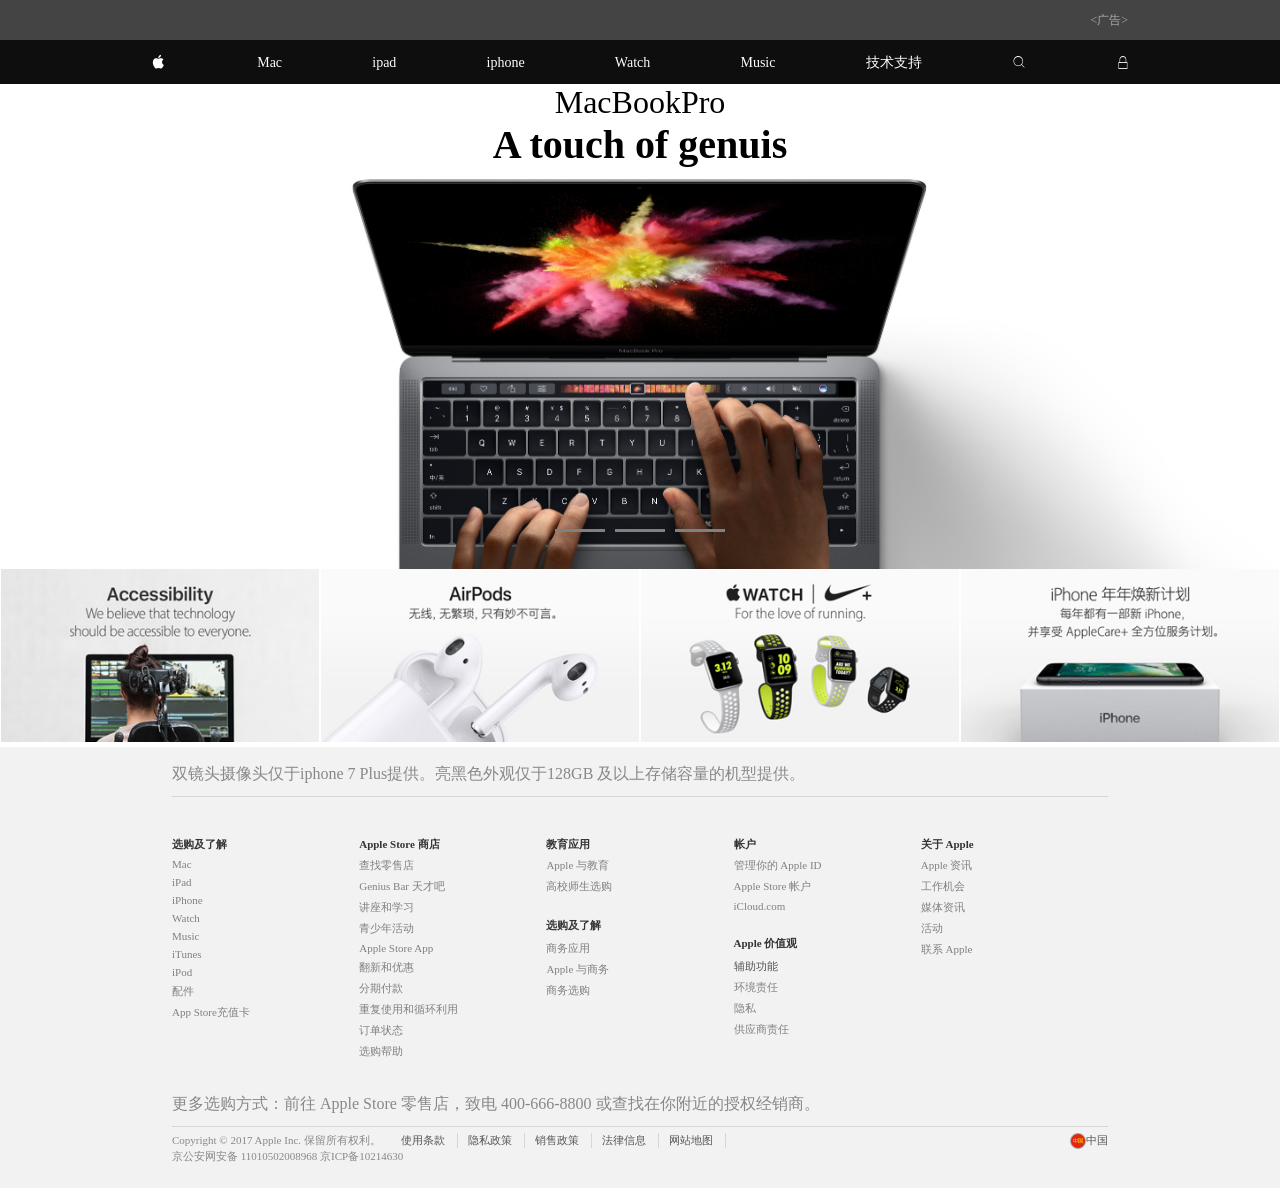
<file: apple/index.html>
<!DOCTYPE html>
<html lang="en">
    <head>
        <meta charset="utf-8">
        <link rel="stylesheet" type="text/css" href="css/base.css">
        <link rel="stylesheet" type="text/css" href="css/main.css">
        <link rel="stylesheet" href="css/iconfont.css">
    </head>
    <body>
    
	<header>
	     	<div class="header-top">
	     	   <main>
	     		  <div> <广告> </div>
	     	   </main>
	     	</div>
	     	<!-- 广告结束 -->
	     	<!-- 导航开始 -->
	     	<nav >
	     	  <div class="nav-main">
	     	  	 <ul class="max-nav">
	     	  	  	<li class="iconfont"><a href="">&#xe600;</a></li>
	     	  	  	<li><a href="">Mac</a></li>
	     	  	  	<li><a href="">ipad</a></li>
	     	  	  	<li><a href="">iphone</a></li>
	     	  	  	<li><a href="">Watch</a></li>
	     	  	  	<li><a href="">Music</a></li>
	     	  	  	<li><a href="">技术支持</a></li>
	     	  	  	<li class="iconfont"><a href="">&#xe624;</a></li>
	     	  	  	<li class="iconfont"><a href="">&#xe7cb;</a></li>
	     	  	  </ul>
	              <ul class="min-nav">
	     	  	  	<li class="iconfont"><a href="">&#xe619;</a></li>
	     	  	  	<li class="iconfont "><a href="">&#xe600;</a></li>
	     	  	  	<li class="iconfont"><a href="">&#xe7cb;</a></li>
	     	  	  </ul>
	     	  </div>	
	     	</nav>
	</header>
     	<!-- banner开始 -->	
		<div class="banner">
     		<div class="banner-main">
     			<a href="" class="a1">
     				<div class="iphone">MacBookPro</div>
     				<div class="touchzi">A touch of genuis</div>
     				<div class="lunbo"></div>
     				<div class="lunbo lunbozuo"></div>
     				<div class="lunbo lunboyou"></div>
     			</a>
     			<a href="">
	     			<div class="banner-btn1">
	     				<div class="banner-left"> < </div>
	     			</div>
     		    </a>
     		    <a href="">
	     			<div class="banner-btn2"> 
	     				<div class="banner-right"> > </div>
	     			 </div>
     			</a>
     		</div>    		
     	</div>
<!-- banner结束 -->
<!-- tuwen开始-->
  <div class="tuwen">
  	 <ul class="max-tuwen">
  	 	<li>
  	 		<a href=""><img src="img/accessibility_large.jpg"></a>
  	 	</li>
  	 	<li>
  	 		<a href=""><img src="img/airpods_large.jpg"></a>
  	 	</li>
  	 	<li>
  	 		<a href=""><img src="img/nike_watch_large.jpg"></a>
  	 	</li>
  	 	<li>
  	 		<a href=""><img src="img/iphone_upgrade_large.jpg"></a>
  	 	</li>
  	 </ul>
  	 <ul class="zhong-tuwen">
  	 	<li>
  	 		<a href=""><img src="img/accessibility_medium.jpg"></a>
  	 	</li>
  	 	<li>
  	 		<a href=""><img src="img/airpods_medium.jpg"></a>
  	 	</li>
  	 	<li>
  	 		<a href=""><img src="img/nike_watch_medium.jpg"></a>
  	 	</li>
  	 	<li>
  	 		<a href=""><img src="img/iphone_upgrade_medium.jpg"></a>
  	 	</li>
  	 </ul>
  	 <ul class="min-tuwen">
  	 	<li>
  	 		<a href=""><img src="img/accessibility_small.jpg"></a>
  	 	</li>
  	 	<li>
  	 		<a href=""><img src="img/airpods_small.jpg"></a>
  	 	</li>
  	 	<li>
  	 		<a href=""><img src="img/nike_watch_small.jpg"></a>
  	 	</li>
  	 	<li>
  	 		<a href=""><img src="img/iphone_upgrade_small.jpg"></a>
  	 	</li>
  	 </ul>
  </div>
<!-- 大底开始  -->
<footer class="zhengchangf">
  <div class="footer-main">
  	<div class="footer-top">
  		<div class="footer-topzi">双镜头摄像头仅于iphone 7 Plus提供。亮黑色外观仅于128GB 及以上存储容量的机型提供。</div>
  	</div>
  	<div class="footer-main1">
  		<div class="mainkuang">
  			<h6>选购及了解</h6>
  			<ul>
  				<li><a href="">Mac</a></li>
  				<li><a href="">iPad</a></li>
  				<li><a href="">iPhone</a></li>
  				<li><a href="">Watch</a></li>
  				<li><a href="">Music</a></li>
  				<li><a href="">iTunes</a></li>
  				<li><a href="">iPod</a></li>
  				<li><a href="">配件</a></li>
  				<li><a href="">App Store充值卡</a></li>
  			</ul>
  		</div>
  		<div class="mainkuang">
  			<h6>Apple Store 商店</h6>
  			<ul>
  				<li><a href="">查找零售店</a></li>
  				<li><a href="">Genius Bar 天才吧</a></li>
  				<li><a href="">讲座和学习</a></li>
  				<li><a href="">青少年活动</a></li>
  				<li><a href="">Apple Store App</a></li>
  				<li><a href="">翻新和优惠</a></li>
  				<li><a href="">分期付款</a></li>
  				<li><a href="">重复使用和循环利用</a></li>
  				<li><a href="">订单状态</a></li>
  				<li><a href="">选购帮助</a></li>
  			</ul>
  		</div>
  		<div class="mainkuang">
  			<h6>教育应用</h6>
  			<ul>
  				<li><a href="">Apple 与教育</a></li>
  				<li><a href="">高校师生选购</a></li>
  				<br>
  			<h6>选购及了解</h6>
  				<li style="margin-top: 23px;"><a href="">商务应用</a></li>
  				<li><a href="">Apple 与商务</a></li>
  				<li><a href="">商务选购</a></li>
  			</ul>
  		</div>
  		<div class="mainkuang">
  			<h6>帐户</h6>
  			<ul>
  				<li><a href="">管理你的 Apple ID</a></li>
  				<li><a href="">Apple Store 帐户</a></li>
  				<li><a href="">iCloud.com</a></li>
  				<br>
  			<h6> Apple 价值观</h6>
  				<li style="margin-top: 23px;">辅助功能 </li>
  				<li><a href=""> 环境责任</a></li>
  				<li><a href=""> 隐私</a></li>
  				<li><a href="">供应商责任</a></li>
  			</ul>
  		</div>
  		<div class="mainkuang" >
  			<h6>关于 Apple</h6>
  			<ul>
  				<li><a href="">Apple 资讯</a></li>
  				<li><a href="">工作机会</a></li>
  				<li><a href="">媒体资讯</a></li>
  				<li><a href="">活动</a></li>
  				<li><a href="">联系 Apple</a></li>
  			</ul>
  		</div>
  	</div>
  	<div class="footer-xia">
  		<div class="footer-xiazi">更多选购方式：前往 Apple Store 零售店，致电 400-666-8800 或查找在你附近的授权经销商。</div>
  	</div>
  	<div class="footer-top1">
  		<div class="quanli">
  			<div class="quanlizi">Copyright © 2017 Apple Inc. 保留所有权利。</div>
  		</div>
  		<div class="yinsi">
  		  <a href="" class="yinsizi">使用条款</a>   
  			<a href="" class="yinsizi">隐私政策</a>
  			<a href="" class="yinsizi"> 销售政策</a>
  			<a href="" class="yinsizi"> 法律信息</a>
  			<a href="" class="yinsizi"> 网站地图</a>
  		</div>
  		<div class="zhongguo">
  			<img src="img/china.png">
  			<div class="zhongguozi">中国</div>
  		</div>

    </div>
  		<div class="zuihou">
        <div class="zuihouzi">京公安网安备 11010502008968 京ICP备10214630</div>
      </div>
    
  	</div>
    <div style="width: 100%;height: 20px;"></div>
  </footer>
<!-- 大底结束  -->
<!-- 小底开始 -->
  <div class="min-footer">
  	 <div class="min-footer-top">
  		<div class="min-footer-topzi">双镜头摄像头仅于iphone 7 Plus提供。亮黑色外观仅于128GB 及以上存储容量的机型提供。</div>
  	</div>
  	<div class="xuangou">
  		<div class="xuangouzi">选购及了解</div>
  		<div class="jiahao"> + </div>
  	</div>
  	<div class="xuangou">
  		<div class="xuangouzi">Apple Store 商店</div>
  		<div class="jiahao"> + </div>
  	</div>
  	<div class="xuangou">
  		<div class="xuangouzi">教育应用</div>
  		<div class="jiahao"> + </div>
  	</div>
  	<div class="xuangou">
  		<div class="xuangouzi">选购及了解</div>
  		<div class="jiahao"> + </div>
  	</div>
  	<div class="xuangou">
  		<div class="xuangouzi">Apple 价值观</div>
  		<div class="jiahao"> + </div>
  	</div>
  	<div class="xuangou">
  		<div class="xuangouzi">账户</div>
  		<div class="jiahao"> + </div>
  	</div>
  	<div class="xuangou">
  		<div class="xuangouzi">关于Store</div>
  		<div class="jiahao"> + </div>
  	</div>
  	<div class="min-footer-xia">
  		<div class="min-footer-xiazi">更多选购方式：前往 Apple Store 零售店，致电 400-666-8800 或查找在你附近的授权经销商。</div>
  	</div>
  	<div class="zhongguoxia">
  			<img src="img/china.png">
  			<div class="zhongguozixia">中国</div>
  	</div>
    <div class="quanlixia">
  			<div class="quanlizixia">Copyright © 2017 Apple Inc. 保留所有权利。</div>
  		</div>
  	<div class="yinsixia">
  		    <a href="" class="yinsizixia">使用条款</a>   
  			<a href="" class="yinsizixia">隐私政策</a>
  			<a href="" class="yinsizixia"> 销售政策</a>
  			<a href="" class="yinsizixia"> 法律信息</a>
  			<a href="" class="yinsizixia"> 网站地图</a>
  	</div>
  	<div class="zuihouxia">
  			<div class="zuihouzixia">京公安网安备 11010502008968 京ICP备10214630</div>
  		</div>
  </div>
    </body>
</html>
</file>
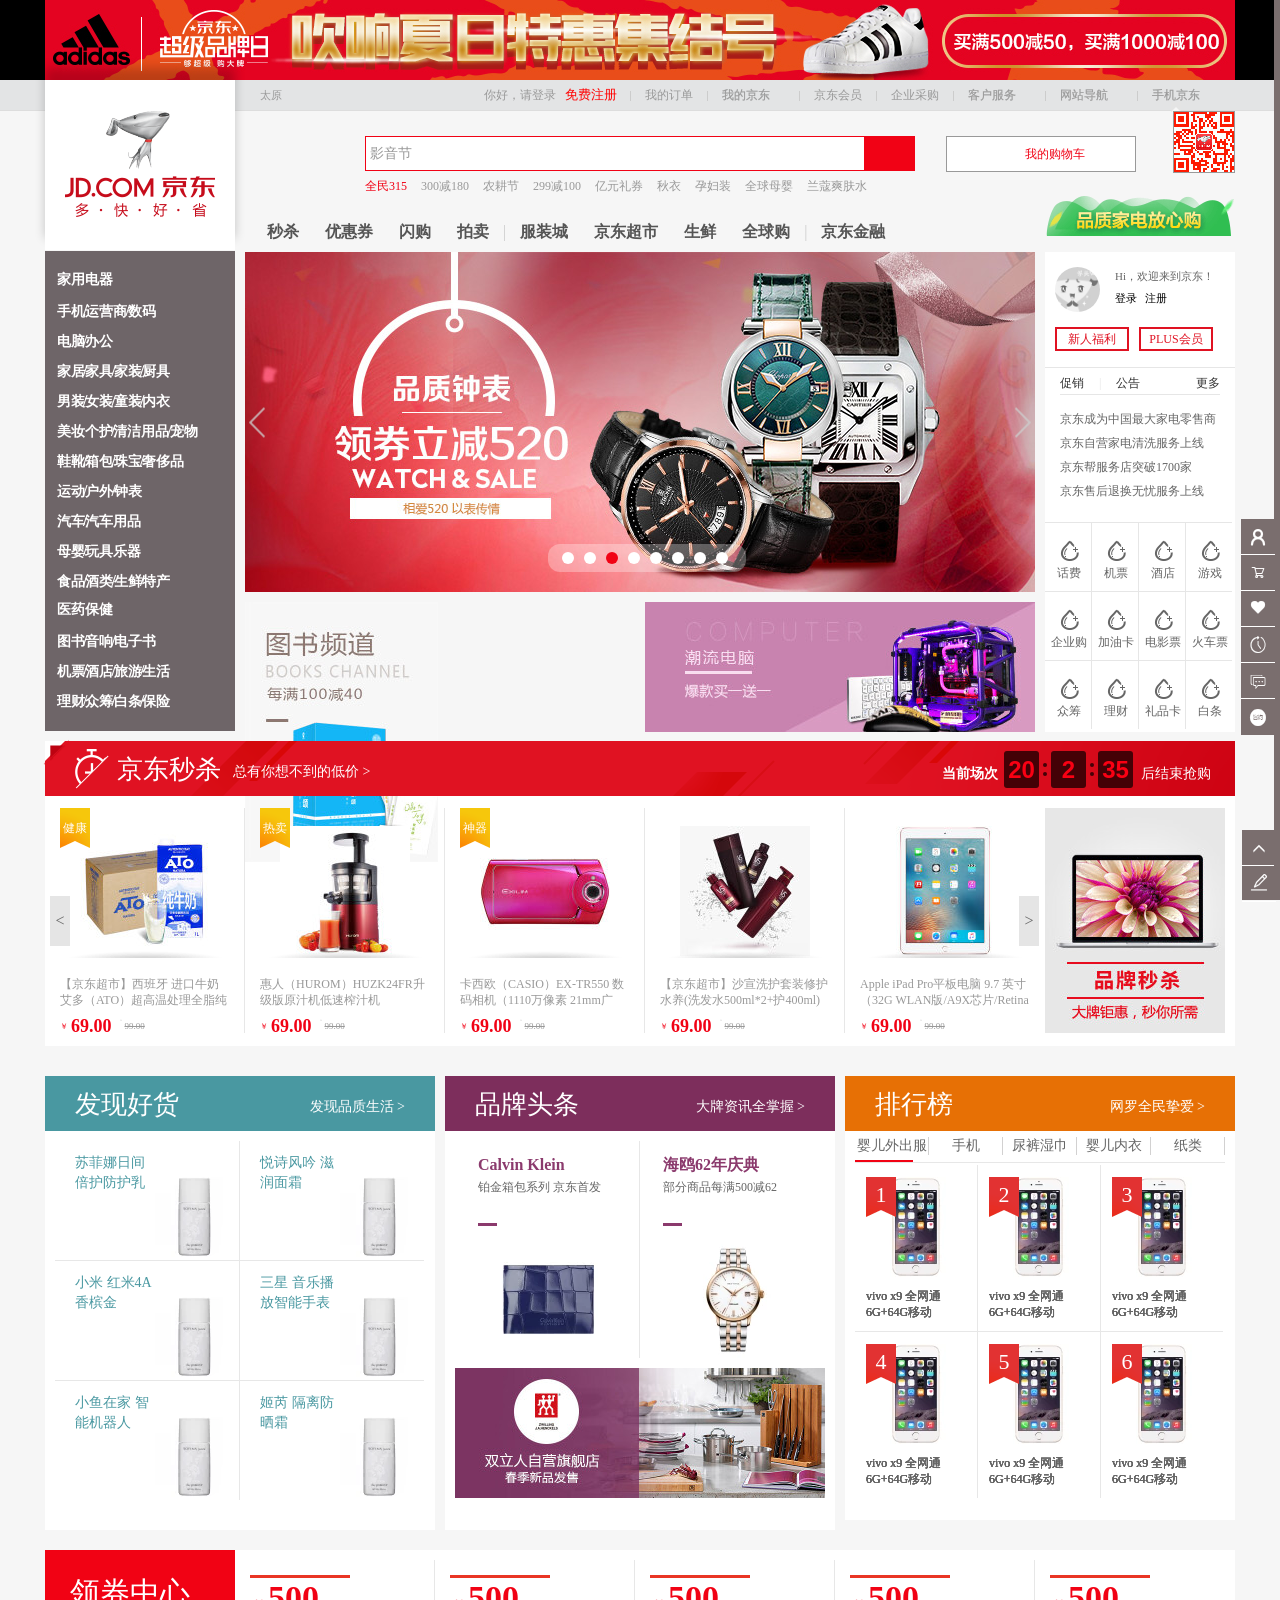
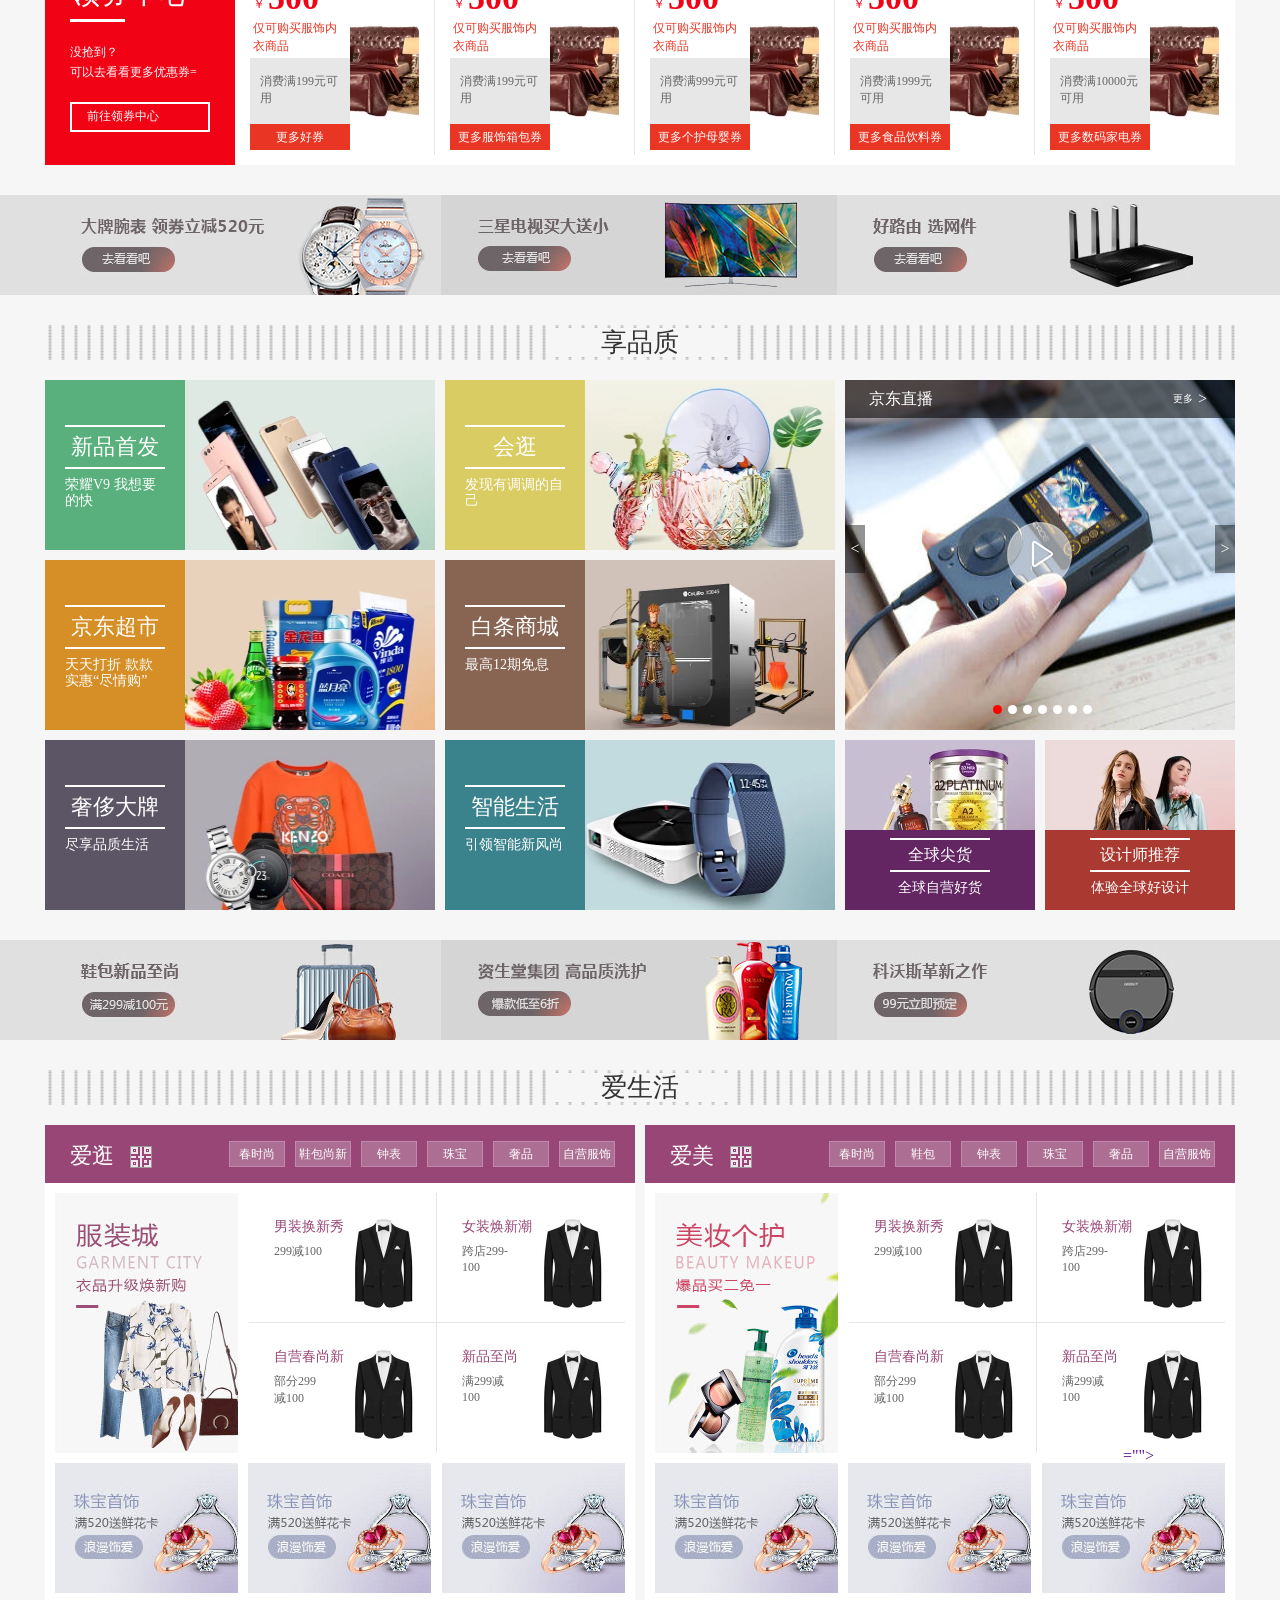
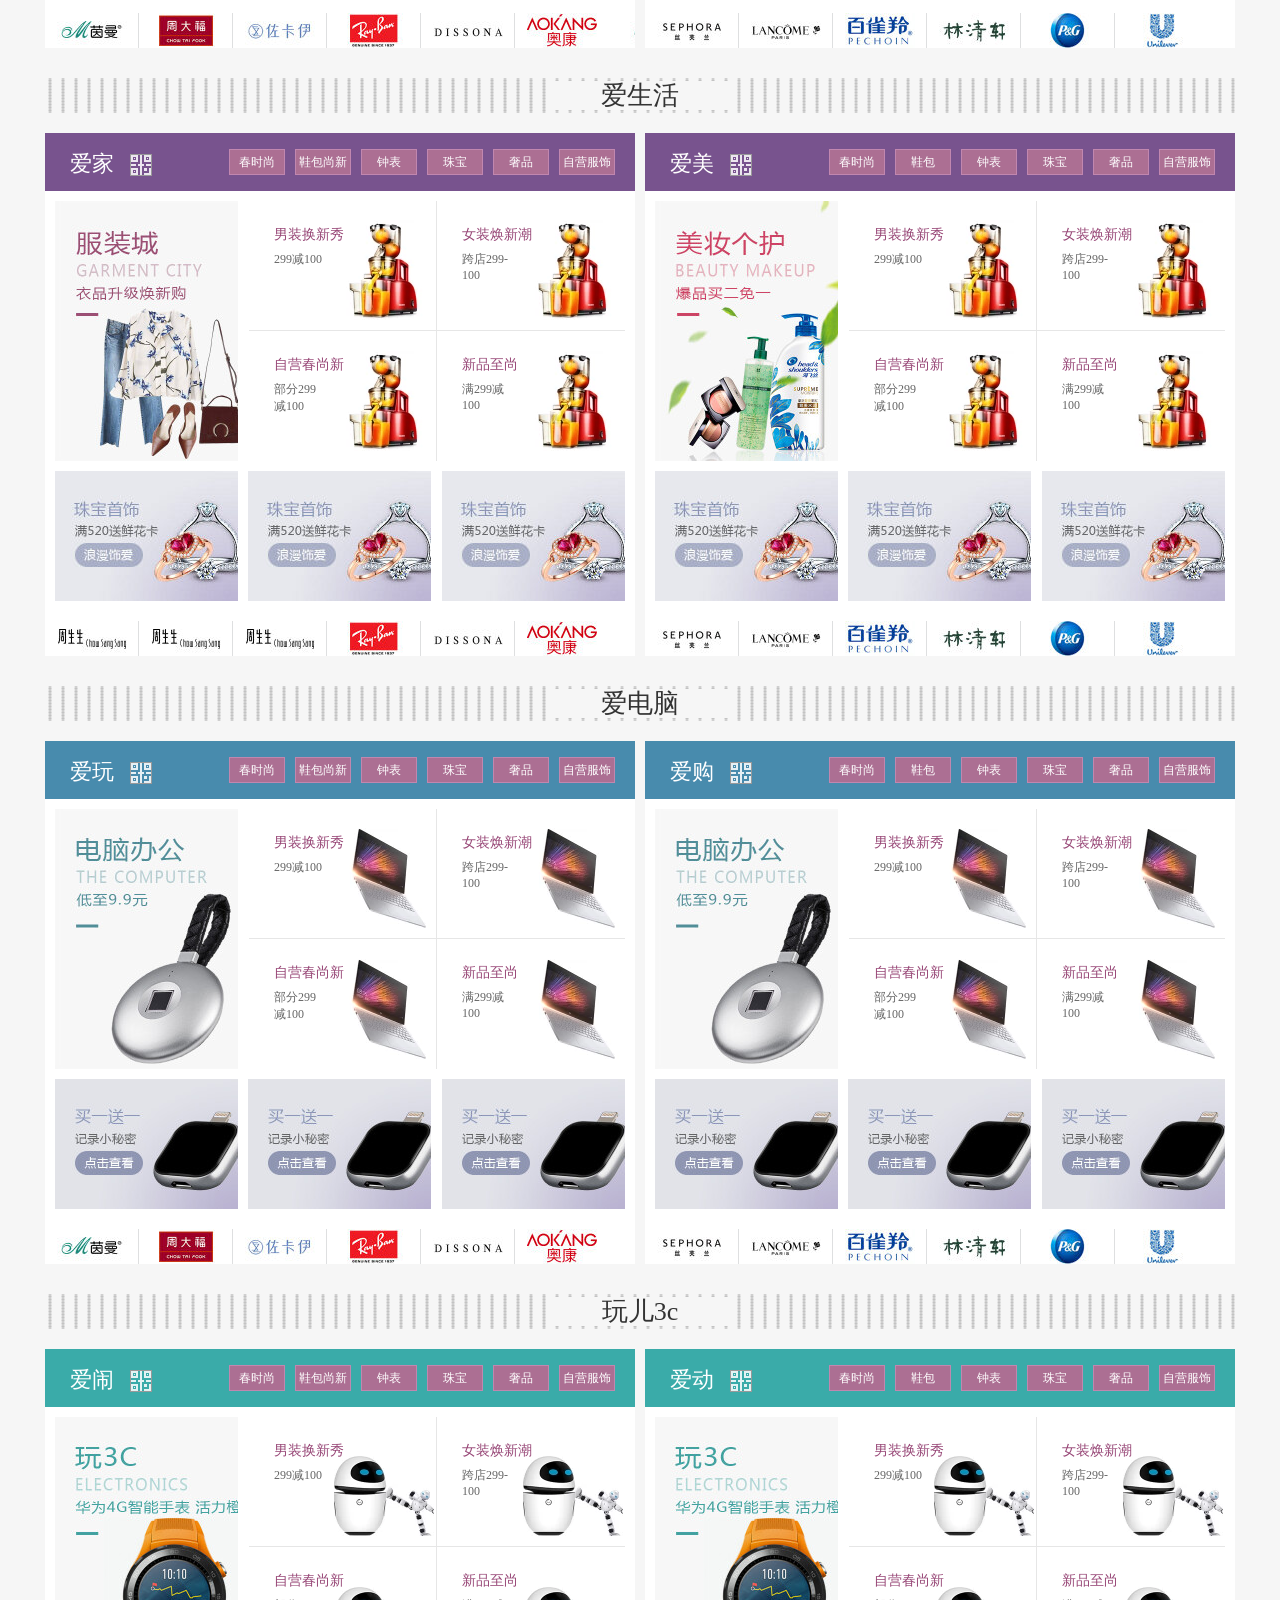
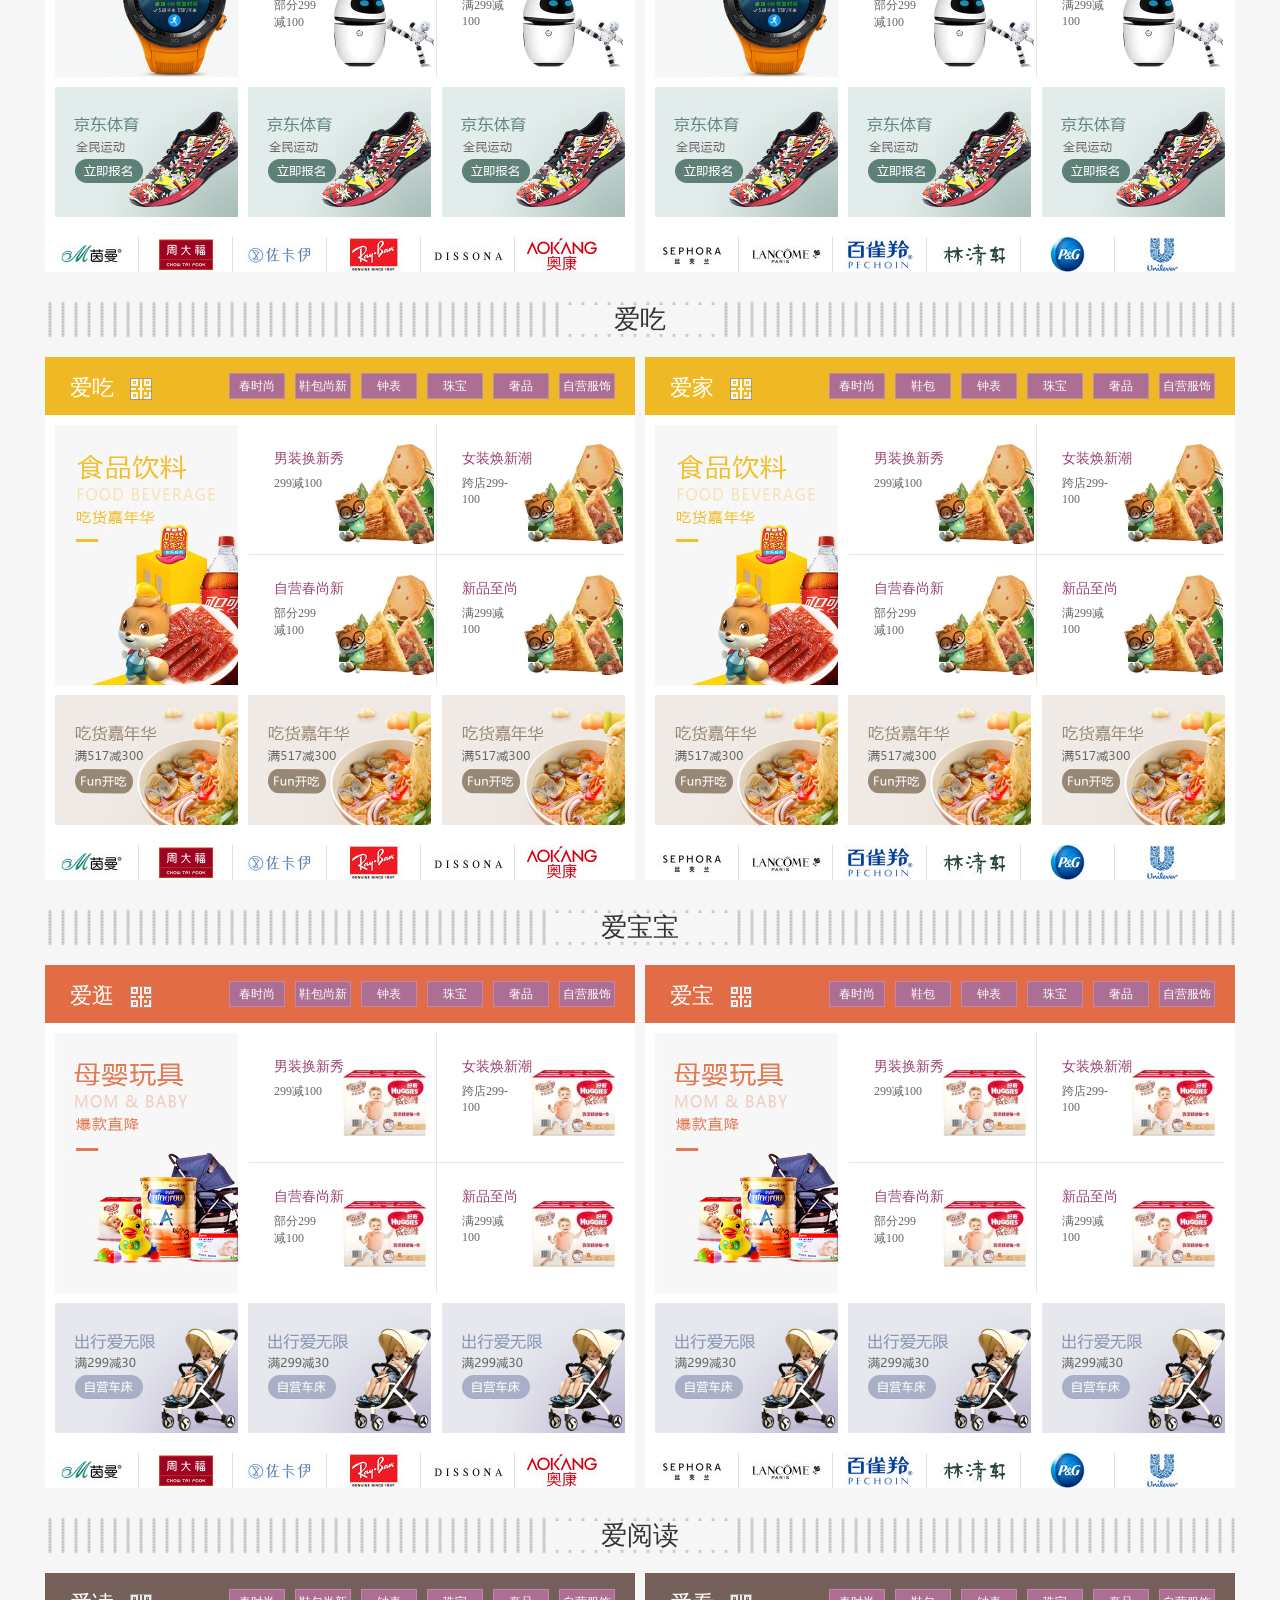
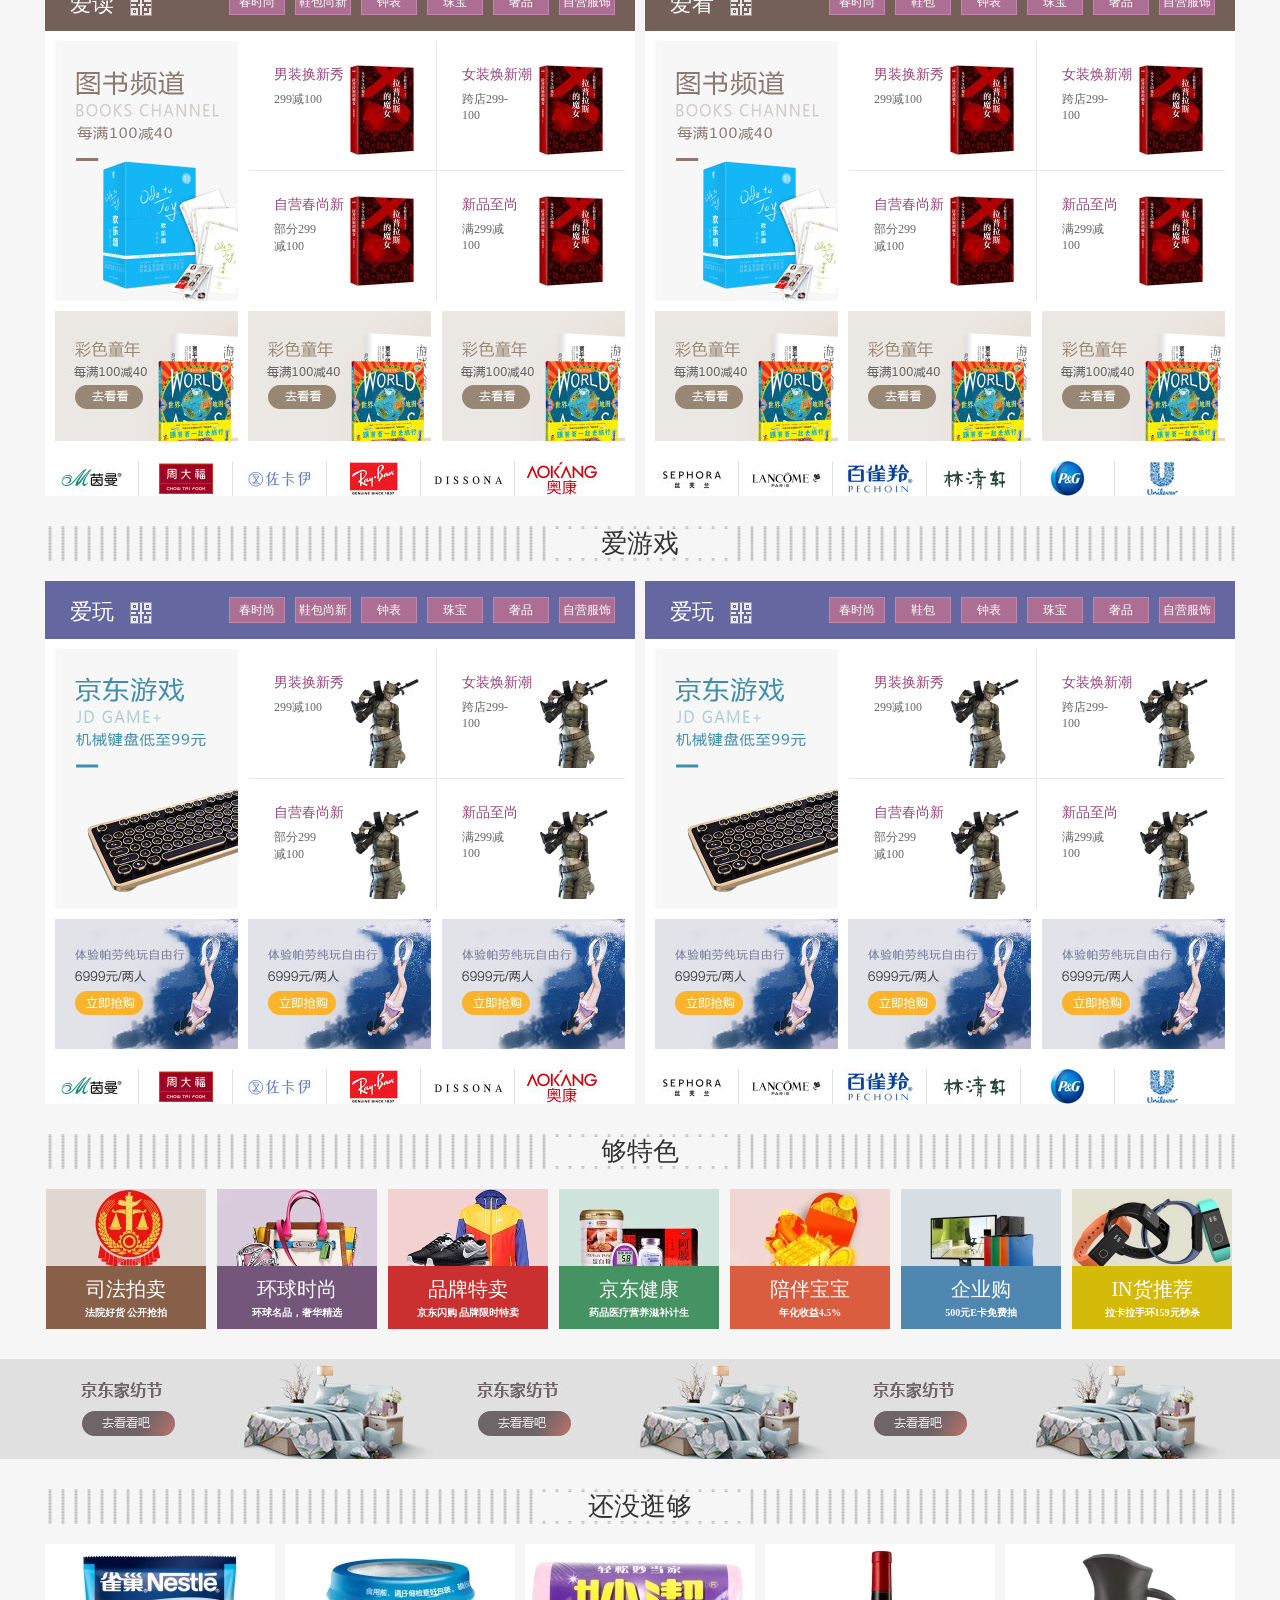
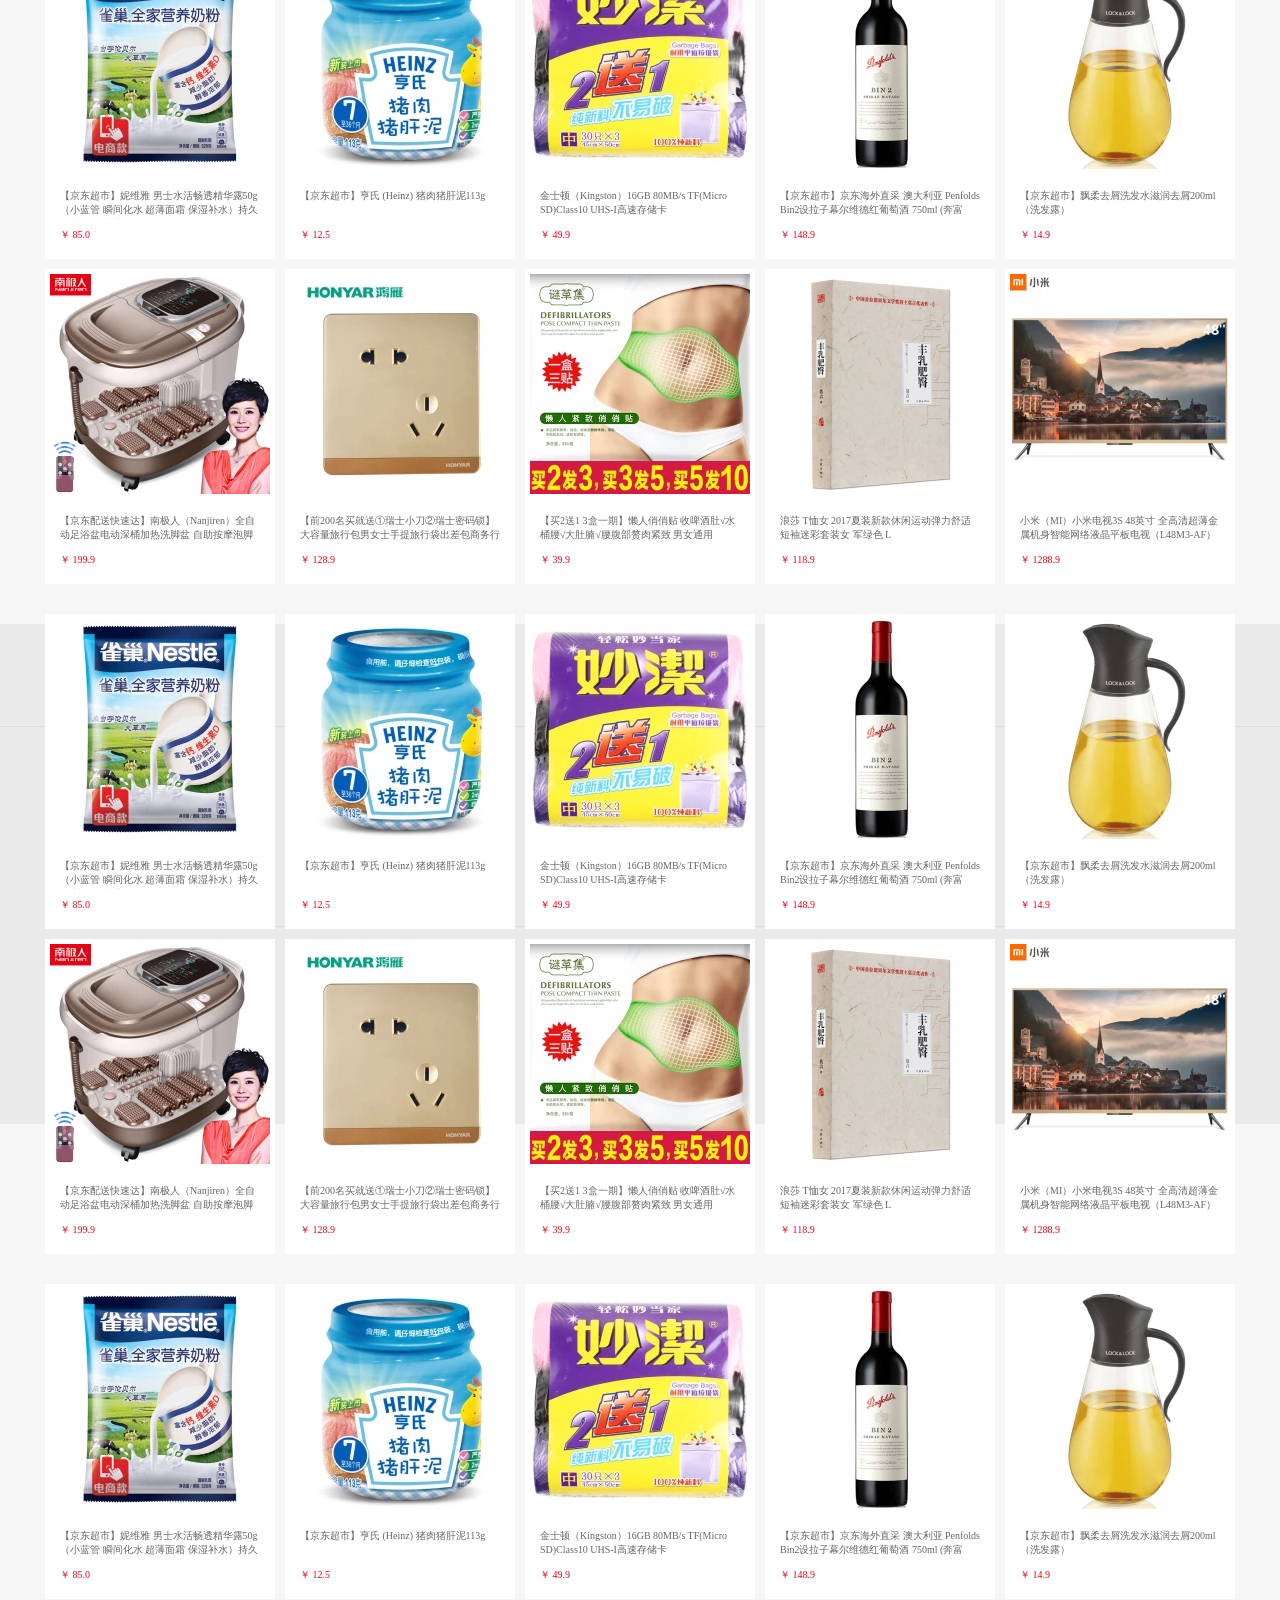
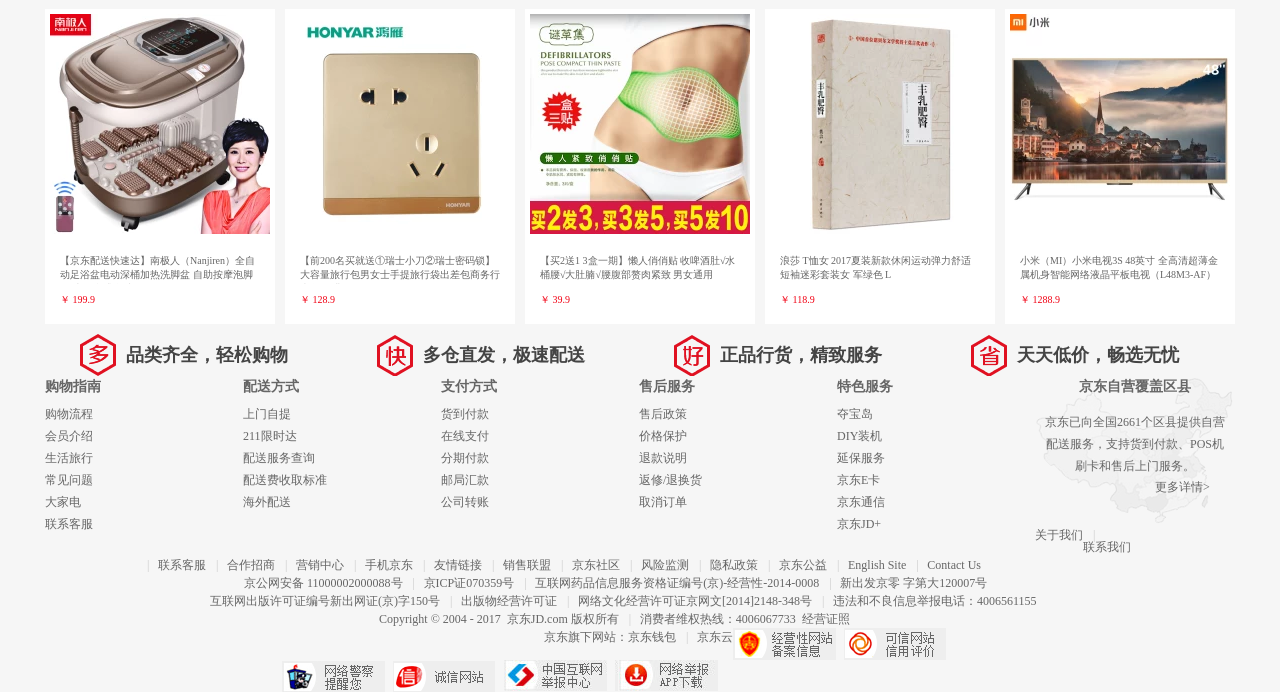
<file: jingdong/index.html>
<!doctype html>
<html lang="en">
<head>
	<meta charset="UTF-8">
	<title>京东</title>
	<link rel="stylesheet" href="css/main.css">
	<link rel="stylesheet" href="css/base.css">
	<link rel="stylesheet" href="http://at.alicdn.com/t/font_j8gvvfl7kqjgu8fr.css">
	<link rel="stylesheet" href="http://at.alicdn.com/t/font_9ygqxrvqw06yldi.css">
	<link rel="stylesheet" href="http://at.alicdn.com/t/font_l12neezb3x7s0pb9.css">
	<link rel="stylesheet" type="text/css" href="http://at.alicdn.com/t/font_om4auo4jxl84cxr.css">
	<link rel="stylesheet" href="http://at.alicdn.com/t/font_l12neezb3x7s0pb9.css">
</head>
<body>
	<nav>
		<div class="nk">
			<div class="ggg">
				<img src="img/logo_s.v2.png" alt="">
			</div>
			<input type="text" placeholder="乐视414">
			<div class="submit iconfont">&#xe634;</div>
		</div>
	</nav>
	<!-- 顶部开始 -->
	<div class="ding">
		<div class="nk">
			<img src="img/bjc.jpg" alt="">
		</div>
	</div>
	<header>
		<div class="nk clear">
			<div class="nk_z">
				<ul class="dizhikuai">
					<li class="iconfont icon-dingwei"></li>
					<li class="dizhi">太原</li>
					<div class="zhezhao">
						<ul>
							<li>北京</li>
							<li>北京</li>
							<li>北京</li>
							<li>北京</li>
							<li>北京</li>
						</ul>
						<ul>
							<li>杭州</li>
							<li>杭州</li>
							<li>杭州</li>
							<li>杭州</li>
							<li>杭州</li>
						</ul>
						<ul>
							<li>武乡</li>
							<li>武乡</li>
							<li>武乡</li>
							<li>武乡</li>
							<li>武乡</li>
						</ul>
						<ul>
							<li>湖南</li>
							<li>湖南</li>
							<li>湖南</li>
							<li>湖南</li>
							<li>湖南</li>
						</ul>
						<ul>
							<li>郑州</li>
							<li>郑州</li>
							<li>郑州</li>
							<li>郑州</li>
							<li>郑州</li>
						</ul>
						<ul>
							<li>海南</li>
							<li>海南</li>
							<li>海南</li>
							<li>海南</li>
							<li>海南</li>
						</ul>
						<ul>
							<li>台湾</li>
							<li>台湾</li>
							<li>台湾</li>
							<li>台湾</li>
							<li>台湾</li>
						</ul>

					</div>
				</ul>
			</div>
			<div class="right">
					<a href=""><div class="dl">你好，请登录</div></a>
					<a href=""><div class="zc">免费注册</div></a>
					<span></span>
					<a href=""><div class="dl">我的订单</div></a>
					<span></span>
					<a href=""><div class="dls iconfont">我的京东 &#xe66f;
						<div class="jdd">
							<div class="jds">
								<div class="jdsx">待处理订单</div>
								<div class="jdsx">返修退换货</div>
								<div class="jdsx">降价商品</div>
								<div class="jdsx">消息</div>
								<div class="jdsx">我的问答</div>
								<div class="jdsx">我的关注</div>
							</div>
							<div class="jds2">
								<div class="jdsx">待处理订单</div>
								<div class="jdsx">返修退换货</div>
								<div class="jdsx">降价商品</div>
								<div class="jdsx">消息</div>
							</div>
						</div>
					</div></a>
					<span></span>
					<a href=""><div class="dl">京东会员</div></a>
					<span></span>
					<a href=""><div class="dl">企业采购</div></a>
					<span></span>
					<a href=""><div class="dls2 iconfont">客户服务 &#xe66f;
						<div class="kkkh">
							<div class="item-client">客户</div>
							<div class="kh-s clear">
							<div class="items">
								<a href="">帮助中心</a>
							</div>
							<div class="items">
								<a href="">售后服务</a>
							</div>
							<div class="items">
								<a href="">在线客服</a>
							</div>
							<div class="items">
								<a href="">意见建议</a>
							</div>
							<div class="items">
								<a href="">电话客服</a>
							</div>
							<div class="items">
								<a href="">客服邮箱</a>
							</div>
							<div class="items">
								<a href="">金融咨询</a>
							</div>
							</div>
							<div class="item-business">商户</div>
							<div class="kehui clear">
							<div class="items">
								<a href="">合作招商</a>
							</div>
							<div class="items">
								<a href="">京东商学院</a>
							</div>
							</div>
						</div>
					</div></a>
					<span></span>
					<a href=""><div class="dls3 iconfont">网站导航 &#xe66f;
					<div class="gjs">
							<dl>
								<dt>特色主题</dt>
								<dd>
									<div class="items">
										<a href="">品牌头条</a>
									</div>
									<div class="items">
										<a href="">发现好货</a>
									</div>
									<div class="items">
										<a href="">京东预售</a>
									</div>
									<div class="items">
										<a href="">尖er货</a>
									</div>
									<div class="items">
										<a href="">京东使用</a>
									</div>
									<div class="items">
										<a href="">港澳售</a>
									</div>
									<div class="items">
										<a href="">优惠券</a>
									</div>
									<div class="items">
										<a href="">闪购</a>
									</div>
									<div class="items">
										<a href="">京东会员</a>
									</div>
									<div class="items">
										<a href="">秒杀</a>
									</div>
									<div class="items">
										<a href="">定期送</a>
									</div>
									<div class="items">
										<a href="">装机大师</a>
									</div>
									<div class="items">
										<a href="">新奇特</a>
									</div>
									<div class="items">
										<a href="">企业金融服务</a>
									</div>
									<div class="items">
										<a href="">礼品购</a>
									</div>
									<div class="items">
										<a href="">智能馆</a>
									</div>
									<div class="items">
										<a href="">0元评测</a>
									</div>
									<div class="items">
										<a href="">In货推荐</a>
									</div>
									<div class="items">
										<a href="">北京老字号</a>
									</div>
									<div class="items">
										<a href="">买什么</a>
									</div>
								</dd>							
							</dl>
							<dl class="info2">
								<dt>行业频道</dt>
								<dd>
									<div class="items">
										<a href="">服装城</a>
									</div>
									<div class="items">
										<a href="">家用电器</a>
									</div>
									<div class="items">
										<a href="">电脑办公</a>
									</div>
									<div class="items">
										<a href="">手机</a>
									</div>
									<div class="items">
										<a href="">美妆馆</a>
									</div>
									<div class="items">
										<a href="">食品</a>
									</div>
									<div class="items">
										<a href="">智能数码</a>
									</div>
									<div class="items">
										<a href="">母婴</a>
									</div>
									<div class="items">
										<a href="">家装城</a>
									</div>
									<div class="items">
										<a href="">运动户外</a>
									</div>
									<div class="items">
										<a href="">整车</a>
									</div>
									<div class="items">
										<a href="">图书</a>
									</div>
									<div class="items">
										<a href="">农资频道</a>
									</div>
									<div class="items">
										<a href="">京东智能</a>
									</div>
									<div class="items">
										<a href="">玩3C</a>
									</div>
								</dd>							
							</dl>
							<dl class="info2">
								<dt>生活服务</dt>
								<dd>
									<div class="items">
										<a href="">京东众筹</a>
									</div>
									<div class="items">

									<a href="">白条</a>
									</div>
									<div class="items">
										<a href="">京东金融APP</a>
									</div>
									<div class="items">
										<a href="">京东小金库</a>
									</div>
									<div class="items">
										<a href="">理财</a>
									</div>
									<div class="items">
										<a href="">话费</a>
									</div>
									<div class="items">
										<a href="">旅行</a>
									</div>
									<div class="items">
										<a href="">彩票</a>
									</div>
									<div class="items">
										<a href="">机票</a>
									</div>
									<div class="items">
										<a href="">酒店</a>
									</div>
									<div class="items">
										<a href="">电影票</a>
									</div>
									<div class="items">
										<a href="">水电煤</a>
									</div>
									<div class="items">
										<a href="">京东到家</a>
									</div>
									<div class="items">
										<a href="">京东微联</a>
									</div>
									<div class="items">
										<a href="">京东众测</a>
									</div>
									
								</dd>							
							</dl>
							<dl class="info2">
								<dt>更多精选</dt>
								<dd>
									<div class="items">
										<a href="">京东社区</a>
									</div>
									<div class="items">

									<a href="">京东通信</a>
									</div>
									<div class="items">
										<a href="">在线读书</a>
									</div>
									<div class="items">
										<a href="">京东E卡</a>
									</div>
									<div class="items">
										<a href="">智能社区</a>
									</div>
									<div class="items">
										<a href="">游戏社区</a>
									</div>
									<div class="items">
										<a href="">京友邦</a>
									</div>
									<div class="items">
										<a href="">合作招商</a>
									</div>
									<div class="items">
										<a href="">企业采购</a>
									</div>
									<div class="items">
										<a href="">服务市场</a>
									</div>
									<div class="items">
										<a href="">乡村招募</a>
									</div>
									<div class="items">
										<a href="">校园加盟</a>
									</div>
									<div class="items">
										<a href="">办公生活馆</a>
									</div>
									<div class="items">
										<a href="">知识产权维权</a>
									</div>
									<div class="items">
										<a href="">English Site</a>
									</div>
									
								</dd>													
							</dl>
						</div>
					</div></a>
					<span></span>
					<a href=""><div class="dl iconfont">手机京东
						<div class="xiabiao"></div>
						<div class="erweima"></div>
					</div></a>
				</div>
		</div>
	</header>
	<!-- 顶部结束 -->


	<!-- 主导航开始 -->
	<div class="mainNavarea">
		<div class="nk">
			<div class="mainNav">
				<div class="logobox"></div>
				<div class="mN_s clear">
					<div class="sousuobox clear">
						<input type="" class="serch"  value="影音节">
						<div class="sousuobtn">
							<a href="">
								<div class="iconfont icon-fangdajing"></div>
							</a>	
						</div>
					</div>
					<div class="gouwu clear">
						<div class="gw_b">
							<div class="iconfont icon-msnui-cart"></div>
						</div>
						<div class="gw_z">
							<a href="">我的购物车</a>
						</div>
						<div class="gouwulis">
							<div class="gouwulistu">
								<img src="img/ad.png" alt="">
							</div>
							<p>购物车中还没有商品,赶快选够吧</p>
						</div>
					</div>
					<div class="ewm"></div>
				</div>
				<div class="mN_z">
					<a href="">全民315</a>
					<a href="">300减180</a>
					<a href="">农耕节</a>
					<a href="">299减100</a>
					<a href="">亿元礼券</a>
					<a href="">秋衣</a>
					<a href="">孕妇装</a>
					<a href="">全球母婴</a>
					<a href="">兰蔻爽肤水</a>
				</div>
				<div class="mN_xx clear">
					<div class="mN_x">
						<a href="">秒杀</a>
						<a href="">优惠券</a>
						<a href="">闪购</a>
						<a href="">拍卖</a>
						<span>|</span>
						<a href="">服装城</a>
						<a href="">京东超市</a>
						<a href="">生鲜</a>
						<a href="">全球购</a>
						<span>|</span>
						<a href="">京东金融</a>
					</div>
					<div class="mN_tu">
						<a href="">
							<img src="img/58c01fabN6df678a6.png" alt="">
						</a>
					</div>
				</div>
			</div>
		</div>
	</div>
	<!-- 主导航结束 -->




	<!-- banner开始 -->
	<div class="bannerarea">
		<div class="nk">
			<div class="bannerbox clear">
				<div class="ban_z">
					<ul>
						<li>
							<a href="">家用电器</a>
							<div class="bannerlist clear">
								<div class="xzliszuo">
										<div class="zuolist">
											<div class="zzcc">整车&nbsp;></div>
											<div class="zzcc2">
												<a href="" class="xllist xllist1">年年换新车</a>
												<a href="" class="xllist">车秒贷</a>
												<a href="" class="xllist">定金购车</a>
												<a href="" class="xllist">新能源汽车</a>
												<a href="" class="xllist">轿车</a>
												<a href="" class="xllist">SUV</a>
												<a href="" class="xllist">MPV</a>
												<a href="" class="xllist">小型车</a>
											</div>
										</div>
										<div class="zuolist">
											<div class="zzcc">座垫脚垫></div>
											<div class="zzcc2">
												<a href="" class="xllist xllist1">春季座垫</a>
												<a href="" class="xllist">汽车脚垫</a>
												<a href="" class="xllist">专用座垫</a>
												<a href="" class="xllist">专用座套</a>
												<a href="" class="xllist">女性座垫</a>
												<a href="" class="xllist">通用座垫</a>
											</div>
										</div>
										<div class="zuolist">
											<div class="zzcc">机油轮胎></div>
											<div class="zzcc2">
												<a href="" class="xllist xllist1">全合成机油</a>
												<a href="" class="xllist">半合成机油</a>
												<a href="" class="xllist xllist1">矿物质机油</a>
												<a href="" class="xllist">15寸轮胎</a>
												<a href="" class="xllist">16寸轮胎</a>
												<a href="" class="xllist">17寸轮胎</a>
											</div>
										</div>
										<div class="zuolist">
											<div class="zzcc">电子导航></div>
											<div class="zzcc2">
												<a href="" class="xllist xllist1">行车记录仪</a>
												<a href="" class="xllist">安全预警仪</a>
												<a href="" class="xllist xllist1">后视镜导航</a>
												<a href="" class="xllist xllist1">车载导航</a>
												<a href="" class="xllist">便携式导航</a>
												<a href="" class="xllist">GPS定位</a>
											</div>
										</div>
										<div class="zuolist">
											<div class="zzcc">车载电器></div>
											<div class="zzcc2">
												<a href="" class="xllist xllist1">空气净化器</a>
												<a href="" class="xllist">吸尘器</a>
												<a href="" class="xllist">车载冰箱</a>
												<a href="" class="xllist">车载MP3</a>
												<a href="" class="xllist">逆变器</a>
												<a href="" class="xllist">手机充电器</a>
												<a href="" class="xllist">车载蓝牙</a>
											</div>
										</div>
										<div class="zuolist">
											<div class="zzcc">维修保养></div>
											<div class="zzcc2">
												<a href="" class="xllist xllist1">汽配城</a>
												<a href="" class="xllist">雨刮器</a>
												<a href="" class="xllist xllist1">空调滤芯</a>
												<a href="" class="xllist xllist1">机油滤芯</a>
												<a href="" class="xllist">空气滤芯</a>
												<a href="" class="xllist">刹车片</a>
												<a href="" class="xllist xllist1">刹车盘</a>
												<a href="" class="xllist">火花塞</a>
											</div>
										</div>
										<div class="zuolist">
											<div class="zzcc">美容清洗></div>
											<div class="zzcc2">
												<a href="" class="xllist">年年换新车</a>
												<a href="" class="xllist">车秒贷</a>
												<a href="" class="xllist">定金购车</a>
												<a href="" class="xllist  xllist1">新能源汽车</a>
												<a href="" class="xllist">轿车</a>
												<a href="" class="xllist">SUV</a>
												<a href="" class="xllist">MPV</a>
												<a href="" class="xllist">小型车</a>
											</div>
										</div>
										<div class="zuolist">
											<div class="zzcc">汽车装饰></div>
											<div class="zzcc2">
												<a href="" class="xllist xllist1">香水</a>
												<a href="" class="xllist">挂件</a>
												<a href="" class="xllist">手机支架</a>
												<a href="" class="xllist">把件</a>
												<a href="" class="xllist">方向盘套</a>
												<a href="" class="xllist">要靠</a>
												<a href="" class="xllist">头枕</a>
												<a href="" class="xllist">车震床车</a>
											</div>
										</div>
										<div class="zuolist">
											<div class="zzcc">安全自驾></div>
											<div class="zzcc2">
												<a href="" class="xllist xllist1">安全座椅</a>
												<a href="" class="xllist">车载提篮</a>
												<a href="" class="xllist xllist1">轮胎报警器</a>
												<a href="" class="xllist">新能源汽车</a>
												<a href="" class="xllist">空气泵</a>
												<a href="" class="xllist">安全锤</a>
												<a href="" class="xllist">应急工具</a>
												<a href="" class="xllist">应急电源</a>
											</div>
										</div>
										<div class="zuolist">
											<div class="zzcc">外饰改装></div>
											<div class="zzcc2">
												<a href="" class="xllist xllist1">汽车贴膜</a>
												<a href="" class="xllist">装饰灯</a>
												<a href="" class="xllist">改色膜</a>
												<a href="" class="xllist">脚踏板</a>
												<a href="" class="xllist">车顶架</a>
												<a href="" class="xllist">车顶箱</a>
												<a href="" class="xllist">太阳膜</a>
												<a href="" class="xllist">装饰条</a>
											</div>
										</div>
										<div class="zuolist">
											<div class="zzcc">汽车服务></div>
											<div class="zzcc2">
												<a href="" class="xllist xllist1">加油卡</a>
												<a href="" class="xllist xllist1">4s保养</a>
												<a href="" class="xllist">上门保养</a>
												<a href="" class="xllist">连锁保养</a>
												<a href="" class="xllist xllist1">洗车卡</a>
												<a href="" class="xllist">镀晶服务</a>
											</div>
										</div>
									</div>
									<div class="xzlisyuo">
										<div class="xzlisyuoS">
											<a href="" class="cheLOGO">
												<img src="img/T1FKaeXz4gXXXRih2H_!!0.jpg_170x120q30.jpg" alt="">
											</a>
											<a href="" class="cheLOGO">
												<img src="img/TB1n0lsHFXXXXX1XVXXSutbFXXX.jpg_170x120q30.jpg" alt="">
											</a>
											<a href="" class="cheLOGO">
												<img src="img/TB1uDGlIFXXXXbUaXXXSutbFXXX.jpg_170x120q30.jpg" alt="">
											</a>
											<a href="" class="cheLOGO">
												<img src="img/TB1b.F3FVXXXXazXFXXXD.cNVXX-400-200.png_170x120q30.jpg" alt="">
											</a>
											<a href="" class="cheLOGO">
												<img src="img/TB11k2qLFXXXXa.XpXXSutbFXXX.jpg_170x120q30.jpg" alt="">
											</a>
											<a href="" class="cheLOGO">
												<img src="img/TB1Itb6JVXXXXXAXVXXSutbFXXX.jpg_170x120q30.jpg" alt="">
											</a>
											<a href="" class="cheLOGO">
												<img src="img/TB1e5WbLXXXXXXmXXXXSutbFXXX.jpg_170x120q30.jpg" alt="">
											</a>
											<a href="" class="cheLOGO">
												<img src="img/TB1jj3JLFXXXXXcXpXXSutbFXXX.jpg_170x120q30.jpg" alt="">
											</a>
											<a href="" class="cheLOGO">
												<img src="img/TB1xaJ5FVXXXXXnXpXXXD.cNVXX-400-200.png_170x120q30.jpg" alt="">
											</a>
											<a href="" class="cheLOGO">
												<img src="img/TB1.eogLFXXXXbOXFXXSutbFXXX.jpg_170x120q30.jpg" alt="">
											</a>
											<a href="" class="cheLOGO">
												<img src="img/TB1US6WLpXXXXarXpXXSutbFXXX.jpg_170x120q30.jpg" alt="">
											</a>
											<a href="" class="cheLOGO">
												<img src="img/TB1tvPzJFXXXXbRXVXXSutbFXXX.jpg_170x120q30.jpg" alt="">
											</a>
											<a href="" class="cheLOGO">
												<img src="img/TB1zWUQLFXXXXaQXpXXwu0bFXXX.png_170x120q30.jpg" alt="">
											</a>
											<a href="" class="cheLOGO">
												<img src="img/TB1DKEPIVXXXXXXXFXXSutbFXXX.jpg_170x120q30.jpg" alt="">
											</a>
											<a href="" class="cheLOGO">
												<img src="img/TB1EtVFLXXXXXaLXXXXSutbFXXX.jpg_170x120q30.jpg" alt="">
											</a>
											<a href="" class="cheLOGO">
												<img src="img/TB1yvI0JFXXXXbeXVXXSutbFXXX.jpg_170x120q30.jpg" alt="">
											</a>
										</div>
										<div class="xzlisyuoX">
											<a href="" class="cheLOGO1">
												<img src="img/TB1UZRoQpXXXXcQXXXXSutbFXXX.jpg" alt="">
											</a>
										</div>
									</div>
							</div>
						</li>
						<li>
							<a href="">手机</a>
							<span>/</span>
							<a href="">运营商</a>
							<span>/</span>
							<a href="">数码</a>
							<div class="bannerlist clear">
								<div class="xzliszuo">
										<div class="zuolist">
											<div class="zzcc">整车&nbsp;></div>
											<div class="zzcc2">
												<a href="" class="xllist xllist1">年年换新车</a>
												<a href="" class="xllist">车秒贷</a>
												<a href="" class="xllist">定金购车</a>
												<a href="" class="xllist">新能源汽车</a>
												<a href="" class="xllist">轿车</a>
												<a href="" class="xllist">SUV</a>
												<a href="" class="xllist">MPV</a>
												<a href="" class="xllist">小型车</a>
											</div>
										</div>
										<div class="zuolist">
											<div class="zzcc">座垫脚垫></div>
											<div class="zzcc2">
												<a href="" class="xllist xllist1">春季座垫</a>
												<a href="" class="xllist">汽车脚垫</a>
												<a href="" class="xllist">专用座垫</a>
												<a href="" class="xllist">专用座套</a>
												<a href="" class="xllist">女性座垫</a>
												<a href="" class="xllist">通用座垫</a>
											</div>
										</div>
										<div class="zuolist">
											<div class="zzcc">机油轮胎></div>
											<div class="zzcc2">
												<a href="" class="xllist xllist1">全合成机油</a>
												<a href="" class="xllist">半合成机油</a>
												<a href="" class="xllist xllist1">矿物质机油</a>
												<a href="" class="xllist">15寸轮胎</a>
												<a href="" class="xllist">16寸轮胎</a>
												<a href="" class="xllist">17寸轮胎</a>
											</div>
										</div>
										<div class="zuolist">
											<div class="zzcc">电子导航></div>
											<div class="zzcc2">
												<a href="" class="xllist xllist1">行车记录仪</a>
												<a href="" class="xllist">安全预警仪</a>
												<a href="" class="xllist xllist1">后视镜导航</a>
												<a href="" class="xllist xllist1">车载导航</a>
												<a href="" class="xllist">便携式导航</a>
												<a href="" class="xllist">GPS定位</a>
											</div>
										</div>
										<div class="zuolist">
											<div class="zzcc">车载电器></div>
											<div class="zzcc2">
												<a href="" class="xllist xllist1">空气净化器</a>
												<a href="" class="xllist">吸尘器</a>
												<a href="" class="xllist">车载冰箱</a>
												<a href="" class="xllist">车载MP3</a>
												<a href="" class="xllist">逆变器</a>
												<a href="" class="xllist">手机充电器</a>
												<a href="" class="xllist">车载蓝牙</a>
											</div>
										</div>
										<div class="zuolist">
											<div class="zzcc">维修保养></div>
											<div class="zzcc2">
												<a href="" class="xllist xllist1">汽配城</a>
												<a href="" class="xllist">雨刮器</a>
												<a href="" class="xllist xllist1">空调滤芯</a>
												<a href="" class="xllist xllist1">机油滤芯</a>
												<a href="" class="xllist">空气滤芯</a>
												<a href="" class="xllist">刹车片</a>
												<a href="" class="xllist xllist1">刹车盘</a>
												<a href="" class="xllist">火花塞</a>
											</div>
										</div>
										<div class="zuolist">
											<div class="zzcc">美容清洗></div>
											<div class="zzcc2">
												<a href="" class="xllist">年年换新车</a>
												<a href="" class="xllist">车秒贷</a>
												<a href="" class="xllist">定金购车</a>
												<a href="" class="xllist  xllist1">新能源汽车</a>
												<a href="" class="xllist">轿车</a>
												<a href="" class="xllist">SUV</a>
												<a href="" class="xllist">MPV</a>
												<a href="" class="xllist">小型车</a>
											</div>
										</div>
										<div class="zuolist">
											<div class="zzcc">汽车装饰></div>
											<div class="zzcc2">
												<a href="" class="xllist xllist1">香水</a>
												<a href="" class="xllist">挂件</a>
												<a href="" class="xllist">手机支架</a>
												<a href="" class="xllist">把件</a>
												<a href="" class="xllist">方向盘套</a>
												<a href="" class="xllist">要靠</a>
												<a href="" class="xllist">头枕</a>
												<a href="" class="xllist">车震床车</a>
											</div>
										</div>
										<div class="zuolist">
											<div class="zzcc">安全自驾></div>
											<div class="zzcc2">
												<a href="" class="xllist xllist1">安全座椅</a>
												<a href="" class="xllist">车载提篮</a>
												<a href="" class="xllist xllist1">轮胎报警器</a>
												<a href="" class="xllist">新能源汽车</a>
												<a href="" class="xllist">空气泵</a>
												<a href="" class="xllist">安全锤</a>
												<a href="" class="xllist">应急工具</a>
												<a href="" class="xllist">应急电源</a>
											</div>
										</div>
										<div class="zuolist">
											<div class="zzcc">外饰改装></div>
											<div class="zzcc2">
												<a href="" class="xllist xllist1">汽车贴膜</a>
												<a href="" class="xllist">装饰灯</a>
												<a href="" class="xllist">改色膜</a>
												<a href="" class="xllist">脚踏板</a>
												<a href="" class="xllist">车顶架</a>
												<a href="" class="xllist">车顶箱</a>
												<a href="" class="xllist">太阳膜</a>
												<a href="" class="xllist">装饰条</a>
											</div>
										</div>
										<div class="zuolist">
											<div class="zzcc">汽车服务></div>
											<div class="zzcc2">
												<a href="" class="xllist xllist1">加油卡</a>
												<a href="" class="xllist xllist1">4s保养</a>
												<a href="" class="xllist">上门保养</a>
												<a href="" class="xllist">连锁保养</a>
												<a href="" class="xllist xllist1">洗车卡</a>
												<a href="" class="xllist">镀晶服务</a>
											</div>
										</div>
									</div>
									<div class="xzlisyuo">
										<div class="xzlisyuoS">
											<a href="" class="cheLOGO">
												<img src="img/T1FKaeXz4gXXXRih2H_!!0.jpg_170x120q30.jpg" alt="">
											</a>
											<a href="" class="cheLOGO">
												<img src="img/TB1n0lsHFXXXXX1XVXXSutbFXXX.jpg_170x120q30.jpg" alt="">
											</a>
											<a href="" class="cheLOGO">
												<img src="img/TB1uDGlIFXXXXbUaXXXSutbFXXX.jpg_170x120q30.jpg" alt="">
											</a>
											<a href="" class="cheLOGO">
												<img src="img/TB1b.F3FVXXXXazXFXXXD.cNVXX-400-200.png_170x120q30.jpg" alt="">
											</a>
											<a href="" class="cheLOGO">
												<img src="img/TB11k2qLFXXXXa.XpXXSutbFXXX.jpg_170x120q30.jpg" alt="">
											</a>
											<a href="" class="cheLOGO">
												<img src="img/TB1Itb6JVXXXXXAXVXXSutbFXXX.jpg_170x120q30.jpg" alt="">
											</a>
											<a href="" class="cheLOGO">
												<img src="img/TB1e5WbLXXXXXXmXXXXSutbFXXX.jpg_170x120q30.jpg" alt="">
											</a>
											<a href="" class="cheLOGO">
												<img src="img/TB1jj3JLFXXXXXcXpXXSutbFXXX.jpg_170x120q30.jpg" alt="">
											</a>
											<a href="" class="cheLOGO">
												<img src="img/TB1xaJ5FVXXXXXnXpXXXD.cNVXX-400-200.png_170x120q30.jpg" alt="">
											</a>
											<a href="" class="cheLOGO">
												<img src="img/TB1.eogLFXXXXbOXFXXSutbFXXX.jpg_170x120q30.jpg" alt="">
											</a>
											<a href="" class="cheLOGO">
												<img src="img/TB1US6WLpXXXXarXpXXSutbFXXX.jpg_170x120q30.jpg" alt="">
											</a>
											<a href="" class="cheLOGO">
												<img src="img/TB1tvPzJFXXXXbRXVXXSutbFXXX.jpg_170x120q30.jpg" alt="">
											</a>
											<a href="" class="cheLOGO">
												<img src="img/TB1zWUQLFXXXXaQXpXXwu0bFXXX.png_170x120q30.jpg" alt="">
											</a>
											<a href="" class="cheLOGO">
												<img src="img/TB1DKEPIVXXXXXXXFXXSutbFXXX.jpg_170x120q30.jpg" alt="">
											</a>
											<a href="" class="cheLOGO">
												<img src="img/TB1EtVFLXXXXXaLXXXXSutbFXXX.jpg_170x120q30.jpg" alt="">
											</a>
											<a href="" class="cheLOGO">
												<img src="img/TB1yvI0JFXXXXbeXVXXSutbFXXX.jpg_170x120q30.jpg" alt="">
											</a>
										</div>
										<div class="xzlisyuoX">
											<a href="" class="cheLOGO1">
												<img src="img/TB1UZRoQpXXXXcQXXXXSutbFXXX.jpg" alt="">
											</a>
										</div>
									</div>
							</div>
						</li>
						<li>
							<a href="">电脑</a>
							<span>/</span>
							<a href="">办公</a>
							<div class="bannerlist clear">
								<div class="xzliszuo">
										<div class="zuolist">
											<div class="zzcc">整车&nbsp;></div>
											<div class="zzcc2">
												<a href="" class="xllist xllist1">年年换新车</a>
												<a href="" class="xllist">车秒贷</a>
												<a href="" class="xllist">定金购车</a>
												<a href="" class="xllist">新能源汽车</a>
												<a href="" class="xllist">轿车</a>
												<a href="" class="xllist">SUV</a>
												<a href="" class="xllist">MPV</a>
												<a href="" class="xllist">小型车</a>
											</div>
										</div>
										<div class="zuolist">
											<div class="zzcc">座垫脚垫></div>
											<div class="zzcc2">
												<a href="" class="xllist xllist1">春季座垫</a>
												<a href="" class="xllist">汽车脚垫</a>
												<a href="" class="xllist">专用座垫</a>
												<a href="" class="xllist">专用座套</a>
												<a href="" class="xllist">女性座垫</a>
												<a href="" class="xllist">通用座垫</a>
											</div>
										</div>
										<div class="zuolist">
											<div class="zzcc">机油轮胎></div>
											<div class="zzcc2">
												<a href="" class="xllist xllist1">全合成机油</a>
												<a href="" class="xllist">半合成机油</a>
												<a href="" class="xllist xllist1">矿物质机油</a>
												<a href="" class="xllist">15寸轮胎</a>
												<a href="" class="xllist">16寸轮胎</a>
												<a href="" class="xllist">17寸轮胎</a>
											</div>
										</div>
										<div class="zuolist">
											<div class="zzcc">电子导航></div>
											<div class="zzcc2">
												<a href="" class="xllist xllist1">行车记录仪</a>
												<a href="" class="xllist">安全预警仪</a>
												<a href="" class="xllist xllist1">后视镜导航</a>
												<a href="" class="xllist xllist1">车载导航</a>
												<a href="" class="xllist">便携式导航</a>
												<a href="" class="xllist">GPS定位</a>
											</div>
										</div>
										<div class="zuolist">
											<div class="zzcc">车载电器></div>
											<div class="zzcc2">
												<a href="" class="xllist xllist1">空气净化器</a>
												<a href="" class="xllist">吸尘器</a>
												<a href="" class="xllist">车载冰箱</a>
												<a href="" class="xllist">车载MP3</a>
												<a href="" class="xllist">逆变器</a>
												<a href="" class="xllist">手机充电器</a>
												<a href="" class="xllist">车载蓝牙</a>
											</div>
										</div>
										<div class="zuolist">
											<div class="zzcc">维修保养></div>
											<div class="zzcc2">
												<a href="" class="xllist xllist1">汽配城</a>
												<a href="" class="xllist">雨刮器</a>
												<a href="" class="xllist xllist1">空调滤芯</a>
												<a href="" class="xllist xllist1">机油滤芯</a>
												<a href="" class="xllist">空气滤芯</a>
												<a href="" class="xllist">刹车片</a>
												<a href="" class="xllist xllist1">刹车盘</a>
												<a href="" class="xllist">火花塞</a>
											</div>
										</div>
										<div class="zuolist">
											<div class="zzcc">美容清洗></div>
											<div class="zzcc2">
												<a href="" class="xllist">年年换新车</a>
												<a href="" class="xllist">车秒贷</a>
												<a href="" class="xllist">定金购车</a>
												<a href="" class="xllist  xllist1">新能源汽车</a>
												<a href="" class="xllist">轿车</a>
												<a href="" class="xllist">SUV</a>
												<a href="" class="xllist">MPV</a>
												<a href="" class="xllist">小型车</a>
											</div>
										</div>
										<div class="zuolist">
											<div class="zzcc">汽车装饰></div>
											<div class="zzcc2">
												<a href="" class="xllist xllist1">香水</a>
												<a href="" class="xllist">挂件</a>
												<a href="" class="xllist">手机支架</a>
												<a href="" class="xllist">把件</a>
												<a href="" class="xllist">方向盘套</a>
												<a href="" class="xllist">要靠</a>
												<a href="" class="xllist">头枕</a>
												<a href="" class="xllist">车震床车</a>
											</div>
										</div>
										<div class="zuolist">
											<div class="zzcc">安全自驾></div>
											<div class="zzcc2">
												<a href="" class="xllist xllist1">安全座椅</a>
												<a href="" class="xllist">车载提篮</a>
												<a href="" class="xllist xllist1">轮胎报警器</a>
												<a href="" class="xllist">新能源汽车</a>
												<a href="" class="xllist">空气泵</a>
												<a href="" class="xllist">安全锤</a>
												<a href="" class="xllist">应急工具</a>
												<a href="" class="xllist">应急电源</a>
											</div>
										</div>
										<div class="zuolist">
											<div class="zzcc">外饰改装></div>
											<div class="zzcc2">
												<a href="" class="xllist xllist1">汽车贴膜</a>
												<a href="" class="xllist">装饰灯</a>
												<a href="" class="xllist">改色膜</a>
												<a href="" class="xllist">脚踏板</a>
												<a href="" class="xllist">车顶架</a>
												<a href="" class="xllist">车顶箱</a>
												<a href="" class="xllist">太阳膜</a>
												<a href="" class="xllist">装饰条</a>
											</div>
										</div>
										<div class="zuolist">
											<div class="zzcc">汽车服务></div>
											<div class="zzcc2">
												<a href="" class="xllist xllist1">加油卡</a>
												<a href="" class="xllist xllist1">4s保养</a>
												<a href="" class="xllist">上门保养</a>
												<a href="" class="xllist">连锁保养</a>
												<a href="" class="xllist xllist1">洗车卡</a>
												<a href="" class="xllist">镀晶服务</a>
											</div>
										</div>
									</div>
									<div class="xzlisyuo">
										<div class="xzlisyuoS">
											<a href="" class="cheLOGO">
												<img src="img/T1FKaeXz4gXXXRih2H_!!0.jpg_170x120q30.jpg" alt="">
											</a>
											<a href="" class="cheLOGO">
												<img src="img/TB1n0lsHFXXXXX1XVXXSutbFXXX.jpg_170x120q30.jpg" alt="">
											</a>
											<a href="" class="cheLOGO">
												<img src="img/TB1uDGlIFXXXXbUaXXXSutbFXXX.jpg_170x120q30.jpg" alt="">
											</a>
											<a href="" class="cheLOGO">
												<img src="img/TB1b.F3FVXXXXazXFXXXD.cNVXX-400-200.png_170x120q30.jpg" alt="">
											</a>
											<a href="" class="cheLOGO">
												<img src="img/TB11k2qLFXXXXa.XpXXSutbFXXX.jpg_170x120q30.jpg" alt="">
											</a>
											<a href="" class="cheLOGO">
												<img src="img/TB1Itb6JVXXXXXAXVXXSutbFXXX.jpg_170x120q30.jpg" alt="">
											</a>
											<a href="" class="cheLOGO">
												<img src="img/TB1e5WbLXXXXXXmXXXXSutbFXXX.jpg_170x120q30.jpg" alt="">
											</a>
											<a href="" class="cheLOGO">
												<img src="img/TB1jj3JLFXXXXXcXpXXSutbFXXX.jpg_170x120q30.jpg" alt="">
											</a>
											<a href="" class="cheLOGO">
												<img src="img/TB1xaJ5FVXXXXXnXpXXXD.cNVXX-400-200.png_170x120q30.jpg" alt="">
											</a>
											<a href="" class="cheLOGO">
												<img src="img/TB1.eogLFXXXXbOXFXXSutbFXXX.jpg_170x120q30.jpg" alt="">
											</a>
											<a href="" class="cheLOGO">
												<img src="img/TB1US6WLpXXXXarXpXXSutbFXXX.jpg_170x120q30.jpg" alt="">
											</a>
											<a href="" class="cheLOGO">
												<img src="img/TB1tvPzJFXXXXbRXVXXSutbFXXX.jpg_170x120q30.jpg" alt="">
											</a>
											<a href="" class="cheLOGO">
												<img src="img/TB1zWUQLFXXXXaQXpXXwu0bFXXX.png_170x120q30.jpg" alt="">
											</a>
											<a href="" class="cheLOGO">
												<img src="img/TB1DKEPIVXXXXXXXFXXSutbFXXX.jpg_170x120q30.jpg" alt="">
											</a>
											<a href="" class="cheLOGO">
												<img src="img/TB1EtVFLXXXXXaLXXXXSutbFXXX.jpg_170x120q30.jpg" alt="">
											</a>
											<a href="" class="cheLOGO">
												<img src="img/TB1yvI0JFXXXXbeXVXXSutbFXXX.jpg_170x120q30.jpg" alt="">
											</a>
										</div>
										<div class="xzlisyuoX">
											<a href="" class="cheLOGO1">
												<img src="img/TB1UZRoQpXXXXcQXXXXSutbFXXX.jpg" alt="">
											</a>
										</div>
									</div>
							</div>
						</li>
						<li>
							<a href="">家居</a>
							<span>/</span>
							<a href="">家具</a>
							<span>/</span>
							<a href="">家装</a>
							<span>/</span>
							<a href="">厨具</a>
							<div class="bannerlist clear">
								<div class="xzliszuo">
										<div class="zuolist">
											<div class="zzcc">整车&nbsp;></div>
											<div class="zzcc2">
												<a href="" class="xllist xllist1">年年换新车</a>
												<a href="" class="xllist">车秒贷</a>
												<a href="" class="xllist">定金购车</a>
												<a href="" class="xllist">新能源汽车</a>
												<a href="" class="xllist">轿车</a>
												<a href="" class="xllist">SUV</a>
												<a href="" class="xllist">MPV</a>
												<a href="" class="xllist">小型车</a>
											</div>
										</div>
										<div class="zuolist">
											<div class="zzcc">座垫脚垫></div>
											<div class="zzcc2">
												<a href="" class="xllist xllist1">春季座垫</a>
												<a href="" class="xllist">汽车脚垫</a>
												<a href="" class="xllist">专用座垫</a>
												<a href="" class="xllist">专用座套</a>
												<a href="" class="xllist">女性座垫</a>
												<a href="" class="xllist">通用座垫</a>
											</div>
										</div>
										<div class="zuolist">
											<div class="zzcc">机油轮胎></div>
											<div class="zzcc2">
												<a href="" class="xllist xllist1">全合成机油</a>
												<a href="" class="xllist">半合成机油</a>
												<a href="" class="xllist xllist1">矿物质机油</a>
												<a href="" class="xllist">15寸轮胎</a>
												<a href="" class="xllist">16寸轮胎</a>
												<a href="" class="xllist">17寸轮胎</a>
											</div>
										</div>
										<div class="zuolist">
											<div class="zzcc">电子导航></div>
											<div class="zzcc2">
												<a href="" class="xllist xllist1">行车记录仪</a>
												<a href="" class="xllist">安全预警仪</a>
												<a href="" class="xllist xllist1">后视镜导航</a>
												<a href="" class="xllist xllist1">车载导航</a>
												<a href="" class="xllist">便携式导航</a>
												<a href="" class="xllist">GPS定位</a>
											</div>
										</div>
										<div class="zuolist">
											<div class="zzcc">车载电器></div>
											<div class="zzcc2">
												<a href="" class="xllist xllist1">空气净化器</a>
												<a href="" class="xllist">吸尘器</a>
												<a href="" class="xllist">车载冰箱</a>
												<a href="" class="xllist">车载MP3</a>
												<a href="" class="xllist">逆变器</a>
												<a href="" class="xllist">手机充电器</a>
												<a href="" class="xllist">车载蓝牙</a>
											</div>
										</div>
										<div class="zuolist">
											<div class="zzcc">维修保养></div>
											<div class="zzcc2">
												<a href="" class="xllist xllist1">汽配城</a>
												<a href="" class="xllist">雨刮器</a>
												<a href="" class="xllist xllist1">空调滤芯</a>
												<a href="" class="xllist xllist1">机油滤芯</a>
												<a href="" class="xllist">空气滤芯</a>
												<a href="" class="xllist">刹车片</a>
												<a href="" class="xllist xllist1">刹车盘</a>
												<a href="" class="xllist">火花塞</a>
											</div>
										</div>
										<div class="zuolist">
											<div class="zzcc">美容清洗></div>
											<div class="zzcc2">
												<a href="" class="xllist">年年换新车</a>
												<a href="" class="xllist">车秒贷</a>
												<a href="" class="xllist">定金购车</a>
												<a href="" class="xllist  xllist1">新能源汽车</a>
												<a href="" class="xllist">轿车</a>
												<a href="" class="xllist">SUV</a>
												<a href="" class="xllist">MPV</a>
												<a href="" class="xllist">小型车</a>
											</div>
										</div>
										<div class="zuolist">
											<div class="zzcc">汽车装饰></div>
											<div class="zzcc2">
												<a href="" class="xllist xllist1">香水</a>
												<a href="" class="xllist">挂件</a>
												<a href="" class="xllist">手机支架</a>
												<a href="" class="xllist">把件</a>
												<a href="" class="xllist">方向盘套</a>
												<a href="" class="xllist">要靠</a>
												<a href="" class="xllist">头枕</a>
												<a href="" class="xllist">车震床车</a>
											</div>
										</div>
										<div class="zuolist">
											<div class="zzcc">安全自驾></div>
											<div class="zzcc2">
												<a href="" class="xllist xllist1">安全座椅</a>
												<a href="" class="xllist">车载提篮</a>
												<a href="" class="xllist xllist1">轮胎报警器</a>
												<a href="" class="xllist">新能源汽车</a>
												<a href="" class="xllist">空气泵</a>
												<a href="" class="xllist">安全锤</a>
												<a href="" class="xllist">应急工具</a>
												<a href="" class="xllist">应急电源</a>
											</div>
										</div>
										<div class="zuolist">
											<div class="zzcc">外饰改装></div>
											<div class="zzcc2">
												<a href="" class="xllist xllist1">汽车贴膜</a>
												<a href="" class="xllist">装饰灯</a>
												<a href="" class="xllist">改色膜</a>
												<a href="" class="xllist">脚踏板</a>
												<a href="" class="xllist">车顶架</a>
												<a href="" class="xllist">车顶箱</a>
												<a href="" class="xllist">太阳膜</a>
												<a href="" class="xllist">装饰条</a>
											</div>
										</div>
										<div class="zuolist">
											<div class="zzcc">汽车服务></div>
											<div class="zzcc2">
												<a href="" class="xllist xllist1">加油卡</a>
												<a href="" class="xllist xllist1">4s保养</a>
												<a href="" class="xllist">上门保养</a>
												<a href="" class="xllist">连锁保养</a>
												<a href="" class="xllist xllist1">洗车卡</a>
												<a href="" class="xllist">镀晶服务</a>
											</div>
										</div>
									</div>
									<div class="xzlisyuo">
										<div class="xzlisyuoS">
											<a href="" class="cheLOGO">
												<img src="img/T1FKaeXz4gXXXRih2H_!!0.jpg_170x120q30.jpg" alt="">
											</a>
											<a href="" class="cheLOGO">
												<img src="img/TB1n0lsHFXXXXX1XVXXSutbFXXX.jpg_170x120q30.jpg" alt="">
											</a>
											<a href="" class="cheLOGO">
												<img src="img/TB1uDGlIFXXXXbUaXXXSutbFXXX.jpg_170x120q30.jpg" alt="">
											</a>
											<a href="" class="cheLOGO">
												<img src="img/TB1b.F3FVXXXXazXFXXXD.cNVXX-400-200.png_170x120q30.jpg" alt="">
											</a>
											<a href="" class="cheLOGO">
												<img src="img/TB11k2qLFXXXXa.XpXXSutbFXXX.jpg_170x120q30.jpg" alt="">
											</a>
											<a href="" class="cheLOGO">
												<img src="img/TB1Itb6JVXXXXXAXVXXSutbFXXX.jpg_170x120q30.jpg" alt="">
											</a>
											<a href="" class="cheLOGO">
												<img src="img/TB1e5WbLXXXXXXmXXXXSutbFXXX.jpg_170x120q30.jpg" alt="">
											</a>
											<a href="" class="cheLOGO">
												<img src="img/TB1jj3JLFXXXXXcXpXXSutbFXXX.jpg_170x120q30.jpg" alt="">
											</a>
											<a href="" class="cheLOGO">
												<img src="img/TB1xaJ5FVXXXXXnXpXXXD.cNVXX-400-200.png_170x120q30.jpg" alt="">
											</a>
											<a href="" class="cheLOGO">
												<img src="img/TB1.eogLFXXXXbOXFXXSutbFXXX.jpg_170x120q30.jpg" alt="">
											</a>
											<a href="" class="cheLOGO">
												<img src="img/TB1US6WLpXXXXarXpXXSutbFXXX.jpg_170x120q30.jpg" alt="">
											</a>
											<a href="" class="cheLOGO">
												<img src="img/TB1tvPzJFXXXXbRXVXXSutbFXXX.jpg_170x120q30.jpg" alt="">
											</a>
											<a href="" class="cheLOGO">
												<img src="img/TB1zWUQLFXXXXaQXpXXwu0bFXXX.png_170x120q30.jpg" alt="">
											</a>
											<a href="" class="cheLOGO">
												<img src="img/TB1DKEPIVXXXXXXXFXXSutbFXXX.jpg_170x120q30.jpg" alt="">
											</a>
											<a href="" class="cheLOGO">
												<img src="img/TB1EtVFLXXXXXaLXXXXSutbFXXX.jpg_170x120q30.jpg" alt="">
											</a>
											<a href="" class="cheLOGO">
												<img src="img/TB1yvI0JFXXXXbeXVXXSutbFXXX.jpg_170x120q30.jpg" alt="">
											</a>
										</div>
										<div class="xzlisyuoX">
											<a href="" class="cheLOGO1">
												<img src="img/TB1UZRoQpXXXXcQXXXXSutbFXXX.jpg" alt="">
											</a>
										</div>
									</div>
							</div>
						</li>
						<li>
							<a href="">男装</a>
							<span>/</span>
							<a href="">女装</a>
							<span>/</span>
							<a href="">童装</a>
							<span>/</span>
							<a href="">内衣</a>
							<div class="bannerlist clear">
								<div class="xzliszuo">
										<div class="zuolist">
											<div class="zzcc">整车&nbsp;></div>
											<div class="zzcc2">
												<a href="" class="xllist xllist1">年年换新车</a>
												<a href="" class="xllist">车秒贷</a>
												<a href="" class="xllist">定金购车</a>
												<a href="" class="xllist">新能源汽车</a>
												<a href="" class="xllist">轿车</a>
												<a href="" class="xllist">SUV</a>
												<a href="" class="xllist">MPV</a>
												<a href="" class="xllist">小型车</a>
											</div>
										</div>
										<div class="zuolist">
											<div class="zzcc">座垫脚垫></div>
											<div class="zzcc2">
												<a href="" class="xllist xllist1">春季座垫</a>
												<a href="" class="xllist">汽车脚垫</a>
												<a href="" class="xllist">专用座垫</a>
												<a href="" class="xllist">专用座套</a>
												<a href="" class="xllist">女性座垫</a>
												<a href="" class="xllist">通用座垫</a>
											</div>
										</div>
										<div class="zuolist">
											<div class="zzcc">机油轮胎></div>
											<div class="zzcc2">
												<a href="" class="xllist xllist1">全合成机油</a>
												<a href="" class="xllist">半合成机油</a>
												<a href="" class="xllist xllist1">矿物质机油</a>
												<a href="" class="xllist">15寸轮胎</a>
												<a href="" class="xllist">16寸轮胎</a>
												<a href="" class="xllist">17寸轮胎</a>
											</div>
										</div>
										<div class="zuolist">
											<div class="zzcc">电子导航></div>
											<div class="zzcc2">
												<a href="" class="xllist xllist1">行车记录仪</a>
												<a href="" class="xllist">安全预警仪</a>
												<a href="" class="xllist xllist1">后视镜导航</a>
												<a href="" class="xllist xllist1">车载导航</a>
												<a href="" class="xllist">便携式导航</a>
												<a href="" class="xllist">GPS定位</a>
											</div>
										</div>
										<div class="zuolist">
											<div class="zzcc">车载电器></div>
											<div class="zzcc2">
												<a href="" class="xllist xllist1">空气净化器</a>
												<a href="" class="xllist">吸尘器</a>
												<a href="" class="xllist">车载冰箱</a>
												<a href="" class="xllist">车载MP3</a>
												<a href="" class="xllist">逆变器</a>
												<a href="" class="xllist">手机充电器</a>
												<a href="" class="xllist">车载蓝牙</a>
											</div>
										</div>
										<div class="zuolist">
											<div class="zzcc">维修保养></div>
											<div class="zzcc2">
												<a href="" class="xllist xllist1">汽配城</a>
												<a href="" class="xllist">雨刮器</a>
												<a href="" class="xllist xllist1">空调滤芯</a>
												<a href="" class="xllist xllist1">机油滤芯</a>
												<a href="" class="xllist">空气滤芯</a>
												<a href="" class="xllist">刹车片</a>
												<a href="" class="xllist xllist1">刹车盘</a>
												<a href="" class="xllist">火花塞</a>
											</div>
										</div>
										<div class="zuolist">
											<div class="zzcc">美容清洗></div>
											<div class="zzcc2">
												<a href="" class="xllist">年年换新车</a>
												<a href="" class="xllist">车秒贷</a>
												<a href="" class="xllist">定金购车</a>
												<a href="" class="xllist  xllist1">新能源汽车</a>
												<a href="" class="xllist">轿车</a>
												<a href="" class="xllist">SUV</a>
												<a href="" class="xllist">MPV</a>
												<a href="" class="xllist">小型车</a>
											</div>
										</div>
										<div class="zuolist">
											<div class="zzcc">汽车装饰></div>
											<div class="zzcc2">
												<a href="" class="xllist xllist1">香水</a>
												<a href="" class="xllist">挂件</a>
												<a href="" class="xllist">手机支架</a>
												<a href="" class="xllist">把件</a>
												<a href="" class="xllist">方向盘套</a>
												<a href="" class="xllist">要靠</a>
												<a href="" class="xllist">头枕</a>
												<a href="" class="xllist">车震床车</a>
											</div>
										</div>
										<div class="zuolist">
											<div class="zzcc">安全自驾></div>
											<div class="zzcc2">
												<a href="" class="xllist xllist1">安全座椅</a>
												<a href="" class="xllist">车载提篮</a>
												<a href="" class="xllist xllist1">轮胎报警器</a>
												<a href="" class="xllist">新能源汽车</a>
												<a href="" class="xllist">空气泵</a>
												<a href="" class="xllist">安全锤</a>
												<a href="" class="xllist">应急工具</a>
												<a href="" class="xllist">应急电源</a>
											</div>
										</div>
										<div class="zuolist">
											<div class="zzcc">外饰改装></div>
											<div class="zzcc2">
												<a href="" class="xllist xllist1">汽车贴膜</a>
												<a href="" class="xllist">装饰灯</a>
												<a href="" class="xllist">改色膜</a>
												<a href="" class="xllist">脚踏板</a>
												<a href="" class="xllist">车顶架</a>
												<a href="" class="xllist">车顶箱</a>
												<a href="" class="xllist">太阳膜</a>
												<a href="" class="xllist">装饰条</a>
											</div>
										</div>
										<div class="zuolist">
											<div class="zzcc">汽车服务></div>
											<div class="zzcc2">
												<a href="" class="xllist xllist1">加油卡</a>
												<a href="" class="xllist xllist1">4s保养</a>
												<a href="" class="xllist">上门保养</a>
												<a href="" class="xllist">连锁保养</a>
												<a href="" class="xllist xllist1">洗车卡</a>
												<a href="" class="xllist">镀晶服务</a>
											</div>
										</div>
									</div>
									<div class="xzlisyuo">
										<div class="xzlisyuoS">
											<a href="" class="cheLOGO">
												<img src="img/T1FKaeXz4gXXXRih2H_!!0.jpg_170x120q30.jpg" alt="">
											</a>
											<a href="" class="cheLOGO">
												<img src="img/TB1n0lsHFXXXXX1XVXXSutbFXXX.jpg_170x120q30.jpg" alt="">
											</a>
											<a href="" class="cheLOGO">
												<img src="img/TB1uDGlIFXXXXbUaXXXSutbFXXX.jpg_170x120q30.jpg" alt="">
											</a>
											<a href="" class="cheLOGO">
												<img src="img/TB1b.F3FVXXXXazXFXXXD.cNVXX-400-200.png_170x120q30.jpg" alt="">
											</a>
											<a href="" class="cheLOGO">
												<img src="img/TB11k2qLFXXXXa.XpXXSutbFXXX.jpg_170x120q30.jpg" alt="">
											</a>
											<a href="" class="cheLOGO">
												<img src="img/TB1Itb6JVXXXXXAXVXXSutbFXXX.jpg_170x120q30.jpg" alt="">
											</a>
											<a href="" class="cheLOGO">
												<img src="img/TB1e5WbLXXXXXXmXXXXSutbFXXX.jpg_170x120q30.jpg" alt="">
											</a>
											<a href="" class="cheLOGO">
												<img src="img/TB1jj3JLFXXXXXcXpXXSutbFXXX.jpg_170x120q30.jpg" alt="">
											</a>
											<a href="" class="cheLOGO">
												<img src="img/TB1xaJ5FVXXXXXnXpXXXD.cNVXX-400-200.png_170x120q30.jpg" alt="">
											</a>
											<a href="" class="cheLOGO">
												<img src="img/TB1.eogLFXXXXbOXFXXSutbFXXX.jpg_170x120q30.jpg" alt="">
											</a>
											<a href="" class="cheLOGO">
												<img src="img/TB1US6WLpXXXXarXpXXSutbFXXX.jpg_170x120q30.jpg" alt="">
											</a>
											<a href="" class="cheLOGO">
												<img src="img/TB1tvPzJFXXXXbRXVXXSutbFXXX.jpg_170x120q30.jpg" alt="">
											</a>
											<a href="" class="cheLOGO">
												<img src="img/TB1zWUQLFXXXXaQXpXXwu0bFXXX.png_170x120q30.jpg" alt="">
											</a>
											<a href="" class="cheLOGO">
												<img src="img/TB1DKEPIVXXXXXXXFXXSutbFXXX.jpg_170x120q30.jpg" alt="">
											</a>
											<a href="" class="cheLOGO">
												<img src="img/TB1EtVFLXXXXXaLXXXXSutbFXXX.jpg_170x120q30.jpg" alt="">
											</a>
											<a href="" class="cheLOGO">
												<img src="img/TB1yvI0JFXXXXbeXVXXSutbFXXX.jpg_170x120q30.jpg" alt="">
											</a>
										</div>
										<div class="xzlisyuoX">
											<a href="" class="cheLOGO1">
												<img src="img/TB1UZRoQpXXXXcQXXXXSutbFXXX.jpg" alt="">
											</a>
										</div>
									</div>
							</div>
						</li>
						<li>
							<a href="">美妆个护</a>
							<span>/</span>
							<a href="">清洁用品</a>
							<span>/</span>
							<a href="">宠物</a>
							<div class="bannerlist clear">
								<div class="xzliszuo">
										<div class="zuolist">
											<div class="zzcc">整车&nbsp;></div>
											<div class="zzcc2">
												<a href="" class="xllist xllist1">年年换新车</a>
												<a href="" class="xllist">车秒贷</a>
												<a href="" class="xllist">定金购车</a>
												<a href="" class="xllist">新能源汽车</a>
												<a href="" class="xllist">轿车</a>
												<a href="" class="xllist">SUV</a>
												<a href="" class="xllist">MPV</a>
												<a href="" class="xllist">小型车</a>
											</div>
										</div>
										<div class="zuolist">
											<div class="zzcc">座垫脚垫></div>
											<div class="zzcc2">
												<a href="" class="xllist xllist1">春季座垫</a>
												<a href="" class="xllist">汽车脚垫</a>
												<a href="" class="xllist">专用座垫</a>
												<a href="" class="xllist">专用座套</a>
												<a href="" class="xllist">女性座垫</a>
												<a href="" class="xllist">通用座垫</a>
											</div>
										</div>
										<div class="zuolist">
											<div class="zzcc">机油轮胎></div>
											<div class="zzcc2">
												<a href="" class="xllist xllist1">全合成机油</a>
												<a href="" class="xllist">半合成机油</a>
												<a href="" class="xllist xllist1">矿物质机油</a>
												<a href="" class="xllist">15寸轮胎</a>
												<a href="" class="xllist">16寸轮胎</a>
												<a href="" class="xllist">17寸轮胎</a>
											</div>
										</div>
										<div class="zuolist">
											<div class="zzcc">电子导航></div>
											<div class="zzcc2">
												<a href="" class="xllist xllist1">行车记录仪</a>
												<a href="" class="xllist">安全预警仪</a>
												<a href="" class="xllist xllist1">后视镜导航</a>
												<a href="" class="xllist xllist1">车载导航</a>
												<a href="" class="xllist">便携式导航</a>
												<a href="" class="xllist">GPS定位</a>
											</div>
										</div>
										<div class="zuolist">
											<div class="zzcc">车载电器></div>
											<div class="zzcc2">
												<a href="" class="xllist xllist1">空气净化器</a>
												<a href="" class="xllist">吸尘器</a>
												<a href="" class="xllist">车载冰箱</a>
												<a href="" class="xllist">车载MP3</a>
												<a href="" class="xllist">逆变器</a>
												<a href="" class="xllist">手机充电器</a>
												<a href="" class="xllist">车载蓝牙</a>
											</div>
										</div>
										<div class="zuolist">
											<div class="zzcc">维修保养></div>
											<div class="zzcc2">
												<a href="" class="xllist xllist1">汽配城</a>
												<a href="" class="xllist">雨刮器</a>
												<a href="" class="xllist xllist1">空调滤芯</a>
												<a href="" class="xllist xllist1">机油滤芯</a>
												<a href="" class="xllist">空气滤芯</a>
												<a href="" class="xllist">刹车片</a>
												<a href="" class="xllist xllist1">刹车盘</a>
												<a href="" class="xllist">火花塞</a>
											</div>
										</div>
										<div class="zuolist">
											<div class="zzcc">美容清洗></div>
											<div class="zzcc2">
												<a href="" class="xllist">年年换新车</a>
												<a href="" class="xllist">车秒贷</a>
												<a href="" class="xllist">定金购车</a>
												<a href="" class="xllist  xllist1">新能源汽车</a>
												<a href="" class="xllist">轿车</a>
												<a href="" class="xllist">SUV</a>
												<a href="" class="xllist">MPV</a>
												<a href="" class="xllist">小型车</a>
											</div>
										</div>
										<div class="zuolist">
											<div class="zzcc">汽车装饰></div>
											<div class="zzcc2">
												<a href="" class="xllist xllist1">香水</a>
												<a href="" class="xllist">挂件</a>
												<a href="" class="xllist">手机支架</a>
												<a href="" class="xllist">把件</a>
												<a href="" class="xllist">方向盘套</a>
												<a href="" class="xllist">要靠</a>
												<a href="" class="xllist">头枕</a>
												<a href="" class="xllist">车震床车</a>
											</div>
										</div>
										<div class="zuolist">
											<div class="zzcc">安全自驾></div>
											<div class="zzcc2">
												<a href="" class="xllist xllist1">安全座椅</a>
												<a href="" class="xllist">车载提篮</a>
												<a href="" class="xllist xllist1">轮胎报警器</a>
												<a href="" class="xllist">新能源汽车</a>
												<a href="" class="xllist">空气泵</a>
												<a href="" class="xllist">安全锤</a>
												<a href="" class="xllist">应急工具</a>
												<a href="" class="xllist">应急电源</a>
											</div>
										</div>
										<div class="zuolist">
											<div class="zzcc">外饰改装></div>
											<div class="zzcc2">
												<a href="" class="xllist xllist1">汽车贴膜</a>
												<a href="" class="xllist">装饰灯</a>
												<a href="" class="xllist">改色膜</a>
												<a href="" class="xllist">脚踏板</a>
												<a href="" class="xllist">车顶架</a>
												<a href="" class="xllist">车顶箱</a>
												<a href="" class="xllist">太阳膜</a>
												<a href="" class="xllist">装饰条</a>
											</div>
										</div>
										<div class="zuolist">
											<div class="zzcc">汽车服务></div>
											<div class="zzcc2">
												<a href="" class="xllist xllist1">加油卡</a>
												<a href="" class="xllist xllist1">4s保养</a>
												<a href="" class="xllist">上门保养</a>
												<a href="" class="xllist">连锁保养</a>
												<a href="" class="xllist xllist1">洗车卡</a>
												<a href="" class="xllist">镀晶服务</a>
											</div>
										</div>
									</div>
									<div class="xzlisyuo">
										<div class="xzlisyuoS">
											<a href="" class="cheLOGO">
												<img src="img/T1FKaeXz4gXXXRih2H_!!0.jpg_170x120q30.jpg" alt="">
											</a>
											<a href="" class="cheLOGO">
												<img src="img/TB1n0lsHFXXXXX1XVXXSutbFXXX.jpg_170x120q30.jpg" alt="">
											</a>
											<a href="" class="cheLOGO">
												<img src="img/TB1uDGlIFXXXXbUaXXXSutbFXXX.jpg_170x120q30.jpg" alt="">
											</a>
											<a href="" class="cheLOGO">
												<img src="img/TB1b.F3FVXXXXazXFXXXD.cNVXX-400-200.png_170x120q30.jpg" alt="">
											</a>
											<a href="" class="cheLOGO">
												<img src="img/TB11k2qLFXXXXa.XpXXSutbFXXX.jpg_170x120q30.jpg" alt="">
											</a>
											<a href="" class="cheLOGO">
												<img src="img/TB1Itb6JVXXXXXAXVXXSutbFXXX.jpg_170x120q30.jpg" alt="">
											</a>
											<a href="" class="cheLOGO">
												<img src="img/TB1e5WbLXXXXXXmXXXXSutbFXXX.jpg_170x120q30.jpg" alt="">
											</a>
											<a href="" class="cheLOGO">
												<img src="img/TB1jj3JLFXXXXXcXpXXSutbFXXX.jpg_170x120q30.jpg" alt="">
											</a>
											<a href="" class="cheLOGO">
												<img src="img/TB1xaJ5FVXXXXXnXpXXXD.cNVXX-400-200.png_170x120q30.jpg" alt="">
											</a>
											<a href="" class="cheLOGO">
												<img src="img/TB1.eogLFXXXXbOXFXXSutbFXXX.jpg_170x120q30.jpg" alt="">
											</a>
											<a href="" class="cheLOGO">
												<img src="img/TB1US6WLpXXXXarXpXXSutbFXXX.jpg_170x120q30.jpg" alt="">
											</a>
											<a href="" class="cheLOGO">
												<img src="img/TB1tvPzJFXXXXbRXVXXSutbFXXX.jpg_170x120q30.jpg" alt="">
											</a>
											<a href="" class="cheLOGO">
												<img src="img/TB1zWUQLFXXXXaQXpXXwu0bFXXX.png_170x120q30.jpg" alt="">
											</a>
											<a href="" class="cheLOGO">
												<img src="img/TB1DKEPIVXXXXXXXFXXSutbFXXX.jpg_170x120q30.jpg" alt="">
											</a>
											<a href="" class="cheLOGO">
												<img src="img/TB1EtVFLXXXXXaLXXXXSutbFXXX.jpg_170x120q30.jpg" alt="">
											</a>
											<a href="" class="cheLOGO">
												<img src="img/TB1yvI0JFXXXXbeXVXXSutbFXXX.jpg_170x120q30.jpg" alt="">
											</a>
										</div>
										<div class="xzlisyuoX">
											<a href="" class="cheLOGO1">
												<img src="img/TB1UZRoQpXXXXcQXXXXSutbFXXX.jpg" alt="">
											</a>
										</div>
									</div>
							</div>
						</li>
						<li>
							<a href="">鞋靴</a>
							<span>/</span>
							<a href="">箱包</a>
							<span>/</span>
							<a href="">珠宝</a>
							<span>/</span>
							<a href="">奢侈品</a>
							<div class="bannerlist clear">
								<div class="xzliszuo">
										<div class="zuolist">
											<div class="zzcc">整车&nbsp;></div>
											<div class="zzcc2">
												<a href="" class="xllist xllist1">年年换新车</a>
												<a href="" class="xllist">车秒贷</a>
												<a href="" class="xllist">定金购车</a>
												<a href="" class="xllist">新能源汽车</a>
												<a href="" class="xllist">轿车</a>
												<a href="" class="xllist">SUV</a>
												<a href="" class="xllist">MPV</a>
												<a href="" class="xllist">小型车</a>
											</div>
										</div>
										<div class="zuolist">
											<div class="zzcc">座垫脚垫></div>
											<div class="zzcc2">
												<a href="" class="xllist xllist1">春季座垫</a>
												<a href="" class="xllist">汽车脚垫</a>
												<a href="" class="xllist">专用座垫</a>
												<a href="" class="xllist">专用座套</a>
												<a href="" class="xllist">女性座垫</a>
												<a href="" class="xllist">通用座垫</a>
											</div>
										</div>
										<div class="zuolist">
											<div class="zzcc">机油轮胎></div>
											<div class="zzcc2">
												<a href="" class="xllist xllist1">全合成机油</a>
												<a href="" class="xllist">半合成机油</a>
												<a href="" class="xllist xllist1">矿物质机油</a>
												<a href="" class="xllist">15寸轮胎</a>
												<a href="" class="xllist">16寸轮胎</a>
												<a href="" class="xllist">17寸轮胎</a>
											</div>
										</div>
										<div class="zuolist">
											<div class="zzcc">电子导航></div>
											<div class="zzcc2">
												<a href="" class="xllist xllist1">行车记录仪</a>
												<a href="" class="xllist">安全预警仪</a>
												<a href="" class="xllist xllist1">后视镜导航</a>
												<a href="" class="xllist xllist1">车载导航</a>
												<a href="" class="xllist">便携式导航</a>
												<a href="" class="xllist">GPS定位</a>
											</div>
										</div>
										<div class="zuolist">
											<div class="zzcc">车载电器></div>
											<div class="zzcc2">
												<a href="" class="xllist xllist1">空气净化器</a>
												<a href="" class="xllist">吸尘器</a>
												<a href="" class="xllist">车载冰箱</a>
												<a href="" class="xllist">车载MP3</a>
												<a href="" class="xllist">逆变器</a>
												<a href="" class="xllist">手机充电器</a>
												<a href="" class="xllist">车载蓝牙</a>
											</div>
										</div>
										<div class="zuolist">
											<div class="zzcc">维修保养></div>
											<div class="zzcc2">
												<a href="" class="xllist xllist1">汽配城</a>
												<a href="" class="xllist">雨刮器</a>
												<a href="" class="xllist xllist1">空调滤芯</a>
												<a href="" class="xllist xllist1">机油滤芯</a>
												<a href="" class="xllist">空气滤芯</a>
												<a href="" class="xllist">刹车片</a>
												<a href="" class="xllist xllist1">刹车盘</a>
												<a href="" class="xllist">火花塞</a>
											</div>
										</div>
										<div class="zuolist">
											<div class="zzcc">美容清洗></div>
											<div class="zzcc2">
												<a href="" class="xllist">年年换新车</a>
												<a href="" class="xllist">车秒贷</a>
												<a href="" class="xllist">定金购车</a>
												<a href="" class="xllist  xllist1">新能源汽车</a>
												<a href="" class="xllist">轿车</a>
												<a href="" class="xllist">SUV</a>
												<a href="" class="xllist">MPV</a>
												<a href="" class="xllist">小型车</a>
											</div>
										</div>
										<div class="zuolist">
											<div class="zzcc">汽车装饰></div>
											<div class="zzcc2">
												<a href="" class="xllist xllist1">香水</a>
												<a href="" class="xllist">挂件</a>
												<a href="" class="xllist">手机支架</a>
												<a href="" class="xllist">把件</a>
												<a href="" class="xllist">方向盘套</a>
												<a href="" class="xllist">要靠</a>
												<a href="" class="xllist">头枕</a>
												<a href="" class="xllist">车震床车</a>
											</div>
										</div>
										<div class="zuolist">
											<div class="zzcc">安全自驾></div>
											<div class="zzcc2">
												<a href="" class="xllist xllist1">安全座椅</a>
												<a href="" class="xllist">车载提篮</a>
												<a href="" class="xllist xllist1">轮胎报警器</a>
												<a href="" class="xllist">新能源汽车</a>
												<a href="" class="xllist">空气泵</a>
												<a href="" class="xllist">安全锤</a>
												<a href="" class="xllist">应急工具</a>
												<a href="" class="xllist">应急电源</a>
											</div>
										</div>
										<div class="zuolist">
											<div class="zzcc">外饰改装></div>
											<div class="zzcc2">
												<a href="" class="xllist xllist1">汽车贴膜</a>
												<a href="" class="xllist">装饰灯</a>
												<a href="" class="xllist">改色膜</a>
												<a href="" class="xllist">脚踏板</a>
												<a href="" class="xllist">车顶架</a>
												<a href="" class="xllist">车顶箱</a>
												<a href="" class="xllist">太阳膜</a>
												<a href="" class="xllist">装饰条</a>
											</div>
										</div>
										<div class="zuolist">
											<div class="zzcc">汽车服务></div>
											<div class="zzcc2">
												<a href="" class="xllist xllist1">加油卡</a>
												<a href="" class="xllist xllist1">4s保养</a>
												<a href="" class="xllist">上门保养</a>
												<a href="" class="xllist">连锁保养</a>
												<a href="" class="xllist xllist1">洗车卡</a>
												<a href="" class="xllist">镀晶服务</a>
											</div>
										</div>
									</div>
									<div class="xzlisyuo">
										<div class="xzlisyuoS">
											<a href="" class="cheLOGO">
												<img src="img/T1FKaeXz4gXXXRih2H_!!0.jpg_170x120q30.jpg" alt="">
											</a>
											<a href="" class="cheLOGO">
												<img src="img/TB1n0lsHFXXXXX1XVXXSutbFXXX.jpg_170x120q30.jpg" alt="">
											</a>
											<a href="" class="cheLOGO">
												<img src="img/TB1uDGlIFXXXXbUaXXXSutbFXXX.jpg_170x120q30.jpg" alt="">
											</a>
											<a href="" class="cheLOGO">
												<img src="img/TB1b.F3FVXXXXazXFXXXD.cNVXX-400-200.png_170x120q30.jpg" alt="">
											</a>
											<a href="" class="cheLOGO">
												<img src="img/TB11k2qLFXXXXa.XpXXSutbFXXX.jpg_170x120q30.jpg" alt="">
											</a>
											<a href="" class="cheLOGO">
												<img src="img/TB1Itb6JVXXXXXAXVXXSutbFXXX.jpg_170x120q30.jpg" alt="">
											</a>
											<a href="" class="cheLOGO">
												<img src="img/TB1e5WbLXXXXXXmXXXXSutbFXXX.jpg_170x120q30.jpg" alt="">
											</a>
											<a href="" class="cheLOGO">
												<img src="img/TB1jj3JLFXXXXXcXpXXSutbFXXX.jpg_170x120q30.jpg" alt="">
											</a>
											<a href="" class="cheLOGO">
												<img src="img/TB1xaJ5FVXXXXXnXpXXXD.cNVXX-400-200.png_170x120q30.jpg" alt="">
											</a>
											<a href="" class="cheLOGO">
												<img src="img/TB1.eogLFXXXXbOXFXXSutbFXXX.jpg_170x120q30.jpg" alt="">
											</a>
											<a href="" class="cheLOGO">
												<img src="img/TB1US6WLpXXXXarXpXXSutbFXXX.jpg_170x120q30.jpg" alt="">
											</a>
											<a href="" class="cheLOGO">
												<img src="img/TB1tvPzJFXXXXbRXVXXSutbFXXX.jpg_170x120q30.jpg" alt="">
											</a>
											<a href="" class="cheLOGO">
												<img src="img/TB1zWUQLFXXXXaQXpXXwu0bFXXX.png_170x120q30.jpg" alt="">
											</a>
											<a href="" class="cheLOGO">
												<img src="img/TB1DKEPIVXXXXXXXFXXSutbFXXX.jpg_170x120q30.jpg" alt="">
											</a>
											<a href="" class="cheLOGO">
												<img src="img/TB1EtVFLXXXXXaLXXXXSutbFXXX.jpg_170x120q30.jpg" alt="">
											</a>
											<a href="" class="cheLOGO">
												<img src="img/TB1yvI0JFXXXXbeXVXXSutbFXXX.jpg_170x120q30.jpg" alt="">
											</a>
										</div>
										<div class="xzlisyuoX">
											<a href="" class="cheLOGO1">
												<img src="img/TB1UZRoQpXXXXcQXXXXSutbFXXX.jpg" alt="">
											</a>
										</div>
									</div>
							</div>
						</li>
						<li>
							<a href="">运动</a>
							<span>/</span>
							<a href="">户外</a>
							<span>/</span>
							<a href="">钟表</a>
							<div class="bannerlist clear">
								<div class="xzliszuo">
										<div class="zuolist">
											<div class="zzcc">整车&nbsp;></div>
											<div class="zzcc2">
												<a href="" class="xllist xllist1">年年换新车</a>
												<a href="" class="xllist">车秒贷</a>
												<a href="" class="xllist">定金购车</a>
												<a href="" class="xllist">新能源汽车</a>
												<a href="" class="xllist">轿车</a>
												<a href="" class="xllist">SUV</a>
												<a href="" class="xllist">MPV</a>
												<a href="" class="xllist">小型车</a>
											</div>
										</div>
										<div class="zuolist">
											<div class="zzcc">座垫脚垫></div>
											<div class="zzcc2">
												<a href="" class="xllist xllist1">春季座垫</a>
												<a href="" class="xllist">汽车脚垫</a>
												<a href="" class="xllist">专用座垫</a>
												<a href="" class="xllist">专用座套</a>
												<a href="" class="xllist">女性座垫</a>
												<a href="" class="xllist">通用座垫</a>
											</div>
										</div>
										<div class="zuolist">
											<div class="zzcc">机油轮胎></div>
											<div class="zzcc2">
												<a href="" class="xllist xllist1">全合成机油</a>
												<a href="" class="xllist">半合成机油</a>
												<a href="" class="xllist xllist1">矿物质机油</a>
												<a href="" class="xllist">15寸轮胎</a>
												<a href="" class="xllist">16寸轮胎</a>
												<a href="" class="xllist">17寸轮胎</a>
											</div>
										</div>
										<div class="zuolist">
											<div class="zzcc">电子导航></div>
											<div class="zzcc2">
												<a href="" class="xllist xllist1">行车记录仪</a>
												<a href="" class="xllist">安全预警仪</a>
												<a href="" class="xllist xllist1">后视镜导航</a>
												<a href="" class="xllist xllist1">车载导航</a>
												<a href="" class="xllist">便携式导航</a>
												<a href="" class="xllist">GPS定位</a>
											</div>
										</div>
										<div class="zuolist">
											<div class="zzcc">车载电器></div>
											<div class="zzcc2">
												<a href="" class="xllist xllist1">空气净化器</a>
												<a href="" class="xllist">吸尘器</a>
												<a href="" class="xllist">车载冰箱</a>
												<a href="" class="xllist">车载MP3</a>
												<a href="" class="xllist">逆变器</a>
												<a href="" class="xllist">手机充电器</a>
												<a href="" class="xllist">车载蓝牙</a>
											</div>
										</div>
										<div class="zuolist">
											<div class="zzcc">维修保养></div>
											<div class="zzcc2">
												<a href="" class="xllist xllist1">汽配城</a>
												<a href="" class="xllist">雨刮器</a>
												<a href="" class="xllist xllist1">空调滤芯</a>
												<a href="" class="xllist xllist1">机油滤芯</a>
												<a href="" class="xllist">空气滤芯</a>
												<a href="" class="xllist">刹车片</a>
												<a href="" class="xllist xllist1">刹车盘</a>
												<a href="" class="xllist">火花塞</a>
											</div>
										</div>
										<div class="zuolist">
											<div class="zzcc">美容清洗></div>
											<div class="zzcc2">
												<a href="" class="xllist">年年换新车</a>
												<a href="" class="xllist">车秒贷</a>
												<a href="" class="xllist">定金购车</a>
												<a href="" class="xllist  xllist1">新能源汽车</a>
												<a href="" class="xllist">轿车</a>
												<a href="" class="xllist">SUV</a>
												<a href="" class="xllist">MPV</a>
												<a href="" class="xllist">小型车</a>
											</div>
										</div>
										<div class="zuolist">
											<div class="zzcc">汽车装饰></div>
											<div class="zzcc2">
												<a href="" class="xllist xllist1">香水</a>
												<a href="" class="xllist">挂件</a>
												<a href="" class="xllist">手机支架</a>
												<a href="" class="xllist">把件</a>
												<a href="" class="xllist">方向盘套</a>
												<a href="" class="xllist">要靠</a>
												<a href="" class="xllist">头枕</a>
												<a href="" class="xllist">车震床车</a>
											</div>
										</div>
										<div class="zuolist">
											<div class="zzcc">安全自驾></div>
											<div class="zzcc2">
												<a href="" class="xllist xllist1">安全座椅</a>
												<a href="" class="xllist">车载提篮</a>
												<a href="" class="xllist xllist1">轮胎报警器</a>
												<a href="" class="xllist">新能源汽车</a>
												<a href="" class="xllist">空气泵</a>
												<a href="" class="xllist">安全锤</a>
												<a href="" class="xllist">应急工具</a>
												<a href="" class="xllist">应急电源</a>
											</div>
										</div>
										<div class="zuolist">
											<div class="zzcc">外饰改装></div>
											<div class="zzcc2">
												<a href="" class="xllist xllist1">汽车贴膜</a>
												<a href="" class="xllist">装饰灯</a>
												<a href="" class="xllist">改色膜</a>
												<a href="" class="xllist">脚踏板</a>
												<a href="" class="xllist">车顶架</a>
												<a href="" class="xllist">车顶箱</a>
												<a href="" class="xllist">太阳膜</a>
												<a href="" class="xllist">装饰条</a>
											</div>
										</div>
										<div class="zuolist">
											<div class="zzcc">汽车服务></div>
											<div class="zzcc2">
												<a href="" class="xllist xllist1">加油卡</a>
												<a href="" class="xllist xllist1">4s保养</a>
												<a href="" class="xllist">上门保养</a>
												<a href="" class="xllist">连锁保养</a>
												<a href="" class="xllist xllist1">洗车卡</a>
												<a href="" class="xllist">镀晶服务</a>
											</div>
										</div>
									</div>
									<div class="xzlisyuo">
										<div class="xzlisyuoS">
											<a href="" class="cheLOGO">
												<img src="img/T1FKaeXz4gXXXRih2H_!!0.jpg_170x120q30.jpg" alt="">
											</a>
											<a href="" class="cheLOGO">
												<img src="img/TB1n0lsHFXXXXX1XVXXSutbFXXX.jpg_170x120q30.jpg" alt="">
											</a>
											<a href="" class="cheLOGO">
												<img src="img/TB1uDGlIFXXXXbUaXXXSutbFXXX.jpg_170x120q30.jpg" alt="">
											</a>
											<a href="" class="cheLOGO">
												<img src="img/TB1b.F3FVXXXXazXFXXXD.cNVXX-400-200.png_170x120q30.jpg" alt="">
											</a>
											<a href="" class="cheLOGO">
												<img src="img/TB11k2qLFXXXXa.XpXXSutbFXXX.jpg_170x120q30.jpg" alt="">
											</a>
											<a href="" class="cheLOGO">
												<img src="img/TB1Itb6JVXXXXXAXVXXSutbFXXX.jpg_170x120q30.jpg" alt="">
											</a>
											<a href="" class="cheLOGO">
												<img src="img/TB1e5WbLXXXXXXmXXXXSutbFXXX.jpg_170x120q30.jpg" alt="">
											</a>
											<a href="" class="cheLOGO">
												<img src="img/TB1jj3JLFXXXXXcXpXXSutbFXXX.jpg_170x120q30.jpg" alt="">
											</a>
											<a href="" class="cheLOGO">
												<img src="img/TB1xaJ5FVXXXXXnXpXXXD.cNVXX-400-200.png_170x120q30.jpg" alt="">
											</a>
											<a href="" class="cheLOGO">
												<img src="img/TB1.eogLFXXXXbOXFXXSutbFXXX.jpg_170x120q30.jpg" alt="">
											</a>
											<a href="" class="cheLOGO">
												<img src="img/TB1US6WLpXXXXarXpXXSutbFXXX.jpg_170x120q30.jpg" alt="">
											</a>
											<a href="" class="cheLOGO">
												<img src="img/TB1tvPzJFXXXXbRXVXXSutbFXXX.jpg_170x120q30.jpg" alt="">
											</a>
											<a href="" class="cheLOGO">
												<img src="img/TB1zWUQLFXXXXaQXpXXwu0bFXXX.png_170x120q30.jpg" alt="">
											</a>
											<a href="" class="cheLOGO">
												<img src="img/TB1DKEPIVXXXXXXXFXXSutbFXXX.jpg_170x120q30.jpg" alt="">
											</a>
											<a href="" class="cheLOGO">
												<img src="img/TB1EtVFLXXXXXaLXXXXSutbFXXX.jpg_170x120q30.jpg" alt="">
											</a>
											<a href="" class="cheLOGO">
												<img src="img/TB1yvI0JFXXXXbeXVXXSutbFXXX.jpg_170x120q30.jpg" alt="">
											</a>
										</div>
										<div class="xzlisyuoX">
											<a href="" class="cheLOGO1">
												<img src="img/TB1UZRoQpXXXXcQXXXXSutbFXXX.jpg" alt="">
											</a>
										</div>
									</div>
							</div>
						</li>
						<li>
							<a href="">汽车</a>
							<span>/</span>
							<a href="">汽车用品</a>
							<div class="bannerlist clear">
								<div class="xzliszuo">
										<div class="zuolist">
											<div class="zzcc">整车&nbsp;></div>
											<div class="zzcc2">
												<a href="" class="xllist xllist1">年年换新车</a>
												<a href="" class="xllist">车秒贷</a>
												<a href="" class="xllist">定金购车</a>
												<a href="" class="xllist">新能源汽车</a>
												<a href="" class="xllist">轿车</a>
												<a href="" class="xllist">SUV</a>
												<a href="" class="xllist">MPV</a>
												<a href="" class="xllist">小型车</a>
											</div>
										</div>
										<div class="zuolist">
											<div class="zzcc">座垫脚垫></div>
											<div class="zzcc2">
												<a href="" class="xllist xllist1">春季座垫</a>
												<a href="" class="xllist">汽车脚垫</a>
												<a href="" class="xllist">专用座垫</a>
												<a href="" class="xllist">专用座套</a>
												<a href="" class="xllist">女性座垫</a>
												<a href="" class="xllist">通用座垫</a>
											</div>
										</div>
										<div class="zuolist">
											<div class="zzcc">机油轮胎></div>
											<div class="zzcc2">
												<a href="" class="xllist xllist1">全合成机油</a>
												<a href="" class="xllist">半合成机油</a>
												<a href="" class="xllist xllist1">矿物质机油</a>
												<a href="" class="xllist">15寸轮胎</a>
												<a href="" class="xllist">16寸轮胎</a>
												<a href="" class="xllist">17寸轮胎</a>
											</div>
										</div>
										<div class="zuolist">
											<div class="zzcc">电子导航></div>
											<div class="zzcc2">
												<a href="" class="xllist xllist1">行车记录仪</a>
												<a href="" class="xllist">安全预警仪</a>
												<a href="" class="xllist xllist1">后视镜导航</a>
												<a href="" class="xllist xllist1">车载导航</a>
												<a href="" class="xllist">便携式导航</a>
												<a href="" class="xllist">GPS定位</a>
											</div>
										</div>
										<div class="zuolist">
											<div class="zzcc">车载电器></div>
											<div class="zzcc2">
												<a href="" class="xllist xllist1">空气净化器</a>
												<a href="" class="xllist">吸尘器</a>
												<a href="" class="xllist">车载冰箱</a>
												<a href="" class="xllist">车载MP3</a>
												<a href="" class="xllist">逆变器</a>
												<a href="" class="xllist">手机充电器</a>
												<a href="" class="xllist">车载蓝牙</a>
											</div>
										</div>
										<div class="zuolist">
											<div class="zzcc">维修保养></div>
											<div class="zzcc2">
												<a href="" class="xllist xllist1">汽配城</a>
												<a href="" class="xllist">雨刮器</a>
												<a href="" class="xllist xllist1">空调滤芯</a>
												<a href="" class="xllist xllist1">机油滤芯</a>
												<a href="" class="xllist">空气滤芯</a>
												<a href="" class="xllist">刹车片</a>
												<a href="" class="xllist xllist1">刹车盘</a>
												<a href="" class="xllist">火花塞</a>
											</div>
										</div>
										<div class="zuolist">
											<div class="zzcc">美容清洗></div>
											<div class="zzcc2">
												<a href="" class="xllist">年年换新车</a>
												<a href="" class="xllist">车秒贷</a>
												<a href="" class="xllist">定金购车</a>
												<a href="" class="xllist  xllist1">新能源汽车</a>
												<a href="" class="xllist">轿车</a>
												<a href="" class="xllist">SUV</a>
												<a href="" class="xllist">MPV</a>
												<a href="" class="xllist">小型车</a>
											</div>
										</div>
										<div class="zuolist">
											<div class="zzcc">汽车装饰></div>
											<div class="zzcc2">
												<a href="" class="xllist xllist1">香水</a>
												<a href="" class="xllist">挂件</a>
												<a href="" class="xllist">手机支架</a>
												<a href="" class="xllist">把件</a>
												<a href="" class="xllist">方向盘套</a>
												<a href="" class="xllist">要靠</a>
												<a href="" class="xllist">头枕</a>
												<a href="" class="xllist">车震床车</a>
											</div>
										</div>
										<div class="zuolist">
											<div class="zzcc">安全自驾></div>
											<div class="zzcc2">
												<a href="" class="xllist xllist1">安全座椅</a>
												<a href="" class="xllist">车载提篮</a>
												<a href="" class="xllist xllist1">轮胎报警器</a>
												<a href="" class="xllist">新能源汽车</a>
												<a href="" class="xllist">空气泵</a>
												<a href="" class="xllist">安全锤</a>
												<a href="" class="xllist">应急工具</a>
												<a href="" class="xllist">应急电源</a>
											</div>
										</div>
										<div class="zuolist">
											<div class="zzcc">外饰改装></div>
											<div class="zzcc2">
												<a href="" class="xllist xllist1">汽车贴膜</a>
												<a href="" class="xllist">装饰灯</a>
												<a href="" class="xllist">改色膜</a>
												<a href="" class="xllist">脚踏板</a>
												<a href="" class="xllist">车顶架</a>
												<a href="" class="xllist">车顶箱</a>
												<a href="" class="xllist">太阳膜</a>
												<a href="" class="xllist">装饰条</a>
											</div>
										</div>
										<div class="zuolist">
											<div class="zzcc">汽车服务></div>
											<div class="zzcc2">
												<a href="" class="xllist xllist1">加油卡</a>
												<a href="" class="xllist xllist1">4s保养</a>
												<a href="" class="xllist">上门保养</a>
												<a href="" class="xllist">连锁保养</a>
												<a href="" class="xllist xllist1">洗车卡</a>
												<a href="" class="xllist">镀晶服务</a>
											</div>
										</div>
									</div>
									<div class="xzlisyuo">
										<div class="xzlisyuoS">
											<a href="" class="cheLOGO">
												<img src="img/T1FKaeXz4gXXXRih2H_!!0.jpg_170x120q30.jpg" alt="">
											</a>
											<a href="" class="cheLOGO">
												<img src="img/TB1n0lsHFXXXXX1XVXXSutbFXXX.jpg_170x120q30.jpg" alt="">
											</a>
											<a href="" class="cheLOGO">
												<img src="img/TB1uDGlIFXXXXbUaXXXSutbFXXX.jpg_170x120q30.jpg" alt="">
											</a>
											<a href="" class="cheLOGO">
												<img src="img/TB1b.F3FVXXXXazXFXXXD.cNVXX-400-200.png_170x120q30.jpg" alt="">
											</a>
											<a href="" class="cheLOGO">
												<img src="img/TB11k2qLFXXXXa.XpXXSutbFXXX.jpg_170x120q30.jpg" alt="">
											</a>
											<a href="" class="cheLOGO">
												<img src="img/TB1Itb6JVXXXXXAXVXXSutbFXXX.jpg_170x120q30.jpg" alt="">
											</a>
											<a href="" class="cheLOGO">
												<img src="img/TB1e5WbLXXXXXXmXXXXSutbFXXX.jpg_170x120q30.jpg" alt="">
											</a>
											<a href="" class="cheLOGO">
												<img src="img/TB1jj3JLFXXXXXcXpXXSutbFXXX.jpg_170x120q30.jpg" alt="">
											</a>
											<a href="" class="cheLOGO">
												<img src="img/TB1xaJ5FVXXXXXnXpXXXD.cNVXX-400-200.png_170x120q30.jpg" alt="">
											</a>
											<a href="" class="cheLOGO">
												<img src="img/TB1.eogLFXXXXbOXFXXSutbFXXX.jpg_170x120q30.jpg" alt="">
											</a>
											<a href="" class="cheLOGO">
												<img src="img/TB1US6WLpXXXXarXpXXSutbFXXX.jpg_170x120q30.jpg" alt="">
											</a>
											<a href="" class="cheLOGO">
												<img src="img/TB1tvPzJFXXXXbRXVXXSutbFXXX.jpg_170x120q30.jpg" alt="">
											</a>
											<a href="" class="cheLOGO">
												<img src="img/TB1zWUQLFXXXXaQXpXXwu0bFXXX.png_170x120q30.jpg" alt="">
											</a>
											<a href="" class="cheLOGO">
												<img src="img/TB1DKEPIVXXXXXXXFXXSutbFXXX.jpg_170x120q30.jpg" alt="">
											</a>
											<a href="" class="cheLOGO">
												<img src="img/TB1EtVFLXXXXXaLXXXXSutbFXXX.jpg_170x120q30.jpg" alt="">
											</a>
											<a href="" class="cheLOGO">
												<img src="img/TB1yvI0JFXXXXbeXVXXSutbFXXX.jpg_170x120q30.jpg" alt="">
											</a>
										</div>
										<div class="xzlisyuoX">
											<a href="" class="cheLOGO1">
												<img src="img/TB1UZRoQpXXXXcQXXXXSutbFXXX.jpg" alt="">
											</a>
										</div>
									</div>
							</div>
						</li>
						<li>
							<a href="">母婴</a>
							<span>/</span>
							<a href="">玩具乐器</a>
							<div class="bannerlist clear">
								<div class="xzliszuo">
										<div class="zuolist">
											<div class="zzcc">整车&nbsp;></div>
											<div class="zzcc2">
												<a href="" class="xllist xllist1">年年换新车</a>
												<a href="" class="xllist">车秒贷</a>
												<a href="" class="xllist">定金购车</a>
												<a href="" class="xllist">新能源汽车</a>
												<a href="" class="xllist">轿车</a>
												<a href="" class="xllist">SUV</a>
												<a href="" class="xllist">MPV</a>
												<a href="" class="xllist">小型车</a>
											</div>
										</div>
										<div class="zuolist">
											<div class="zzcc">座垫脚垫></div>
											<div class="zzcc2">
												<a href="" class="xllist xllist1">春季座垫</a>
												<a href="" class="xllist">汽车脚垫</a>
												<a href="" class="xllist">专用座垫</a>
												<a href="" class="xllist">专用座套</a>
												<a href="" class="xllist">女性座垫</a>
												<a href="" class="xllist">通用座垫</a>
											</div>
										</div>
										<div class="zuolist">
											<div class="zzcc">机油轮胎></div>
											<div class="zzcc2">
												<a href="" class="xllist xllist1">全合成机油</a>
												<a href="" class="xllist">半合成机油</a>
												<a href="" class="xllist xllist1">矿物质机油</a>
												<a href="" class="xllist">15寸轮胎</a>
												<a href="" class="xllist">16寸轮胎</a>
												<a href="" class="xllist">17寸轮胎</a>
											</div>
										</div>
										<div class="zuolist">
											<div class="zzcc">电子导航></div>
											<div class="zzcc2">
												<a href="" class="xllist xllist1">行车记录仪</a>
												<a href="" class="xllist">安全预警仪</a>
												<a href="" class="xllist xllist1">后视镜导航</a>
												<a href="" class="xllist xllist1">车载导航</a>
												<a href="" class="xllist">便携式导航</a>
												<a href="" class="xllist">GPS定位</a>
											</div>
										</div>
										<div class="zuolist">
											<div class="zzcc">车载电器></div>
											<div class="zzcc2">
												<a href="" class="xllist xllist1">空气净化器</a>
												<a href="" class="xllist">吸尘器</a>
												<a href="" class="xllist">车载冰箱</a>
												<a href="" class="xllist">车载MP3</a>
												<a href="" class="xllist">逆变器</a>
												<a href="" class="xllist">手机充电器</a>
												<a href="" class="xllist">车载蓝牙</a>
											</div>
										</div>
										<div class="zuolist">
											<div class="zzcc">维修保养></div>
											<div class="zzcc2">
												<a href="" class="xllist xllist1">汽配城</a>
												<a href="" class="xllist">雨刮器</a>
												<a href="" class="xllist xllist1">空调滤芯</a>
												<a href="" class="xllist xllist1">机油滤芯</a>
												<a href="" class="xllist">空气滤芯</a>
												<a href="" class="xllist">刹车片</a>
												<a href="" class="xllist xllist1">刹车盘</a>
												<a href="" class="xllist">火花塞</a>
											</div>
										</div>
										<div class="zuolist">
											<div class="zzcc">美容清洗></div>
											<div class="zzcc2">
												<a href="" class="xllist">年年换新车</a>
												<a href="" class="xllist">车秒贷</a>
												<a href="" class="xllist">定金购车</a>
												<a href="" class="xllist  xllist1">新能源汽车</a>
												<a href="" class="xllist">轿车</a>
												<a href="" class="xllist">SUV</a>
												<a href="" class="xllist">MPV</a>
												<a href="" class="xllist">小型车</a>
											</div>
										</div>
										<div class="zuolist">
											<div class="zzcc">汽车装饰></div>
											<div class="zzcc2">
												<a href="" class="xllist xllist1">香水</a>
												<a href="" class="xllist">挂件</a>
												<a href="" class="xllist">手机支架</a>
												<a href="" class="xllist">把件</a>
												<a href="" class="xllist">方向盘套</a>
												<a href="" class="xllist">要靠</a>
												<a href="" class="xllist">头枕</a>
												<a href="" class="xllist">车震床车</a>
											</div>
										</div>
										<div class="zuolist">
											<div class="zzcc">安全自驾></div>
											<div class="zzcc2">
												<a href="" class="xllist xllist1">安全座椅</a>
												<a href="" class="xllist">车载提篮</a>
												<a href="" class="xllist xllist1">轮胎报警器</a>
												<a href="" class="xllist">新能源汽车</a>
												<a href="" class="xllist">空气泵</a>
												<a href="" class="xllist">安全锤</a>
												<a href="" class="xllist">应急工具</a>
												<a href="" class="xllist">应急电源</a>
											</div>
										</div>
										<div class="zuolist">
											<div class="zzcc">外饰改装></div>
											<div class="zzcc2">
												<a href="" class="xllist xllist1">汽车贴膜</a>
												<a href="" class="xllist">装饰灯</a>
												<a href="" class="xllist">改色膜</a>
												<a href="" class="xllist">脚踏板</a>
												<a href="" class="xllist">车顶架</a>
												<a href="" class="xllist">车顶箱</a>
												<a href="" class="xllist">太阳膜</a>
												<a href="" class="xllist">装饰条</a>
											</div>
										</div>
										<div class="zuolist">
											<div class="zzcc">汽车服务></div>
											<div class="zzcc2">
												<a href="" class="xllist xllist1">加油卡</a>
												<a href="" class="xllist xllist1">4s保养</a>
												<a href="" class="xllist">上门保养</a>
												<a href="" class="xllist">连锁保养</a>
												<a href="" class="xllist xllist1">洗车卡</a>
												<a href="" class="xllist">镀晶服务</a>
											</div>
										</div>
									</div>
									<div class="xzlisyuo">
										<div class="xzlisyuoS">
											<a href="" class="cheLOGO">
												<img src="img/T1FKaeXz4gXXXRih2H_!!0.jpg_170x120q30.jpg" alt="">
											</a>
											<a href="" class="cheLOGO">
												<img src="img/TB1n0lsHFXXXXX1XVXXSutbFXXX.jpg_170x120q30.jpg" alt="">
											</a>
											<a href="" class="cheLOGO">
												<img src="img/TB1uDGlIFXXXXbUaXXXSutbFXXX.jpg_170x120q30.jpg" alt="">
											</a>
											<a href="" class="cheLOGO">
												<img src="img/TB1b.F3FVXXXXazXFXXXD.cNVXX-400-200.png_170x120q30.jpg" alt="">
											</a>
											<a href="" class="cheLOGO">
												<img src="img/TB11k2qLFXXXXa.XpXXSutbFXXX.jpg_170x120q30.jpg" alt="">
											</a>
											<a href="" class="cheLOGO">
												<img src="img/TB1Itb6JVXXXXXAXVXXSutbFXXX.jpg_170x120q30.jpg" alt="">
											</a>
											<a href="" class="cheLOGO">
												<img src="img/TB1e5WbLXXXXXXmXXXXSutbFXXX.jpg_170x120q30.jpg" alt="">
											</a>
											<a href="" class="cheLOGO">
												<img src="img/TB1jj3JLFXXXXXcXpXXSutbFXXX.jpg_170x120q30.jpg" alt="">
											</a>
											<a href="" class="cheLOGO">
												<img src="img/TB1xaJ5FVXXXXXnXpXXXD.cNVXX-400-200.png_170x120q30.jpg" alt="">
											</a>
											<a href="" class="cheLOGO">
												<img src="img/TB1.eogLFXXXXbOXFXXSutbFXXX.jpg_170x120q30.jpg" alt="">
											</a>
											<a href="" class="cheLOGO">
												<img src="img/TB1US6WLpXXXXarXpXXSutbFXXX.jpg_170x120q30.jpg" alt="">
											</a>
											<a href="" class="cheLOGO">
												<img src="img/TB1tvPzJFXXXXbRXVXXSutbFXXX.jpg_170x120q30.jpg" alt="">
											</a>
											<a href="" class="cheLOGO">
												<img src="img/TB1zWUQLFXXXXaQXpXXwu0bFXXX.png_170x120q30.jpg" alt="">
											</a>
											<a href="" class="cheLOGO">
												<img src="img/TB1DKEPIVXXXXXXXFXXSutbFXXX.jpg_170x120q30.jpg" alt="">
											</a>
											<a href="" class="cheLOGO">
												<img src="img/TB1EtVFLXXXXXaLXXXXSutbFXXX.jpg_170x120q30.jpg" alt="">
											</a>
											<a href="" class="cheLOGO">
												<img src="img/TB1yvI0JFXXXXbeXVXXSutbFXXX.jpg_170x120q30.jpg" alt="">
											</a>
										</div>
										<div class="xzlisyuoX">
											<a href="" class="cheLOGO1">
												<img src="img/TB1UZRoQpXXXXcQXXXXSutbFXXX.jpg" alt="">
											</a>
										</div>
									</div>
							</div>
						</li>
						<li>
							<a href="">食品</a>
							<span>/</span>
							<a href="">酒类</a>
							<span>/</span>
							<a href="">生鲜</a>
							<span>/</span>
							<a href="">特产</a>
							<div class="bannerlist clear">
								<div class="xzliszuo">
										<div class="zuolist">
											<div class="zzcc">整车&nbsp;></div>
											<div class="zzcc2">
												<a href="" class="xllist xllist1">年年换新车</a>
												<a href="" class="xllist">车秒贷</a>
												<a href="" class="xllist">定金购车</a>
												<a href="" class="xllist">新能源汽车</a>
												<a href="" class="xllist">轿车</a>
												<a href="" class="xllist">SUV</a>
												<a href="" class="xllist">MPV</a>
												<a href="" class="xllist">小型车</a>
											</div>
										</div>
										<div class="zuolist">
											<div class="zzcc">座垫脚垫></div>
											<div class="zzcc2">
												<a href="" class="xllist xllist1">春季座垫</a>
												<a href="" class="xllist">汽车脚垫</a>
												<a href="" class="xllist">专用座垫</a>
												<a href="" class="xllist">专用座套</a>
												<a href="" class="xllist">女性座垫</a>
												<a href="" class="xllist">通用座垫</a>
											</div>
										</div>
										<div class="zuolist">
											<div class="zzcc">机油轮胎></div>
											<div class="zzcc2">
												<a href="" class="xllist xllist1">全合成机油</a>
												<a href="" class="xllist">半合成机油</a>
												<a href="" class="xllist xllist1">矿物质机油</a>
												<a href="" class="xllist">15寸轮胎</a>
												<a href="" class="xllist">16寸轮胎</a>
												<a href="" class="xllist">17寸轮胎</a>
											</div>
										</div>
										<div class="zuolist">
											<div class="zzcc">电子导航></div>
											<div class="zzcc2">
												<a href="" class="xllist xllist1">行车记录仪</a>
												<a href="" class="xllist">安全预警仪</a>
												<a href="" class="xllist xllist1">后视镜导航</a>
												<a href="" class="xllist xllist1">车载导航</a>
												<a href="" class="xllist">便携式导航</a>
												<a href="" class="xllist">GPS定位</a>
											</div>
										</div>
										<div class="zuolist">
											<div class="zzcc">车载电器></div>
											<div class="zzcc2">
												<a href="" class="xllist xllist1">空气净化器</a>
												<a href="" class="xllist">吸尘器</a>
												<a href="" class="xllist">车载冰箱</a>
												<a href="" class="xllist">车载MP3</a>
												<a href="" class="xllist">逆变器</a>
												<a href="" class="xllist">手机充电器</a>
												<a href="" class="xllist">车载蓝牙</a>
											</div>
										</div>
										<div class="zuolist">
											<div class="zzcc">维修保养></div>
											<div class="zzcc2">
												<a href="" class="xllist xllist1">汽配城</a>
												<a href="" class="xllist">雨刮器</a>
												<a href="" class="xllist xllist1">空调滤芯</a>
												<a href="" class="xllist xllist1">机油滤芯</a>
												<a href="" class="xllist">空气滤芯</a>
												<a href="" class="xllist">刹车片</a>
												<a href="" class="xllist xllist1">刹车盘</a>
												<a href="" class="xllist">火花塞</a>
											</div>
										</div>
										<div class="zuolist">
											<div class="zzcc">美容清洗></div>
											<div class="zzcc2">
												<a href="" class="xllist">年年换新车</a>
												<a href="" class="xllist">车秒贷</a>
												<a href="" class="xllist">定金购车</a>
												<a href="" class="xllist  xllist1">新能源汽车</a>
												<a href="" class="xllist">轿车</a>
												<a href="" class="xllist">SUV</a>
												<a href="" class="xllist">MPV</a>
												<a href="" class="xllist">小型车</a>
											</div>
										</div>
										<div class="zuolist">
											<div class="zzcc">汽车装饰></div>
											<div class="zzcc2">
												<a href="" class="xllist xllist1">香水</a>
												<a href="" class="xllist">挂件</a>
												<a href="" class="xllist">手机支架</a>
												<a href="" class="xllist">把件</a>
												<a href="" class="xllist">方向盘套</a>
												<a href="" class="xllist">要靠</a>
												<a href="" class="xllist">头枕</a>
												<a href="" class="xllist">车震床车</a>
											</div>
										</div>
										<div class="zuolist">
											<div class="zzcc">安全自驾></div>
											<div class="zzcc2">
												<a href="" class="xllist xllist1">安全座椅</a>
												<a href="" class="xllist">车载提篮</a>
												<a href="" class="xllist xllist1">轮胎报警器</a>
												<a href="" class="xllist">新能源汽车</a>
												<a href="" class="xllist">空气泵</a>
												<a href="" class="xllist">安全锤</a>
												<a href="" class="xllist">应急工具</a>
												<a href="" class="xllist">应急电源</a>
											</div>
										</div>
										<div class="zuolist">
											<div class="zzcc">外饰改装></div>
											<div class="zzcc2">
												<a href="" class="xllist xllist1">汽车贴膜</a>
												<a href="" class="xllist">装饰灯</a>
												<a href="" class="xllist">改色膜</a>
												<a href="" class="xllist">脚踏板</a>
												<a href="" class="xllist">车顶架</a>
												<a href="" class="xllist">车顶箱</a>
												<a href="" class="xllist">太阳膜</a>
												<a href="" class="xllist">装饰条</a>
											</div>
										</div>
										<div class="zuolist">
											<div class="zzcc">汽车服务></div>
											<div class="zzcc2">
												<a href="" class="xllist xllist1">加油卡</a>
												<a href="" class="xllist xllist1">4s保养</a>
												<a href="" class="xllist">上门保养</a>
												<a href="" class="xllist">连锁保养</a>
												<a href="" class="xllist xllist1">洗车卡</a>
												<a href="" class="xllist">镀晶服务</a>
											</div>
										</div>
									</div>
									<div class="xzlisyuo">
										<div class="xzlisyuoS">
											<a href="" class="cheLOGO">
												<img src="img/T1FKaeXz4gXXXRih2H_!!0.jpg_170x120q30.jpg" alt="">
											</a>
											<a href="" class="cheLOGO">
												<img src="img/TB1n0lsHFXXXXX1XVXXSutbFXXX.jpg_170x120q30.jpg" alt="">
											</a>
											<a href="" class="cheLOGO">
												<img src="img/TB1uDGlIFXXXXbUaXXXSutbFXXX.jpg_170x120q30.jpg" alt="">
											</a>
											<a href="" class="cheLOGO">
												<img src="img/TB1b.F3FVXXXXazXFXXXD.cNVXX-400-200.png_170x120q30.jpg" alt="">
											</a>
											<a href="" class="cheLOGO">
												<img src="img/TB11k2qLFXXXXa.XpXXSutbFXXX.jpg_170x120q30.jpg" alt="">
											</a>
											<a href="" class="cheLOGO">
												<img src="img/TB1Itb6JVXXXXXAXVXXSutbFXXX.jpg_170x120q30.jpg" alt="">
											</a>
											<a href="" class="cheLOGO">
												<img src="img/TB1e5WbLXXXXXXmXXXXSutbFXXX.jpg_170x120q30.jpg" alt="">
											</a>
											<a href="" class="cheLOGO">
												<img src="img/TB1jj3JLFXXXXXcXpXXSutbFXXX.jpg_170x120q30.jpg" alt="">
											</a>
											<a href="" class="cheLOGO">
												<img src="img/TB1xaJ5FVXXXXXnXpXXXD.cNVXX-400-200.png_170x120q30.jpg" alt="">
											</a>
											<a href="" class="cheLOGO">
												<img src="img/TB1.eogLFXXXXbOXFXXSutbFXXX.jpg_170x120q30.jpg" alt="">
											</a>
											<a href="" class="cheLOGO">
												<img src="img/TB1US6WLpXXXXarXpXXSutbFXXX.jpg_170x120q30.jpg" alt="">
											</a>
											<a href="" class="cheLOGO">
												<img src="img/TB1tvPzJFXXXXbRXVXXSutbFXXX.jpg_170x120q30.jpg" alt="">
											</a>
											<a href="" class="cheLOGO">
												<img src="img/TB1zWUQLFXXXXaQXpXXwu0bFXXX.png_170x120q30.jpg" alt="">
											</a>
											<a href="" class="cheLOGO">
												<img src="img/TB1DKEPIVXXXXXXXFXXSutbFXXX.jpg_170x120q30.jpg" alt="">
											</a>
											<a href="" class="cheLOGO">
												<img src="img/TB1EtVFLXXXXXaLXXXXSutbFXXX.jpg_170x120q30.jpg" alt="">
											</a>
											<a href="" class="cheLOGO">
												<img src="img/TB1yvI0JFXXXXbeXVXXSutbFXXX.jpg_170x120q30.jpg" alt="">
											</a>
										</div>
										<div class="xzlisyuoX">
											<a href="" class="cheLOGO1">
												<img src="img/TB1UZRoQpXXXXcQXXXXSutbFXXX.jpg" alt="">
											</a>
										</div>
									</div>
							</div>
						</li>
						<li>
							<a href="">医药保健</a>
							<div class="bannerlist clear">
								<div class="xzliszuo">
										<div class="zuolist">
											<div class="zzcc">整车&nbsp;></div>
											<div class="zzcc2">
												<a href="" class="xllist xllist1">年年换新车</a>
												<a href="" class="xllist">车秒贷</a>
												<a href="" class="xllist">定金购车</a>
												<a href="" class="xllist">新能源汽车</a>
												<a href="" class="xllist">轿车</a>
												<a href="" class="xllist">SUV</a>
												<a href="" class="xllist">MPV</a>
												<a href="" class="xllist">小型车</a>
											</div>
										</div>
										<div class="zuolist">
											<div class="zzcc">座垫脚垫></div>
											<div class="zzcc2">
												<a href="" class="xllist xllist1">春季座垫</a>
												<a href="" class="xllist">汽车脚垫</a>
												<a href="" class="xllist">专用座垫</a>
												<a href="" class="xllist">专用座套</a>
												<a href="" class="xllist">女性座垫</a>
												<a href="" class="xllist">通用座垫</a>
											</div>
										</div>
										<div class="zuolist">
											<div class="zzcc">机油轮胎></div>
											<div class="zzcc2">
												<a href="" class="xllist xllist1">全合成机油</a>
												<a href="" class="xllist">半合成机油</a>
												<a href="" class="xllist xllist1">矿物质机油</a>
												<a href="" class="xllist">15寸轮胎</a>
												<a href="" class="xllist">16寸轮胎</a>
												<a href="" class="xllist">17寸轮胎</a>
											</div>
										</div>
										<div class="zuolist">
											<div class="zzcc">电子导航></div>
											<div class="zzcc2">
												<a href="" class="xllist xllist1">行车记录仪</a>
												<a href="" class="xllist">安全预警仪</a>
												<a href="" class="xllist xllist1">后视镜导航</a>
												<a href="" class="xllist xllist1">车载导航</a>
												<a href="" class="xllist">便携式导航</a>
												<a href="" class="xllist">GPS定位</a>
											</div>
										</div>
										<div class="zuolist">
											<div class="zzcc">车载电器></div>
											<div class="zzcc2">
												<a href="" class="xllist xllist1">空气净化器</a>
												<a href="" class="xllist">吸尘器</a>
												<a href="" class="xllist">车载冰箱</a>
												<a href="" class="xllist">车载MP3</a>
												<a href="" class="xllist">逆变器</a>
												<a href="" class="xllist">手机充电器</a>
												<a href="" class="xllist">车载蓝牙</a>
											</div>
										</div>
										<div class="zuolist">
											<div class="zzcc">维修保养></div>
											<div class="zzcc2">
												<a href="" class="xllist xllist1">汽配城</a>
												<a href="" class="xllist">雨刮器</a>
												<a href="" class="xllist xllist1">空调滤芯</a>
												<a href="" class="xllist xllist1">机油滤芯</a>
												<a href="" class="xllist">空气滤芯</a>
												<a href="" class="xllist">刹车片</a>
												<a href="" class="xllist xllist1">刹车盘</a>
												<a href="" class="xllist">火花塞</a>
											</div>
										</div>
										<div class="zuolist">
											<div class="zzcc">美容清洗></div>
											<div class="zzcc2">
												<a href="" class="xllist">年年换新车</a>
												<a href="" class="xllist">车秒贷</a>
												<a href="" class="xllist">定金购车</a>
												<a href="" class="xllist  xllist1">新能源汽车</a>
												<a href="" class="xllist">轿车</a>
												<a href="" class="xllist">SUV</a>
												<a href="" class="xllist">MPV</a>
												<a href="" class="xllist">小型车</a>
											</div>
										</div>
										<div class="zuolist">
											<div class="zzcc">汽车装饰></div>
											<div class="zzcc2">
												<a href="" class="xllist xllist1">香水</a>
												<a href="" class="xllist">挂件</a>
												<a href="" class="xllist">手机支架</a>
												<a href="" class="xllist">把件</a>
												<a href="" class="xllist">方向盘套</a>
												<a href="" class="xllist">要靠</a>
												<a href="" class="xllist">头枕</a>
												<a href="" class="xllist">车震床车</a>
											</div>
										</div>
										<div class="zuolist">
											<div class="zzcc">安全自驾></div>
											<div class="zzcc2">
												<a href="" class="xllist xllist1">安全座椅</a>
												<a href="" class="xllist">车载提篮</a>
												<a href="" class="xllist xllist1">轮胎报警器</a>
												<a href="" class="xllist">新能源汽车</a>
												<a href="" class="xllist">空气泵</a>
												<a href="" class="xllist">安全锤</a>
												<a href="" class="xllist">应急工具</a>
												<a href="" class="xllist">应急电源</a>
											</div>
										</div>
										<div class="zuolist">
											<div class="zzcc">外饰改装></div>
											<div class="zzcc2">
												<a href="" class="xllist xllist1">汽车贴膜</a>
												<a href="" class="xllist">装饰灯</a>
												<a href="" class="xllist">改色膜</a>
												<a href="" class="xllist">脚踏板</a>
												<a href="" class="xllist">车顶架</a>
												<a href="" class="xllist">车顶箱</a>
												<a href="" class="xllist">太阳膜</a>
												<a href="" class="xllist">装饰条</a>
											</div>
										</div>
										<div class="zuolist">
											<div class="zzcc">汽车服务></div>
											<div class="zzcc2">
												<a href="" class="xllist xllist1">加油卡</a>
												<a href="" class="xllist xllist1">4s保养</a>
												<a href="" class="xllist">上门保养</a>
												<a href="" class="xllist">连锁保养</a>
												<a href="" class="xllist xllist1">洗车卡</a>
												<a href="" class="xllist">镀晶服务</a>
											</div>
										</div>
									</div>
									<div class="xzlisyuo">
										<div class="xzlisyuoS">
											<a href="" class="cheLOGO">
												<img src="img/T1FKaeXz4gXXXRih2H_!!0.jpg_170x120q30.jpg" alt="">
											</a>
											<a href="" class="cheLOGO">
												<img src="img/TB1n0lsHFXXXXX1XVXXSutbFXXX.jpg_170x120q30.jpg" alt="">
											</a>
											<a href="" class="cheLOGO">
												<img src="img/TB1uDGlIFXXXXbUaXXXSutbFXXX.jpg_170x120q30.jpg" alt="">
											</a>
											<a href="" class="cheLOGO">
												<img src="img/TB1b.F3FVXXXXazXFXXXD.cNVXX-400-200.png_170x120q30.jpg" alt="">
											</a>
											<a href="" class="cheLOGO">
												<img src="img/TB11k2qLFXXXXa.XpXXSutbFXXX.jpg_170x120q30.jpg" alt="">
											</a>
											<a href="" class="cheLOGO">
												<img src="img/TB1Itb6JVXXXXXAXVXXSutbFXXX.jpg_170x120q30.jpg" alt="">
											</a>
											<a href="" class="cheLOGO">
												<img src="img/TB1e5WbLXXXXXXmXXXXSutbFXXX.jpg_170x120q30.jpg" alt="">
											</a>
											<a href="" class="cheLOGO">
												<img src="img/TB1jj3JLFXXXXXcXpXXSutbFXXX.jpg_170x120q30.jpg" alt="">
											</a>
											<a href="" class="cheLOGO">
												<img src="img/TB1xaJ5FVXXXXXnXpXXXD.cNVXX-400-200.png_170x120q30.jpg" alt="">
											</a>
											<a href="" class="cheLOGO">
												<img src="img/TB1.eogLFXXXXbOXFXXSutbFXXX.jpg_170x120q30.jpg" alt="">
											</a>
											<a href="" class="cheLOGO">
												<img src="img/TB1US6WLpXXXXarXpXXSutbFXXX.jpg_170x120q30.jpg" alt="">
											</a>
											<a href="" class="cheLOGO">
												<img src="img/TB1tvPzJFXXXXbRXVXXSutbFXXX.jpg_170x120q30.jpg" alt="">
											</a>
											<a href="" class="cheLOGO">
												<img src="img/TB1zWUQLFXXXXaQXpXXwu0bFXXX.png_170x120q30.jpg" alt="">
											</a>
											<a href="" class="cheLOGO">
												<img src="img/TB1DKEPIVXXXXXXXFXXSutbFXXX.jpg_170x120q30.jpg" alt="">
											</a>
											<a href="" class="cheLOGO">
												<img src="img/TB1EtVFLXXXXXaLXXXXSutbFXXX.jpg_170x120q30.jpg" alt="">
											</a>
											<a href="" class="cheLOGO">
												<img src="img/TB1yvI0JFXXXXbeXVXXSutbFXXX.jpg_170x120q30.jpg" alt="">
											</a>
										</div>
										<div class="xzlisyuoX">
											<a href="" class="cheLOGO1">
												<img src="img/TB1UZRoQpXXXXcQXXXXSutbFXXX.jpg" alt="">
											</a>
										</div>
									</div>
							</div>
						</li>
						<li>
							<a href="">图书</a>
							<span>/</span>
							<a href="">音响</a>
							<span>/</span>
							<a href="">电子书</a>
							<div class="bannerlist clear">
								<div class="xzliszuo">
										<div class="zuolist">
											<div class="zzcc">整车&nbsp;></div>
											<div class="zzcc2">
												<a href="" class="xllist xllist1">年年换新车</a>
												<a href="" class="xllist">车秒贷</a>
												<a href="" class="xllist">定金购车</a>
												<a href="" class="xllist">新能源汽车</a>
												<a href="" class="xllist">轿车</a>
												<a href="" class="xllist">SUV</a>
												<a href="" class="xllist">MPV</a>
												<a href="" class="xllist">小型车</a>
											</div>
										</div>
										<div class="zuolist">
											<div class="zzcc">座垫脚垫></div>
											<div class="zzcc2">
												<a href="" class="xllist xllist1">春季座垫</a>
												<a href="" class="xllist">汽车脚垫</a>
												<a href="" class="xllist">专用座垫</a>
												<a href="" class="xllist">专用座套</a>
												<a href="" class="xllist">女性座垫</a>
												<a href="" class="xllist">通用座垫</a>
											</div>
										</div>
										<div class="zuolist">
											<div class="zzcc">机油轮胎></div>
											<div class="zzcc2">
												<a href="" class="xllist xllist1">全合成机油</a>
												<a href="" class="xllist">半合成机油</a>
												<a href="" class="xllist xllist1">矿物质机油</a>
												<a href="" class="xllist">15寸轮胎</a>
												<a href="" class="xllist">16寸轮胎</a>
												<a href="" class="xllist">17寸轮胎</a>
											</div>
										</div>
										<div class="zuolist">
											<div class="zzcc">电子导航></div>
											<div class="zzcc2">
												<a href="" class="xllist xllist1">行车记录仪</a>
												<a href="" class="xllist">安全预警仪</a>
												<a href="" class="xllist xllist1">后视镜导航</a>
												<a href="" class="xllist xllist1">车载导航</a>
												<a href="" class="xllist">便携式导航</a>
												<a href="" class="xllist">GPS定位</a>
											</div>
										</div>
										<div class="zuolist">
											<div class="zzcc">车载电器></div>
											<div class="zzcc2">
												<a href="" class="xllist xllist1">空气净化器</a>
												<a href="" class="xllist">吸尘器</a>
												<a href="" class="xllist">车载冰箱</a>
												<a href="" class="xllist">车载MP3</a>
												<a href="" class="xllist">逆变器</a>
												<a href="" class="xllist">手机充电器</a>
												<a href="" class="xllist">车载蓝牙</a>
											</div>
										</div>
										<div class="zuolist">
											<div class="zzcc">维修保养></div>
											<div class="zzcc2">
												<a href="" class="xllist xllist1">汽配城</a>
												<a href="" class="xllist">雨刮器</a>
												<a href="" class="xllist xllist1">空调滤芯</a>
												<a href="" class="xllist xllist1">机油滤芯</a>
												<a href="" class="xllist">空气滤芯</a>
												<a href="" class="xllist">刹车片</a>
												<a href="" class="xllist xllist1">刹车盘</a>
												<a href="" class="xllist">火花塞</a>
											</div>
										</div>
										<div class="zuolist">
											<div class="zzcc">美容清洗></div>
											<div class="zzcc2">
												<a href="" class="xllist">年年换新车</a>
												<a href="" class="xllist">车秒贷</a>
												<a href="" class="xllist">定金购车</a>
												<a href="" class="xllist  xllist1">新能源汽车</a>
												<a href="" class="xllist">轿车</a>
												<a href="" class="xllist">SUV</a>
												<a href="" class="xllist">MPV</a>
												<a href="" class="xllist">小型车</a>
											</div>
										</div>
										<div class="zuolist">
											<div class="zzcc">汽车装饰></div>
											<div class="zzcc2">
												<a href="" class="xllist xllist1">香水</a>
												<a href="" class="xllist">挂件</a>
												<a href="" class="xllist">手机支架</a>
												<a href="" class="xllist">把件</a>
												<a href="" class="xllist">方向盘套</a>
												<a href="" class="xllist">要靠</a>
												<a href="" class="xllist">头枕</a>
												<a href="" class="xllist">车震床车</a>
											</div>
										</div>
										<div class="zuolist">
											<div class="zzcc">安全自驾></div>
											<div class="zzcc2">
												<a href="" class="xllist xllist1">安全座椅</a>
												<a href="" class="xllist">车载提篮</a>
												<a href="" class="xllist xllist1">轮胎报警器</a>
												<a href="" class="xllist">新能源汽车</a>
												<a href="" class="xllist">空气泵</a>
												<a href="" class="xllist">安全锤</a>
												<a href="" class="xllist">应急工具</a>
												<a href="" class="xllist">应急电源</a>
											</div>
										</div>
										<div class="zuolist">
											<div class="zzcc">外饰改装></div>
											<div class="zzcc2">
												<a href="" class="xllist xllist1">汽车贴膜</a>
												<a href="" class="xllist">装饰灯</a>
												<a href="" class="xllist">改色膜</a>
												<a href="" class="xllist">脚踏板</a>
												<a href="" class="xllist">车顶架</a>
												<a href="" class="xllist">车顶箱</a>
												<a href="" class="xllist">太阳膜</a>
												<a href="" class="xllist">装饰条</a>
											</div>
										</div>
										<div class="zuolist">
											<div class="zzcc">汽车服务></div>
											<div class="zzcc2">
												<a href="" class="xllist xllist1">加油卡</a>
												<a href="" class="xllist xllist1">4s保养</a>
												<a href="" class="xllist">上门保养</a>
												<a href="" class="xllist">连锁保养</a>
												<a href="" class="xllist xllist1">洗车卡</a>
												<a href="" class="xllist">镀晶服务</a>
											</div>
										</div>
									</div>
									<div class="xzlisyuo">
										<div class="xzlisyuoS">
											<a href="" class="cheLOGO">
												<img src="img/T1FKaeXz4gXXXRih2H_!!0.jpg_170x120q30.jpg" alt="">
											</a>
											<a href="" class="cheLOGO">
												<img src="img/TB1n0lsHFXXXXX1XVXXSutbFXXX.jpg_170x120q30.jpg" alt="">
											</a>
											<a href="" class="cheLOGO">
												<img src="img/TB1uDGlIFXXXXbUaXXXSutbFXXX.jpg_170x120q30.jpg" alt="">
											</a>
											<a href="" class="cheLOGO">
												<img src="img/TB1b.F3FVXXXXazXFXXXD.cNVXX-400-200.png_170x120q30.jpg" alt="">
											</a>
											<a href="" class="cheLOGO">
												<img src="img/TB11k2qLFXXXXa.XpXXSutbFXXX.jpg_170x120q30.jpg" alt="">
											</a>
											<a href="" class="cheLOGO">
												<img src="img/TB1Itb6JVXXXXXAXVXXSutbFXXX.jpg_170x120q30.jpg" alt="">
											</a>
											<a href="" class="cheLOGO">
												<img src="img/TB1e5WbLXXXXXXmXXXXSutbFXXX.jpg_170x120q30.jpg" alt="">
											</a>
											<a href="" class="cheLOGO">
												<img src="img/TB1jj3JLFXXXXXcXpXXSutbFXXX.jpg_170x120q30.jpg" alt="">
											</a>
											<a href="" class="cheLOGO">
												<img src="img/TB1xaJ5FVXXXXXnXpXXXD.cNVXX-400-200.png_170x120q30.jpg" alt="">
											</a>
											<a href="" class="cheLOGO">
												<img src="img/TB1.eogLFXXXXbOXFXXSutbFXXX.jpg_170x120q30.jpg" alt="">
											</a>
											<a href="" class="cheLOGO">
												<img src="img/TB1US6WLpXXXXarXpXXSutbFXXX.jpg_170x120q30.jpg" alt="">
											</a>
											<a href="" class="cheLOGO">
												<img src="img/TB1tvPzJFXXXXbRXVXXSutbFXXX.jpg_170x120q30.jpg" alt="">
											</a>
											<a href="" class="cheLOGO">
												<img src="img/TB1zWUQLFXXXXaQXpXXwu0bFXXX.png_170x120q30.jpg" alt="">
											</a>
											<a href="" class="cheLOGO">
												<img src="img/TB1DKEPIVXXXXXXXFXXSutbFXXX.jpg_170x120q30.jpg" alt="">
											</a>
											<a href="" class="cheLOGO">
												<img src="img/TB1EtVFLXXXXXaLXXXXSutbFXXX.jpg_170x120q30.jpg" alt="">
											</a>
											<a href="" class="cheLOGO">
												<img src="img/TB1yvI0JFXXXXbeXVXXSutbFXXX.jpg_170x120q30.jpg" alt="">
											</a>
										</div>
										<div class="xzlisyuoX">
											<a href="" class="cheLOGO1">
												<img src="img/TB1UZRoQpXXXXcQXXXXSutbFXXX.jpg" alt="">
											</a>
										</div>
									</div>
							</div>
						</li>
						<li>
							<a href="">机票</a>
							<span>/</span>
							<a href="">酒店</a>
							<span>/</span>
							<a href="">旅游</a>
							<span>/</span>
							<a href="">生活</a>
							<div class="bannerlist clear">
								<div class="xzliszuo">
										<div class="zuolist">
											<div class="zzcc">整车&nbsp;></div>
											<div class="zzcc2">
												<a href="" class="xllist xllist1">年年换新车</a>
												<a href="" class="xllist">车秒贷</a>
												<a href="" class="xllist">定金购车</a>
												<a href="" class="xllist">新能源汽车</a>
												<a href="" class="xllist">轿车</a>
												<a href="" class="xllist">SUV</a>
												<a href="" class="xllist">MPV</a>
												<a href="" class="xllist">小型车</a>
											</div>
										</div>
										<div class="zuolist">
											<div class="zzcc">座垫脚垫></div>
											<div class="zzcc2">
												<a href="" class="xllist xllist1">春季座垫</a>
												<a href="" class="xllist">汽车脚垫</a>
												<a href="" class="xllist">专用座垫</a>
												<a href="" class="xllist">专用座套</a>
												<a href="" class="xllist">女性座垫</a>
												<a href="" class="xllist">通用座垫</a>
											</div>
										</div>
										<div class="zuolist">
											<div class="zzcc">机油轮胎></div>
											<div class="zzcc2">
												<a href="" class="xllist xllist1">全合成机油</a>
												<a href="" class="xllist">半合成机油</a>
												<a href="" class="xllist xllist1">矿物质机油</a>
												<a href="" class="xllist">15寸轮胎</a>
												<a href="" class="xllist">16寸轮胎</a>
												<a href="" class="xllist">17寸轮胎</a>
											</div>
										</div>
										<div class="zuolist">
											<div class="zzcc">电子导航></div>
											<div class="zzcc2">
												<a href="" class="xllist xllist1">行车记录仪</a>
												<a href="" class="xllist">安全预警仪</a>
												<a href="" class="xllist xllist1">后视镜导航</a>
												<a href="" class="xllist xllist1">车载导航</a>
												<a href="" class="xllist">便携式导航</a>
												<a href="" class="xllist">GPS定位</a>
											</div>
										</div>
										<div class="zuolist">
											<div class="zzcc">车载电器></div>
											<div class="zzcc2">
												<a href="" class="xllist xllist1">空气净化器</a>
												<a href="" class="xllist">吸尘器</a>
												<a href="" class="xllist">车载冰箱</a>
												<a href="" class="xllist">车载MP3</a>
												<a href="" class="xllist">逆变器</a>
												<a href="" class="xllist">手机充电器</a>
												<a href="" class="xllist">车载蓝牙</a>
											</div>
										</div>
										<div class="zuolist">
											<div class="zzcc">维修保养></div>
											<div class="zzcc2">
												<a href="" class="xllist xllist1">汽配城</a>
												<a href="" class="xllist">雨刮器</a>
												<a href="" class="xllist xllist1">空调滤芯</a>
												<a href="" class="xllist xllist1">机油滤芯</a>
												<a href="" class="xllist">空气滤芯</a>
												<a href="" class="xllist">刹车片</a>
												<a href="" class="xllist xllist1">刹车盘</a>
												<a href="" class="xllist">火花塞</a>
											</div>
										</div>
										<div class="zuolist">
											<div class="zzcc">美容清洗></div>
											<div class="zzcc2">
												<a href="" class="xllist">年年换新车</a>
												<a href="" class="xllist">车秒贷</a>
												<a href="" class="xllist">定金购车</a>
												<a href="" class="xllist  xllist1">新能源汽车</a>
												<a href="" class="xllist">轿车</a>
												<a href="" class="xllist">SUV</a>
												<a href="" class="xllist">MPV</a>
												<a href="" class="xllist">小型车</a>
											</div>
										</div>
										<div class="zuolist">
											<div class="zzcc">汽车装饰></div>
											<div class="zzcc2">
												<a href="" class="xllist xllist1">香水</a>
												<a href="" class="xllist">挂件</a>
												<a href="" class="xllist">手机支架</a>
												<a href="" class="xllist">把件</a>
												<a href="" class="xllist">方向盘套</a>
												<a href="" class="xllist">要靠</a>
												<a href="" class="xllist">头枕</a>
												<a href="" class="xllist">车震床车</a>
											</div>
										</div>
										<div class="zuolist">
											<div class="zzcc">安全自驾></div>
											<div class="zzcc2">
												<a href="" class="xllist xllist1">安全座椅</a>
												<a href="" class="xllist">车载提篮</a>
												<a href="" class="xllist xllist1">轮胎报警器</a>
												<a href="" class="xllist">新能源汽车</a>
												<a href="" class="xllist">空气泵</a>
												<a href="" class="xllist">安全锤</a>
												<a href="" class="xllist">应急工具</a>
												<a href="" class="xllist">应急电源</a>
											</div>
										</div>
										<div class="zuolist">
											<div class="zzcc">外饰改装></div>
											<div class="zzcc2">
												<a href="" class="xllist xllist1">汽车贴膜</a>
												<a href="" class="xllist">装饰灯</a>
												<a href="" class="xllist">改色膜</a>
												<a href="" class="xllist">脚踏板</a>
												<a href="" class="xllist">车顶架</a>
												<a href="" class="xllist">车顶箱</a>
												<a href="" class="xllist">太阳膜</a>
												<a href="" class="xllist">装饰条</a>
											</div>
										</div>
										<div class="zuolist">
											<div class="zzcc">汽车服务></div>
											<div class="zzcc2">
												<a href="" class="xllist xllist1">加油卡</a>
												<a href="" class="xllist xllist1">4s保养</a>
												<a href="" class="xllist">上门保养</a>
												<a href="" class="xllist">连锁保养</a>
												<a href="" class="xllist xllist1">洗车卡</a>
												<a href="" class="xllist">镀晶服务</a>
											</div>
										</div>
									</div>
									<div class="xzlisyuo">
										<div class="xzlisyuoS">
											<a href="" class="cheLOGO">
												<img src="img/T1FKaeXz4gXXXRih2H_!!0.jpg_170x120q30.jpg" alt="">
											</a>
											<a href="" class="cheLOGO">
												<img src="img/TB1n0lsHFXXXXX1XVXXSutbFXXX.jpg_170x120q30.jpg" alt="">
											</a>
											<a href="" class="cheLOGO">
												<img src="img/TB1uDGlIFXXXXbUaXXXSutbFXXX.jpg_170x120q30.jpg" alt="">
											</a>
											<a href="" class="cheLOGO">
												<img src="img/TB1b.F3FVXXXXazXFXXXD.cNVXX-400-200.png_170x120q30.jpg" alt="">
											</a>
											<a href="" class="cheLOGO">
												<img src="img/TB11k2qLFXXXXa.XpXXSutbFXXX.jpg_170x120q30.jpg" alt="">
											</a>
											<a href="" class="cheLOGO">
												<img src="img/TB1Itb6JVXXXXXAXVXXSutbFXXX.jpg_170x120q30.jpg" alt="">
											</a>
											<a href="" class="cheLOGO">
												<img src="img/TB1e5WbLXXXXXXmXXXXSutbFXXX.jpg_170x120q30.jpg" alt="">
											</a>
											<a href="" class="cheLOGO">
												<img src="img/TB1jj3JLFXXXXXcXpXXSutbFXXX.jpg_170x120q30.jpg" alt="">
											</a>
											<a href="" class="cheLOGO">
												<img src="img/TB1xaJ5FVXXXXXnXpXXXD.cNVXX-400-200.png_170x120q30.jpg" alt="">
											</a>
											<a href="" class="cheLOGO">
												<img src="img/TB1.eogLFXXXXbOXFXXSutbFXXX.jpg_170x120q30.jpg" alt="">
											</a>
											<a href="" class="cheLOGO">
												<img src="img/TB1US6WLpXXXXarXpXXSutbFXXX.jpg_170x120q30.jpg" alt="">
											</a>
											<a href="" class="cheLOGO">
												<img src="img/TB1tvPzJFXXXXbRXVXXSutbFXXX.jpg_170x120q30.jpg" alt="">
											</a>
											<a href="" class="cheLOGO">
												<img src="img/TB1zWUQLFXXXXaQXpXXwu0bFXXX.png_170x120q30.jpg" alt="">
											</a>
											<a href="" class="cheLOGO">
												<img src="img/TB1DKEPIVXXXXXXXFXXSutbFXXX.jpg_170x120q30.jpg" alt="">
											</a>
											<a href="" class="cheLOGO">
												<img src="img/TB1EtVFLXXXXXaLXXXXSutbFXXX.jpg_170x120q30.jpg" alt="">
											</a>
											<a href="" class="cheLOGO">
												<img src="img/TB1yvI0JFXXXXbeXVXXSutbFXXX.jpg_170x120q30.jpg" alt="">
											</a>
										</div>
										<div class="xzlisyuoX">
											<a href="" class="cheLOGO1">
												<img src="img/TB1UZRoQpXXXXcQXXXXSutbFXXX.jpg" alt="">
											</a>
										</div>
									</div>
							</div>
						</li>
						<li>
							<a href="">理财</a>
							<span>/</span>
							<a href="">众筹</a>
							<span>/</span>
							<a href="">白条</a>
							<span>/</span>
							<a href="">保险</a>
							<div class="bannerlist clear">
								<div class="xzliszuo">
										<div class="zuolist">
											<div class="zzcc">整车&nbsp;></div>
											<div class="zzcc2">
												<a href="" class="xllist xllist1">年年换新车</a>
												<a href="" class="xllist">车秒贷</a>
												<a href="" class="xllist">定金购车</a>
												<a href="" class="xllist">新能源汽车</a>
												<a href="" class="xllist">轿车</a>
												<a href="" class="xllist">SUV</a>
												<a href="" class="xllist">MPV</a>
												<a href="" class="xllist">小型车</a>
											</div>
										</div>
										<div class="zuolist">
											<div class="zzcc">座垫脚垫></div>
											<div class="zzcc2">
												<a href="" class="xllist xllist1">春季座垫</a>
												<a href="" class="xllist">汽车脚垫</a>
												<a href="" class="xllist">专用座垫</a>
												<a href="" class="xllist">专用座套</a>
												<a href="" class="xllist">女性座垫</a>
												<a href="" class="xllist">通用座垫</a>
											</div>
										</div>
										<div class="zuolist">
											<div class="zzcc">机油轮胎></div>
											<div class="zzcc2">
												<a href="" class="xllist xllist1">全合成机油</a>
												<a href="" class="xllist">半合成机油</a>
												<a href="" class="xllist xllist1">矿物质机油</a>
												<a href="" class="xllist">15寸轮胎</a>
												<a href="" class="xllist">16寸轮胎</a>
												<a href="" class="xllist">17寸轮胎</a>
											</div>
										</div>
										<div class="zuolist">
											<div class="zzcc">电子导航></div>
											<div class="zzcc2">
												<a href="" class="xllist xllist1">行车记录仪</a>
												<a href="" class="xllist">安全预警仪</a>
												<a href="" class="xllist xllist1">后视镜导航</a>
												<a href="" class="xllist xllist1">车载导航</a>
												<a href="" class="xllist">便携式导航</a>
												<a href="" class="xllist">GPS定位</a>
											</div>
										</div>
										<div class="zuolist">
											<div class="zzcc">车载电器></div>
											<div class="zzcc2">
												<a href="" class="xllist xllist1">空气净化器</a>
												<a href="" class="xllist">吸尘器</a>
												<a href="" class="xllist">车载冰箱</a>
												<a href="" class="xllist">车载MP3</a>
												<a href="" class="xllist">逆变器</a>
												<a href="" class="xllist">手机充电器</a>
												<a href="" class="xllist">车载蓝牙</a>
											</div>
										</div>
										<div class="zuolist">
											<div class="zzcc">维修保养></div>
											<div class="zzcc2">
												<a href="" class="xllist xllist1">汽配城</a>
												<a href="" class="xllist">雨刮器</a>
												<a href="" class="xllist xllist1">空调滤芯</a>
												<a href="" class="xllist xllist1">机油滤芯</a>
												<a href="" class="xllist">空气滤芯</a>
												<a href="" class="xllist">刹车片</a>
												<a href="" class="xllist xllist1">刹车盘</a>
												<a href="" class="xllist">火花塞</a>
											</div>
										</div>
										<div class="zuolist">
											<div class="zzcc">美容清洗></div>
											<div class="zzcc2">
												<a href="" class="xllist">年年换新车</a>
												<a href="" class="xllist">车秒贷</a>
												<a href="" class="xllist">定金购车</a>
												<a href="" class="xllist  xllist1">新能源汽车</a>
												<a href="" class="xllist">轿车</a>
												<a href="" class="xllist">SUV</a>
												<a href="" class="xllist">MPV</a>
												<a href="" class="xllist">小型车</a>
											</div>
										</div>
										<div class="zuolist">
											<div class="zzcc">汽车装饰></div>
											<div class="zzcc2">
												<a href="" class="xllist xllist1">香水</a>
												<a href="" class="xllist">挂件</a>
												<a href="" class="xllist">手机支架</a>
												<a href="" class="xllist">把件</a>
												<a href="" class="xllist">方向盘套</a>
												<a href="" class="xllist">要靠</a>
												<a href="" class="xllist">头枕</a>
												<a href="" class="xllist">车震床车</a>
											</div>
										</div>
										<div class="zuolist">
											<div class="zzcc">安全自驾></div>
											<div class="zzcc2">
												<a href="" class="xllist xllist1">安全座椅</a>
												<a href="" class="xllist">车载提篮</a>
												<a href="" class="xllist xllist1">轮胎报警器</a>
												<a href="" class="xllist">新能源汽车</a>
												<a href="" class="xllist">空气泵</a>
												<a href="" class="xllist">安全锤</a>
												<a href="" class="xllist">应急工具</a>
												<a href="" class="xllist">应急电源</a>
											</div>
										</div>
										<div class="zuolist">
											<div class="zzcc">外饰改装></div>
											<div class="zzcc2">
												<a href="" class="xllist xllist1">汽车贴膜</a>
												<a href="" class="xllist">装饰灯</a>
												<a href="" class="xllist">改色膜</a>
												<a href="" class="xllist">脚踏板</a>
												<a href="" class="xllist">车顶架</a>
												<a href="" class="xllist">车顶箱</a>
												<a href="" class="xllist">太阳膜</a>
												<a href="" class="xllist">装饰条</a>
											</div>
										</div>
										<div class="zuolist">
											<div class="zzcc">汽车服务></div>
											<div class="zzcc2">
												<a href="" class="xllist xllist1">加油卡</a>
												<a href="" class="xllist xllist1">4s保养</a>
												<a href="" class="xllist">上门保养</a>
												<a href="" class="xllist">连锁保养</a>
												<a href="" class="xllist xllist1">洗车卡</a>
												<a href="" class="xllist">镀晶服务</a>
											</div>
										</div>
									</div>
									<div class="xzlisyuo">
										<div class="xzlisyuoS">
											<a href="" class="cheLOGO">
												<img src="img/T1FKaeXz4gXXXRih2H_!!0.jpg_170x120q30.jpg" alt="">
											</a>
											<a href="" class="cheLOGO">
												<img src="img/TB1n0lsHFXXXXX1XVXXSutbFXXX.jpg_170x120q30.jpg" alt="">
											</a>
											<a href="" class="cheLOGO">
												<img src="img/TB1uDGlIFXXXXbUaXXXSutbFXXX.jpg_170x120q30.jpg" alt="">
											</a>
											<a href="" class="cheLOGO">
												<img src="img/TB1b.F3FVXXXXazXFXXXD.cNVXX-400-200.png_170x120q30.jpg" alt="">
											</a>
											<a href="" class="cheLOGO">
												<img src="img/TB11k2qLFXXXXa.XpXXSutbFXXX.jpg_170x120q30.jpg" alt="">
											</a>
											<a href="" class="cheLOGO">
												<img src="img/TB1Itb6JVXXXXXAXVXXSutbFXXX.jpg_170x120q30.jpg" alt="">
											</a>
											<a href="" class="cheLOGO">
												<img src="img/TB1e5WbLXXXXXXmXXXXSutbFXXX.jpg_170x120q30.jpg" alt="">
											</a>
											<a href="" class="cheLOGO">
												<img src="img/TB1jj3JLFXXXXXcXpXXSutbFXXX.jpg_170x120q30.jpg" alt="">
											</a>
											<a href="" class="cheLOGO">
												<img src="img/TB1xaJ5FVXXXXXnXpXXXD.cNVXX-400-200.png_170x120q30.jpg" alt="">
											</a>
											<a href="" class="cheLOGO">
												<img src="img/TB1.eogLFXXXXbOXFXXSutbFXXX.jpg_170x120q30.jpg" alt="">
											</a>
											<a href="" class="cheLOGO">
												<img src="img/TB1US6WLpXXXXarXpXXSutbFXXX.jpg_170x120q30.jpg" alt="">
											</a>
											<a href="" class="cheLOGO">
												<img src="img/TB1tvPzJFXXXXbRXVXXSutbFXXX.jpg_170x120q30.jpg" alt="">
											</a>
											<a href="" class="cheLOGO">
												<img src="img/TB1zWUQLFXXXXaQXpXXwu0bFXXX.png_170x120q30.jpg" alt="">
											</a>
											<a href="" class="cheLOGO">
												<img src="img/TB1DKEPIVXXXXXXXFXXSutbFXXX.jpg_170x120q30.jpg" alt="">
											</a>
											<a href="" class="cheLOGO">
												<img src="img/TB1EtVFLXXXXXaLXXXXSutbFXXX.jpg_170x120q30.jpg" alt="">
											</a>
											<a href="" class="cheLOGO">
												<img src="img/TB1yvI0JFXXXXbeXVXXSutbFXXX.jpg_170x120q30.jpg" alt="">
											</a>
										</div>
										<div class="xzlisyuoX">
											<a href="" class="cheLOGO1">
												<img src="img/TB1UZRoQpXXXXcQXXXXSutbFXXX.jpg" alt="">
											</a>
										</div>
									</div>
							</div>
						</li>
					</ul>
				</div>
				<div class="ban_zj">
					<div class="ban_zjs">
						<a href="" >
							<img src="img/aaa1.jpg" alt="" class="bannertu">	
							<img src="img/aaa2.jpg" alt="" class="bannertu">	
							<img src="img/aaa3.jpg" alt="" class="bannertu">	
							<img src="img/58d07d01N45e32a13.jpg" alt="" class="bannertu">
							<img src="img/58c66e6eN7a9f8a34.jpg" alt="" class="bannertu">	
							<img src="img/58c796eaN8873f020.jpg" alt="" class="bannertu">	
							<img src="img/58d0878aN6617828e.jpg" alt="" class="bannertu">	
							<img src="img/58ca6116Na5d74d10.jpg" alt="" class="bannertu">
						</a>
						<div class="zuo"></div>
						<div class="you"></div>
						<!-- <div class="lunbo clear"> -->
							<ul >
								<li></li>
								<li></li>
								<li></li>
								<li></li>
								<li></li>
								<li></li>
								<li></li>
								<li></li>
							</ul>
						<!-- </div> -->
					</div>
					<div class="ban_zjx clear">
						<div class="ban_zjx1">
							<a href="">
								<img src="img/di1.jpg!q90" alt="">
							</a>
						</div>
						<div class="ban_zjx2">
							<a href="">
								<img src="img/di2.jpg!q90" alt="">
							</a>
						</div>
					</div>
				</div>
				<div class="ban_y">
					<div class="ban_y1">
						<div class="ban_y1s clear">
							<div class="ban_y1st">
								<a href="">
									<img src="img/no_login.jpg" alt="">
								</a>
							</div>
							<div class="ban_y1sz">
								<ul>
									<li>Hi，欢迎来到京东！</li>
									<li>
										<a href="">登录</a>
										<a href="">注册</a>
									</li>
								</ul>
							</div>
						</div>
						<div class="ban_y1x">
							<ul clear>
								<li>
									<a href="">新人福利</a>
								</li>
								<li>
									<a href="">PLUS会员</a>	
								</li>
							</ul>
						</div>
					</div>
					<div class="ban_y2">
						<div class="ban_y2s clear">
							<a href="">促销</a>
							<span>|</span>
							<a href="">公告</a>
							<a href="">更多</a>
						</div>
						<div class="ban_y2x">
							<ul>
								<li>
									<a href="">京东成为中国最大家电零售商</a>
								</li>
								<li>
									<a href="">京东自营家电清洗服务上线</a>
								</li>
								<li>
									<a href="">京东帮服务店突破1700家</a>
								</li>
								<li>
									<a href="">京东售后退换无忧服务上线</a>
								</li>
							</ul>
						</div>
					</div>
					<div class="ban_y3 clear">
						<div class="huabox">
							<div class="tuu"></div>
							<div class="tuz">
								<a href="">话费</a>
							</div>
						</div>
						<div class="huabox">
							<div class="tuu"></div>
							<div class="tuz">
								<a href="">机票</a>
							</div>
						</div>
						<div class="huabox">
							<div class="tuu"></div>
							<div class="tuz">
								<a href="">酒店</a>
							</div>
						</div>
						<div class="huabox hb2">
							<div class="tuu"></div>
							<div class="tuz">
								<a href="">游戏</a>
							</div>
						</div>
						<div class="huabox">
							<div class="tuu"></div>
							<div class="tuz">
								<a href="">企业购</a>
							</div>
						</div>
						<div class="huabox">
							<div class="tuu"></div>
							<div class="tuz">
								<a href="">加油卡</a>
							</div>
						</div>
						<div class="huabox">
							<div class="tuu"></div>
							<div class="tuz">
								<a href="">电影票</a>
							</div>
						</div>
						<div class="huabox hb2">
							<div class="tuu"></div>
							<div class="tuz">
								<a href="">火车票</a>
							</div>
						</div>
						<div class="huabox">
							<div class="tuu"></div>
							<div class="tuz">
								<a href="">众筹</a>
							</div>
						</div>
						<div class="huabox">
							<div class="tuu"></div>
							<div class="tuz">
								<a href="">理财</a>
							</div>
						</div>
						<div class="huabox">
							<div class="tuu"></div>
							<div class="tuz">
								<a href="">礼品卡</a>
							</div>
						</div>
						<div class="huabox hb2">
							<div class="tuu"></div>
							<div class="tuz">
								<a href="">白条</a>
							</div>
						</div>
					</div>
				</div>
			</div>
		</div>
	</div>
	<!-- banner结束 -->



	<!-- 秒杀开始 -->
	<div class="miaoshaarea">
		<div class="nk">
			<div class="msbox">
				<div class="msbox_s clear">
					<div class="jiao"></div>
					<div class="ms1 clear">
						<div class="biao"></div>
						<h1>京东秒杀</h1>
						<a href="">总有你想不到的低价&nbsp;></a>
					</div>
					<div class="ms2 clear">
						<h1>当前场次</h1>
						<div class="mb">
							<div class="mb1"></div>
							<div class="mbd">
								<div class="mbd1"></div>
								<div class="mbd2"></div>
							</div>
							<div class="mb1"></div>
							<div class="mbd">
								<div class="mbd1"></div>
								<div class="mbd2"></div>
							</div>
							<div class="mb1"></div>
						</div>
						<div class="mbzh">后结束抢购</div>
					</div>
				</div>

				<div class="msbox_x clear">
					<!--小图轮播-->
					<div class="smlunbox">
						<div class="msbox_xz xiaotulun1">
							<div class="xz_box">
								<div class="jk">健康</div>
								<div class="yy"></div>
								<div class="jk_tu">
									<a href="">
										<img src="img/584fc059N09c46dec.jpg" alt="">
									</a>
								</div>
								<div class="js">
									<a href="">
										<p>【京东超市】西班牙 进口牛奶 艾多（ATO）超高温处理全脂纯牛奶1L*10</p>
									</a>
								</div>
								<div class="qian clear">
									<div class="qian_z clear">
										<i>￥</i>
										<span>69.00</span>
									</div>
									<div class="qian_y clear">
										<i>￥</i>
										<span>99.00</span>
									</div>
								</div>
							</div>
							<div class="xz_box">
								<div class="jk">热卖</div>
								<div class="yy"></div>
								<div class="jk_tu">
									<a href="">
										<img src="img/587dab9fNa10e8f73.jpg" alt="">
									</a>
								</div>
								<div class="js">
									<a href="">
										<p>惠人（HUROM）HUZK24FR升级版原汁机低速榨汁机HUZK24WNM</p>
									</a>
								</div>
								<div class="qian clear">
									<div class="qian_z clear">
										<i>￥</i>
										<span>69.00</span>
									</div>
									<div class="qian_y clear">
										<i>￥</i>
										<span>99.00</span>
									</div>
								</div>
							</div>
							<div class="xz_box">
								<div class="jk">神器</div>
								<div class="yy"></div>
								<div class="jk_tu">
									<a href="">
										<img src="img/58ad059dN8cc20ce3.jpg" alt="">
									</a>
								</div>
								<div class="js">
									<a href="">
										<p>卡西欧（CASIO）EX-TR550 数码相机（1110万像素 21mm广角）玫红色 自拍神器 美颜相机</p>
									</a>
								</div>
								<div class="qian clear">
									<div class="qian_z clear">
										<i>￥</i>
										<span>69.00</span>
									</div>
									<div class="qian_y clear">
										<i>￥</i>
										<span>99.00</span>
									</div>
								</div>
							</div>
							<div class="xz_box">
								<div class="yy"></div>
								<div class="jk_tu">
									<a href="">
										<img src="img/58be1532Nd7a83cfa.jpg" alt="">
									</a>
								</div>
								<div class="js">
									<a href="">
										<p>【京东超市】沙宣洗护套装修护水养(洗发水500ml*2+护400ml)送洗50ml*3+护50ml*2(新老装随机发 男女士通用)</p>
									</a>
								</div>
								<div class="qian clear">
									<div class="qian_z clear">
										<i>￥</i>
										<span>69.00</span>
									</div>
									<div class="qian_y clear">
										<i>￥</i>
										<span>99.00</span>
									</div>
								</div>
							</div>
							<div class="xz_box xz_box2">
								<div class="yy"></div>
								<div class="jk_tu">
									<a href="">
										<img src="img/56f09d5bN9ef53985.jpg" alt="">
									</a>
								</div>
								<div class="js">
									<a href="">
										<p>Apple iPad Pro平板电脑 9.7 英寸（32G WLAN版/A9X芯片/Retina显示屏/Multi-Touch技术MM172CH）玫瑰金色</p>
									</a>
								</div>
								<div class="qian clear">
									<div class="qian_z clear">
										<i>￥</i>
										<span>69.00</span>
									</div>
									<div class="qian_y clear">
										<i>￥</i>
										<span>99.00</span>
									</div>
								</div>
							</div>
						</div>
						<div class="msbox_xz xiaotulun2">
							<div class="xz_box">
								<div class="jk">健康</div>
								<div class="yy"></div>
								<div class="jk_tu">
									<a href="">
										<img src="img/584fc059N09c46dec.jpg" alt="">
									</a>
								</div>
								<div class="js">
									<a href="">
										<p>【京东超市】西班牙 进口牛奶 艾多（ATO）超高温处理全脂纯牛奶1L*10</p>
									</a>
								</div>
								<div class="qian clear">
									<div class="qian_z clear">
										<i>￥</i>
										<span>69.00</span>
									</div>
									<div class="qian_y clear">
										<i>￥</i>
										<span>99.00</span>
									</div>
								</div>
							</div>
							<div class="xz_box">
								<div class="jk">热卖</div>
								<div class="yy"></div>
								<div class="jk_tu">
									<a href="">
										<img src="img/587dab9fNa10e8f73.jpg" alt="">
									</a>
								</div>
								<div class="js">
									<a href="">
										<p>惠人（HUROM）HUZK24FR升级版原汁机低速榨汁机HUZK24WNM</p>
									</a>
								</div>
								<div class="qian clear">
									<div class="qian_z clear">
										<i>￥</i>
										<span>69.00</span>
									</div>
									<div class="qian_y clear">
										<i>￥</i>
										<span>99.00</span>
									</div>
								</div>
							</div>
							<div class="xz_box">
								<div class="jk">神器</div>
								<div class="yy"></div>
								<div class="jk_tu">
									<a href="">
										<img src="img/58ad059dN8cc20ce3.jpg" alt="">
									</a>
								</div>
								<div class="js">
									<a href="">
										<p>卡西欧（CASIO）EX-TR550 数码相机（1110万像素 21mm广角）玫红色 自拍神器 美颜相机</p>
									</a>
								</div>
								<div class="qian clear">
									<div class="qian_z clear">
										<i>￥</i>
										<span>69.00</span>
									</div>
									<div class="qian_y clear">
										<i>￥</i>
										<span>99.00</span>
									</div>
								</div>
							</div>
							<div class="xz_box">
								<div class="yy"></div>
								<div class="jk_tu">
									<a href="">
										<img src="img/58be1532Nd7a83cfa.jpg" alt="">
									</a>
								</div>
								<div class="js">
									<a href="">
										<p>【京东超市】沙宣洗护套装修护水养(洗发水500ml*2+护400ml)送洗50ml*3+护50ml*2(新老装随机发 男女士通用)</p>
									</a>
								</div>
								<div class="qian clear">
									<div class="qian_z clear">
										<i>￥</i>
										<span>69.00</span>
									</div>
									<div class="qian_y clear">
										<i>￥</i>
										<span>99.00</span>
									</div>
								</div>
							</div>
							<div class="xz_box xz_box2">
								<div class="yy"></div>
								<div class="jk_tu">
									<a href="">
										<img src="img/56f09d5bN9ef53985.jpg" alt="">
									</a>
								</div>
								<div class="js">
									<a href="">
										<p>Apple iPad Pro平板电脑 9.7 英寸（32G WLAN版/A9X芯片/Retina显示屏/Multi-Touch技术MM172CH）玫瑰金色</p>
									</a>
								</div>
								<div class="qian clear">
									<div class="qian_z clear">
										<i>￥</i>
										<span>69.00</span>
									</div>
									<div class="qian_y clear">
										<i>￥</i>
										<span>99.00</span>
									</div>
								</div>
							</div>
						</div>
					</div>
					<div class="xiaoleft"><</div>
					<div class="xiaoright">></div>

					<!--小图轮播结束-->
					<div class="msbox_xy">
						<a href="">
							<img src="img/58c68c8cN7fc15f7e.jpg!q90" alt="">
						</a>
					</div>
				</div>

			</div>
		</div>
	</div>
	<!-- 秒杀结束 -->



	<!-- 发现开始 -->
	<div class="faxianarea">
		<div class="nk">
			<div class="faxian clear">
				<div class="fxbox">
					<div class="fx_zs clear">
						<div class="fhh">发现好货</div>
						<div class="pzsh">发现品质生活&nbsp;></div>
					</div>
					<div class="fx_zx">
						<div class="zx_box clear">
							<a href="">
								<p>苏菲娜日间倍护防护乳</p>
								<div class="sf_tu">
									<img src="img/55092fd1N727b09f2.jpg!q90.webp" alt="">
								</div>
							</a>
						</div>
						<div class="zx_box zx_box1 clear">
							<a href="">
								<p>悦诗风吟 滋润面霜</p>
								<div class="sf_tu">
									<img src="img/55092fd1N727b09f2.jpg!q90.webp" alt="">
								</div>
							</a>
						</div>
						<div class="zx_box clear"><a href="">
								<p>小米 红米4A 香槟金</p>
								<div class="sf_tu">
									<img src="img/55092fd1N727b09f2.jpg!q90.webp" alt="">
								</div>
							</a></div>
						<div class="zx_box zx_box1 clear">
							<a href="">
								<p>三星 音乐播放智能手表</p>
								<div class="sf_tu">
									<img src="img/55092fd1N727b09f2.jpg!q90.webp" alt="">
								</div>
							</a>
						</div>
						<div class="zx_box zx_box2 clear">
							<a href="">
								<p>小鱼在家 智能机器人</p>
								<div class="sf_tu">
									<img src="img/55092fd1N727b09f2.jpg!q90.webp" alt="">
								</div>
							</a>
						</div>
						<div class="zx_box zx_box1 zx_box2 clear">
							<a href="">
								<p>姬芮 隔离防晒霜</p>
								<div class="sf_tu">
									<img src="img/55092fd1N727b09f2.jpg!q90.webp" alt="">
								</div>
							</a>
						</div>
					</div>
				</div>
				<div class="fxbox">
					<div class="fx_zjs clear">
						<div class="fhh">品牌头条</div>
						<div class="pzsh">大牌资讯全掌握&nbsp;></div>
					</div>
					<div class="fx_zjx">
						<div class="fx_zjx1 clear">
							<ul>
								<li>
									<h1>Calvin Klein</h1>
									<p>铂金箱包系列 京东首发</p>
									<div class="hx"></div>
									<div class="zjx1_tu">
										<img src="img/58c826ccNd9cf705a.jpg!q90.webp" alt="">	
									</div>
								</li>
								<li>
									<h1>海鸥62年庆典</h1>
									<p>部分商品每满500减62</p>
									<div class="hx"></div>
									<div class="zjx1_tu">
										<img src="img/58c28268Nbb4082ea.png!q90.webp" alt="">	
									</div>
								</li>
							</ul>
						</div>
						<div class="fx_zjx2 clear">
							<a href="">
								<img src="img/58c82740N8314f15e.jpg!q90" alt="">
							</a>
						</div>
					</div>
				</div>
				<div class="fxbox fxbox1">
					<div class="fx_ys clear">	
						<div class="fhh">排行榜</div>
						<div class="pzsh">网罗全民挚爱&nbsp;></div>
					</div>
					<!--选项卡部分-->
					<div class="fx_yx1">
						<a href="" class="xxkbtn">婴儿外出服</a>
						<a href="" class="xxkbtn">手机</a>
						<a href="" class="xxkbtn">尿裤湿巾</a>
						<a href="" class="xxkbtn">婴儿内衣</a>
						<a href="" class="xxkbtn">纸类</a>
						<p class="yidongt"></p>
					</div>
					<div class="fx_yx2 clear xxkimg">
						<div class="yx2box">
							<div class="bb">1</div>
							<div class="bbtu">
								<a href="">
									<img src="img/tu1.webp" alt="">
								</a>
							</div>
							<p>
								<a href="">vivo x9 全网通 6G+64G移动</a>
							</p>
						</div>
						<div class="yx2box">
							<div class="bb">2</div>
							<div class="bbtu">
								<a href="">
									<img src="img/tu1.webp" alt="">
								</a>
							</div>
							<p>
								<a href="">vivo x9 全网通 6G+64G移动</a>
							</p>
						</div>
						<div class="yx2box yx21">
							<div class="bb">3</div>
							<div class="bbtu">
								<a href="">
									<img src="img/tu1.webp" alt="">
								</a>
							</div>
							<p>
								<a href="">vivo x9 全网通 6G+64G移动</a>
							</p>
						</div>
						<div class="yx2box yx22">
							<div class="bb">4</div>
							<div class="bbtu">
								<a href="">
									<img src="img/tu1.webp" alt="">
								</a>
							</div>
							<p>
								<a href="">vivo x9 全网通 6G+64G移动</a>
							</p>
						</div>
						<div class="yx2box yx22">
							<div class="bb">5</div>
							<div class="bbtu">
								<a href="">
									<img src="img/tu1.webp" alt="">
								</a>
							</div>
							<p>
								<a href="">vivo x9 全网通 6G+64G移动</a>
							</p>
						</div>
						<div class="yx2box yx22 yx21">
							<div class="bb">6</div>
							<div class="bbtu">
								<a href="">
									<img src="img/tu1.webp" alt="">
								</a>
							</div>
							<p>
								<a href="">vivo x9 全网通 6G+64G移动</a>
							</p>
						</div>
					</div>
					<div class="fx_yx2 clear xxkimg">
						<div class="yx2box">
							<div class="bb">1</div>
							<div class="bbtu">
								<a href="">
									<img src="img/tu1.webp" alt="">
								</a>
							</div>
							<p>
								<a href="">vivo x9 全网通 6G+64G移动</a>
							</p>
						</div>
						<div class="yx2box">
							<div class="bb">2</div>
							<div class="bbtu">
								<a href="">
									<img src="img/tu1.webp" alt="">
								</a>
							</div>
							<p>
								<a href="">vivo x9 全网通 6G+64G移动</a>
							</p>
						</div>
						<div class="yx2box yx21">
							<div class="bb">3</div>
							<div class="bbtu">
								<a href="">
									<img src="img/tu1.webp" alt="">
								</a>
							</div>
							<p>
								<a href="">vivo x9 全网通 6G+64G移动</a>
							</p>
						</div>
						<div class="yx2box yx22">
							<div class="bb">4</div>
							<div class="bbtu">
								<a href="">
									<img src="img/tu1.webp" alt="">
								</a>
							</div>
							<p>
								<a href="">vivo x9 全网通 6G+64G移动</a>
							</p>
						</div>
						<div class="yx2box yx22">
							<div class="bb">5</div>
							<div class="bbtu">
								<a href="">
									<img src="img/tu1.webp" alt="">
								</a>
							</div>
							<p>
								<a href="">vivo x9 全网通 6G+64G移动</a>
							</p>
						</div>
						<div class="yx2box yx22 yx21">
							<div class="bb">6</div>
							<div class="bbtu">
								<a href="">
									<img src="img/tu1.webp" alt="">
								</a>
							</div>
							<p>
								<a href="">vivo x9 全网通 6G+64G移动</a>
							</p>
					</div>
					<div class="fx_yx2 clear xxkimg">
						<div class="yx2box">
							<div class="bb">1</div>
							<div class="bbtu">
								<a href="">
									<img src="img/tu1.webp" alt="">
								</a>
							</div>
							<p>
								<a href="">vivo x9 全网通 6G+64G移动</a>
							</p>
						</div>
						<div class="yx2box">
							<div class="bb">2</div>
							<div class="bbtu">
								<a href="">
									<img src="img/tu1.webp" alt="">
								</a>
							</div>
							<p>
								<a href="">vivo x9 全网通 6G+64G移动</a>
							</p>
						</div>
						<div class="yx2box yx21">
							<div class="bb">3</div>
							<div class="bbtu">
								<a href="">
									<img src="img/tu1.webp" alt="">
								</a>
							</div>
							<p>
								<a href="">vivo x9 全网通 6G+64G移动</a>
							</p>
						</div>
						<div class="yx2box yx22">
							<div class="bb">4</div>
							<div class="bbtu">
								<a href="">
									<img src="img/tu1.webp" alt="">
								</a>
							</div>
							<p>
								<a href="">vivo x9 全网通 6G+64G移动</a>
							</p>
						</div>
						<div class="yx2box yx22">
							<div class="bb">5</div>
							<div class="bbtu">
								<a href="">
									<img src="img/tu1.webp" alt="">
								</a>
							</div>
							<p>
								<a href="">vivo x9 全网通 6G+64G移动</a>
							</p>
						</div>
						<div class="yx2box yx22 yx21">
							<div class="bb">6</div>
							<div class="bbtu">
								<a href="">
									<img src="img/tu1.webp" alt="">
								</a>
							</div>
							<p>
								<a href="">vivo x9 全网通 6G+64G移动</a>
							</p>
						</div>
					</div>
					<div class="fx_yx2 clear xxkimg">
						<div class="yx2box">
							<div class="bb">1</div>
							<div class="bbtu">
								<a href="">
									<img src="img/tu1.webp" alt="">
								</a>
							</div>
							<p>
								<a href="">vivo x9 全网通 6G+64G移动</a>
							</p>
						</div>
						<div class="yx2box">
							<div class="bb">2</div>
							<div class="bbtu">
								<a href="">
									<img src="img/tu1.webp" alt="">
								</a>
							</div>
							<p>
								<a href="">vivo x9 全网通 6G+64G移动</a>
							</p>
						</div>
						<div class="yx2box yx21">
							<div class="bb">3</div>
							<div class="bbtu">
								<a href="">
									<img src="img/tu1.webp" alt="">
								</a>
							</div>
							<p>
								<a href="">vivo x9 全网通 6G+64G移动</a>
							</p>
						</div>
						<div class="yx2box yx22">
							<div class="bb">4</div>
							<div class="bbtu">
								<a href="">
									<img src="img/tu1.webp" alt="">
								</a>
							</div>
							<p>
								<a href="">vivo x9 全网通 6G+64G移动</a>
							</p>
						</div>
						<div class="yx2box yx22">
							<div class="bb">5</div>
							<div class="bbtu">
								<a href="">
									<img src="img/tu1.webp" alt="">
								</a>
							</div>
							<p>
								<a href="">vivo x9 全网通 6G+64G移动</a>
							</p>
						</div>
						<div class="yx2box yx22 yx21">
							<div class="bb">6</div>
							<div class="bbtu">
								<a href="">
									<img src="img/tu1.webp" alt="">
								</a>
							</div>
							<p>
								<a href="">vivo x9 全网通 6G+64G移动</a>
							</p>
						</div>
					</div>
					<div class="fx_yx2 clear xxkimg">
						<div class="yx2box">
							<div class="bb">1</div>
							<div class="bbtu">
								<a href="">
									<img src="img/tu1.webp" alt="">
								</a>
							</div>
							<p>
								<a href="">vivo x9 全网通 6G+64G移动</a>
							</p>
						</div>
						<div class="yx2box">
							<div class="bb">2</div>
							<div class="bbtu">
								<a href="">
									<img src="img/tu1.webp" alt="">
								</a>
							</div>
							<p>
								<a href="">vivo x9 全网通 6G+64G移动</a>
							</p>
						</div>
						<div class="yx2box yx21">
							<div class="bb">3</div>
							<div class="bbtu">
								<a href="">
									<img src="img/tu1.webp" alt="">
								</a>
							</div>
							<p>
								<a href="">vivo x9 全网通 6G+64G移动</a>
							</p>
						</div>
						<div class="yx2box yx22">
							<div class="bb">4</div>
							<div class="bbtu">
								<a href="">
									<img src="img/tu1.webp" alt="">
								</a>
							</div>
							<p>
								<a href="">vivo x9 全网通 6G+64G移动</a>
							</p>
						</div>
						<div class="yx2box yx22">
							<div class="bb">5</div>
							<div class="bbtu">
								<a href="">
									<img src="img/tu1.webp" alt="">
								</a>
							</div>
							<p>
								<a href="">vivo x9 全网通 6G+64G移动</a>
							</p>
						</div>
						<div class="yx2box yx22 yx21">
							<div class="bb">6</div>
							<div class="bbtu">
								<a href="">
									<img src="img/tu1.webp" alt="">
								</a>
							</div>
							<p>
								<a href="">vivo x9 全网通 6G+64G移动</a>
							</p>
						</div>
					</div>

					<!--选项卡部分结束-->
				</div>
			</div>
		</div>
	</div>
	<!-- 发现结束 -->



	<!-- 领券开始 -->
	<div class="lingquanarea">
		<div class="nk">
			<div class="lq clear">
				<div class="lq_z">
					<h1>领券中心</h1>
					<div class="lq_xx"></div>
					<p>没抢到？</p>
					<p>可以去看看更多优惠券=</p>
					<div class="qw">
						<a href="">前往领券中心</a>
					</div>
				</div>
				<div class="lq_y clear">
					<div class="lq_ybox">
						<div class="lq_dw">
							<div class="es clear">
								<i>￥</i>
								<span>500</span>
							</div>
							<p><a href="">仅可购买服饰内衣商品</a></p>
							<div class="xf">
								<a href="">消费满199元可用</a>
							</div>
							<div class="gh">
								<a href="">更多好券</a>
							</div>
						</div>
						<div class="lq_tu">
							<a href="">
								<img src="img/tu2.webp" alt="">
							</a>
						</div>
					</div>
					<div class="lq_ybox">
						<div class="lq_dw">
							<div class="es clear">
								<i>￥</i>
								<span>500</span>
							</div>
							<p><a href="">仅可购买服饰内衣商品</a></p>
							<div class="xf">
								<a href="">消费满199元可用</a>
							</div>
							<div class="gh">
								<a href="">更多服饰箱包券</a>
							</div>
						</div>
						<div class="lq_tu">
							<a href="">
								<img src="img/tu2.webp" alt="">
							</a>
						</div>
					</div>
					<div class="lq_ybox">
						<div class="lq_dw">
							<div class="es clear">
								<i>￥</i>
								<span>500</span>
							</div>
							<p><a href="">仅可购买服饰内衣商品</a></p>
							<div class="xf">
								<a href="">消费满999元可用</a>
							</div>
							<div class="gh">
								<a href="">更多个护母婴券</a>
							</div>
						</div>
						<div class="lq_tu">
							<a href="">
								<img src="img/tu2.webp" alt="">
							</a>
						</div>
					</div>
					<div class="lq_ybox">
						<div class="lq_dw">
							<div class="es clear">
								<i>￥</i>
								<span>500</span>
							</div>
							<p><a href="">仅可购买服饰内衣商品</a></p>
							<div class="xf">
								<a href="">消费满1999元可用</a>
							</div>
							<div class="gh">
								<a href="">更多食品饮料券</a>
							</div>
						</div>
						<div class="lq_tu">
							<a href="">
								<img src="img/tu2.webp" alt="">
							</a>
						</div>
					</div>
					<div class="lq_ybox lq_ybox2">
						<div class="lq_dw">
							<div class="es clear">
								<i>￥</i>
								<span>500</span>
							</div>
							<p><a href="">仅可购买服饰内衣商品</a></p>
							<div class="xf">
								<a href="">消费满10000元可用</a>
							</div>
							<div class="gh">
								<a href="">更多数码家电券</a>
							</div>
						</div>
						<div class="lq_tu">
							<a href="">
								<img src="img/tu2.webp" alt="">
							</a>
						</div>
					</div>
				</div>
			</div>
		</div>
	</div>		
	<!-- 领券结束 -->



	<!-- 灰图开始 -->
	<div class="hui">
		<div class="nk">
			<div class="xf_tu">
				<a href="">
					<img src="img/hui1.jpg!q90" alt="">
				</a>
			</div>
			<div class="xf_tu">
				<a href="">
					<img src="img/hui2.jpg!q90" alt="">
				</a>
			</div>
			<div class="xf_tu">
				<a href="">
					<img src="img/hui3.jpg!q90" alt="">
				</a>
			</div>
		</div>
	</div>
	<!-- 灰图结束 -->



	<!-- 享品质开始 -->
	<section class="xpzarea">
		<div class="nk">
			<div class="xpz">
				<div class="xpz_h">
					<h1>享品质</h1>
				</div>	
				<div class="xpzbox clear">
					<ul>
						<li>
							<a href="">
								<div class="xinptu">
									<img src="img/58cbc9efNa5ebdd98.jpg!q90.webp" alt="">
								</div>
								<div class="xinp">
									<div class="xsf">新品首发</div>
									<p>荣耀V9&nbsp;我想要的快</p>
								</div>
							</a>
						</li>
						<li>
							<a href="">
								<div class="xinptu">
									<img src="img/58cbadc5Nd6fa766b.jpg!q90.webp" alt="">
								</div>
								<div class="xinp xinp2">
									<div class="xsf">会逛</div>
									<p>发现有调调的自己</p>
								</div>
							</a>
						</li>
						<li>
							<a href="">
								<div class="xinptu">
									<img src="img/58c8e8edNcd60457f.jpg!q90.webp" alt="">
								</div>
								<div class="xinp xinp3">
									<div class="xsf">京东超市</div>
									<p>天天打折 款款实惠“尽情购”</p>
								</div>
							</a>
						</li>
						<li>
							<a href="">
								<div class="xinptu">
									<img src="img/58cbba2eNcae56fdd.jpg!q90.webp" alt="">
								</div>
								<div class="xinp xinp4">
									<div class="xsf">白条商城</div>
									<p>最高12期免息</p>
								</div>
							</a>
						</li>
						<li>
							<a href="">
								<div class="xinptu">
									<img src="img/58c7428fNfc465cfb.jpg!q90.webp" alt="">
								</div>
								<div class="xinp xinp5">
									<div class="xsf">奢侈大牌</div>
									<p>尽享品质生活</p>
								</div>
							</a>
						</li>
						<li>
							<a href="">
								<div class="xinptu">
									<img src="img/58be0e9fNd63da4d9.jpg!q90.webp" alt="">
								</div>
								<div class="xinp xinp6">
									<div class="xsf">智能生活</div>
									<p>引领智能新风尚</p>
								</div>
							</a>
						</li>
					</ul>
					<div class="spbox">
						<div class="xpzb">
							<a href="">
								<div class="jzb clear">
									<h1>京东直播</h1>
									<h2>更多</h2>
									<span>></span>
								</div>
							</a>
							<div class="xpzb_tt">
								<a href="">
									<img src="img/58cb9c3fN2e80b737.jpg!q70.jpg" alt="" class="xxxtu">
									<img src="img/58cf6575Nea4de12f.jpg!q70.jpg" alt="" class="xxxtu">
									<img src="img/58cf59f2N8c656b03.jpg!q70.jpg" alt="" class="xxxtu">
									<img src="img/58ca7d93N160ec3e4.jpg!q70.jpg" alt="" class="xxxtu">
									<img src="img/58d0c95dNbf651bac.jpg!q70.jpg" alt="" class="xxxtu">
									<img src="img/58d23e8dN92f24b61.jpg!q70.jpg" alt="" class="xxxtu">
									<img src="img/58cf59f2N8c656b03.jpg!q70.jpg" alt="" class="xxxtu">
								</a>
								<div class="zt"></div>
								<a href="javascript:void(0)">
									<div class="ztz"><</div>
								</a>
								<a href="javascript:void(0)">
									<div class="zty">></div>
								</a>
								<div class="lbd">
									<div class="ddd"></div>
									<div class="ddd"></div>
									<div class="ddd"></div>
									<div class="ddd ddd2"></div>
									<div class="ddd"></div>
									<div class="ddd"></div>
									<div class="ddd"></div>
								</div>
							</div>
						</div>
						<div class="xpzbx clear">
							<div class="xpzbx_tu">
								<a href="">
									<div class="quanq">
										<div class="qqj">全球尖货</div>
										<p>全球自营好货</p>
									</div>
									<img src="img/58c64170N0b81777b.jpg!q90.webp" alt="">
								</a>
							</div>
							<div class="xpzbx_tu t1"> 
								<a href="">
									<div class="quanq qq2">
										<div class="qqj">设计师推荐</div>
										<p>体验全球好设计</p>
									</div>
									<img src="img/58c74270N2af16114.jpg!q90.webp" alt="">
								</a>
							</div>
						</div>
					</div>

				</div>			
			</div>
		</div>
	</section>
	<!-- 享品质结束 -->

	<!-- 灰图开始 -->
	<div class="hui">
		<div class="nk">
			<div class="xf_tu">
				<a href="">
					<img src="img/58c262adN838a6231.jpg!q90" alt="">
				</a>
			</div>
			<div class="xf_tu">
				<a href="">
					<img src="img/58bf98b7Nda97116c.jpg!q90" alt="">
				</a>
			</div>
			<div class="xf_tu">
				<a href="">
					<img src="img/58c5fd2aNced5ff21.jpg!q90" alt="">
				</a>
			</div>
		</div>
	</div>
	<!-- 灰图结束 -->



	<!-- 爱生活1开始 -->
	<section class="aishenghuoarea">
		<div class="nk">
			<div class="ash">
				<div class="xpz_h">
					<h1>爱生活</h1>
				</div>
				<div class="ashbox clear">
					<div class="ashbb">
						<div class="ag aga">
							<h2>爱逛</h2>
							<div class="ewm"></div>
							<div class="agmeau clear">
								<ul>
									<a href="">
										<li>春时尚</li>
									</a>
									<a href="">
										<li>鞋包尚新</li>
									</a>
									<a href="">
										<li>钟表</li>
									</a>
									<a href="">
										<li>珠宝</li>
									</a>
									<a href="">
										<li>奢品</li>
									</a>
									<a href="">
										<li>自营服饰</li>
									</a>
								</ul>
							</div>
						</div>
						<div class="agdd">
							<div class="agdd_s clear">
								<div class="agdd_sz">
									<a href="">
										<img src="img/colse1.jpg!q90" alt="">
									</a>
								</div>
								<div class="agdd_sy clear">
									<a href="">
										<div class="nanz">
											<h1>男装换新秀</h1>
											<p>299减100</p>
											<div class="nanz_tu">
												<img src="img/close2.webp" alt="">
											</div>
										</div>
									</a>
									<a href="">
										<div class="nanz nn1">
											<h1>女装焕新潮</h1>
											<p>跨店299-100</p>
											<div class="nanz_tu">
												<img src="img/close2.webp" alt="">
											</div>
										</div>
									</a>
									<a href="">
										<div class="nanz nn2">
											<h1>自营春尚新</h1>
											<p>部分299减100</p>
											<div class="nanz_tu">
												<img src="img/close2.webp" alt="">
											</div>
										</div>
									</a>
									<a href="">
										<div class="nanz nn1 nn2">
											<h1>新品至尚</h1>
											<p>满299减100</p>
											<div class="nanz_tu">
												<img src="img/close2.webp" alt="">
											</div>
										</div>
									</a>
								</div>
							</div>
							<div class="agdd_x clear">
								<ul>
									<li>
										<a href="">
											<img src="img/bao1.jpg!q90" alt="">
										</a>
									</li>
									<li>
										<a href="">
											<img src="img/bao1.jpg!q90" alt="">
										</a>
									</li>
									<li>
										<a href="">
											<img src="img/bao1.jpg!q90" alt="">
										</a>
									</li>
								</ul>
							</div>
                            <!--商标轮播-->
                            <div class="shangbox">
                                <div class="addlogo clear addlogo2">
                                    <ul>
                                        <li>
                                            <a href="">
                                                <img src="img/58c13db4N0d18a8a5.jpg" alt="">
                                            </a>
                                        </li>
                                        <li>
                                            <a href="">
                                                <img src="img/58aa9cd7N48ac62f1.jpg" alt="">
                                            </a>
                                        </li>
                                        <li>
                                            <a href="">
                                                <img src="img/58aa9d97N007404b9.jpg" alt="">
                                            </a>
                                        </li>
                                        <li>
                                            <a href="">
                                                <img src="img/58c13e25N49c43bbd.jpg" alt="">
                                            </a>
                                        </li>
                                        <li>
                                            <a href="">
                                                <img src="img/58bfb92cN2fcd1b3f.jpg" alt="">
                                            </a>
                                        </li>
                                        <li>
                                            <a href="">
                                                <img src="img/58bfb903Ne6b04f45.jpg" alt="">
                                            </a>
                                        </li>
                                    </ul>
                                </div>
                                <div class="addlogo clear addlogo3">
                                    <ul>
                                        <li>
                                            <a href="">
                                                <img src="img/58c13db4N0d18a8a5.jpg" alt="">
                                            </a>
                                        </li>
                                        <li>
                                            <a href="">
                                                <img src="img/58aa9cd7N48ac62f1.jpg" alt="">
                                            </a>
                                        </li>
                                        <li>
                                            <a href="">
                                                <img src="img/58aa9d97N007404b9.jpg" alt="">
                                            </a>
                                        </li>
                                        <li>
                                            <a href="">
                                                <img src="img/58c13e25N49c43bbd.jpg" alt="">
                                            </a>
                                        </li>
                                        <li>
                                            <a href="">
                                                <img src="img/58bfb92cN2fcd1b3f.jpg" alt="">
                                            </a>
                                        </li>
                                        <li>
                                            <a href="">
                                                <img src="img/58bfb903Ne6b04f45.jpg" alt="">
                                            </a>
                                        </li>
                                    </ul>
                                </div>
                            </div>

						</div>
					</div>
					<div class="ashbb2">
						<div class="ag aga ml">
							<h2>爱美</h2>
							<div class="ewm"></div>
							<div class="agmeau mm clear">
								<ul>
									<a href="">
										<li ha>春时尚</li>
									</a>
									<a href="">
										<li ha>鞋包</li>
									</a>
									<a href="">
										<li ha>钟表</li>
									</a>
									<a href="">
										<li ha>珠宝</li>
									</a>
									<a href="">
										<li ha>奢品</li>
									</a>
									<a href="">
										<li ha>自营服饰</li>
									</a>
								</ul>
							</div>
						</div>
						<div class="agdd">
							<div class="agdd_s clear">
								<div class="agdd_sz">
									<a href="">
										<img src="img/mei1.jpg!q90" alt="">
									</a>
								</div>
								<div class="agdd_sy clear">
									<a href="">
										<div class="nanz">
											<h1>男装换新秀</h1>
											<p>299减100</p>
											<div class="nanz_tu">
												<img src="img/close2.webp" alt="">
											</div>
										</div>
									</a>
									<a href="">
										<div class="nanz nn1">
											<h1>女装焕新潮</h1>
											<p>跨店299-100</p>
											<div class="nanz_tu">
												<img src="img/close2.webp" alt="">
											</div>
										</div>
									</a>
									<a href="">
										<div class="nanz nn2">
											<h1>自营春尚新</h1>
											<p>部分299减100</p>
											<div class="nanz_tu">
												<img src="img/close2.webp" alt="">
											</div>
										</div>
									</a>
									<a href="">
										<div class="nanz nn1 nn2">
											<h1>新品至尚</h1>
											<p>满299减100</p>
											<div class="nanz_tu">
												<img src="img/close2.webp" alt="">="">
											</div>
										</div>
									</a>
								</div>
							</div>
							<div class="agdd_x clear">
								<ul>
									<li>
										<a href="">
											<img src="img/bao1.jpg!q90" alt="">
										</a>
									</li>
									<li>
										<a href="">
											<img src="img/bao1.jpg!q90" alt="">
										</a>
									</li>
									<li>
										<a href="">
											<img src="img/bao1.jpg!q90" alt="">
										</a>
									</li>
								</ul>
							</div>
							<div class="addlogo clear">
								<ul>
									<li>
										<a href="">
											<img src="img/582c1c53N04808535.jpg" alt="">
										</a>
									</li>
									<li>
										<a href="">
											<img src="img/582c1c39Ncc89c138.jpg" alt="">
										</a>
									</li>
									<li>
										<a href="">
											<img src="img/582c1d2dNb3e68849.jpg" alt="">
										</a>
									</li>
									<li>
										<a href="">
											<img src="img/582c1b70Nd6eebaf8.jpg" alt="">
										</a>
									</li>
									<li>
										<a href="">
											<img src="img/58414f4fN28f13499.jpg" alt="">
										</a>
									</li>
									<li>
										<a href="">
											<img src="img/58414f7cN08bd0078.jpg" alt="">
										</a>
									</li>
								</ul>
							</div>
						</div>
					</div>
				</div>	
			</div>
		</div>
	</section>
	<!-- 爱生活1结束 -->



	<!-- 爱生活2开始 -->
	<section class="aishenghuoarea">
		<div class="nk">
			<div class="ash">
				<div class="xpz_h">
					<h1>爱生活</h1>
				</div>
				<div class="ashbox clear">
					<div class="ashbb">
						<div class="ag agb">
							<h2>爱家</h2>
							<div class="ewm"></div>
							<div class="agmeau clear">
								<ul>
									<a href="">
										<li>春时尚</li>
									</a>
									<a href="">
										<li>鞋包尚新</li>
									</a>
									<a href="">
										<li>钟表</li>
									</a>
									<a href="">
										<li>珠宝</li>
									</a>
									<a href="">
										<li>奢品</li>
									</a>
									<a href="">
										<li>自营服饰</li>
									</a>
								</ul>
							</div>
						</div>
						<div class="agdd">
							<div class="agdd_s clear">
								<div class="agdd_sz">
									<a href="">
										<img src="img/colse1.jpg!q90" alt="">
									</a>
								</div>
								<div class="agdd_sy clear">
									<a href="">
										<div class="nanz">
											<h1>男装换新秀</h1>
											<p>299减100</p>
											<div class="nanz_tu">
												<img src="img/hu1.webp" alt="">
											</div>
										</div>
									</a>
									<a href="">
										<div class="nanz nn1">
											<h1>女装焕新潮</h1>
											<p>跨店299-100</p>
											<div class="nanz_tu">
												<img src="img/hu1.webp" alt="">
											</div>
										</div>
									</a>
									<a href="">
										<div class="nanz nn2">
											<h1>自营春尚新</h1>
											<p>部分299减100</p>
											<div class="nanz_tu">
												<img src="img/hu1.webp" alt="">
											</div>
										</div>
									</a>
									<a href="">
										<div class="nanz nn1 nn2">
											<h1>新品至尚</h1>
											<p>满299减100</p>
											<div class="nanz_tu">
												<img src="img/hu1.webp" alt="">
											</div>
										</div>
									</a>
								</div>
							</div>
							<div class="agdd_x clear">
								<ul>
									<li>
										<a href="">
											<img src="img/bao1.jpg!q90" alt="">
										</a>
									</li>
									<li>
										<a href="">
											<img src="img/bao1.jpg!q90" alt="">
										</a>
									</li>
									<li>
										<a href="">
											<img src="img/bao1.jpg!q90" alt="">
										</a>
									</li>
								</ul>
							</div>
							<div class="addlogo clear">
								<ul>
									<li>
										<a href="">
											<img src="img/50.jpg" alt="">
										</a>
									</li>
									<li>
										<a href="">
											<img src="img/50.jpg" alt="">
										</a>
									</li>
									<li>
										<a href="">
											<img src="img/50.jpg" alt="">
										</a>
									</li>
									<li>
										<a href="">
											<img src="img/58c13e25N49c43bbd.jpg" alt="">
										</a>
									</li>
									<li>
										<a href="">
											<img src="img/58bfb92cN2fcd1b3f.jpg" alt="">
										</a>
									</li>
									<li>
										<a href="">
											<img src="img/58bfb903Ne6b04f45.jpg" alt="">
										</a>
									</li>
								</ul>
							</div>
						</div>
					</div>
					<div class="ashbb2">
						<div class="ag agb ml">
							<h2>爱美</h2>
							<div class="ewm"></div>
							<div class="agmeau mm clear">
								<ul>
									<a href="">
										<li ha>春时尚</li>
									</a>
									<a href="">
										<li ha>鞋包</li>
									</a>
									<a href="">
										<li ha>钟表</li>
									</a>
									<a href="">
										<li ha>珠宝</li>
									</a>
									<a href="">
										<li ha>奢品</li>
									</a>
									<a href="">
										<li ha>自营服饰</li>
									</a>
								</ul>
							</div>
						</div>
						<div class="agdd">
							<div class="agdd_s clear">
								<div class="agdd_sz">
									<a href="">
										<img src="img/mei1.jpg!q90" alt="">
									</a>
								</div>
								<div class="agdd_sy clear">
									<a href="">
										<div class="nanz">
											<h1>男装换新秀</h1>
											<p>299减100</p>
											<div class="nanz_tu">
												<img src="img/hu1.webp" alt="">
											</div>
										</div>
									</a>
									<a href="">
										<div class="nanz nn1">
											<h1>女装焕新潮</h1>
											<p>跨店299-100</p>
											<div class="nanz_tu">
												<img src="img/hu1.webp" alt="">
											</div>
										</div>
									</a>
									<a href="">
										<div class="nanz nn2">
											<h1>自营春尚新</h1>
											<p>部分299减100</p>
											<div class="nanz_tu">
												<img src="img/hu1.webp" alt="">
											</div>
										</div>
									</a>
									<a href="">
										<div class="nanz nn1 nn2">
											<h1>新品至尚</h1>
											<p>满299减100</p>
											<div class="nanz_tu">
												<img src="img/hu1.webp" alt="">
											</div>
										</div>
									</a>
								</div>
							</div>
							<div class="agdd_x clear">
								<ul>
									<li>
										<a href="">
											<img src="img/bao1.jpg!q90" alt="">
										</a>
									</li>
									<li>
										<a href="">
											<img src="img/bao1.jpg!q90" alt="">
										</a>
									</li>
									<li>
										<a href="">
											<img src="img/bao1.jpg!q90" alt="">
										</a>
									</li>
								</ul>
							</div>
							<div class="addlogo clear">
								<ul>
									<li>
										<a href="">
											<img src="img/582c1c53N04808535.jpg" alt="">
										</a>
									</li>
									<li>
										<a href="">
											<img src="img/582c1c39Ncc89c138.jpg" alt="">
										</a>
									</li>
									<li>
										<a href="">
											<img src="img/582c1d2dNb3e68849.jpg" alt="">
										</a>
									</li>
									<li>
										<a href="">
											<img src="img/582c1b70Nd6eebaf8.jpg" alt="">
										</a>
									</li>
									<li>
										<a href="">
											<img src="img/58414f4fN28f13499.jpg" alt="">
										</a>
									</li>
									<li>
										<a href="">
											<img src="img/58414f7cN08bd0078.jpg" alt="">
										</a>
									</li>
								</ul>
							</div>
						</div>
					</div>
				</div>	
			</div>
		</div>
	</section>
	<!-- 爱生活2结束 -->



	<!-- 玩儿3c开始 -->
	<section class="aishenghuoarea">
		<div class="nk">
			<div class="ash">
				<div class="xpz_h">
					<h1>爱电脑</h1>
				</div>
				<div class="ashbox clear">
					<div class="ashbb">
						<div class="ag agc">
							<h2>爱玩</h2>
							<div class="ewm"></div>
							<div class="agmeau clear">
								<ul>
									<a href="">
										<li>春时尚</li>
									</a>
									<a href="">
										<li>鞋包尚新</li>
									</a>
									<a href="">
										<li>钟表</li>
									</a>
									<a href="">
										<li>珠宝</li>
									</a>
									<a href="">
										<li>奢品</li>
									</a>
									<a href="">
										<li>自营服饰</li>
									</a>
								</ul>
							</div>
						</div>
						<div class="agdd">
							<div class="agdd_s clear">
								<div class="agdd_sz">
									<a href="">
										<img src="img/dian1.jpg!q90" alt="">
									</a>
								</div>
								<div class="agdd_sy clear">
									<a href="">
										<div class="nanz">
											<h1>男装换新秀</h1>
											<p>299减100</p>
											<div class="nanz_tu">
												<img src="img/nao1.webp" alt="">
											</div>
										</div>
									</a>
									<a href="">
										<div class="nanz nn1">
											<h1>女装焕新潮</h1>
											<p>跨店299-100</p>
											<div class="nanz_tu">
												<img src="img/nao1.webp" alt="">
											</div>
										</div>
									</a>
									<a href="">
										<div class="nanz nn2">
											<h1>自营春尚新</h1>
											<p>部分299减100</p>
											<div class="nanz_tu">
												<img src="img/nao1.webp" alt="">
											</div>
										</div>
									</a>
									<a href="">
										<div class="nanz nn1 nn2">
											<h1>新品至尚</h1>
											<p>满299减100</p>
											<div class="nanz_tu">
												<img src="img/nao1.webp" alt="">
											</div>
										</div>
									</a>
								</div>
							</div>
							<div class="agdd_x clear">
								<ul>
									<li>
										<a href="">
											<img src="img/lu1.jpg!q90" alt="">
										</a>
									</li>
									<li>
										<a href="">
											<img src="img/lu1.jpg!q90" alt="">
										</a>
									</li>
									<li>
										<a href="">
											<img src="img/lu1.jpg!q90" alt="">
										</a>
									</li>
								</ul>
							</div>
							<div class="addlogo clear">
								<ul>
									<li>
										<a href="">
											<img src="img/58c13db4N0d18a8a5.jpg" alt="">
										</a>
									</li>
									<li>
										<a href="">
											<img src="img/58aa9cd7N48ac62f1.jpg" alt="">
										</a>
									</li>
									<li>
										<a href="">
											<img src="img/58aa9d97N007404b9.jpg" alt="">
										</a>
									</li>
									<li>
										<a href="">
											<img src="img/58c13e25N49c43bbd.jpg" alt="">
										</a>
									</li>
									<li>
										<a href="">
											<img src="img/58bfb92cN2fcd1b3f.jpg" alt="">
										</a>
									</li>
									<li>
										<a href="">
											<img src="img/58bfb903Ne6b04f45.jpg" alt="">
										</a>
									</li>
								</ul>
							</div>
						</div>
					</div>
					<div class="ashbb2">
						<div class="ag agc ml">
							<h2>爱购</h2>
							<div class="ewm"></div>
							<div class="agmeau mm clear">
								<ul>
									<a href="">
										<li ha>春时尚</li>
									</a>
									<a href="">
										<li ha>鞋包</li>
									</a>
									<a href="">
										<li ha>钟表</li>
									</a>
									<a href="">
										<li ha>珠宝</li>
									</a>
									<a href="">
										<li ha>奢品</li>
									</a>
									<a href="">
										<li ha>自营服饰</li>
									</a>
								</ul>
							</div>
						</div>
						<div class="agdd">
							<div class="agdd_s clear">
								<div class="agdd_sz">
									<a href="">
										<img src="img/dian1.jpg!q90" alt="">
									</a>
								</div>
								<div class="agdd_sy clear">
									<a href="">
										<div class="nanz">
											<h1>男装换新秀</h1>
											<p>299减100</p>
											<div class="nanz_tu">
												<img src="img/nao1.webp" alt="">
											</div>
										</div>
									</a>
									<a href="">
										<div class="nanz nn1">
											<h1>女装焕新潮</h1>
											<p>跨店299-100</p>
											<div class="nanz_tu">
												<img src="img/nao1.webp" alt="">
											</div>
										</div>
									</a>
									<a href="">
										<div class="nanz nn2">
											<h1>自营春尚新</h1>
											<p>部分299减100</p>
											<div class="nanz_tu">
												<img src="img/nao1.webp" alt="">
											</div>
										</div>
									</a>
									<a href="">
										<div class="nanz nn1 nn2">
											<h1>新品至尚</h1>
											<p>满299减100</p>
											<div class="nanz_tu">
												<img src="img/nao1.webp" alt="">
											</div>
										</div>
									</a>
								</div>
							</div>
							<div class="agdd_x clear">
								<ul>
									<li>
										<a href="">
											<img src="img/lu1.jpg!q90" alt="">
										</a>
									</li>
									<li>
										<a href="">
											<img src="img/lu1.jpg!q90" alt="">
										</a>
									</li>
									<li>
										<a href="">
											<img src="img/lu1.jpg!q90" alt="">
										</a>
									</li>
								</ul>
							</div>
							<div class="addlogo clear">
								<ul>
									<li>
										<a href="">
											<img src="img/582c1c53N04808535.jpg" alt="">
										</a>
									</li>
									<li>
										<a href="">
											<img src="img/582c1c39Ncc89c138.jpg" alt="">
										</a>
									</li>
									<li>
										<a href="">
											<img src="img/582c1d2dNb3e68849.jpg" alt="">
										</a>
									</li>
									<li>
										<a href="">
											<img src="img/582c1b70Nd6eebaf8.jpg" alt="">
										</a>
									</li>
									<li>
										<a href="">
											<img src="img/58414f4fN28f13499.jpg" alt="">
										</a>
									</li>
									<li>
										<a href="">
											<img src="img/58414f7cN08bd0078.jpg" alt="">
										</a>
									</li>
								</ul>
							</div>
						</div>
					</div>
				</div>	
			</div>
		</div>
	</section>
	<!-- 玩儿3c结束 -->


	<!-- 玩儿3c开始 -->
	<section class="aishenghuoarea">
		<div class="nk">
			<div class="ash">
				<div class="xpz_h">
					<h1>玩儿3c</h1>
				</div>
				<div class="ashbox clear">
					<div class="ashbb">
						<div class="ag agd">
							<h2>爱闹</h2>
							<div class="ewm"></div>
							<div class="agmeau clear">
								<ul>
									<a href="">
										<li>春时尚</li>
									</a>
									<a href="">
										<li>鞋包尚新</li>
									</a>
									<a href="">
										<li>钟表</li>
									</a>
									<a href="">
										<li>珠宝</li>
									</a>
									<a href="">
										<li>奢品</li>
									</a>
									<a href="">
										<li>自营服饰</li>
									</a>
								</ul>
							</div>
						</div>
						<div class="agdd">
							<div class="agdd_s clear">
								<div class="agdd_sz">
									<a href="">
										<img src="img/biao1.jpg!q90" alt="">
									</a>
								</div>
								<div class="agdd_sy clear">
									<a href="">
										<div class="nanz">
											<h1>男装换新秀</h1>
											<p>299减100</p>
											<div class="nanz_tu">
												<img src="img/tuo1.webp" alt="">
											</div>
										</div>
									</a>
									<a href="">
										<div class="nanz nn1">
											<h1>女装焕新潮</h1>
											<p>跨店299-100</p>
											<div class="nanz_tu">
												<img src="img/tuo1.webp" alt="">
											</div>
										</div>
									</a>
									<a href="">
										<div class="nanz nn2">
											<h1>自营春尚新</h1>
											<p>部分299减100</p>
											<div class="nanz_tu">
												<img src="img/tuo1.webp" alt="">
											</div>
										</div>
									</a>
									<a href="">
										<div class="nanz nn1 nn2">
											<h1>新品至尚</h1>
											<p>满299减100</p>
											<div class="nanz_tu">
												<img src="img/tuo1.webp" alt="">
											</div>
										</div>
									</a>
								</div>
							</div>
							<div class="agdd_x clear">
								<ul>
									<li>
										<a href="">
											<img src="img/xie1.jpg!q90" alt="">
										</a>
									</li>
									<li>
										<a href="">
											<img src="img/xie1.jpg!q90" alt="">
										</a>
									</li>
									<li>
										<a href="">
											<img src="img/xie1.jpg!q90" alt="">
										</a>
									</li>
								</ul>
							</div>
							<div class="addlogo clear">
								<ul>
									<li>
										<a href="">
											<img src="img/58c13db4N0d18a8a5.jpg" alt="">
										</a>
									</li>
									<li>
										<a href="">
											<img src="img/58aa9cd7N48ac62f1.jpg" alt="">
										</a>
									</li>
									<li>
										<a href="">
											<img src="img/58aa9d97N007404b9.jpg" alt="">
										</a>
									</li>
									<li>
										<a href="">
											<img src="img/58c13e25N49c43bbd.jpg" alt="">
										</a>
									</li>
									<li>
										<a href="">
											<img src="img/58bfb92cN2fcd1b3f.jpg" alt="">
										</a>
									</li>
									<li>
										<a href="">
											<img src="img/58bfb903Ne6b04f45.jpg" alt="">
										</a>
									</li>
								</ul>
							</div>
						</div>
					</div>
					<div class="ashbb2">
						<div class="ag agd ml">
							<h2>爱动</h2>
							<div class="ewm"></div>
							<div class="agmeau mm clear">
								<ul>
									<a href="">
										<li ha>春时尚</li>
									</a>
									<a href="">
										<li ha>鞋包</li>
									</a>
									<a href="">
										<li ha>钟表</li>
									</a>
									<a href="">
										<li ha>珠宝</li>
									</a>
									<a href="">
										<li ha>奢品</li>
									</a>
									<a href="">
										<li ha>自营服饰</li>
									</a>
								</ul>
							</div>
						</div>
						<div class="agdd">
							<div class="agdd_s clear">
								<div class="agdd_sz">
									<a href="">
										<img src="img/biao1.jpg!q90" alt="">
									</a>
								</div>
								<div class="agdd_sy clear">
									<a href="">
										<div class="nanz">
											<h1>男装换新秀</h1>
											<p>299减100</p>
											<div class="nanz_tu">
												<img src="img/tuo1.webp" alt="">
											</div>
										</div>
									</a>
									<a href="">
										<div class="nanz nn1">
											<h1>女装焕新潮</h1>
											<p>跨店299-100</p>
											<div class="nanz_tu">
												<img src="img/tuo1.webp" alt="">
											</div>
										</div>
									</a>
									<a href="">
										<div class="nanz nn2">
											<h1>自营春尚新</h1>
											<p>部分299减100</p>
											<div class="nanz_tu">
												<img src="img/tuo1.webp" alt="">
											</div>
										</div>
									</a>
									<a href="">
										<div class="nanz nn1 nn2">
											<h1>新品至尚</h1>
											<p>满299减100</p>
											<div class="nanz_tu">
												<img src="img/tuo1.webp" alt="">
											</div>
										</div>
									</a>
								</div>
							</div>
							<div class="agdd_x clear">
								<ul>
									<li>
										<a href="">
											<img src="img/xie1.jpg!q90" alt="">
										</a>
									</li>
									<li>
										<a href="">
											<img src="img/xie1.jpg!q90" alt="">
										</a>
									</li>
									<li>
										<a href="">
											<img src="img/xie1.jpg!q90" alt="">
										</a>
									</li>
								</ul>
							</div>
							<div class="addlogo clear">
								<ul>
									<li>
										<a href="">
											<img src="img/582c1c53N04808535.jpg" alt="">
										</a>
									</li>
									<li>
										<a href="">
											<img src="img/582c1c39Ncc89c138.jpg" alt="">
										</a>
									</li>
									<li>
										<a href="">
											<img src="img/582c1d2dNb3e68849.jpg" alt="">
										</a>
									</li>
									<li>
										<a href="">
											<img src="img/582c1b70Nd6eebaf8.jpg" alt="">
										</a>
									</li>
									<li>
										<a href="">
											<img src="img/58414f4fN28f13499.jpg" alt="">
										</a>
									</li>
									<li>
										<a href="">
											<img src="img/58414f7cN08bd0078.jpg" alt="">
										</a>
									</li>
								</ul>
							</div>
						</div>
					</div>
				</div>	
			</div>
		</div>
	</section>
	<!-- 爱生活4结束 -->


	<!-- 爱吃开始 -->
	<section class="aishenghuoarea">
		<div class="nk">
			<div class="ash">
				<div class="xpz_h">
					<h1>爱吃</h1>
				</div>
				<div class="ashbox clear">
					<div class="ashbb">
						<div class="ag age">
							<h2>爱吃</h2>
							<div class="ewm"></div>
							<div class="agmeau clear">
								<ul>
									<a href="">
										<li>春时尚</li>
									</a>
									<a href="">
										<li>鞋包尚新</li>
									</a>
									<a href="">
										<li>钟表</li>
									</a>
									<a href="">
										<li>珠宝</li>
									</a>
									<a href="">
										<li>奢品</li>
									</a>
									<a href="">
										<li>自营服饰</li>
									</a>
								</ul>
							</div>
						</div>
						<div class="agdd">
							<div class="agdd_s clear">
								<div class="agdd_sz">
									<a href="">
										<img src="img/shi1.jpg!q90" alt="">
									</a>
								</div>
								<div class="agdd_sy clear">
									<a href="">
										<div class="nanz">
											<h1>男装换新秀</h1>
											<p>299减100</p>
											<div class="nanz_tu">
												<img src="img/shi2.webp" alt="">
											</div>
										</div>
									</a>
									<a href="">
										<div class="nanz nn1">
											<h1>女装焕新潮</h1>
											<p>跨店299-100</p>
											<div class="nanz_tu">
												<img src="img/shi2.webp" alt="">
											</div>
										</div>
									</a>
									<a href="">
										<div class="nanz nn2">
											<h1>自营春尚新</h1>
											<p>部分299减100</p>
											<div class="nanz_tu">
												<img src="img/shi2.webp" alt="">
											</div>
										</div>
									</a>
									<a href="">
										<div class="nanz nn1 nn2">
											<h1>新品至尚</h1>
											<p>满299减100</p>
											<div class="nanz_tu">
												<img src="img/shi2.webp" alt="">
											</div>
										</div>
									</a>
								</div>
							</div>
							<div class="agdd_x clear">
								<ul>
									<li>
										<a href="">
											<img src="img/shi3.jpg!q90" alt="">
										</a>
									</li>
									<li>
										<a href="">
											<img src="img/shi3.jpg!q90" alt="">
										</a>
									</li>
									<li>
										<a href="">
											<img src="img/shi3.jpg!q90" alt="">
										</a>
									</li>
								</ul>
							</div>
							<div class="addlogo clear">
								<ul>
									<li>
										<a href="">
											<img src="img/58c13db4N0d18a8a5.jpg" alt="">
										</a>
									</li>
									<li>
										<a href="">
											<img src="img/58aa9cd7N48ac62f1.jpg" alt="">
										</a>
									</li>
									<li>
										<a href="">
											<img src="img/58aa9d97N007404b9.jpg" alt="">
										</a>
									</li>
									<li>
										<a href="">
											<img src="img/58c13e25N49c43bbd.jpg" alt="">
										</a>
									</li>
									<li>
										<a href="">
											<img src="img/58bfb92cN2fcd1b3f.jpg" alt="">
										</a>
									</li>
									<li>
										<a href="">
											<img src="img/58bfb903Ne6b04f45.jpg" alt="">
										</a>
									</li>
								</ul>
							</div>
						</div>
					</div>
					<div class="ashbb2">
						<div class="ag age ml">
							<h2>爱家</h2>
							<div class="ewm"></div>
							<div class="agmeau mm clear">
								<ul>
									<a href="">
										<li ha>春时尚</li>
									</a>
									<a href="">
										<li ha>鞋包</li>
									</a>
									<a href="">
										<li ha>钟表</li>
									</a>
									<a href="">
										<li ha>珠宝</li>
									</a>
									<a href="">
										<li ha>奢品</li>
									</a>
									<a href="">
										<li ha>自营服饰</li>
									</a>
								</ul>
							</div>
						</div>
						<div class="agdd">
							<div class="agdd_s clear">
								<div class="agdd_sz">
									<a href="">
										<img src="img/shi1.jpg!q90" alt="">
									</a>
								</div>
								<div class="agdd_sy clear">
									<a href="">
										<div class="nanz">
											<h1>男装换新秀</h1>
											<p>299减100</p>
											<div class="nanz_tu">
												<img src="img/shi2.webp" alt="">
											</div>
										</div>
									</a>
									<a href="">
										<div class="nanz nn1">
											<h1>女装焕新潮</h1>
											<p>跨店299-100</p>
											<div class="nanz_tu">
												<img src="img/shi2.webp" alt="">
											</div>
										</div>
									</a>
									<a href="">
										<div class="nanz nn2">
											<h1>自营春尚新</h1>
											<p>部分299减100</p>
											<div class="nanz_tu">
												<img src="img/shi2.webp" alt="">
											</div>
										</div>
									</a>
									<a href="">
										<div class="nanz nn1 nn2">
											<h1>新品至尚</h1>
											<p>满299减100</p>
											<div class="nanz_tu">
												<img src="img/shi2.webp" alt="">
											</div>
										</div>
									</a>
								</div>
							</div>
							<div class="agdd_x clear">
								<ul>
									<li>
										<a href="">
											<img src="img/shi3.jpg!q90" alt="">
										</a>
									</li>
									<li>
										<a href="">
											<img src="img/shi3.jpg!q90" alt="">
										</a>
									</li>
									<li>
										<a href="">
											<img src="img/shi3.jpg!q90" alt="">
										</a>
									</li>
								</ul>
							</div>
							<div class="addlogo clear">
								<ul>
									<li>
										<a href="">
											<img src="img/582c1c53N04808535.jpg" alt="">
										</a>
									</li>
									<li>
										<a href="">
											<img src="img/582c1c39Ncc89c138.jpg" alt="">
										</a>
									</li>
									<li>
										<a href="">
											<img src="img/582c1d2dNb3e68849.jpg" alt="">
										</a>
									</li>
									<li>
										<a href="">
											<img src="img/582c1b70Nd6eebaf8.jpg" alt="">
										</a>
									</li>
									<li>
										<a href="">
											<img src="img/58414f4fN28f13499.jpg" alt="">
										</a>
									</li>
									<li>
										<a href="">
											<img src="img/58414f7cN08bd0078.jpg" alt="">
										</a>
									</li>
								</ul>
							</div>
						</div>
					</div>
				</div>	
			</div>
		</div>
	</section>
	<!-- 爱吃结束 -->



	<!-- 爱宝宝开始 -->
	<section class="aishenghuoarea">
		<div class="nk">
			<div class="ash">
				<div class="xpz_h">
					<h1>爱宝宝</h1>
				</div>
				<div class="ashbox clear">
					<div class="ashbb">
						<div class="ag agf">
							<h2>爱逛</h2>
							<div class="ewm"></div>
							<div class="agmeau clear">
								<ul>
									<a href="">
										<li>春时尚</li>
									</a>
									<a href="">
										<li>鞋包尚新</li>
									</a>
									<a href="">
										<li>钟表</li>
									</a>
									<a href="">
										<li>珠宝</li>
									</a>
									<a href="">
										<li>奢品</li>
									</a>
									<a href="">
										<li>自营服饰</li>
									</a>
								</ul>
							</div>
						</div>
						<div class="agdd">
							<div class="agdd_s clear">
								<div class="agdd_sz">
									<a href="">
										<img src="img/bei1.jpg!q90" alt="">
									</a>
								</div>
								<div class="agdd_sy clear">
									<a href="">
										<div class="nanz">
											<h1>男装换新秀</h1>
											<p>299减100</p>
											<div class="nanz_tu">
												<img src="img/bei2.webp" alt="">
											</div>
										</div>
									</a>
									<a href="">
										<div class="nanz nn1">
											<h1>女装焕新潮</h1>
											<p>跨店299-100</p>
											<div class="nanz_tu">
												<img src="img/bei2.webp" alt="">
											</div>
										</div>
									</a>
									<a href="">
										<div class="nanz nn2">
											<h1>自营春尚新</h1>
											<p>部分299减100</p>
											<div class="nanz_tu">
												<img src="img/bei2.webp" alt="">
											</div>
										</div>
									</a>
									<a href="">
										<div class="nanz nn1 nn2">
											<h1>新品至尚</h1>
											<p>满299减100</p>
											<div class="nanz_tu">
												<img src="img/bei2.webp" alt="">
											</div>
										</div>
									</a>
								</div>
							</div>
							<div class="agdd_x clear">
								<ul>
									<li>
										<a href="">
											<img src="img/bei3.png!q90" alt="">
										</a>
									</li>
									<li>
										<a href="">
											<img src="img/bei3.png!q90" alt="">
										</a>
									</li>
									<li>
										<a href="">
											<img src="img/bei3.png!q90" alt="">
										</a>
									</li>
								</ul>
							</div>
							<div class="addlogo clear">
								<ul>
									<li>
										<a href="">
											<img src="img/58c13db4N0d18a8a5.jpg" alt="">
										</a>
									</li>
									<li>
										<a href="">
											<img src="img/58aa9cd7N48ac62f1.jpg" alt="">
										</a>
									</li>
									<li>
										<a href="">
											<img src="img/58aa9d97N007404b9.jpg" alt="">
										</a>
									</li>
									<li>
										<a href="">
											<img src="img/58c13e25N49c43bbd.jpg" alt="">
										</a>
									</li>
									<li>
										<a href="">
											<img src="img/58bfb92cN2fcd1b3f.jpg" alt="">
										</a>
									</li>
									<li>
										<a href="">
											<img src="img/58bfb903Ne6b04f45.jpg" alt="">
										</a>
									</li>
								</ul>
							</div>
						</div>
					</div>
					<div class="ashbb2">
						<div class="ag agf ml">
							<h2>爱宝</h2>
							<div class="ewm"></div>
							<div class="agmeau mm clear">
								<ul>
									<a href="">
										<li ha>春时尚</li>
									</a>
									<a href="">
										<li ha>鞋包</li>
									</a>
									<a href="">
										<li ha>钟表</li>
									</a>
									<a href="">
										<li ha>珠宝</li>
									</a>
									<a href="">
										<li ha>奢品</li>
									</a>
									<a href="">
										<li ha>自营服饰</li>
									</a>
								</ul>
							</div>
						</div>
						<div class="agdd">
							<div class="agdd_s clear">
								<div class="agdd_sz">
									<a href="">
										<img src="img/bei1.jpg!q90" alt="">
									</a>
								</div>
								<div class="agdd_sy clear">
									<a href="">
										<div class="nanz">
											<h1>男装换新秀</h1>
											<p>299减100</p>
											<div class="nanz_tu">
												<img src="img/bei2.webp" alt="">
											</div>
										</div>
									</a>
									<a href="">
										<div class="nanz nn1">
											<h1>女装焕新潮</h1>
											<p>跨店299-100</p>
											<div class="nanz_tu">
												<img src="img/bei2.webp" alt="">
											</div>
										</div>
									</a>
									<a href="">
										<div class="nanz nn2">
											<h1>自营春尚新</h1>
											<p>部分299减100</p>
											<div class="nanz_tu">
												<img src="img/bei2.webp" alt="">
											</div>
										</div>
									</a>
									<a href="">
										<div class="nanz nn1 nn2">
											<h1>新品至尚</h1>
											<p>满299减100</p>
											<div class="nanz_tu">
												<img src="img/bei2.webp" alt="">
											</div>
										</div>
									</a>
								</div>
							</div>
							<div class="agdd_x clear">
								<ul>
									<li>
										<a href="">
											<img src="img/bei3.png!q90" alt="">
										</a>
									</li>
									<li>
										<a href="">
											<img src="img/bei3.png!q90" alt="">
										</a>
									</li>
									<li>
										<a href="">
											<img src="img/bei3.png!q90" alt="">
										</a>
									</li>
								</ul>
							</div>
							<div class="addlogo clear">
								<ul>
									<li>
										<a href="">
											<img src="img/582c1c53N04808535.jpg" alt="">
										</a>
									</li>
									<li>
										<a href="">
											<img src="img/582c1c39Ncc89c138.jpg" alt="">
										</a>
									</li>
									<li>
										<a href="">
											<img src="img/582c1d2dNb3e68849.jpg" alt="">
										</a>
									</li>
									<li>
										<a href="">
											<img src="img/582c1b70Nd6eebaf8.jpg" alt="">
										</a>
									</li>
									<li>
										<a href="">
											<img src="img/58414f4fN28f13499.jpg" alt="">
										</a>
									</li>
									<li>
										<a href="">
											<img src="img/58414f7cN08bd0078.jpg" alt="">
										</a>
									</li>
								</ul>
							</div>
						</div>
					</div>
				</div>	
			</div>
		</div>
	</section>
	<!-- 爱宝宝结束 -->


	<!-- 爱阅读开始 -->
	<section class="aishenghuoarea">
		<div class="nk">
			<div class="ash">
				<div class="xpz_h">
					<h1>爱阅读</h1>
				</div>
				<div class="ashbox clear">
					<div class="ashbb">
						<div class="ag agh">
							<h2>爱读</h2>
							<div class="ewm"></div>
							<div class="agmeau clear">
								<ul>
									<a href="">
										<li>春时尚</li>
									</a>
									<a href="">
										<li>鞋包尚新</li>
									</a>
									<a href="">
										<li>钟表</li>
									</a>
									<a href="">
										<li>珠宝</li>
									</a>
									<a href="">
										<li>奢品</li>
									</a>
									<a href="">
										<li>自营服饰</li>
									</a>
								</ul>
							</div>
						</div>
						<div class="agdd">
							<div class="agdd_s clear">
								<div class="agdd_sz">
									<a href="">
										<img src="img/du1.jpg!q90" alt="">
									</a>
								</div>
								<div class="agdd_sy clear">
									<a href="">
										<div class="nanz">
											<h1>男装换新秀</h1>
											<p>299减100</p>
											<div class="nanz_tu">
												<img src="img/du2.webp" alt="">
											</div>
										</div>
									</a>
									<a href="">
										<div class="nanz nn1">
											<h1>女装焕新潮</h1>
											<p>跨店299-100</p>
											<div class="nanz_tu">
												<img src="img/du2.webp" alt="">
											</div>
										</div>
									</a>
									<a href="">
										<div class="nanz nn2">
											<h1>自营春尚新</h1>
											<p>部分299减100</p>
											<div class="nanz_tu">
												<img src="img/du2.webp" alt="">
											</div>
										</div>
									</a>
									<a href="">
										<div class="nanz nn1 nn2">
											<h1>新品至尚</h1>
											<p>满299减100</p>
											<div class="nanz_tu">
												<img src="img/du2.webp" alt="">
											</div>
										</div>
									</a>
								</div>
							</div>
							<div class="agdd_x clear">
								<ul>
									<li>
										<a href="">
											<img src="img/du3.jpg!q90" alt="">
										</a>
									</li>
									<li>
										<a href="">
											<img src="img/du3.jpg!q90" alt="">
										</a>
									</li>
									<li>
										<a href="">
											<img src="img/du3.jpg!q90" alt="">
										</a>
									</li>
								</ul>
							</div>
							<div class="addlogo clear">
								<ul>
									<li>
										<a href="">
											<img src="img/58c13db4N0d18a8a5.jpg" alt="">
										</a>
									</li>
									<li>
										<a href="">
											<img src="img/58aa9cd7N48ac62f1.jpg" alt="">
										</a>
									</li>
									<li>
										<a href="">
											<img src="img/58aa9d97N007404b9.jpg" alt="">
										</a>
									</li>
									<li>
										<a href="">
											<img src="img/58c13e25N49c43bbd.jpg" alt="">
										</a>
									</li>
									<li>
										<a href="">
											<img src="img/58bfb92cN2fcd1b3f.jpg" alt="">
										</a>
									</li>
									<li>
										<a href="">
											<img src="img/58bfb903Ne6b04f45.jpg" alt="">
										</a>
									</li>
								</ul>
							</div>
						</div>
					</div>
					<div class="ashbb2">
						<div class="ag agh ml">
							<h2>爱看</h2>
							<div class="ewm"></div>
							<div class="agmeau mm clear">
								<ul>
									<a href="">
										<li ha>春时尚</li>
									</a>
									<a href="">
										<li ha>鞋包</li>
									</a>
									<a href="">
										<li ha>钟表</li>
									</a>
									<a href="">
										<li ha>珠宝</li>
									</a>
									<a href="">
										<li ha>奢品</li>
									</a>
									<a href="">
										<li ha>自营服饰</li>
									</a>
								</ul>
							</div>
						</div>
						<div class="agdd">
							<div class="agdd_s clear">
								<div class="agdd_sz">
									<a href="">
										<img src="img/du1.jpg!q90" alt="">
									</a>
								</div>
								<div class="agdd_sy clear">
									<a href="">
										<div class="nanz">
											<h1>男装换新秀</h1>
											<p>299减100</p>
											<div class="nanz_tu">
												<img src="img/du2.webp" alt="">
											</div>
										</div>
									</a>
									<a href="">
										<div class="nanz nn1">
											<h1>女装焕新潮</h1>
											<p>跨店299-100</p>
											<div class="nanz_tu">
												<img src="img/du2.webp" alt="">
											</div>
										</div>
									</a>
									<a href="">
										<div class="nanz nn2">
											<h1>自营春尚新</h1>
											<p>部分299减100</p>
											<div class="nanz_tu">
												<img src="img/du2.webp" alt="">
											</div>
										</div>
									</a>
									<a href="">
										<div class="nanz nn1 nn2">
											<h1>新品至尚</h1>
											<p>满299减100</p>
											<div class="nanz_tu">
												<img src="img/du2.webp" alt="">
											</div>
										</div>
									</a>
								</div>
							</div>
							<div class="agdd_x clear">
								<ul>
									<li>
										<a href="">
											<img src="img/du3.jpg!q90" alt="">
										</a>
									</li>
									<li>
										<a href="">
											<img src="img/du3.jpg!q90" alt="">
										</a>
									</li>
									<li>
										<a href="">
											<img src="img/du3.jpg!q90" alt="">
										</a>
									</li>
								</ul>
							</div>
							<div class="addlogo clear">
								<ul>
									<li>
										<a href="">
											<img src="img/582c1c53N04808535.jpg" alt="">
										</a>
									</li>
									<li>
										<a href="">
											<img src="img/582c1c39Ncc89c138.jpg" alt="">
										</a>
									</li>
									<li>
										<a href="">
											<img src="img/582c1d2dNb3e68849.jpg" alt="">
										</a>
									</li>
									<li>
										<a href="">
											<img src="img/582c1b70Nd6eebaf8.jpg" alt="">
										</a>
									</li>
									<li>
										<a href="">
											<img src="img/58414f4fN28f13499.jpg" alt="">
										</a>
									</li>
									<li>
										<a href="">
											<img src="img/58414f7cN08bd0078.jpg" alt="">
										</a>
									</li>
								</ul>
							</div>
						</div>
					</div>
				</div>	
			</div>
		</div>
	</section>
	<!-- 爱生活7结束 -->


	<!-- 爱游戏开始 -->
	<section class="aishenghuoarea">
		<div class="nk">
			<div class="ash">
				<div class="xpz_h">
					<h1>爱游戏</h1>
				</div>
				<div class="ashbox clear">
					<div class="ashbb">
						<div class="ag agi">
							<h2>爱玩</h2>
							<div class="ewm"></div>
							<div class="agmeau clear">
								<ul>
									<a href="">
										<li>春时尚</li>
									</a>
									<a href="">
										<li>鞋包尚新</li>
									</a>
									<a href="">
										<li>钟表</li>
									</a>
									<a href="">
										<li>珠宝</li>
									</a>
									<a href="">
										<li>奢品</li>
									</a>
									<a href="">
										<li>自营服饰</li>
									</a>
								</ul>
							</div>
						</div>
						<div class="agdd">
							<div class="agdd_s clear">
								<div class="agdd_sz">
									<a href="">
										<img src="img/you1.jpg!q90" alt="">
									</a>
								</div>
								<div class="agdd_sy clear">
									<a href="">
										<div class="nanz">
											<h1>男装换新秀</h1>
											<p>299减100</p>
											<div class="nanz_tu">
												<img src="img/you2.webp" alt="">
											</div>
										</div>
									</a>
									<a href="">
										<div class="nanz nn1">
											<h1>女装焕新潮</h1>
											<p>跨店299-100</p>
											<div class="nanz_tu">
												<img src="img/you2.webp" alt="">
											</div>
										</div>
									</a>
									<a href="">
										<div class="nanz nn2">
											<h1>自营春尚新</h1>
											<p>部分299减100</p>
											<div class="nanz_tu">
												<img src="img/you2.webp" alt="">
											</div>
										</div>
									</a>
									<a href="">
										<div class="nanz nn1 nn2">
											<h1>新品至尚</h1>
											<p>满299减100</p>
											<div class="nanz_tu">
												<img src="img/you2.webp" alt="">
											</div>
										</div>
									</a>
								</div>
							</div>
							<div class="agdd_x clear">
								<ul>
									<li>
										<a href="">
											<img src="img/you3.jpg!q90" alt="">
										</a>
									</li>
									<li>
										<a href="">
											<img src="img/you3.jpg!q90" alt="">
										</a>
									</li>
									<li>
										<a href="">
											<img src="img/you3.jpg!q90" alt="">
										</a>
									</li>
								</ul>
							</div>
							<div class="addlogo clear">
								<ul>
									<li>
										<a href="">
											<img src="img/58c13db4N0d18a8a5.jpg" alt="">
										</a>
									</li>
									<li>
										<a href="">
											<img src="img/58aa9cd7N48ac62f1.jpg" alt="">
										</a>
									</li>
									<li>
										<a href="">
											<img src="img/58aa9d97N007404b9.jpg" alt="">
										</a>
									</li>
									<li>
										<a href="">
											<img src="img/58c13e25N49c43bbd.jpg" alt="">
										</a>
									</li>
									<li>
										<a href="">
											<img src="img/58bfb92cN2fcd1b3f.jpg" alt="">
										</a>
									</li>
									<li>
										<a href="">
											<img src="img/58bfb903Ne6b04f45.jpg" alt="">
										</a>
									</li>
								</ul>
							</div>
						</div>
					</div>
					<div class="ashbb2">
						<div class="ag agi ml">
							<h2>爱玩</h2>
							<div class="ewm"></div>
							<div class="agmeau mm clear">
								<ul>
									<a href="">
										<li ha>春时尚</li>
									</a>
									<a href="">
										<li ha>鞋包</li>
									</a>
									<a href="">
										<li ha>钟表</li>
									</a>
									<a href="">
										<li ha>珠宝</li>
									</a>
									<a href="">
										<li ha>奢品</li>
									</a>
									<a href="">
										<li ha>自营服饰</li>
									</a>
								</ul>
							</div>
						</div>
						<div class="agdd">
							<div class="agdd_s clear">
								<div class="agdd_sz">
									<a href="">
										<img src="img/you1.jpg!q90" alt="">
									</a>
								</div>
								<div class="agdd_sy clear">
									<a href="">
										<div class="nanz">
											<h1>男装换新秀</h1>
											<p>299减100</p>
											<div class="nanz_tu">
												<img src="img/you2.webp" alt="">
											</div>
										</div>
									</a>
									<a href="">
										<div class="nanz nn1">
											<h1>女装焕新潮</h1>
											<p>跨店299-100</p>
											<div class="nanz_tu">
												<img src="img/you2.webp" alt="">
											</div>
										</div>
									</a>
									<a href="">
										<div class="nanz nn2">
											<h1>自营春尚新</h1>
											<p>部分299减100</p>
											<div class="nanz_tu">
												<img src="img/you2.webp" alt="">
											</div>
										</div>
									</a>
									<a href="">
										<div class="nanz nn1 nn2">
											<h1>新品至尚</h1>
											<p>满299减100</p>
											<div class="nanz_tu">
												<img src="img/you2.webp" alt="">
											</div>
										</div>
									</a>
								</div>
							</div>
							<div class="agdd_x clear">
								<ul>
									<li>
										<a href="">
											<img src="img/you3.jpg!q90" alt="">
										</a>
									</li>
									<li>
										<a href="">
											<img src="img/you3.jpg!q90" alt="">
										</a>
									</li>
									<li>
										<a href="">
											<img src="img/you3.jpg!q90" alt="">
										</a>
									</li>
								</ul>
							</div>
							<div class="addlogo clear">
								<ul>
									<li>
										<a href="">
											<img src="img/582c1c53N04808535.jpg" alt="">
										</a>
									</li>
									<li>
										<a href="">
											<img src="img/582c1c39Ncc89c138.jpg" alt="">
										</a>
									</li>
									<li>
										<a href="">
											<img src="img/582c1d2dNb3e68849.jpg" alt="">
										</a>
									</li>
									<li>
										<a href="">
											<img src="img/582c1b70Nd6eebaf8.jpg" alt="">
										</a>
									</li>
									<li>
										<a href="">
											<img src="img/58414f4fN28f13499.jpg" alt="">
										</a>
									</li>
									<li>
										<a href="">
											<img src="img/58414f7cN08bd0078.jpg" alt="">
										</a>
									</li>
								</ul>
							</div>
						</div>
					</div>
				</div>	
			</div>
		</div>
	</section>
	<!-- 爱生活8结束 -->


	<!-- 够特色开始 -->
	<div class="goutesearea">
		<div class="nk">
			<div class="gts">
				<div class="xpz_h">
					<h1>够特色</h1>
				</div>
				<div class="gtebox">
					<ul>
						<li>
							<a href="">
							<div class="sf">
								<h1>司法拍卖</h1>
								<p>法院好货 公开抢拍</p>
							</div>
								<img src="img/584a76caN10d53ad2.jpg!q90.webp" alt="">
							</a>
						</li>
						<li>
							<a href="">
							<div class="sf sf2">
								<h1>环球时尚</h1>
								<p>环球名品，奢华精选</p>
							</div>
								<img src="img/583fdc1fN1b74dde9.jpg!q90.webp" alt="">
							</a>
						</li>
						<li>
							<a href="">
							<div class="sf sf3">
								<h1>品牌特卖</h1>
								<p>京东闪购 品牌限时特卖</p>
							</div>
								<img src="img/58c23f18Nee13578f.jpg!q90.webp" alt="">
							</a>
						</li>
						<li>
							<a href="">
							<div class="sf sf4">
								<h1>京东健康</h1>
								<p>药品医疗营养滋补计生</p>
							</div>
								<img src="img/58c246cdN5c23ff4d.jpg!q90.webp" alt="">
							</a>
						</li>
						<li>
							<a href="">
							<div class="sf sf5">
								<h1>陪伴宝宝</h1>
								<p>年化收益4.5%</p>
							</div>
								<img src="img/58c0fa7aNf461ba8f.jpg!q90.webp" alt="">
							</a>
						</li>
						<li>
							<a href="">
							<div class="sf sf6">
								<h1>企业购</h1>
								<p>500元E卡免费抽</p>
							</div>
								<img src="img/58c26b77N79626916.jpg!q90.webp" alt="">
							</a>
						</li>
						<li>
							<a href="">
							<div class="sf sf7">
								<h1>IN货推荐</h1>
								<p>拉卡拉手环159元秒杀</p>
							</div>
								<img src="img/58ca0a4aN164eeb66.jpg!q90.webp" alt="">
							</a>
						</li>
					</ul>
				</div>
			</div>
		</div>
	</div>
	<!-- 够特色结束 -->


	<!-- 灰图开始 -->
	<div class="hui">
		<div class="nk">
			<div class="xf_tu">
				<a href="">
					<img src="img/home1.jpg!q90" alt="">
				</a>
			</div>
			<div class="xf_tu">
				<a href="">
					<img src="img/home1.jpg!q90" alt="">
				</a>
			</div>
			<div class="xf_tu">
				<a href="">
					<img src="img/home1.jpg!q90" alt="">
				</a>
			</div>
		</div>
	</div>
	<!-- 灰图结束 -->


	<!-- 还没逛够开始 -->
	<section class="haimeiggarea">
		<div class="nk">
			<div class="hmgg">
				<div class="xpz_h">
					<h1>还没逛够</h1>
				</div>
				<div class="hmggbox clear">
					<a href="">
						<div class="nans">
							<div class="nans_tu">
								<img src="img/que1.webp" alt="">
							</div>
							<p>【京东超市】妮维雅 男士水活畅透精华露50g（小蓝管 瞬间化水 超薄面霜 保湿补水）持久滋润 随身携带</p>
							<i>￥ 85.0</i>
						</div>
					</a>
					<a href="">
						<div class="nans">
							<div class="nans_tu">
								<img src="img/55fbd2e0Nef1fe763.jpg!q90.webp" alt="">
							</div>
							<p>【京东超市】亨氏 (Heinz) 猪肉猪肝泥113g</p>
							<i>￥ 12.5</i>
						</div>
					</a>
					<a href="">
						<div class="nans">
							<div class="nans_tu">
								<img src="img/que2.webp" alt="">
							</div>
							<p>金士顿（Kingston）16GB 80MB/s TF(Micro SD)Class10 UHS-I高速存储卡</p>
							<i>￥ 49.9</i>
						</div>
					</a>
					<a href="">
						<div class="nans">
							<div class="nans_tu">
								<img src="img/56a9748bN5c348b48.jpg!q90.webp" alt="">
							</div>
							<p>【京东超市】京东海外直采 澳大利亚 Penfolds Bin2设拉子幕尔维德红葡萄酒 750ml (奔富 BIN2)</p>
							<i>￥ 148.9</i>
						</div>
					</a>
					<a href="">
						<div class="nans nans2">
							<div class="nans_tu">
								<img src="img/que3.webp" alt="">
							</div>
							<p>【京东超市】飘柔去屑洗发水滋润去屑200ml（洗发露）</p>
							<i>￥ 14.9</i>
						</div>
					</a>
					<a href="">
						<div class="nans">
							<div class="nans_tu">
								<img src="img/57ca9006Nb4334908.jpg!q90.webp" alt="">
							</div>
							<p>【京东配送快速达】南极人（Nanjiren）全自动足浴盆电动深桶加热洗脚盆 自助按摩泡脚器 十组合式自助数码屏</p>
							<i>￥ 199.9</i>
						</div>
					</a>
					<a href="">
						<div class="nans">
							<div class="nans_tu">
								<img src="img/que4.webp" alt="">
							</div>
							<p>【前200名买就送①瑞士小刀②瑞士密码锁】大容量旅行包男女士手提旅行袋出差包商务行李包 经典款</p>
							<i>￥ 128.9</i>
						</div>
					</a>
					<a href="">
						<div class="nans">
							<div class="nans_tu">
								<img src="img/58c0ceb7Nf18250bb.jpg!q90.webp" alt="">
							</div>
							<p>【买2送1  3盒一期】懒人俏俏贴 收啤酒肚√水桶腰√大肚腩√腰腹部赘肉紧致 男女通用</p>
							<i>￥ 39.9</i>
						</div>
					</a>
					<a href="">
						<div class="nans">
							<div class="nans_tu">
								<img src="img/que5.webp" alt="">
							</div>
							<p>浪莎 T恤女 2017夏装新款休闲运动弹力舒适短袖迷彩套装女 军绿色 L</p>
							<i>￥ 118.9</i>
						</div>
					</a>
					<a href="">
						<div class="nans  nans2">
							<div class="nans_tu">
								<img src="img/58c260c4Ne3864353.jpg!q90.webp" alt="">
							</div>
							<p>小米（MI）小米电视3S 48英寸 全高清超薄金属机身智能网络液晶平板电视（L48M3-AF）</p>
							<i>￥ 1288.9</i>
						</div>
					</a>
				</div>
				<div class="hmggbox clear">
					<a href="">
						<div class="nans">
							<div class="nans_tu">
								<img src="img/que1.webp" alt="">
							</div>
							<p>【京东超市】妮维雅 男士水活畅透精华露50g（小蓝管 瞬间化水 超薄面霜 保湿补水）持久滋润 随身携带</p>
							<i>￥ 85.0</i>
						</div>
					</a>
					<a href="">
						<div class="nans">
							<div class="nans_tu">
								<img src="img/55fbd2e0Nef1fe763.jpg!q90.webp" alt="">
							</div>
							<p>【京东超市】亨氏 (Heinz) 猪肉猪肝泥113g</p>
							<i>￥ 12.5</i>
						</div>
					</a>
					<a href="">
						<div class="nans">
							<div class="nans_tu">
								<img src="img/que2.webp" alt="">
							</div>
							<p>金士顿（Kingston）16GB 80MB/s TF(Micro SD)Class10 UHS-I高速存储卡</p>
							<i>￥ 49.9</i>
						</div>
					</a>
					<a href="">
						<div class="nans">
							<div class="nans_tu">
								<img src="img/56a9748bN5c348b48.jpg!q90.webp" alt="">
							</div>
							<p>【京东超市】京东海外直采 澳大利亚 Penfolds Bin2设拉子幕尔维德红葡萄酒 750ml (奔富 BIN2)</p>
							<i>￥ 148.9</i>
						</div>
					</a>
					<a href="">
						<div class="nans nans2">
							<div class="nans_tu">
								<img src="img/que3.webp" alt="">
							</div>
							<p>【京东超市】飘柔去屑洗发水滋润去屑200ml（洗发露）</p>
							<i>￥ 14.9</i>
						</div>
					</a>
					<a href="">
						<div class="nans">
							<div class="nans_tu">
								<img src="img/57ca9006Nb4334908.jpg!q90.webp" alt="">
							</div>
							<p>【京东配送快速达】南极人（Nanjiren）全自动足浴盆电动深桶加热洗脚盆 自助按摩泡脚器 十组合式自助数码屏</p>
							<i>￥ 199.9</i>
						</div>
					</a>
					<a href="">
						<div class="nans">
							<div class="nans_tu">
								<img src="img/que4.webp" alt="">
							</div>
							<p>【前200名买就送①瑞士小刀②瑞士密码锁】大容量旅行包男女士手提旅行袋出差包商务行李包 经典款</p>
							<i>￥ 128.9</i>
						</div>
					</a>
					<a href="">
						<div class="nans">
							<div class="nans_tu">
								<img src="img/58c0ceb7Nf18250bb.jpg!q90.webp" alt="">
							</div>
							<p>【买2送1  3盒一期】懒人俏俏贴 收啤酒肚√水桶腰√大肚腩√腰腹部赘肉紧致 男女通用</p>
							<i>￥ 39.9</i>
						</div>
					</a>
					<a href="">
						<div class="nans">
							<div class="nans_tu">
								<img src="img/que5.webp" alt="">
							</div>
							<p>浪莎 T恤女 2017夏装新款休闲运动弹力舒适短袖迷彩套装女 军绿色 L</p>
							<i>￥ 118.9</i>
						</div>
					</a>
					<a href="">
						<div class="nans  nans2">
							<div class="nans_tu">
								<img src="img/58c260c4Ne3864353.jpg!q90.webp" alt="">
							</div>
							<p>小米（MI）小米电视3S 48英寸 全高清超薄金属机身智能网络液晶平板电视（L48M3-AF）</p>
							<i>￥ 1288.9</i>
						</div>
					</a>
				</div>
				<div class="hmggbox clear">
					<a href="">
						<div class="nans">
							<div class="nans_tu">
								<img src="img/que1.webp" alt="">
							</div>
							<p>【京东超市】妮维雅 男士水活畅透精华露50g（小蓝管 瞬间化水 超薄面霜 保湿补水）持久滋润 随身携带</p>
							<i>￥ 85.0</i>
						</div>
					</a>
					<a href="">
						<div class="nans">
							<div class="nans_tu">
								<img src="img/55fbd2e0Nef1fe763.jpg!q90.webp" alt="">
							</div>
							<p>【京东超市】亨氏 (Heinz) 猪肉猪肝泥113g</p>
							<i>￥ 12.5</i>
						</div>
					</a>
					<a href="">
						<div class="nans">
							<div class="nans_tu">
								<img src="img/que2.webp" alt="">
							</div>
							<p>金士顿（Kingston）16GB 80MB/s TF(Micro SD)Class10 UHS-I高速存储卡</p>
							<i>￥ 49.9</i>
						</div>
					</a>
					<a href="">
						<div class="nans">
							<div class="nans_tu">
								<img src="img/56a9748bN5c348b48.jpg!q90.webp" alt="">
							</div>
							<p>【京东超市】京东海外直采 澳大利亚 Penfolds Bin2设拉子幕尔维德红葡萄酒 750ml (奔富 BIN2)</p>
							<i>￥ 148.9</i>
						</div>
					</a>
					<a href="">
						<div class="nans nans2">
							<div class="nans_tu">
								<img src="img/que3.webp" alt="">
							</div>
							<p>【京东超市】飘柔去屑洗发水滋润去屑200ml（洗发露）</p>
							<i>￥ 14.9</i>
						</div>
					</a>
					<a href="">
						<div class="nans">
							<div class="nans_tu">
								<img src="img/57ca9006Nb4334908.jpg!q90.webp" alt="">
							</div>
							<p>【京东配送快速达】南极人（Nanjiren）全自动足浴盆电动深桶加热洗脚盆 自助按摩泡脚器 十组合式自助数码屏</p>
							<i>￥ 199.9</i>
						</div>
					</a>
					<a href="">
						<div class="nans">
							<div class="nans_tu">
								<img src="img/que4.webp" alt="">
							</div>
							<p>【前200名买就送①瑞士小刀②瑞士密码锁】大容量旅行包男女士手提旅行袋出差包商务行李包 经典款</p>
							<i>￥ 128.9</i>
						</div>
					</a>
					<a href="">
						<div class="nans">
							<div class="nans_tu">
								<img src="img/58c0ceb7Nf18250bb.jpg!q90.webp" alt="">
							</div>
							<p>【买2送1  3盒一期】懒人俏俏贴 收啤酒肚√水桶腰√大肚腩√腰腹部赘肉紧致 男女通用</p>
							<i>￥ 39.9</i>
						</div>
					</a>
					<a href="">
						<div class="nans">
							<div class="nans_tu">
								<img src="img/que5.webp" alt="">
							</div>
							<p>浪莎 T恤女 2017夏装新款休闲运动弹力舒适短袖迷彩套装女 军绿色 L</p>
							<i>￥ 118.9</i>
						</div>
					</a>
					<a href="">
						<div class="nans  nans2">
							<div class="nans_tu">
								<img src="img/58c260c4Ne3864353.jpg!q90.webp" alt="">
							</div>
							<p>小米（MI）小米电视3S 48英寸 全高清超薄金属机身智能网络液晶平板电视（L48M3-AF）</p>
							<i>￥ 1288.9</i>
						</div>
					</a>
				</div>
			</div>
		</div>

	</section>
	<!-- 还没逛够结束 -->


	<!-- 底部开始 -->
	<footer>
		<div class="footer_sb">
			<div class="nk">
				<div class="pinlei clear">
					<div class="pl_tu"></div>
					<h1>品类齐全，轻松购物</h1>
				</div>
				<div class="pinlei clear">
					<div class="pl_tu t1"></div>
					<h1>多仓直发，极速配送</h1>
				</div>
				<div class="pinlei clear">
					<div class="pl_tu t2"></div>
					<h1>正品行货，精致服务</h1>
				</div>
				<div class="pinlei clear">
					<div class="pl_tu t3"></div>
					<h1>天天低价，畅选无忧</h1>
				</div>
			</div>
		</div>
		<div class="nk">
			<div class="footer_zb">
				<dl>
					<dt>购物指南</dt>
					<dd><a href="">购物流程</a></dd>
					<dd><a href="">会员介绍</a></dd>
					<dd><a href="">生活旅行</a></dd>
					<dd><a href="">常见问题</a></dd>
					<dd><a href="">大家电</a></dd>
					<dd><a href="">联系客服</a></dd>
				</dl>
				<dl>
					<dt>配送方式</dt>
					<dd><a href="">上门自提</a></dd>
					<dd><a href="">211限时达</a></dd>
					<dd><a href="">配送服务查询</a></dd>
					<dd><a href="">配送费收取标准</a></dd>
					<dd><a href="">海外配送</a></dd>
				</dl>
				<dl>
					<dt>支付方式</dt>
					<dd><a href="">货到付款</a></dd>
					<dd><a href="">在线支付</a></dd>
					<dd><a href="">分期付款</a></dd>
					<dd><a href="">邮局汇款</a></dd>
					<dd><a href="">公司转账</a></dd>
				</dl>
				<dl>
					<dt>售后服务</dt>
					<dd><a href="">售后政策</a></dd>
					<dd><a href="">价格保护</a></dd>
					<dd><a href="">退款说明</a></dd>
					<dd><a href="">返修/退换货</a></dd>
					<dd><a href="">取消订单</a></dd>
				</dl>
				<dl>
					<dt>特色服务</dt>
					<dd><a href="">夺宝岛</a></dd>
					<dd><a href="">DIY装机</a></dd>
					<dd><a href="">延保服务</a></dd>
					<dd><a href="">京东E卡</a></dd>
					<dd><a href="">京东通信</a></dd>
					<dd><a href="">京东JD+</a></dd>
				</dl>
				<div class="ditu">
					<h1>京东自营覆盖区县</h1>
					<p>京东已向全国2661个区县提供自营配送服务，支持货到付款、POS机刷卡和售后上门服务。</p>
					<i>更多详情></i>
				</div>
			</div>
			<div class="footer_xb">
				<div class="gywm clear">
					<a href="">关于我们</a>
					<span>|</span>
					<a href="">联系我们</a>
					<span>|</span>
					<a href="">联系客服</a>
					<span>|</span>
					<a href="">合作招商</a>
					<span>|</span>
					<a href="">营销中心</a>
					<span>|</span>
					<a href="">手机京东</a>
					<span>|</span>
					<a href="">友情链接</a>
					<span>|</span>
					<a href="">销售联盟</a>
					<span>|</span>
					<a href="">京东社区</a>
					<span>|</span>
					<a href="">风险监测</a>
					<span>|</span>
					<a href="">隐私政策</a>
					<span>|</span>
					<a href="">京东公益</a>
					<span>|</span>
					<a href="">English Site</a>
					<span>|</span>
					<a href="">Contact Us</a>
				</div>
				<div class="jgw">
					<a href="">京公网安备 11000002000088号</a>
					<span>|</span>
					<a href="">京ICP证070359号</a>
					<span>|</span>
					<a href="">互联网药品信息服务资格证编号(京)-经营性-2014-0008</a>
					<span>|</span>
					<a href="">新出发京零&nbsp;字第大120007号</a>
				</div>
				<div class="hlw">
					<a href="">互联网出版许可证编号新出网证(京)字150号</a>
					<span>|</span>
					<a href="">出版物经营许可证</a>
					<span>|</span>
					<a href="">网络文化经营许可证京网文[2014]2148-348号</a>
					<span>|</span>
					<a href="">违法和不良信息举报电话：4006561155</a>
				</div>
				<div class="copy">
					<a href="">Copyright&nbsp;©&nbsp;2004&nbsp;-&nbsp;2017&nbsp;&nbsp;京东JD.com&nbsp;版权所有</a>
					<span>|</span>
					<a href="">消费者维权热线：4006067733&nbsp;&nbsp;经营证照</a>
				</div>
				<div class="qixia">
					<a href="">京东旗下网站：京东钱包</a>
					<span>|</span>
					<a href="">京东云</a>
				</div>
				<div class="dilogo clear">
					<a href=""><div class="lg"></div></a>
					<a href=""><div class="lg lg2"></div></a>
					<a href=""><div class="lg lg3"></div></a>
					<a href=""><div class="lg lg4"></div></a>
					<a href=""><div class="lg lg5"></div></a>
					<a href=""><div class="lg lg6"></div></a>
				</div>
			</div>
		</div>
	</footer>
	<!-- 底部结束 -->
	<ul class="btnBox">
		<li>享品质</li>
		<li>服饰美妆</li>
		<li>家电手机</li>
		<li>电脑数码</li>
		<li>3C运动</li>
		<li>爱吃</li>
		<li>母婴家居</li>
		<li>图书汽车</li>
		<li>虚拟</li>
		<li>还没逛够</li>
		<p class="bbb">顶部</p>
	</ul>
	<div class="youtiao"></div>
	<div class="youguding">
		<ul>
			<li class="iconfont gudingbtn">&#xe614;<p class="huachu">京东会员</p></li>
			<li class="iconfont gudingbtn">&#xe64a;<p class="huachu">购物车</p></li>
			<li class="iconfont gudingbtn">&#xe691;<p class="huachu">我的关注</p></li>
			<li class="iconfont gudingbtn">&#xe637;<p class="huachu">我的足记</p></li>
			<li class="iconfont gudingbtn">&#xe615;<p class="huachu">我的消息</p></li>
			<li class="iconfont gudingbtn">&#xe624;<p class="huachu">咨询JIMI</p></li>
		</ul>
	</div>
	<div class="youxia">
		<ul>
			<li class="iconfont gudingbtn">&#xe665;<p class="huachu">顶部</p></li>
			<li class="iconfont gudingbtn">&#xeb90;<p class="huachu">反馈</p></li>
		</ul>
	</div>

	<script src="function.js"></script>
	<script src="js/function.js"></script>
	<script src="animate.js"></script>
	<script src="js/jingdong.js"></script>



</body>
</html>
</file>
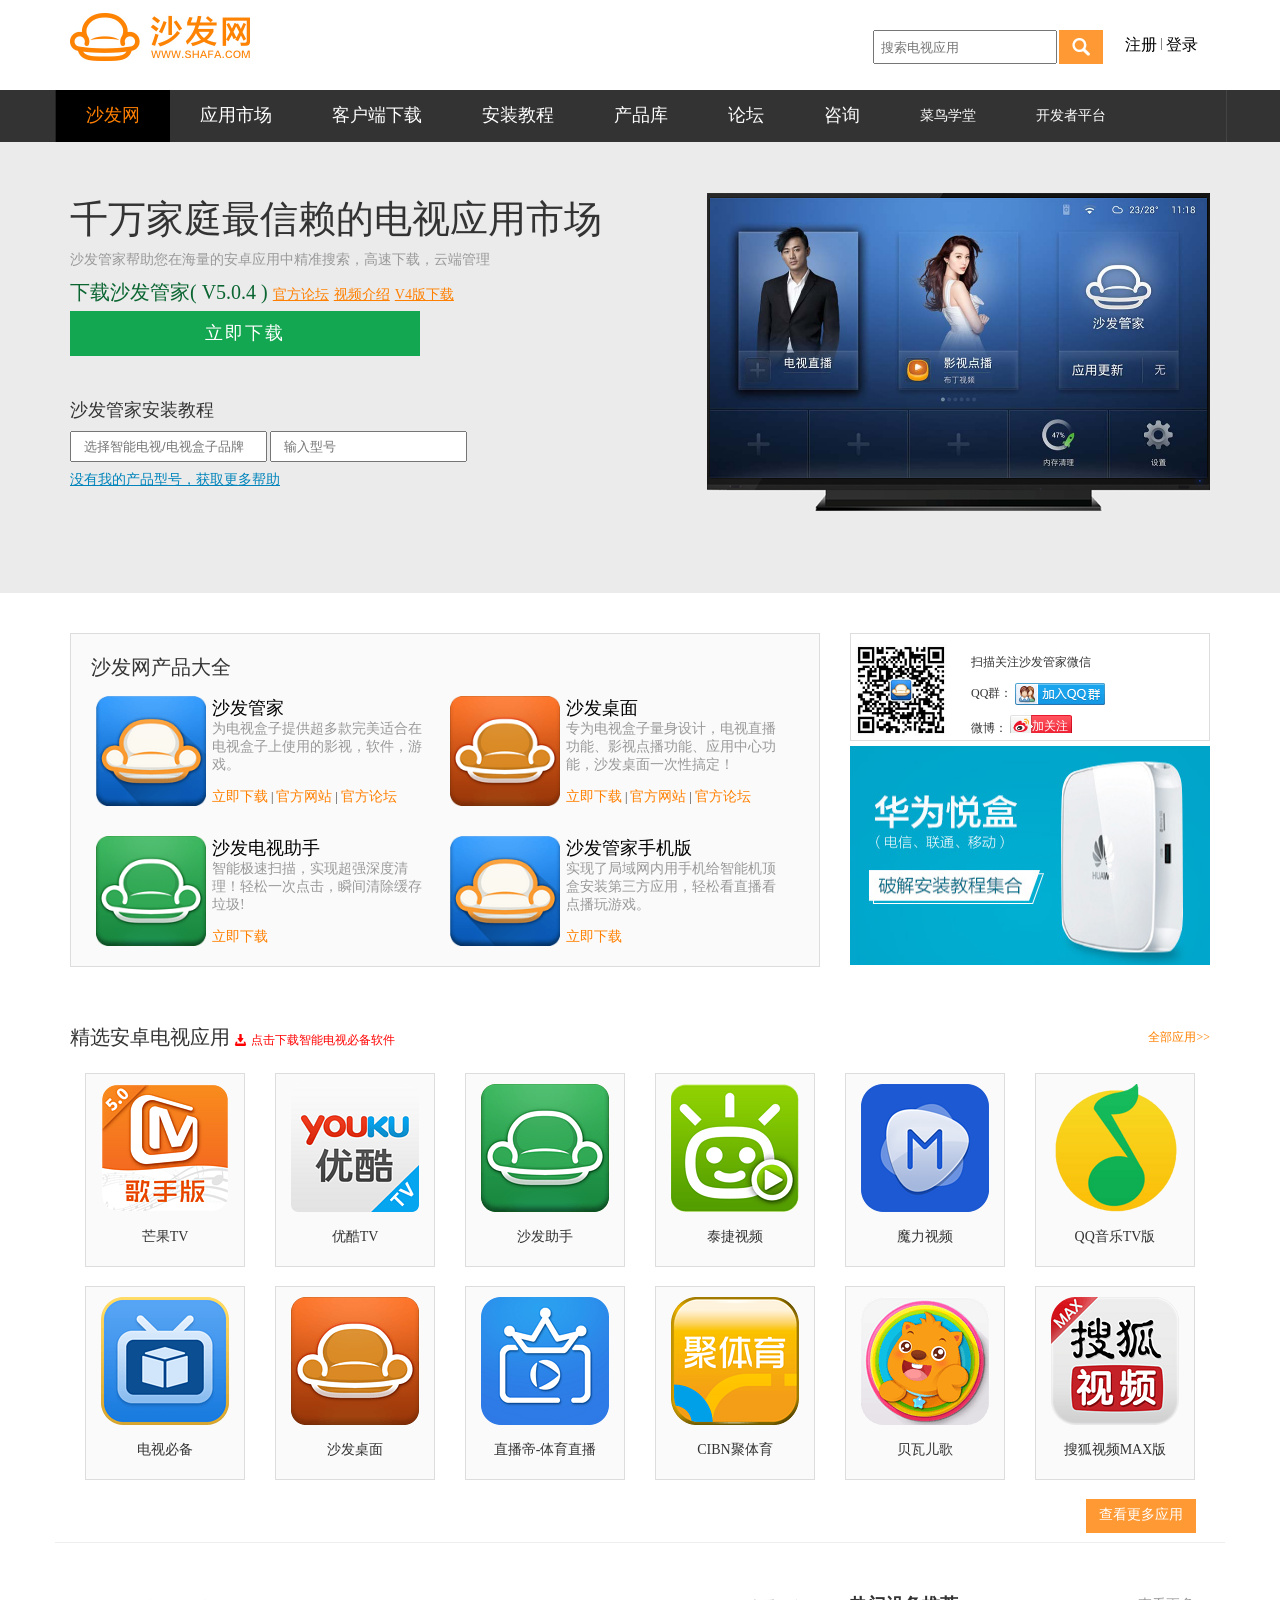
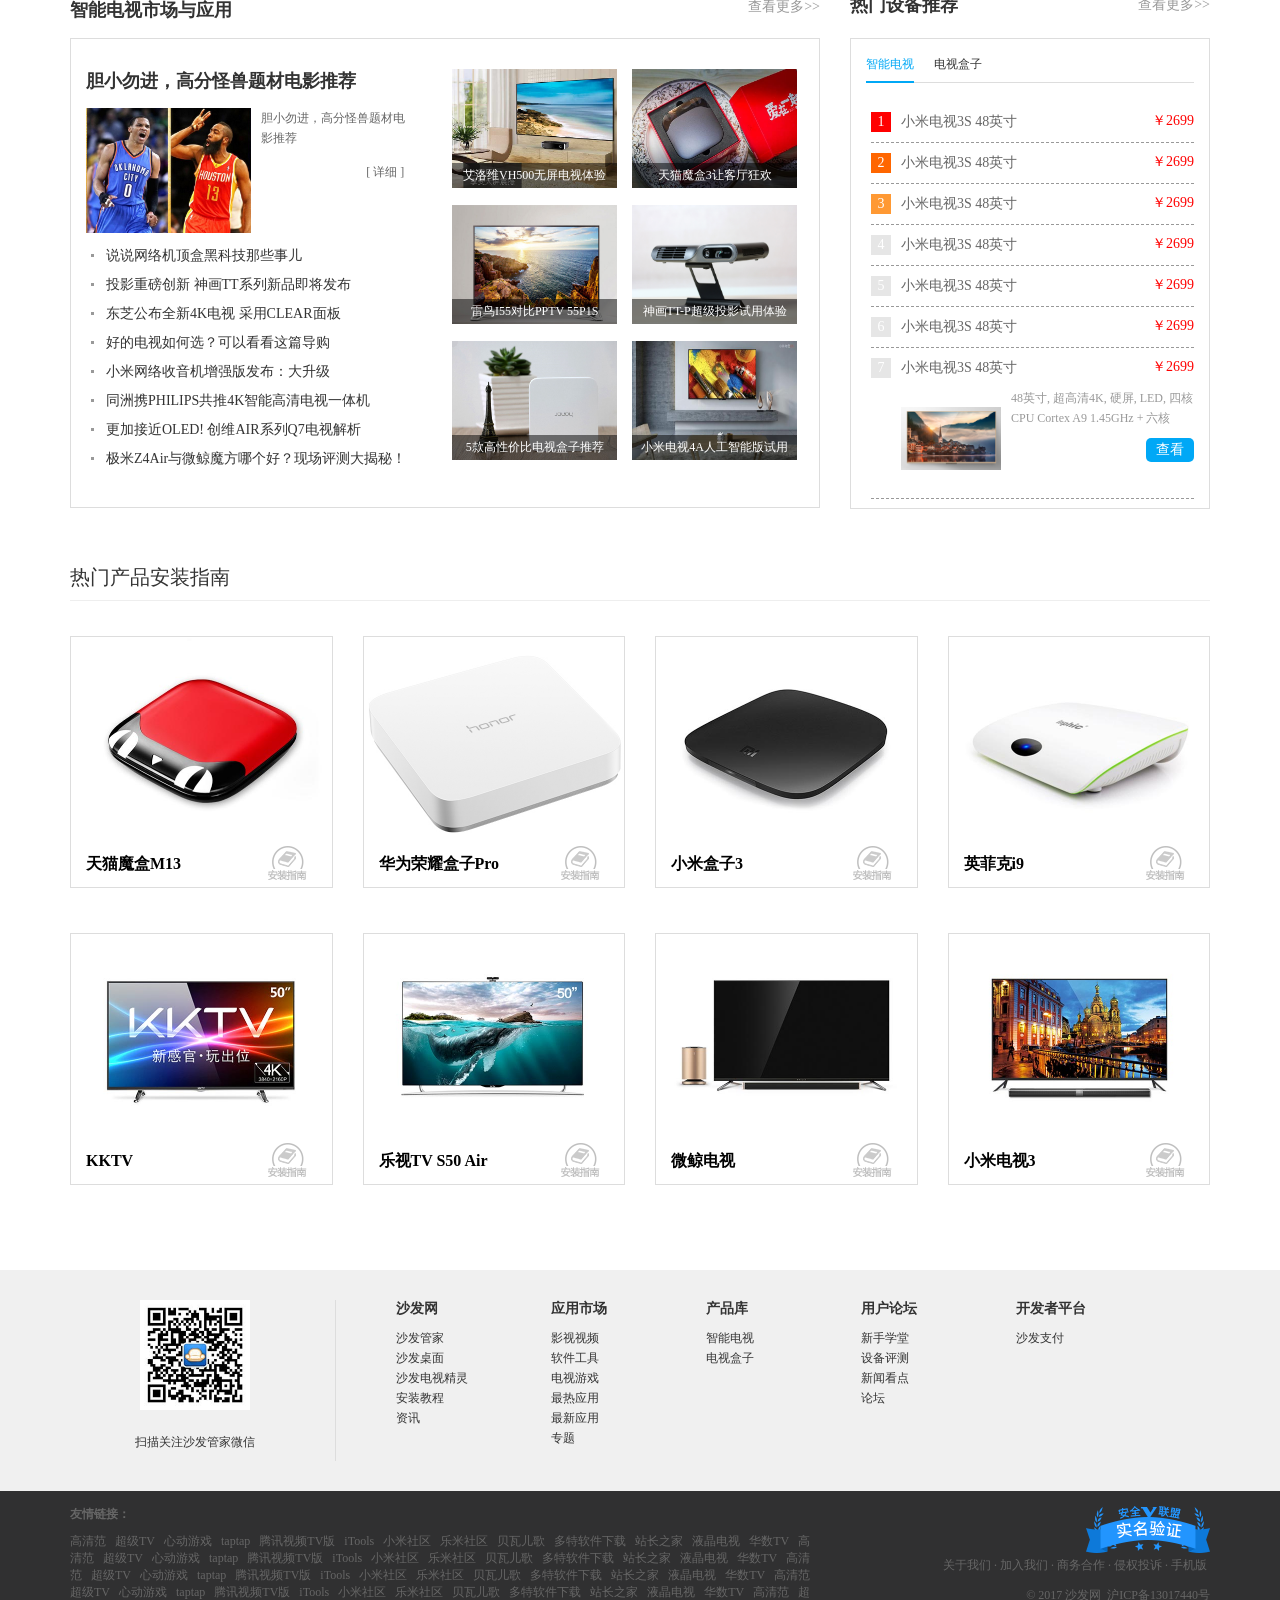
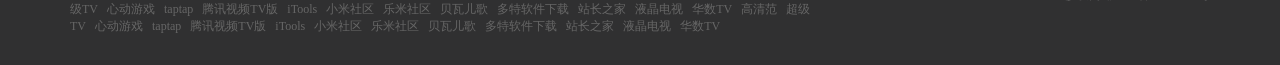
<file: shafa/index.html>
<!doctype html>
<html lang="en">
<head>
	<meta charset="UTF-8">
	<meta http-equiv="X-UA-Compatible" content="IE=edge">
    <meta name="viewport" content="width=device-width, initial-scale=1, maximum-scale=1, user-scalable=no"/>
    <!--<link rel="shortcut icon" href="img/favicon.ico" />-->
	<title>沙发网 - 沙发管家官方下载网站</title>
	<link rel="stylesheet" type="text/css" href="css/index.css"/>
	<link rel="stylesheet" type="text/css" href="css/main.css"/>
	<link rel="stylesheet" type="text/css" href="css/public.css"/>
	<link rel="stylesheet" type="text/css" href="iconfont/iconfont.css">
</head>
<body>
	<!-- header start -->
	<div class="container">
		<div class="row">
			<div class="header col-sm-12">
				<div class="logo_img">
					<a href="">
						<img src="img/logo.jpg" alt="" width="180" height="48" />
					</a>
				</div>
				<div class="regist_login">
					<a href="" class="regist">注册</a>
					<span>|</span>
					<a href="" class="login">登录</a>
				</div>
				<form action="" class="form_line">
					<div class="form-group">
						<input type="text" placeholder="搜索电视应用" class="form-control">
					</div>
					<button type="submit" class="btn">
						<i class="search iconfont">&#xe605;</i>
					</button>
				</form>
			</div>
		</div>
	</div>
	<!-- nav start-->
	<nav class="nav">
		<div class="container">
			<div class="row">
				<div class="nav_con">
					<ul class="nav_left">
						<li class="nav_on nav_li">
							<a href="" class="nav_a">沙发网</a>
						</li>
						<li class="nav_li">
							<a href="" class="nav_a">应用市场</a>
							<ul class="second_menu">
								<li>
									<a href="">
										影视点播
									</a>
								</li>
								<li>
									<a href="">
										电视直播
									</a>
								</li>
								<li>
									<a href="">
										软件应用
									</a>
								</li>
								<li>
									<a href="">
										电视游戏
									</a>
								</li>
								<li>
									<a href="">
										最热
									</a>
								</li>
								<li>
									<a href="">
										专题
									</a>
								</li>
							</ul>
						</li>
						<li class="nav_li">
							<a href="" class="nav_a">客户端下载</a>
							<ul class="second_menu">
								<li>
									<a href="">沙发管家</a>
								</li>
								<li>
									<a href="">沙发桌面</a>
								</li>
								<li>
									<a href="">沙发电视精灵</a>
								</li>
							</ul>
						</li>
						<li class="nav_li">
							<a href="" class="nav_a">安装教程</a>
						</li>
						<li class="nav_li">
							<a href="" class="nav_a">产品库</a>
							<ul class="second_menu">
								<li>
									<a href="">智能电视</a>
								</li>
								<li>
									<a href="">电视盒子</a>
								</li>
								<li>
									<a href="">投影仪</a>
								</li>
							</ul>
						</li>
						<li class="nav_li">
							<a href="" class="nav_a">论坛</a>
						</li>
						<li class="nav_li">
							<a href="" class="nav_a">咨询</a>
							<ul class="second_menu menu_last">
								<li>
									<a href="">智能电视</a>
								</li>
								<li>
									<a href="">电视盒子</a>
								</li>
								<li>
									<a href="">新闻咨询</a>
								</li>
								<li>
									<a href="">玩机攻略</a>
								</li>
								<li>
									<a href="">应用心得</a>
								</li>
								<li>
									<a href="">智能硬件</a>
								</li>
								<li>
									<a href="">家电测评</a>
								</li>
								<li>
									<a href="">VR虚拟现实</a>
								</li>
							</ul>
						</li>
					</ul>
					<ul class="nav_right">
						<li class='nav_li'>
							<a href="" class="nav_a">
								菜鸟学堂
							</a>
						</li>
						<li class="nav_li">
							<a href="" class="nav_a">
								开发者平台
							</a>
						</li>
					</ul>
				</div>
				<div class="iconfont menus">&#xe628;</div>
			</div>
		</div>
	</nav>

	<!-- banner start -->
	<div class="index_banner">
		<div class="container">
			<div class="row">
				<div class="index_banner_text col-md-6 col-sm-12 col-xs-12">
					<h1>千万家庭最信赖的电视应用市场</h1>
					<p>沙发管家帮助您在海量的安卓应用中精准搜索，高速下载，云端管理</p>
					<div class="banner_text_download">
						<p>
							下载沙发管家( V5.0.4 )
							<a href="">官方论坛</a>
							<a href="">视频介绍</a>
							<a href="">V4版下载</a>
							<a href="" class="xiazai">立即下载</a>
						</p>
						<span>沙发管家安装教程</span>
					</div>
					<div class="banner_btn">
						<input type="text" placeholder="选择智能电视/电视盒子品牌"/>
						<input type="text" placeholder="输入型号"/>
					</div>
					<div class="clear"></div>
					<div class="select_a">
						<a href="">没有我的产品型号，获取更多帮助</a>
					</div>
				</div>
				<div class="index_banner_image col-md-6 col-sm-12">
					<div class="index_banner_mask">
						<div class="index_banner_img">
							<a href="">
								<img src="img/banner1.jpg" alt="" width="497" height="280">
							</a>
						</div>
					</div>
				</div>
			</div>
		</div>
	</div>

	<!-- product start -->
	<div class="container">
		<div class="row">
			<div class="col-md-8 col-sm-12">
				<div class="index_product">
					<h2 class="product">
						沙发网产品大全
					</h2>
					<div class="row">
						<div class="col-sm-6 product_item">
							<a href="">
								<img src="img/product1.icon" alt="">
							</a>
							<div class="product_item_info">
								<a href="">
									<h3>沙发管家</h3>
								</a>
								<p class="prodcut_desc">为电视盒子提供超多款完美适合在电视盒子上使用的影视，软件，游戏。</p>
								<a href="" class="product_a">立即下载</a>
								<span class="product_hidden">|</span>
								<a href="" class="product_a product_hidden">官方网站</a>
								<span class="product_hidden luntan_line">|</span>
								<a href="" class="product_a product_hidden luntan">官方论坛</a>
							</div>
						</div>
						<div class="col-sm-6 product_item">
							<a href="">
								<img src="img/product2.icon" alt="">
							</a>
							<div class="product_item_info">
								<a href="">
									<h3>沙发桌面</h3>
								</a>
								<p class="prodcut_desc">专为电视盒子量身设计，电视直播功能、影视点播功能、应用中心功能，沙发桌面一次性搞定！</p>
								<a href="" class="product_a">立即下载</a>
								<span class="product_hidden">|</span>
								<a href="" class="product_a product_hidden">官方网站</a>
								<span class="product_hidden luntan_line">|</span>
								<a href="" class="product_a product_hidden luntan">官方论坛</a>
							</div>
						</div>
						<div class="col-sm-6 product_item">
							<a href="">
								<img src="img/product3.icon" alt="">
							</a>
							<div class="product_item_info">
								<a href="">
									<h3>沙发电视助手</h3>
								</a>
								<p class="prodcut_desc">智能极速扫描，实现超强深度清理！轻松一次点击，瞬间清除缓存垃圾!</p>
								<a href="" class="product_a">立即下载</a>
							</div>
						</div>
						<div class="col-sm-6 product_item">
							<a href="">
								<img src="img/product1.icon" alt="">
							</a>
							<div class="product_item_info">
								<a href="">
									<h3>沙发管家手机版</h3>
								</a>
								<p class="prodcut_desc">实现了局域网内用手机给智能机顶盒安装第三方应用，轻松看直播看点播玩游戏。</p>
								<a href="" class="product_a">立即下载</a>
							</div>
						</div>
					</div>
				</div>

			</div>
			<div class="product_image col-md-4">
				<div class="product_weixin">
					<img src="img/weixin.jpg" alt="" class="weixin">
					<div class="content_text">
						<span class="content_weixin">扫描关注沙发管家微信</span>
						<span class="content_qqgroup">
							<span>QQ群：</span>
							<a href="">
								<img src="img/group.png" alt="">
							</a>
						</span>
						<span class="content_weibo">
							<span>微博：</span>
							<a href="" class="weibo_right">
								<span class="FB"></span>
								<span class="attention">加关注</span>
							</a>
						</span>
					</div>
				</div>
				<a href="" class="product_yuehe">
					<img src="img/yuehe.jpg" alt="">
				</a>
			</div>
		</div>
	</div>

	<!-- handpick start -->
	<div class="container">
		<div class="row">
			<div class="handpick col-sm-12">
				<div class="page_header">
					<h2>
						精选安卓电视应用
						<small>
							<a href="">
								<i class="fa iconfont">&#xe600;</i> 
							</a>
							<a href="" class="click">
								点击下载智能电视必备软件
							</a>
						</small>
						<a href="" class="pull_right">全部应用>></a>
					</h2>
				</div>

				<ul class="list_image row">
					<li class="col-md-2 col-sm-3 col-xs-6">
						<div class="thumb">
							<a href="" class="app_black_elem">
								<img src="img/page1.icon" alt=""/>
								<div class="caption">
									<h5>芒果TV</h5>
								</div>
							</a>
							<div class="block_over">
								<a href="">
									<span class="block_title">
										芒果TVmangoTV
									</span>
									<span class="block_promo">
										聚合湖南卫视所有综艺节目独家互联网电视版权！
									</span>
									<span class="block_rating">
										评分 ：
										<i class="fa_star iconfont">
											&#xe601;
										</i>
										<i class="fa_star iconfont">
											&#xe601;
										</i>
										<i class="fa_star iconfont">
											&#xe601;
										</i>
										<i class="fa_star iconfont">
											&#xe601;
										</i>
									</span>
									<span href="" class="block_detail">
										详情
									</span>
								</a>
							</div>
						</div>
					</li>
					<li class="col-md-2 col-sm-3 col-xs-6">
						<div class="thumb">
							<a href="" class="app_black_elem">
								<img src="img/page2.icon" alt=""/>
								<div class="caption">
									<h5>优酷TV</h5>
								</div>
							</a>
							<div class="block_over">
								<a href="">
									<span class="block_title">
										优酷TV
									</span>
									<span class="block_promo">
										全新优酷TV版，让你轻松看CIBN高清影视！
									</span>
									<span class="block_rating">
										评分 ：
										<i class="fa_star iconfont">
											&#xe601;
										</i>
										<i class="fa_star iconfont">
											&#xe601;
										</i>
										<i class="fa_star iconfont">
											&#xe601;
										</i>
										<i class="fa_star iconfont">
											&#xe601;
										</i>
									</span>
									<span href="" class="block_detail">
										详情
									</span>
								</a>
							</div>
						</div>
					</li>
					<li class="col-md-2 col-sm-3 col-xs-6">
						<div class="thumb">
							<a href="" class="app_black_elem">
								<img src="img/page3.icon" alt=""/>
								<div class="caption">
									<h5>沙发助手</h5>
								</div>
							</a>
							<div class="block_over">
								<a href="">
									<span class="block_title">
										沙发助手Shafa Helper
									</span>
									<span class="block_promo">
										超强一键智能优化，一秒全面提速！
									</span>
									<span class="block_rating">
										评分 ：
										<i class="fa_star iconfont">
											&#xe601;
										</i>
										<i class="fa_star iconfont">
											&#xe601;
										</i>
										<i class="fa_star iconfont">
											&#xe601;
										</i>
										<i class="fa_star iconfont">
											&#xe601;
										</i>
									</span>
									<span href="" class="block_detail">
										详情
									</span>
								</a>
							</div>
						</div>
					</li>
					<li class="col-md-2 col-sm-3 col-xs-6">
						<div class="thumb">
							<a href="" class="app_black_elem">
								<img src="img/page4.icon" alt=""/>
								<div class="caption">
									<h5>泰捷视频</h5>
								</div>
							</a>
							<div class="block_over">
								<a href="">
									<span class="block_title">
										泰捷视频TogicVideo
									</span>
									<span class="block_promo">
										《奔跑吧兄弟3》,《杀破狼2》,《班淑传奇》一键观看！
									</span>
									<span class="block_rating">
										评分 ：
										<i class="fa_star iconfont">
											&#xe601;
										</i>
										<i class="fa_star iconfont">
											&#xe601;
										</i>
										<i class="fa_star iconfont">
											&#xe601;
										</i>
										<i class="fa_star iconfont">
											&#xe601;
										</i>
									</span>
									<span  class="block_detail">
										详情
									</span>
								</a>
							</div>
						</div>
					</li>
					<li class="col-md-2 col-sm-3 col-xs-6">
						<div class="thumb">
							<a href="" class="app_black_elem">
								<img src="img/page5.icon" alt=""/>
								<div class="caption">
									<h5>魔力视频</h5>
								</div>
							</a>
							<div class="block_over">
								<a href="">
									<span class="block_title">
										魔力视频MoliTv
									</span>
									<span class="block_promo">
										枪版速度与激情7,海军陆战队4,鲨卷风居然可以看！
									</span>
									<span class="block_rating">
										评分 ：
										<i class="fa_star iconfont">
											&#xe601;
										</i>
										<i class="fa_star iconfont">
											&#xe601;
										</i>
										<i class="fa_star iconfont">
											&#xe601;
										</i>
										<i class="fa_star iconfont">
											&#xe601;
										</i>
									</span>
									<span href="" class="block_detail">
										详情
									</span>
								</a>
							</div>
						</div>
					</li>
					<li class="col-md-2 col-sm-3 col-xs-6">
						<div class="thumb">
							<a href="" class="app_black_elem">
								<img src="img/page6.icon" alt=""/>
								<div class="caption">
									<h5>QQ音乐TV版</h5>
								</div>
							</a>
							<div class="block_over">
								<a href="">
									<span class="block_title">
										QQ音乐TV版QQmusic
									</span>
									<span class="block_promo">
										完美适配当前主流电视设备和盒子，全新视觉形象，给你好用的TV播放体验1.全网正版曲库，听你想听的歌
									</span>
									<span class="block_rating">
										评分 ：
										<i class="fa_star iconfont">
											&#xe601;
										</i>
										<i class="fa_star iconfont">
											&#xe601;
										</i>
										<i class="fa_star iconfont">
											&#xe601;
										</i>
										<i class="fa_star iconfont">
											&#xe601;
										</i>
									</span>
									<span href="" class="block_detail">
										详情
									</span>
								</a>
							</div>
						</div>
					</li>
					<li class="col-md-2 col-sm-3 col-xs-6">
						<div class="thumb">
							<a href="" class="app_black_elem">
								<img src="img/page7.icon" alt=""/>
								<div class="caption">
									<h5>电视必备</h5>
								</div>
							</a>
							<div class="block_over">
								<a href="">
									<span class="block_title">
										电视必备TV Essentials
									</span>
									<span class="block_promo">
										电视必备，为您精选智能电视/电视盒必备应用，一键下载。
									</span>
									<span class="block_rating">
										评分 ：
										<i class="fa_star iconfont">
											&#xe601;
										</i>
										<i class="fa_star iconfont">
											&#xe601;
										</i>
										<i class="fa_star iconfont">
											&#xe601;
										</i>
										<i class="fa_star iconfont">
											&#xe601;
										</i>
									</span>
									<span href="" class="block_detail">
										详情
									</span>
								</a>
							</div>
						</div>
					</li>
					<li class="col-md-2 col-sm-3 col-xs-6">
						<div class="thumb">
							<a href="" class="app_black_elem">
								<img src="img/page8.icon" alt=""/>
								<div class="caption">
									<h5>沙发桌面</h5>
								</div>
							</a>
							<div class="block_over">
								<a href="">
									<span class="block_title">
										沙发桌面Shafa TV Launcher
									</span>
									<span class="block_promo">
										一款真正帮助用户将智能电视发挥到极致的电视桌面应用。
									</span>
									<span class="block_rating">
										评分 ：
										<i class="fa_star iconfont">
											&#xe601;
										</i>
										<i class="fa_star iconfont">
											&#xe601;
										</i>
										<i class="fa_star iconfont">
											&#xe601;
										</i>
										<i class="fa_star iconfont">
											&#xe601;
										</i>
									</span>
									<span href="" class="block_detail">
										详情
									</span>
								</a>
							</div>
						</div>
					</li>
					<li class="col-md-2 col-sm-3 col-xs-6">
						<div class="thumb">
							<a href="" class="app_black_elem">
								<img src="img/page9.icon" alt=""/>
								<div class="caption">
									<h5>直播帝-体育直播</h5>
								</div>
							</a>
							<div class="block_over">
								<a href="">
									<span class="block_title">
										直播帝-体育直播zhibodi
									</span>
									<span class="block_promo">
										直播帝为广大球迷提供NBA、中超、英超、西甲、亚冠、欧冠、德甲、意甲、奥运会、欧洲杯、美洲杯等赛事情直播和回看的链接信息
									</span>
									<span class="block_rating">
										评分 ：
										<i class="fa_star iconfont">
											&#xe601;
										</i>
										<i class="fa_star iconfont">
											&#xe601;
										</i>
										<i class="fa_star iconfont">
											&#xe601;
										</i>
										<i class="fa_star iconfont">
											&#xe601;
										</i>
									</span>
									<span href="" class="block_detail">
										详情
									</span>
								</a>
							</div>
						</div>
					</li>
					<li class="col-md-2 col-sm-3 col-xs-6">
						<div class="thumb">
							<a href="" class="app_black_elem">
								<img src="img/page10.icon" alt=""/>
								<div class="caption">
									<h5>CIBN聚体育</h5>
								</div>
							</a>
							<div class="block_over">
								<a href="">
									<span class="block_title">
										CIBN聚体育
									</span>
									<span class="block_promo">
										中超赛事独家直播
									</span>
									<span class="block_rating">
										评分 ：
										<i class="fa_star iconfont">
											&#xe601;
										</i>
										<i class="fa_star iconfont">
											&#xe601;
										</i>
										<i class="fa_star iconfont">
											&#xe601;
										</i>
										<i class="fa_star iconfont">
											&#xe601;
										</i>
									</span>
									<span href="" class="block_detail">
										详情
									</span>
								</a>
							</div>
						</div>
					</li>
					<li class="col-md-2 col-sm-3 col-xs-6">
						<div class="thumb">
							<a href="" class="app_black_elem">
								<img src="img/page11.icon" alt=""/>
								<div class="caption">
									<h5>贝瓦儿歌</h5>
								</div>
							</a>
							<div class="block_over">
								<a href="">
									<span class="block_title">
										贝瓦儿歌
									</span>
									<span class="block_promo">
										国内TV第一儿童软件，儿童儿歌类必备软件！
									</span>
									<span class="block_rating">
										评分 ：
										<i class="fa_star iconfont">
											&#xe601;
										</i>
										<i class="fa_star iconfont">
											&#xe601;
										</i>
										<i class="fa_star iconfont">
											&#xe601;
										</i>
										<i class="fa_star iconfont">
											&#xe601;
										</i>
									</span>
									<span href="" class="block_detail">
										详情
									</span>
								</a>
							</div>
						</div>
					</li>
					<li class="col-md-2 col-sm-3 col-xs-6">
						<div class="thumb">
							<a href="" class="app_black_elem">
								<img src="img/page12.icon" alt=""/>
								<div class="caption">
									<h5>搜狐视频MAX版</h5>
								</div>
							</a>
							<div class="block_over">
								<a href="">
									<span class="block_title">
										搜狐视频MAX版
									</span>
									<span class="block_promo">
										国内顶尖的免费视频应用！
									</span>
									<span class="block_rating">
										评分 ：
										<i class="fa_star iconfont">
											&#xe601;
										</i>
										<i class="fa_star iconfont">
											&#xe601;
										</i>
										<i class="fa_star iconfont">
											&#xe601;
										</i>
										<i class="fa_star iconfont">
											&#xe601;
										</i>
									</span>
									<span href="" class="block_detail">
										详情
									</span>
								</a>
							</div>

						</div>
					</li>
				</ul>
				<a href="" class="btn">查看更多应用</a>
			</div>
	
		</div>
	</div>

	<!-- market start -->
	<div class="container">
		<div class="row">
			<div class="col-md-8 col-sm-12">
				<div class="panel_head">
					<h2 class="panel_title">智能电视市场与应用 </h2>
					<a href="" class="pull_right">查看更多>></a>
				</div>
				<div class="panel_body">
					<div class="artical_left">
						<ul class="artical_list">
							<li class="item_model_1">
								<a href="">
									<h3>胆小勿进，高分怪兽题材电影推荐</h3>
								</a>
								<div class="item_content">
									<img src="img/12.jpg" alt="" width="165" height="125"/>
									<div class="item_text">
										<p>
											胆小勿进，高分怪兽题材电影推荐 
											<a href="">[ 详细 ]</a>
										</p>
									</div>
								</div>
							</li>
							<li class="item_model_3">
								<span></span>
								<a href="">说说网络机顶盒黑科技那些事儿</a>
							</li>
							<li class="item_model_3">
								<span></span>
								<a href="">投影重磅创新 神画TT系列新品即将发布</a>
							</li>
							<li class="item_model_3">
								<span></span>
								<a href="">东芝公布全新4K电视 采用CLEAR面板</a>
							</li>
							<li class="item_model_3">
								<span></span>
								<a href="">好的电视如何选？可以看看这篇导购</a>
							</li>
							<li class="item_model_3">
								<span></span>
								<a href="">小米网络收音机增强版发布：大升级</a>
							</li>
							<li class="item_model_3">
								<span></span>
								<a href="">同洲携PHILIPS共推4K智能高清电视一体机</a>
							</li>
							<li class="item_model_3">
								<span></span>
								<a href="">更加接近OLED! 创维AIR系列Q7电视解析</a>
							</li>
							<li class="item_model_3">
								<span></span>
								<a href="">极米Z4Air与微鲸魔方哪个好？现场评测大揭秘！</a>
							</li>
						</ul>
					</div>
					<div class="artical_right">
						<ul class="list_uns">
							<li class="item_2">
								<a href="">
									<div class="item2_image">
										<img src="img/a1.jpg" alt="">
									</div>
									<span>艾洛维VH500无屏电视体验</span>
								</a>
							</li>
							<li class="item_2">
								<a href="">
									<div class="item2_image">
										<img src="img/a2.jpg" alt="">
									</div>
									<span>天猫魔盒3让客厅狂欢</span>
								</a>
							</li>
							<li class="item_2">
								<a href="">
									<div class="item2_image">
										<img src="img/a3.jpg" alt="">
									</div>
									<span>雷鸟I55对比PPTV 55P1S</span>
								</a>
							</li>
							<li class="item_2">
								<a href="">
									<div class="item2_image">
										<img src="img/a4.jpg" alt="">
									</div>
									<span>神画TT-P超级投影试用体验</span>
								</a>
							</li>
							<li class="item_2">
								<a href="">
									<div class="item2_image">
										<img src="img/a5.jpg" alt="">
									</div>
									<span>5款高性价比电视盒子推荐</span>
								</a>
							</li>
							<li class="item_2">
								<a href="">
									<div class="item2_image">
										<img src="img/a6.jpg" alt="">
									</div>
									<span>小米电视4A人工智能版试用</span>
								</a>
							</li>

						</ul>
					</div>
				</div>
			</div>
			<!--设备右边盒子-->
			<div class="col-md-4">
				<div class="pan_default row">
					<h2>热门设备推荐 </h2>
					<a href="">查看更多>></a>
				</div>
				<!--热门电视部分-->
				<div class="remenbox">
					<div class="nav-tabs row">
						<ul>
							<li>智能电视</li>
							<li>电视盒子</li>
						</ul>
					</div>
					<div class="tuwen">
						<ul class="row">
							<li class="row ">
							<a href="">
								<span>1</span>
								<span>小米电视3S 48英寸</span>
								<span>￥2699</span>

							</a>
							<div class="xxk row">
								<div class="item1"><img src="img/1.png" alt=""></div>
								<div class="dianshijieshao row">
									<p>48英寸, 超高清4K, 硬屏, LED, 四核 CPU Cortex A9 1.45GHz + 六核 GPU Mali 450, 1GB, 8GB, MIUI系统（基于Android）, 逐行扫描, 杜比, 杜比音效技术- 虚拟环绕声- 低音增强- 对白增强, 一级能效</p>
									<a href="">查看</a>
								</div>
							</div>
						</li>
							<li class="row ">
								<a href="">
									<span>2</span>
									<span>小米电视3S 48英寸</span>
									<span>￥2699</span>

								</a>
								<div class="xxk row">
									<div class="item1"><img src="img/1.png" alt=""></div>
									<div class="dianshijieshao row">
										<p>48英寸, 超高清4K, 硬屏, LED, 四核 CPU Cortex A9 1.45GHz + 六核 GPU Mali 450, 1GB, 8GB, MIUI系统（基于Android）, 逐行扫描, 杜比, 杜比音效技术- 虚拟环绕声- 低音增强- 对白增强, 一级能效</p>
										<a href="">查看</a>
									</div>
								</div>
							</li>
							<li class="row ">
								<a href="">
									<span>3</span>
									<span>小米电视3S 48英寸</span>
									<span>￥2699</span>

								</a>
								<div class="xxk row">
									<div class="item1"><img src="img/1.png" alt=""></div>
									<div class="dianshijieshao row">
										<p>48英寸, 超高清4K, 硬屏, LED, 四核 CPU Cortex A9 1.45GHz + 六核 GPU Mali 450, 1GB, 8GB, MIUI系统（基于Android）, 逐行扫描, 杜比, 杜比音效技术- 虚拟环绕声- 低音增强- 对白增强, 一级能效</p>
										<a href="">查看</a>
									</div>
								</div>
							</li>
							<li class="row ">
								<a href="">
									<span>4</span>
									<span>小米电视3S 48英寸</span>
									<span>￥2699</span>

								</a>
								<div class="xxk row">
									<div class="item1"><img src="img/1.png" alt=""></div>
									<div class="dianshijieshao row">
										<p>48英寸, 超高清4K, 硬屏, LED, 四核 CPU Cortex A9 1.45GHz + 六核 GPU Mali 450, 1GB, 8GB, MIUI系统（基于Android）, 逐行扫描, 杜比, 杜比音效技术- 虚拟环绕声- 低音增强- 对白增强, 一级能效</p>
										<a href="">查看</a>
									</div>
								</div>
							</li>
							<li class="row ">
								<a href="">
									<span>5</span>
									<span>小米电视3S 48英寸</span>
									<span>￥2699</span>

								</a>
								<div class="xxk row">
									<div class="item1"><img src="img/1.png" alt=""></div>
									<div class="dianshijieshao row">
										<p>48英寸, 超高清4K, 硬屏, LED, 四核 CPU Cortex A9 1.45GHz + 六核 GPU Mali 450, 1GB, 8GB, MIUI系统（基于Android）, 逐行扫描, 杜比, 杜比音效技术- 虚拟环绕声- 低音增强- 对白增强, 一级能效</p>
										<a href="">查看</a>
									</div>
								</div>
							</li>
							<li class="row ">
								<a href="">
									<span>6</span>
									<span>小米电视3S 48英寸</span>
									<span>￥2699</span>

								</a>
								<div class="xxk row">
									<div class="item1"><img src="img/1.png" alt=""></div>
									<div class="dianshijieshao row">
										<p>48英寸, 超高清4K, 硬屏, LED, 四核 CPU Cortex A9 1.45GHz + 六核 GPU Mali 450, 1GB, 8GB, MIUI系统（基于Android）, 逐行扫描, 杜比, 杜比音效技术- 虚拟环绕声- 低音增强- 对白增强, 一级能效</p>
										<a href="">查看</a>
									</div>
								</div>
							</li>
							<li class="row">
								<a href="">
									<span>7</span>
									<span>小米电视3S 48英寸</span>
									<span>￥2699</span>

								</a>
								<div class="xxk row xxkzuihou">
									<div class="item1"><img src="img/1.png" alt=""></div>
									<div class="dianshijieshao row">
										<p>48英寸, 超高清4K, 硬屏, LED, 四核 CPU Cortex A9 1.45GHz + 六核 GPU Mali 450, 1GB, 8GB, MIUI系统（基于Android）, 逐行扫描, 杜比, 杜比音效技术- 虚拟环绕声- 低音增强- 对白增强, 一级能效</p>
										<a href="">查看</a>
									</div>
								</div>
							</li>

						</ul>

					</div>
				</div>
	</div>
		</div>
	</div>
	<!--产品安装指南-->
	<div class="container row">
		<div class="col-sm-12">
			<section class="zhinan">
				<h2>热门产品安装指南</h2>
				<div class="row">
					<div class="col-md-3 col-sm-6">
						<div class="chengbox">
							<img src="img/10.jpg" alt="">
							<h3>天猫魔盒M13<img src="img/2.png" alt=""></h3>
						</div>

					</div>
					<div class="col-md-3 col-sm-6 col-xs-12">
						<div class="chengbox">
							<img src="img/tutu1.jpg" alt="">
							<h3>华为荣耀盒子Pro<img src="img/2.png" alt=""></h3>
						</div>

					</div>
					<div class="col-md-3 col-sm-6 col-xs-12">
						<div class="chengbox">
							<img src="img/tutu2.jpg" alt="">
							<h3>小米盒子3<img src="img/2.png" alt=""></h3>
						</div>

					</div>
					<div class="col-md-3 col-sm-6 col-xs-12">
						<div class="chengbox">
							<img src="img/tutu3.jpg" alt="">
							<h3>英菲克i9<img src="img/2.png" alt=""></h3>
						</div>

					</div>
					<div class="col-md-3 col-sm-6 col-xs-12">
						<div class="chengbox">
							<img src="img/tutu4.jpg" alt="">
							<h3>KKTV<img src="img/2.png" alt=""></h3>
						</div>

					</div>
					<div class="col-md-3 col-sm-6 col-xs-12">
						<div class="chengbox">
							<img src="img/tutu5.jpg" alt="">
							<h3>乐视TV S50 Air<img src="img/2.png" alt=""></h3>
						</div>

					</div>
					<div class="col-md-3 col-sm-6 col-xs-12">
						<div class="chengbox">
							<img src="img/tutu6.jpg" alt="">
							<h3>微鲸电视<img src="img/2.png" alt=""></h3>
						</div>

					</div>
					<div class="col-md-3 col-sm-6 col-xs-12">
						<div class="chengbox">
							<img src="img/tutu7.jpg" alt="">
							<h3>小米电视3<img src="img/2.png" alt=""></h3>
						</div>

					</div>

				</div>
			</section>
		</div>
	</div>
	<!--倒数第二层-->
	<div class="dibu">
		<div class="container">
			<div class="row">
				<div class="ewm">
					<img src="img/11.jpg" alt="">
					<p>扫描关注沙发管家微信</p>
				</div>
				<div class="wulie">
					<h2>沙发网</h2>
					<ul>
						<li>沙发管家</li>
						<li>沙发桌面</li>
						<li>沙发电视精灵</li>
						<li>安装教程</li>
						<li>资讯</li>
					</ul>
				</div>
				<div class="wulie">
					<h2>应用市场</h2>
					<ul>
						<li>影视视频</li>
						<li>软件工具</li>
						<li>电视游戏</li>
						<li>最热应用</li>
						<li>最新应用</li>
						<li>专题</li>
					</ul>
				</div>
				<div class="wulie">
					<h2>产品库</h2>
					<ul>
						<li>智能电视</li>
						<li>电视盒子</li>
					</ul>
				</div>
				<div class="wulie">
					<h2>用户论坛</h2>
					<ul>
						<li>新手学堂</li>
						<li>设备评测</li>
						<li>新闻看点</li>
						<li>论坛</li>
					</ul>
				</div>
				<div class="wulie">
					<h2>开发者平台</h2>
					<ul>
						<li>沙发支付</li>
					</ul>
				</div>
			
			</div>

		</div>
	</div>
	<!--最后-->
	<footer>
		<div class="container row">
		<div class="col-sm-8">
			<div class="footer-friend-links">
				<h2>友情链接：</h2>
				<p>
					<a href="">高清范</a>
					<a href="">超级TV</a>
					<a href="">心动游戏</a>
					<a href="">taptap</a>
					<a href="">腾讯视频TV版</a>
					<a href="">iTools</a>
					<a href="">小米社区</a>
					<a href="">乐米社区</a>
					<a href="">贝瓦儿歌</a>
					<a href="">多特软件下载</a>
					<a href="">站长之家</a>
					<a href="">液晶电视</a>
					<a href="">华数TV</a>
					<a href="">高清范</a>
					<a href="">超级TV</a>
					<a href="">心动游戏</a>
					<a href="">taptap</a>
					<a href="">腾讯视频TV版</a>
					<a href="">iTools</a>
					<a href="">小米社区</a>
					<a href="">乐米社区</a>
					<a href="">贝瓦儿歌</a>
					<a href="">多特软件下载</a>
					<a href="">站长之家</a>
					<a href="">液晶电视</a>
					<a href="">华数TV</a>
					<a href="">高清范</a>
					<a href="">超级TV</a>
					<a href="">心动游戏</a>
					<a href="">taptap</a>
					<a href="">腾讯视频TV版</a>
					<a href="">iTools</a>
					<a href="">小米社区</a>
					<a href="">乐米社区</a>
					<a href="">贝瓦儿歌</a>
					<a href="">多特软件下载</a>
					<a href="">站长之家</a>
					<a href="">液晶电视</a>
					<a href="">华数TV</a>
					<a href="">高清范</a>
					<a href="">超级TV</a>
					<a href="">心动游戏</a>
					<a href="">taptap</a>
					<a href="">腾讯视频TV版</a>
					<a href="">iTools</a>
					<a href="">小米社区</a>
					<a href="">乐米社区</a>
					<a href="">贝瓦儿歌</a>
					<a href="">多特软件下载</a>
					<a href="">站长之家</a>
					<a href="">液晶电视</a>
					<a href="">华数TV</a>
					<a href="">高清范</a>
					<a href="">超级TV</a>
					<a href="">心动游戏</a>
					<a href="">taptap</a>
					<a href="">腾讯视频TV版</a>
					<a href="">iTools</a>
					<a href="">小米社区</a>
					<a href="">乐米社区</a>
					<a href="">贝瓦儿歌</a>
					<a href="">多特软件下载</a>
					<a href="">站长之家</a>
					<a href="">液晶电视</a>
					<a href="">华数TV</a>
					<a href="">高清范</a>
					<a href="">超级TV</a>
					<a href="">心动游戏</a>
					<a href="">taptap</a>
					<a href="">腾讯视频TV版</a>
					<a href="">iTools</a>
					<a href="">小米社区</a>
					<a href="">乐米社区</a>
					<a href="">贝瓦儿歌</a>
					<a href="">多特软件下载</a>
					<a href="">站长之家</a>
					<a href="">液晶电视</a>
					<a href="">华数TV</a>
				</p>
			</div>
		</div>
		<div class="col-sm-4">
			<div class="footer-about-links">
				<img src="img/3.png" alt="">
				<p><a href="">关于我们</a><span>·</span><a href="">加入我们</a><span>·</span><a href="">商务合作</a><span>·</span><a href="">侵权投诉</a><span>·</span><a
						href="">手机版</a></p>
				<p>© 2017 沙发网 
					沪ICP备13017440号</p>
			</div>
		</div>
		</div>
	</footer>

<script src="js/function.js"></script>
	<script src="js/index.js"></script>
</body>
</html>
</file>
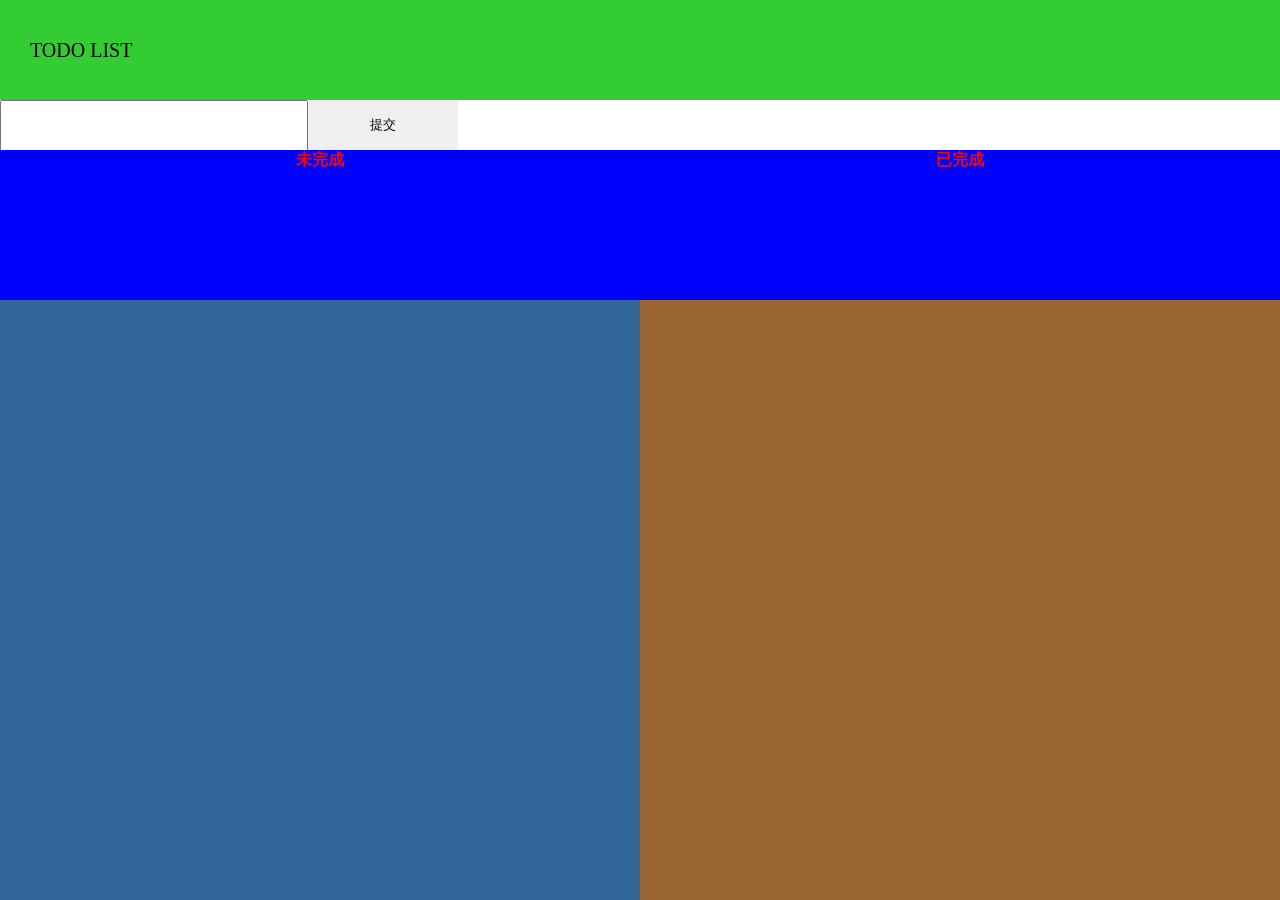
<file: todolist.html>
<!DOCTYPE html>
<html lang="en">
<head>
    <meta charset="UTF-8">
    <title>Title</title>
    <style>
        html,body{
            margin:0;
            height:100%;
        }
        body{
            display: flex;
            flex-direction: column;
        }
        .title{
            width:100%;
            height:100px;
            background: #33cc33;
            line-height:100px;
            font-size: 20px;
            padding-left:30px;
        }
        ul{
            list-style: none;
            margin:0;
            padding: 0;
        }
        .inputarea{
            width:100%;
            height:50px;
        }
        #text{
            width:300px;
            height:50px;
            float: left;
        }
        #submit{
            width:150px;
            height:50px;
            float: left;
            background: #pink;
            border:none;
            cursor: pointer;
        }
        .show{
            width:100%;
            background: blue;
            flex-grow: 1;

        }
        .plan{
            width:50%;
            height:80%;
            overflow: auto;
            background: #369;
            float: left;
        }
        .done{
            width:50%;
            height:80%;
            overflow: auto;
            background: #963;
            float: right;
        }
        ul li input{
            float: left;
            width:30px;
            height:30px;
            margin:0;
            padding: 0;
        }
        ul li span{
            float: left;
            width:300px;
            height:auto;
            flex-grow: 1;
            padding-left: 30px;
            color: #fff;

        }
        ul li time{
            width:200px;
            height:30px;
            float: right;
            background: red;
            text-align: center;
            line-height: 30px;
            color: #fff;
        }
        ul li{
            border:1px dashed #e9ff1f;
        }
        ul li:after{
            display:block;
            content: "";
            clear:both;
        }
        .contenttitle{
            width:50%;
            height:20%;
            float: left;
            text-align: center;
            color: red;
            font-size: 16px;
            font-weight: bold;

        }
    </style>
</head>
<body>
<div class="title">TODO LIST</div>
<div class="inputarea">
    <input type="text" id="text">
    <input type="button" id="submit" value="提交">
</div>
<div class="show">
    <div class="contenttitle">未完成</div>
    <div class="contenttitle">已完成</div>
    <ul class="plan">
        <li>
            <input type="checkbox"><span contenteditable="true">123456</span><time>2017/5/3 15:24</time>
        </li>
    </ul>
    <ul class="done">
        <li>
            <input type="checkbox"><span contenteditable="true">123456</span><time>2017/5/3 15:24</time>
        </li>
    </ul>
</div>
</body>
<script>
    var text=document.querySelector("#text");
    var submit=document.querySelector("#submit");
    var plan=document.querySelector(".plan");
    var done=document.querySelector(".done");
    function getData() {
        return localStorage.todo?JSON.parse(localStorage.todo):[];
    }
    function saveData(data) {
        localStorage.todo=JSON.stringify(data);
    }
    function reWrite() {
        var data=getData();
        var str1="",str2="";
        data.forEach(function (v,i) {
            if(!v.done){
                str1+=`<li id=${i}><input type="checkbox" onfocus="changestate(this)"><span contenteditable="true" >${v.content}</span><time>${time(v.time)}</time>`;
            }else{
                str2+=`<li id=${i}><input type="checkbox" onfocus="del(this)"><span contenteditable="true">${v.content}</span><time>${time(v.time)}</time>`;
            }
        });
        plan.innerHTML=str1;
        done.innerHTML=str2;
    }
    reWrite();
    function time(t) {
        var date=new Date();
        date.setTime(t);
        var year=date.getFullYear();
        var month=setZero(date.getMonth()+1);
        var day=setZero(date.getDate());
        var hour=setZero(date.getHours());
        var minutes=setZero(date.getMinutes());
        var seconds=setZero(date.getSeconds());
        return year+"/"+month+"/"+day+" "+hour+":"+minutes+":"+seconds;
    }
    function setZero(num) {
        if(num<10){
            return "0"+num;
        }else{
            return num;
        }
    }
    submit.onclick=function () {
        if(text.value==""){
            return
        }
        var val=text.value;
        text.value="";
        var data=getData();
        var date=new Date();
        var time=date.getTime();
        data.push({content:val,time,done:false})
        saveData(data);
        reWrite();
    }

    function changestate(ele) {
        var id=ele.parentNode.id;
        var data=getData();
        data[id].done=true;
        saveData(data);
        reWrite()
    }
    function del(ele) {
        var id=ele.parentNode.id;
        var data=getData();
        data.splice(id,1);
        saveData(data);
        reWrite()
    }
    function changecontent(ele) {
        var id=ele.parentNode.id;
        var val=ele.innerHTML;
        var data=getData();
        data[id].content=val;
        saveData(data);
        reWrite()
    }


</script>
</html>
</file>
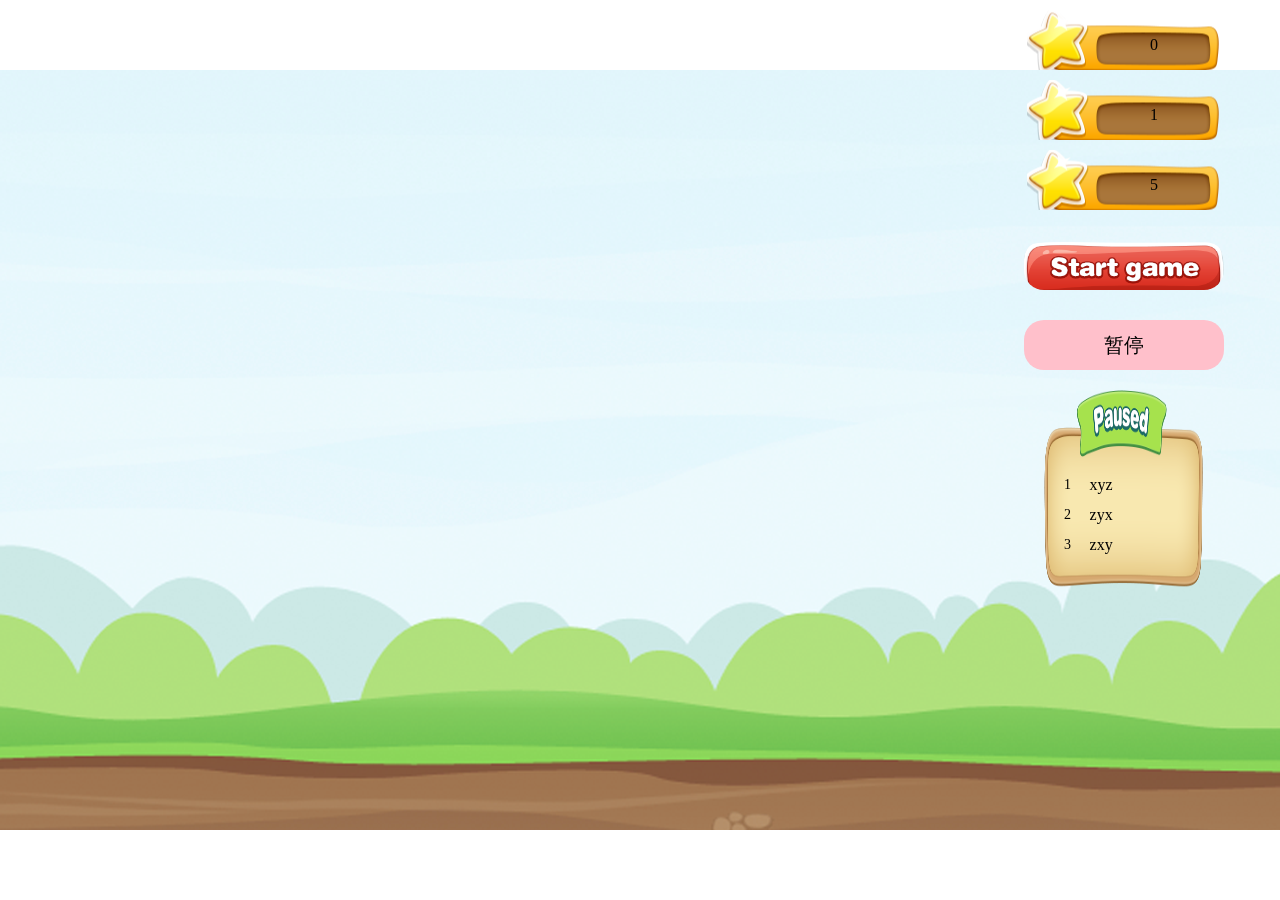
<file: dazi/game1.html>
<!doctype html>
<html lang="en">
<head>
    <meta charset="UTF-8">
    <title>Document</title>
    <style>
        html,body{
            height: 100%;
            margin: 0;
            overflow: hidden;
        }
        .scene{
            width: 100%;
            height: 100%;
            margin: 0 auto;
            background: #ccc;
            background: url("img/bg.png") no-repeat center center;
        }
        .main{
            width: 80%;
            height: 100%;
            float: left;
            position: relative;
        }
        .control{
            width: 200px;
            height: 100%;
            background: #3f;
            float:left;
        }
        .box{
            width: 100%;
            height: 60px;
            background: #fff;
            margin: 10px auto;
            border-radius: 10px;
            background: url("img/scor.png") no-repeat center center;
        }
        .name{
            height: 20px;
            text-align: center;
            line-height: 20px;
        }
        .scor,.state,.life{
            width: 50%;
            height: 30px;
            margin: 0 auto;
            line-height: 30px;
            text-align: center;
            border-radius: 5px;
            margin-left: 40%;
        }
        .letter{
            width: 110px;
            height: 120px;
            text-align: center;
            line-height: 80px;
            position: absolute;
            top:-150px;
            left: 0;
        }
        .btn{
            width: 100%;
            height: 50px;
            border-radius: 5px;
            text-align: center;
            background: pink;
            margin: 0 auto;
            margin-top: 10px;
            line-height: 50px;
            font-size: 20px;
            border-radius: 20px;
            margin-top: 30px;
        }
        .btn.start{
            background: url("img/start.png") no-repeat;

            background-size: 100%;
        }
        *{
            user-select: none;
            /*不能选中文字*/
        }
        .a{
            background: url("img/scor.png") no-repeat center center;
        }
        .paihang{
            width:80%;
            height: 120px;
            background: #fff;
            margin: 0 auto;
            margin-top: 20px;
            background: url("img/stopbox.png") no-repeat center center;
            background-size: 100% 100%;
            padding-top: 80px;
        }
        .mingci{
            width: 80%;
            height: 30px;
            padding: 0 20px;
        }
        .mingci-zi{
            width: 20%;
            height:30px;
            float: left;
            font-size: 14px;
            line-height: 30px;
        }
        .mingci-val{
            width: 80%;
            height: 30px;
            line-height: 30px;
        }
    </style>
</head>
<body>
<div class="scene">
    <div class="main"></div>
    <div class="control">
        <div class="box a">
            <div class="name"></div>
            <div class="scor">0</div>
        </div>
        <div class="box b">
            <div class="name"></div>
            <div class="state">1</div>
        </div>
        <div class="box c">
            <div class="name"></div>
            <div class="life">5</div>
        </div>
        <div class="btn start"></div>
        <div class="btn pause">暂停</div>
        <div class="paihang">
            <div class="mingci">
                <div class="mingci-zi">1</div>
                <div class="mingci-val one">xyz</div>
            </div>
            <div class="mingci">
                <div class="mingci-zi">2</div>
                <div class="mingci-val two">zyx</div>
            </div>
            <div class="mingci">
                <div class="mingci-zi">3</div>
                <div class="mingci-val three">zxy</div>
            </div>
        </div>
    </div>
</div>

</body>
<script>

    //面向对象
    //封装
    var main=document.querySelector(".main");
 //关卡
 var state=document.querySelector(".state");
 //得分
 var scor=document.querySelector(".scor");
 //开始按钮
 var start=document.querySelector(".start");
 //生命值
 var life=document.querySelector(".life");
 //暂停
 var pause=document.querySelector(".pause");
 //排行榜
 /*var frist=document.querySelector(".one");
 var two=document.querySelector(".two");
 var three=document.querySelector(".three");*/
 var mingci=document.querySelectorAll(".mingci-val");
 console.log(mingci);
    class Game{
        constructor(main,scor,state,life){
            this.main=main;
            this.num=3;
            this.obj={};
            this.scorele=scor;
            this.scor=0;
            this.stateele=state;
            this.state=1;
            this.speed=5;
            this.life=5;
            this.lifeele=life;
            this.height=window.innerHeight;
            this.st=null;
            startControl=true;
            this.bestscor=localStorage.bestscor?JSON.parse(localStorage.bestscor):[];
        }
        //创建一个字母
        _createLetter(){
            var div=document.createElement("div");
            div.className="letter";
            do{
                var rn=Math.floor(Math.random()*26+65);
                var le=String.fromCharCode(rn);
            }while(this.obj[le]);  //判断字母是否重复
            div.style.background="url('img/"+le+".png') no-repeat center center";
            do{
                var rl=Math.random()*900;

            }while(this._check(rl));//判断水平位置是否重复
            var rt=-Math.random()*100;//字母随机出现的高度位置
            div.style.left=rl+"px";
            div.style.top=rt+"px";//给div设置高度和宽度
            this.obj[le]={left:rl,top:rt,el:div};
            this.main.appendChild(div);
        }
        _check(left){//字母框不重复
            for(var i in this.obj){
                if(left>this.obj[i].left-110&&left<this.obj[i].left+110){
                    return true;
                }
            }

        }
        _move(){
            this.st=setInterval(function () {
                for(var i in this.obj){
                    var t=this.obj[i].top;
                    t+=this.speed;
                    this.obj[i].top=t;
                    this.obj[i].el.style.top=t+"px";
                    if(t>this.height){//判断生命值 超过高度的减一
                        this.life--;
                        this.lifeele.innerHTML=this.life;
                        this.main.removeChild(this.obj[i].el);//删除这个盒子
                        delete this.obj[i];//删除盒子里的元素
                        this._createLetter();
                        if(this.life==0){
                            this._gameover();
                            return;
                        }
                    }
                }
            }.bind(this),50)//改变函数里this的指向
        }
        //关卡增加
        _upstate(){
            this.state++;
            this.stateele.innerHTML=this.state;
            if(this.state<=4){
                this._createLetter();//小于四再增加一个
            }else{
                this.speed++;//之后增加速度
            }
        }

        //游戏结束
        _gameover(){
              alert(`游戏结束，您的得分为${this.scor}`);
            if(this.bestscor.length<3||(this.bestscor.length>=3&&this.scor>this.bestscor[2].scor)) {
                var player=prompt("请输入名字");
                this.bestscor.push({player, scor: this.scor});
                this.bestscor.sort(function (a, b) {
                    if (a.scor > b.scor) {
                        return -1;
                    } else {
                        return 1;
                    }
                })
                if (this.bestscor.length > 3) {
                    this.bestscor.pop();
                }
                localStorage.bestscor=JSON.stringify(this.bestscor);
            }
            this.reWrite();
            this.main.innerHTML=""; //清空主面板上的对象
            this.obj={};
            this.speed=5;
            this.life=5;
            this.scorele.innerHTML=0;
            this.stateele.innerHTML=1;
            this.state=1;
            this.scor=0;
            this.lifeele.innerHTML=5;
            this.life=5;//把值还原
            startControl=true;
            clearInterval(this.st);
        }
        //排行榜
        reWrite(){
            this.bestscor=localStorage.bestscor?JSON.parse(localStorage.bestscor):[];
            console.log(this.bestscor)
            this.bestscor.forEach(function (v,i) {
                mingci[i].innerHTML=`${v.player} ${v.scor}`;
            })

        }

        pause(){
            clearInterval(this.st);
            document.onkeydown=null;//暂停的时候不能消除
        }//暂停
        play(){
            this._move();
            this._keydown();
        }//继续

        _keydown(){
            document.onkeydown=function (e) {
                var keyCode=e.keyCode;//获取键盘Ascll码
                var l=String.fromCharCode(keyCode);
                if(this.obj[l]){
                    this.main.removeChild(this.obj[l].el);
                    delete this.obj[l];
                    this.scor++;
                    this.scorele.innerHTML=this.scor;
                    if(this.scor%10==0){
                        this._upstate();
                    }
                    this._createLetter();
                }

            }.bind(this)//改变函数里this的指向
        }
        start(){
            for(var i=0;i<this.num;i++){
                this._createLetter();
            }
            this._move();
            this._keydown();
            startControl=false;
        }
    }

    var game=new Game(main,scor,state,life);
    var startControl=true;//按钮开关
    start.onclick=function () {
     if(startControl){
         startControl=false;
         game.start();
     }

 }
      var flag=true;
      game.reWrite();
      pause.onclick=function(){
      if(flag){
      pause.innerHTML="继续";
      game.pause();
      }else{
     pause.innerHTML="暂停";
     game.play();
      }
          flag=!flag;
      }

</script>
</html>
</file>
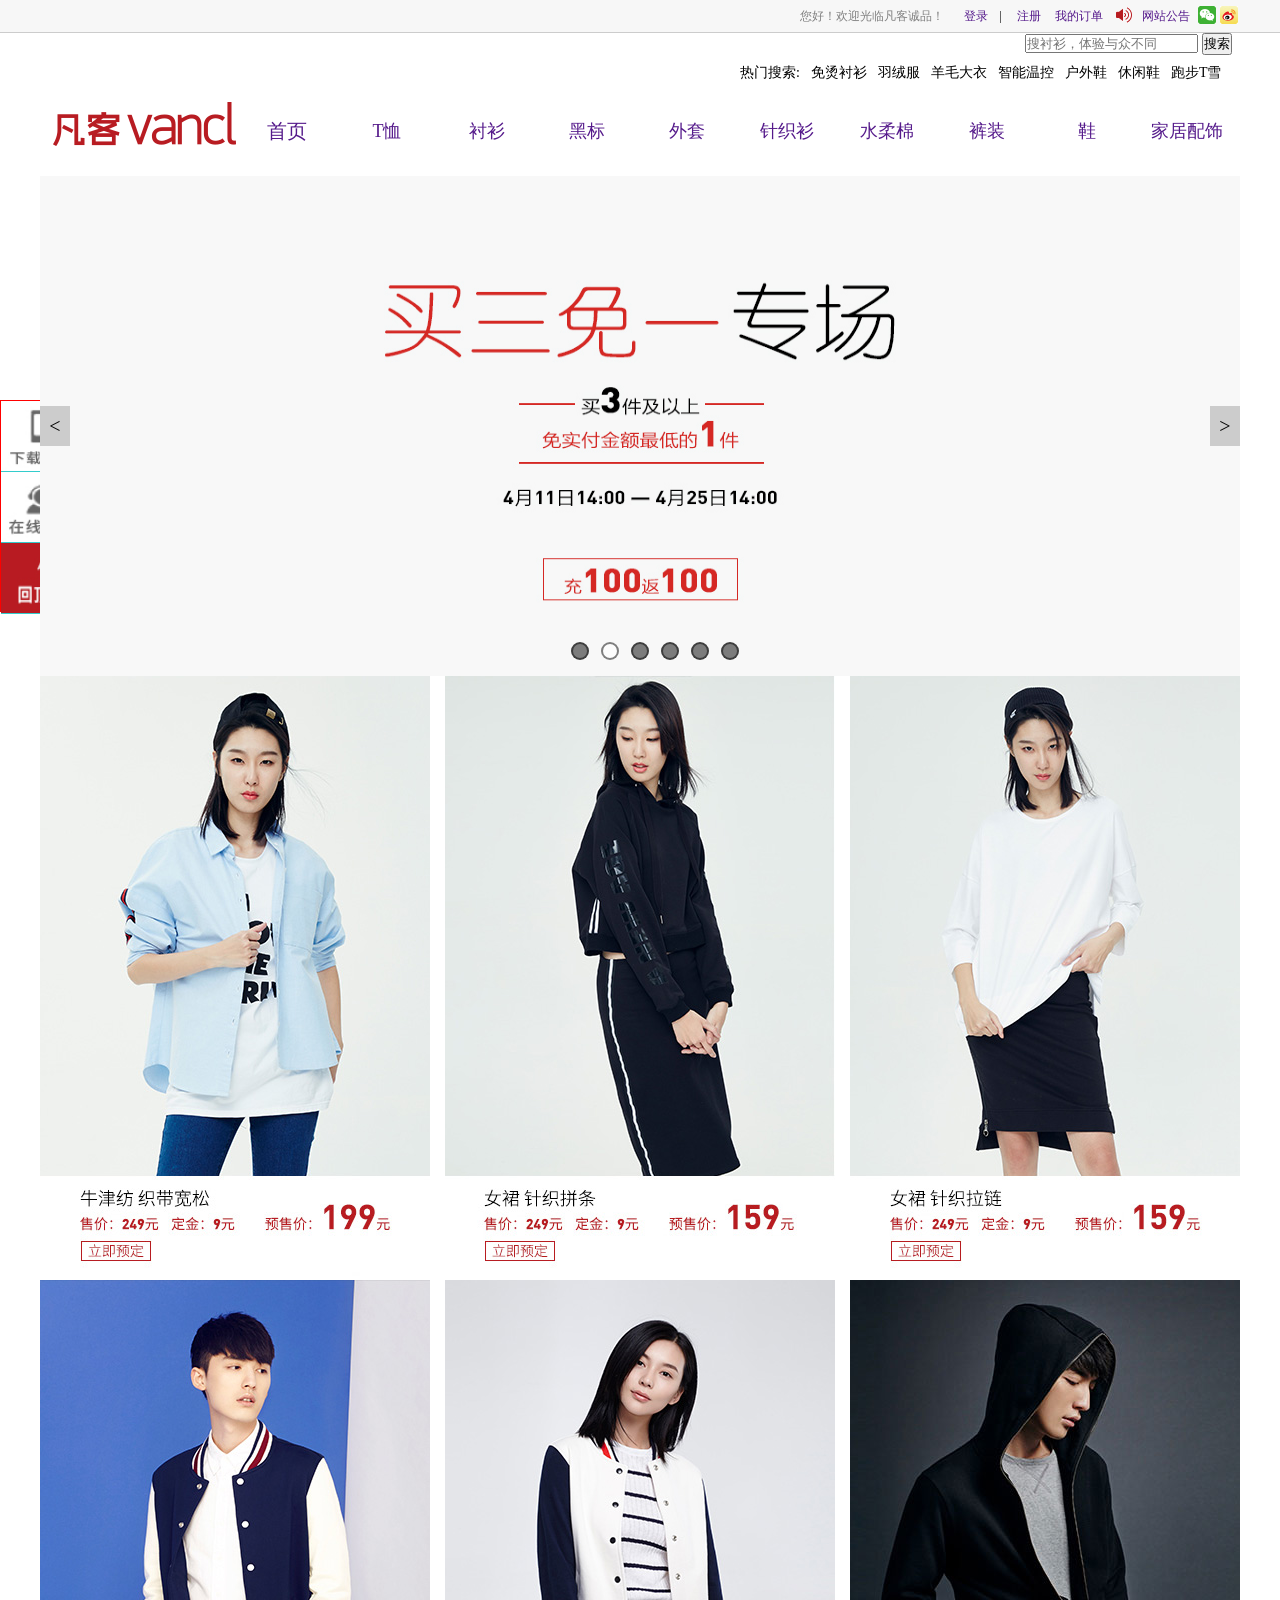
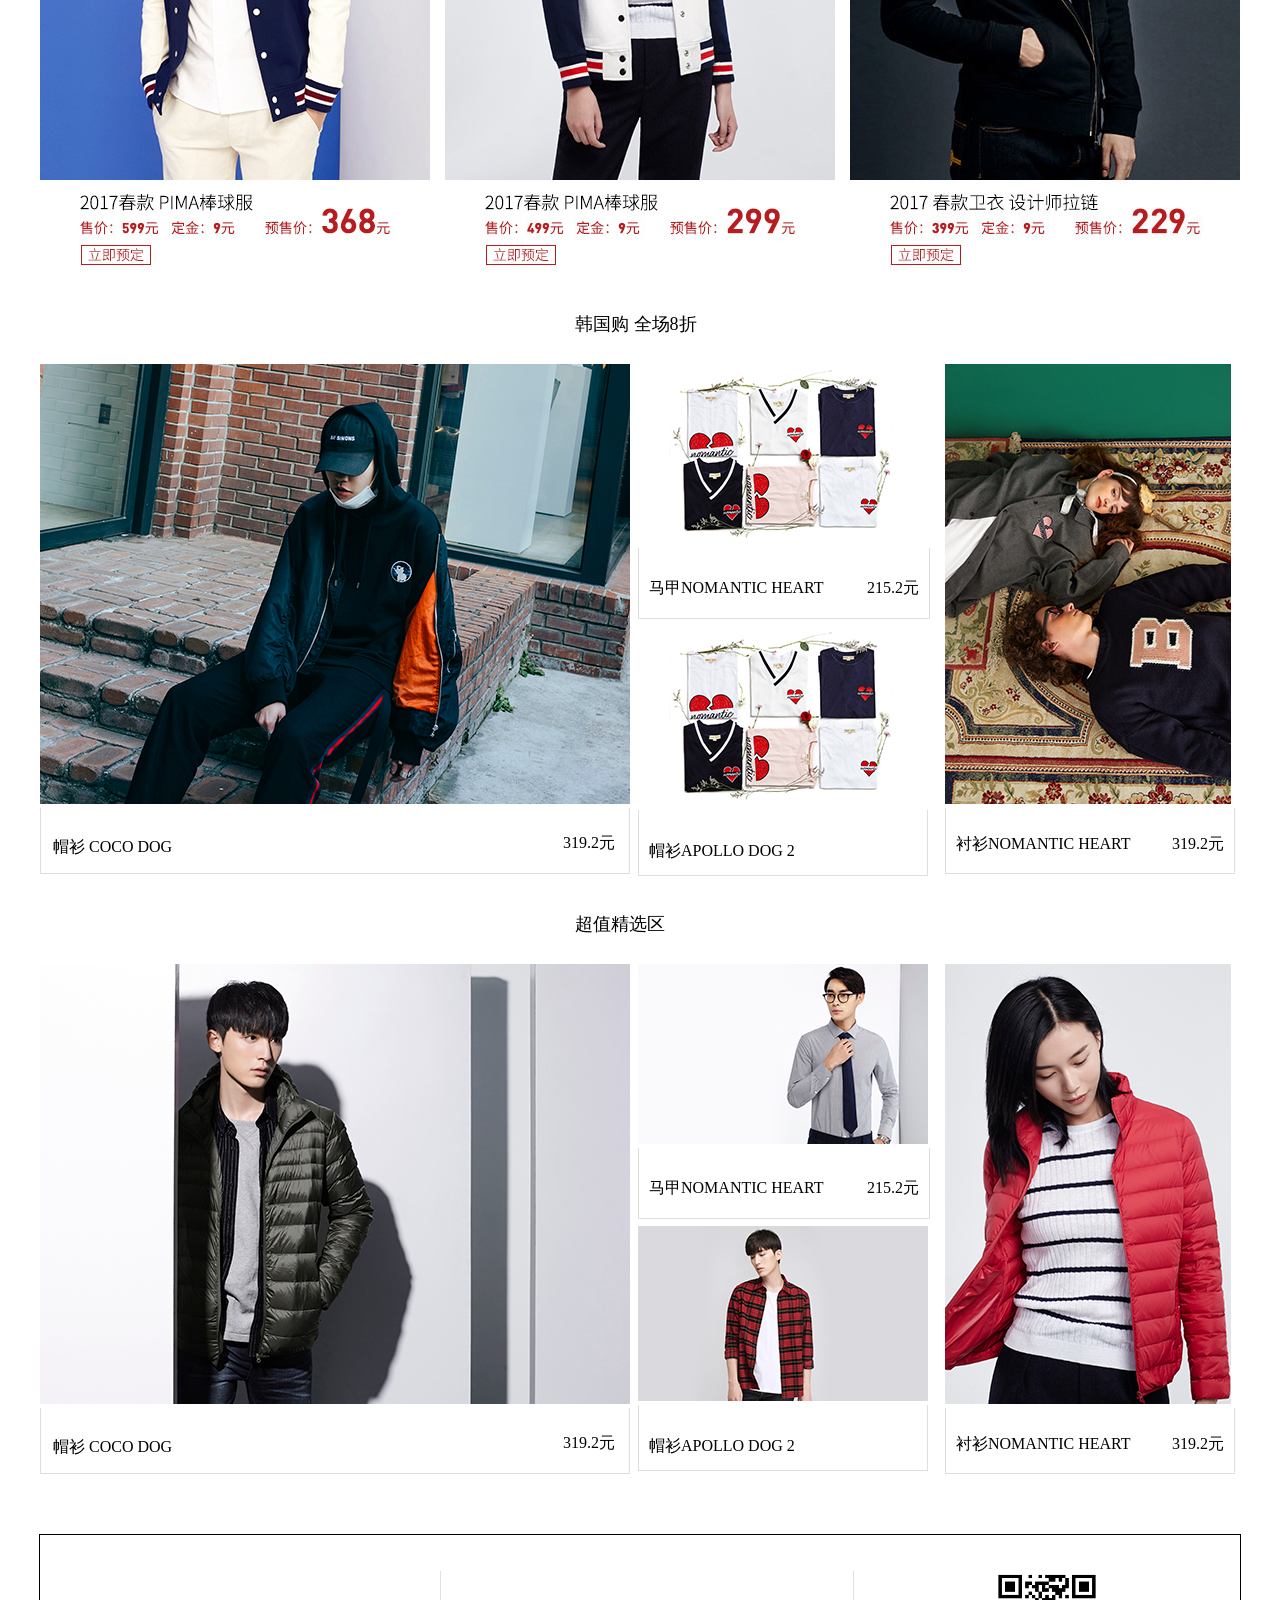
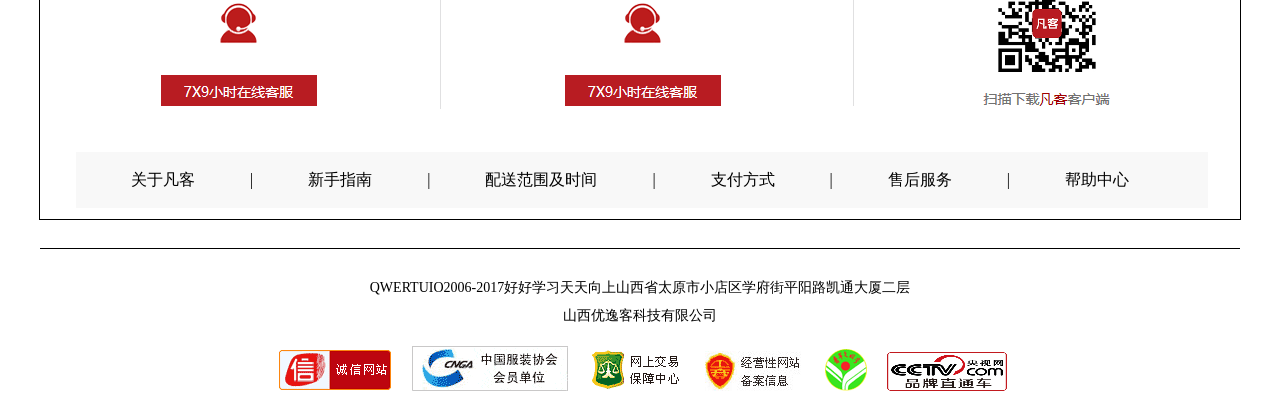
<file: fanke/11.html>
<!DOCTYPE html>
<html lang="en">
<head>
	<meta charset="UTF-8">
	<title>凡客</title>
	<link rel="stylesheet" href="css/base.css">
	<link rel="stylesheet" href="css/1.css">
</head>
<body>
	<!-- 头部开始 -->
	<div class="header">
		<div class="header-main">
			<div class="header-right">
			 	<div class="welcome">您好！欢迎光临凡客诚品！
			 	</div>          
				<div class="denglu">
				   <a href="">
					 <div class="login">登录</div>
			       </a>
					 <div class="shugang">|</div>
					 <a href="">
					   <div class="zhuce">注册</div>
					 </a>
				</div>  
				<a href="">
			       <div class="dingdan">我的订单</div>
			    </a> 
			    <div class="xiaoxi" >
			      	   <img src="img/notice.png" alt="">
			    </div>	
			    <a href="">
			     <div class="gonggao">网站公告</div>
			    </a>
			           <img src="img/w1.jpg" alt="" class="w1">
			           <img src="img/w2.jpg" alt="" class="w2">
			   
			</div>
		</div>
	</div>
	<!-- 头部结束 -->
	<!-- 脖子开始 -->
	<div class="sousuo">
		<div class="ssk">
			<input type="text" placeholder="搜衬衫，体验与众不同" class="scs">
			<input type="button"  value="搜索">
		</div>
	</div>
	
	<div class="view">
		<div class="dakuang">
	       <div class="remensousuo">热门搜索:</div>
	       <div class="miantang">免烫衬衫</div>
	       <div class="yurong">羽绒服</div>
	       <div class="yangmao">羊毛大衣</div>
	       <div class="zhineng">智能温控</div>
	       <div class="huwai">户外鞋</div>
	       <div class="xiuxie">休闲鞋</div>
	       <div class="paobu">跑步T雪</div>
	   </div>
	</div>
	
	

	 <!-- 导航开始 -->
	<div class="daohang">
		<img src="img/logo18546.png" alt="" >
		<nav>
			<div class="index"><a href="">首页</a></div>
			<ul class="lists">
				<li>
					<a href="">T恤</a>
					<ul class="nei">
						<li class="top"></li>
						<li>薛继业</li>
						<li>字</li>
						<li>好小猪</li>
						<li>义系列</li>
						<li>药系列</li>
						<li>简鱼</li>
						<li>十二生肖</li>
						<li>张爱玲</li>
						<li>穆旦</li>
						<li>马尔克斯</li>
						<li>艺术家</li>
					</ul>
				</li>
				<li>
					<a href="">衬衫</a>
					<ul class="nei">
						<li class="top"></li>
						<li>免烫</li>
						<li>高支</li>
						<li>休闲</li>
						<li>短袖衬衫</li>
						<li>法兰绒</li>
						<li>牛津纺</li>
						<li>青年布</li>
						<li>牛仔</li>
						<li>麻</li>
						<li>水洗棉</li>
					</ul>
				</li>
				<li>
					<a href="">黑标</a>
					<ul class="nei">
						<li class="top"></li>
						<li>卫衣</li>
						<li>外套</li>
						<li>衬衫</li>
						<li>裤装</li>
						<li>T恤</li>
					</ul>
				</li>
				<li>
					<a href="">外套</a>
					<ul class="nei">
						<li class="top"></li>
						<li>羽绒服</li>
						<li>大衣</li>
						<li>西服</li>
						<li>夹克</li>
						<li>nautilus</li>
					</ul>
				</li>
				<li>
					<a href="">针织衫</a>
					<ul class="nei">
						<li class="top"></li>
						<li>空调衫</li>
						<li>棉线衫</li>
						<li>羊毛衫</li>
						<li>羊绒衫</li>
						<li>空调衫</li>
						<li>棉线衫</li>
						<li>羊毛衫</li>
						<li>羊绒衫</li>
					</ul>
				</li>
				<li>
					<a href="">水柔棉</a>
					<ul class="nei">
						<li class="top"></li>
						<li>拉链开衫</li>
						<li>长袖V领</li>
						<li>长袖圆领</li>
						<li>短袖</li>
						<li>拉链开衫</li>
						<li>长袖V领</li>
						<li>长袖圆领</li>
						<li>短袖</li>
					</ul>
				</li>
				<li>
					<a href="">裤装</a>
					<ul class="nei">
						<li class="top"></li>
						<li>商务</li>
						<li>休闲裤</li>
						<li>牛仔裤</li>
						<li>麻裤子</li>
						<li>针织裤</li>
					</ul>
				</li>
				<li>
					<a href="">鞋</a>
					<ul class="nei">
						<li class="top"></li>
						<li>复古跑鞋</li>
						<li>户外鞋</li>
						<li>帆布鞋</li>
						<li>皮鞋</li>
						<li>休闲鞋</li>
						<li>帆布鞋</li>
						<li>皮鞋</li>
						<li>休闲鞋</li>
					</ul>
				</li>
				<li>
					<a href="">家居配饰</a>
					<ul class="nei">
						<li class="top"></li>
						<li>袜品</li>
						<li>床品套件</li>
						<li>被子</li>
						<li>枕头</li>
						<li>背心</li>
						<li>珊瑚绒睡袍</li>
						<li>家居毯</li>
					</ul>
				</li>
			</ul>
		</nav>
	</div>
	<!-- 导航结束 -->
	<!-- banner开始 -->
	<div class="container">
		<div class="bannerbox">
			<ul class="top">
				<li>
					<img src="img/banner1.jpg" alt="">
				</li>
				<li>
					<img src="img/banner2.jpg" alt="">
				</li>
				<li>
					<img src="img/banner3.jpg" alt="">
				</li>
				<li>
					<img src="img/banner4.jpg" alt="">
				</li>
				<li>
					<img src="img/banner5.jpg" alt="">
				</li>
				<li>
					<img src="img/banner6.jpg" alt="">
				</li>
			</ul>
			<ul class="lunbo">
				<li></li>
				<li></li>
				<li></li>
				<li></li>
				<li></li>
				<li></li>
			</ul>
			<div class="left-jian"> < </div>
			<div class="right-jian"> > </div>
		</div>
	</div>
	<!-- banner结束 -->


	<div class="sankuang">	
			<img src="img/cjys_04.jpg" alt="" class="jg6">
			<img src="img/cjys_05.jpg" alt="" class="jg1">
			<img src="img/cjys_06.jpg" alt="" class="jg2">
			<img src="img/cjys_07.jpg" alt="" class="jg3">
			<img src="img/cjys_08.jpg" alt="" class="jg4">
			<img src="img/cjys_44.jpg" alt="" class="jg5">
	</div>
	
	<!-- 韩国购开始 -->
	<div class="hanguogou">
		<div class="shang">
			<div class="han">韩国购 全场8折</div>
		</div>
		<div class="xia">
			<div class="zuo">
				<img src="img/01.jpg" alt="">
			    <div class="zxk">
				<div class="maoshan">帽衫 COCO DOG</div>
				<div class="you1">319.2元</div>
			    </div>
			</div>
			<div class="zhong">
				<div class="zs">
					<img src="img/003.jpg" alt="" class="t3">
					<div class="zzz1">
						<div class="ma">马甲NOMANTIC HEART</div>
						<div class="m">215.2元</div>
					</div>
				</div>
				<div class="zx">
					<img src="img/003.jpg" alt="" class="t2">
					<div class="zzz2">
						<div class="shan">帽衫APOLLO DOG 2</div>
						<div class="319.2元"></div>
					</div>
				</div>
			</div>
			<div class="you">
				<img src="img/04.jpg" alt="" class="t4">
				<div class="zzz3">
					<div class="cs1">衬衫NOMANTIC HEART</div>
					<div class="rmb">319.2元</div>
				</div>
			</div>

		</div>
	</div>
			
	<!-- 韩国购结束 -->
	<!-- 超值精选开始 -->
	<div class="hanguogou">
		<div class="shang">
			<div class="han">超值精选区</div>
		</div>
		<div class="xia">
			<div class="zuo">
				<img src="img/1.jpg" alt="">
			    <div class="zxk">
				<div class="maoshan">帽衫 COCO DOG</div>
				<div class="you1">319.2元</div>
			    </div>
			</div>
			<div class="zhong">
				<div class="zs">
					<img src="img/2.jpg" alt="" class="t3">
					<div class="zzz1">
						<div class="ma">马甲NOMANTIC HEART</div>
						<div class="m">215.2元</div>
					</div>
				</div>
				<div class="zx">
					<img src="img/3.jpg" alt="" class="t2">
					<div class="zzz2">
						<div class="shan">帽衫APOLLO DOG 2</div>
						<div class="319.2元"></div>
					</div>
				</div>
			</div>
			<div class="you">
				<img src="img/4.jpg" alt="" class="t4">
				<div class="zzz3">
					<div class="cs1">衬衫NOMANTIC HEART</div>
					<div class="rmb">319.2元</div>
				</div>
			</div>

				</div>
	</div>
			<!-- 超值精选区结束 -->
	
	<div class="ewm">
		<div class="es">
			<img src="images/6_03.png" alt="" class="t1">
			<img src="images/6_09.png" alt="" class="t1">
			<img src="images/6_03.png" alt="" class="t1">
			<img src="images/6_12.png" alt="" class="t1">
			<img src="images/6_14.png" alt="" class="t1">
		</div>
		<div class="ex">
			<div class="z1">关于凡客</div>
			<div class="z1"> | </div>
			<div class="z1">新手指南</div>
			<div class="z1"> | </div>
			<div class="z1">配送范围及时间</div>
			<div class="z1"> | </div>
			<div class="z1">支付方式</div>
			<div class="z1"> | </div>
			<div class="z1">售后服务</div>
			<div class="z1"> | </div>
			<div class="z1">帮助中心</div>
		</div>
		<div class="xian"></div>
		<div class="wsz">
			<div class="wz">QWERTUIO2006-2017好好学习天天向上山西省太原市小店区学府街平阳路凯通大厦二层</div>
			<div class="wz">山西优逸客科技有限公司</div>
		</div>
		<div class="zuih">
			<img src="images/8_03.png" alt="">
		</div>
	</div>	
	
	<div class="dingbu">
		<div class="dibu1">
			<img src="img/dibu1.png" alt="">
		</div>
		<div class="dibu1">
			<img src="img/dibu2.png" alt="">
		</div>
		<div class="dibu1 a">
			<img src="img/dibu3.png" alt="">
		</div>
	</div>

</body>
<script src="animate.js"></script>
<script src="凡客.js"></script>

<script>
	var lis=document.querySelectorAll(".lists>li")
			var nei=document.querySelectorAll(".nei")
			var arr=[]//保存ul的高度
			Array.from(nei).forEach(function (ul) {
				let lis=ul.querySelectorAll("li")
				let height=lis.length*30-25
				arr.push(height)
			});
			Array.from(lis).forEach(function (li,index) {
				li.onmouseover=function () {
					nei[index].style.height=arr[index]+"px"
				}
				li.onmouseout=function () {
					nei[index].style.height=0
				}
			});
	//下拉菜单结束
</script>
</html>
</file>
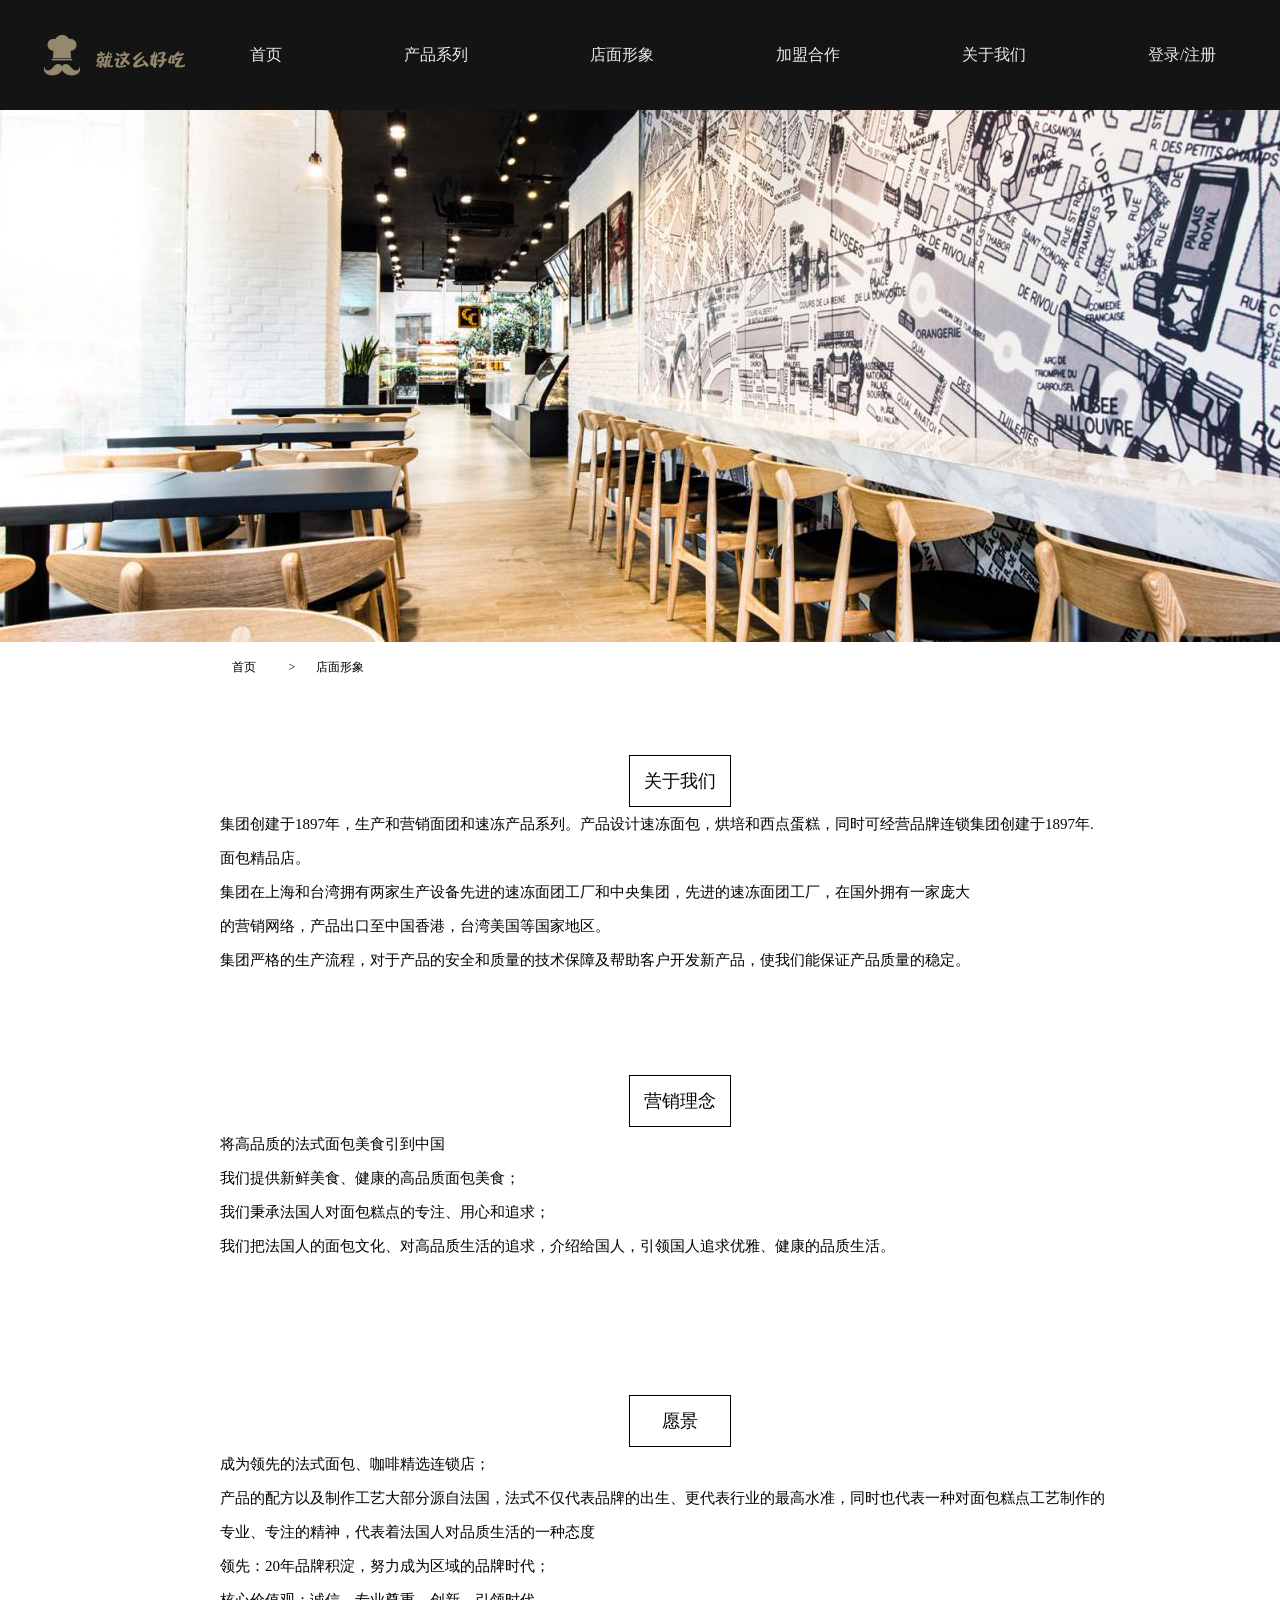
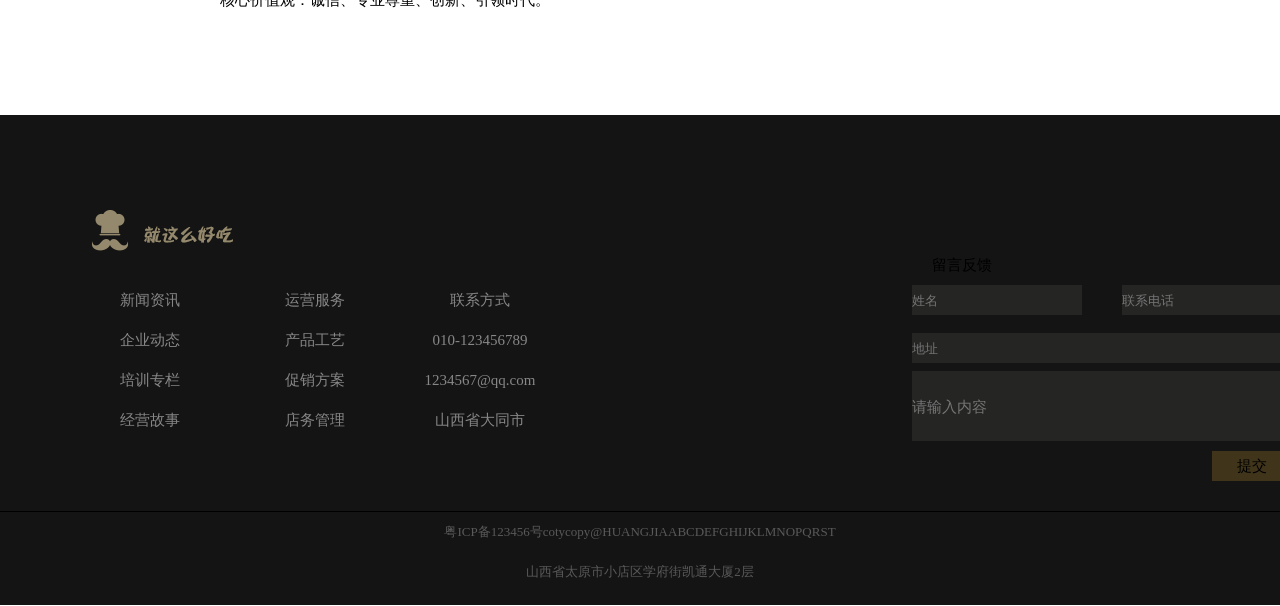
<file: meishi/About US.html>
<!DOCTYPE html>
<html lang="en">
    <head>
        <meta charset="utf-8">
        <link rel="stylesheet" href="css/About Us.css">
        <link rel="stylesheet" href="css/base1.css">
    </head>
    <body>
    <div class="one">
	    	<div class="one1">
	    		<div class="picture">
	    			<img src="img/one.png" alt="">
	    		</div>
	    		<div class="picture-right">
		    		<div class="one1-right">
		    			 <ul>
                <a href="shouye.html"><li>首页</li></a>
                <a href="tianping.html"><li>产品系列</li></a>
                <a href="xiangqing1.html"><li>店面形象</li></a>
                <a href="Let.html"><li>加盟合作</li></a>
                <a href="About US.html"><li>关于我们</li></a>
                <a href="login.html"><li>登录/注册</li></a>
              </ul>
		    		</div>
		    	</div>		
    		</div>
    </div>

    <div class="banner"></div>

	<div class="two">
    	<ul>
    		<li>首页</li>
    		<li> > </li>
    		<li>店面形象</li>
    	</ul>
    </div>
    <div class="three">
    	<div class="three-top">
    		<p>关于我们</p>
    	</div>
    	<div class="three-bottom">
    		<ul>
    			<li>集团创建于1897年，生产和营销面团和速冻产品系列。产品设计速冻面包，烘培和西点蛋糕，同时可经营品牌连锁集团创建于1897年.</li>
    			<li>面包精品店。</li>
    			<li>集团在上海和台湾拥有两家生产设备先进的速冻面团工厂和中央集团，先进的速冻面团工厂，在国外拥有一家庞大</li>
    			<li>的营销网络，产品出口至中国香港，台湾美国等国家地区。</li>
    			<li>集团严格的生产流程，对于产品的安全和质量的技术保障及帮助客户开发新产品，使我们能保证产品质量的稳定。</li>
    		</ul>
    	</div>
    	<div class="three-top">
    		<p>营销理念</p>
    	</div>
    	<div class="three-bottom">
    		<ul>
    			<li>将高品质的法式面包美食引到中国</li>
    			
    			<li>我们提供新鲜美食、健康的高品质面包美食；</li>
    			<li>我们秉承法国人对面包糕点的专注、用心和追求；</li>
    			<li>我们把法国人的面包文化、对高品质生活的追求，介绍给国人，引领国人追求优雅、健康的品质生活。</li>
    		</ul>
    	</div>
    	<div class="three-top">
    		<p>愿景</p>
    	</div>
    	<div class="three-bottom">
    		<ul>
    			<li>成为领先的法式面包、咖啡精选连锁店；</li>
    			<li>产品的配方以及制作工艺大部分源自法国，法式不仅代表品牌的出生、更代表行业的最高水准，同时也代表一种对面包糕点工艺制作的</li>
    			<li>专业、专注的精神，代表着法国人对品质生活的一种态度</li>
    			<li>领先：20年品牌积淀，努力成为区域的品牌时代；</li>
    			<li>核心价值观：诚信、专业尊重、创新、引领时代。</li>
    		</ul>
    	</div>
    </div>
    <div class="end">
        <div class="end-top">
           <div class="btn">
               <div class="btn-left">
                   <div class="btn-top"></div>
                   <div class="btn-bottom">
                       <ul>
                           <li>新闻资讯</li>
                           <li>运营服务</li>
                           <li>联系方式</li>
                       </ul>
                       <ul>
                           <li>企业动态</li>
                           <li>产品工艺</li>
                           <li>010-123456789</li>
                       </ul>
                       <ul>
                           <li>培训专栏</li>
                           <li>促销方案</li>
                           <li>1234567@qq.com</li>
                       </ul>
                       <ul>
                           <li>经营故事</li>
                           <li>店务管理</li>
                           <li>山西省大同市</li>
                       </ul>
                   </div>
               </div>
               <div class="btn-right">
                   <div class="a-top">留言反馈</div>
                   <div class="b-top">
                       <input type="buttom" placeholder="姓名" class="name">
                       <input type="buttom" placeholder="联系电话" class="telphone">
                   </div>
                   <input type="buttom" placeholder="地址" class="home">
                   <input type="buttom" placeholder="请输入内容" class="please">
                   <input type="buttom" value="提交" class="give">
               </div>
           </div> 
        </div>
        <div class="end-bottom">
            <p>粤ICP备123456号cotycopy@HUANGJIAABCDEFGHIJKLMNOPQRST</p>
            <p>山西省太原市小店区学府街凯通大厦2层</p>
        </div>
    </div>
    </body>
</html>
</file>
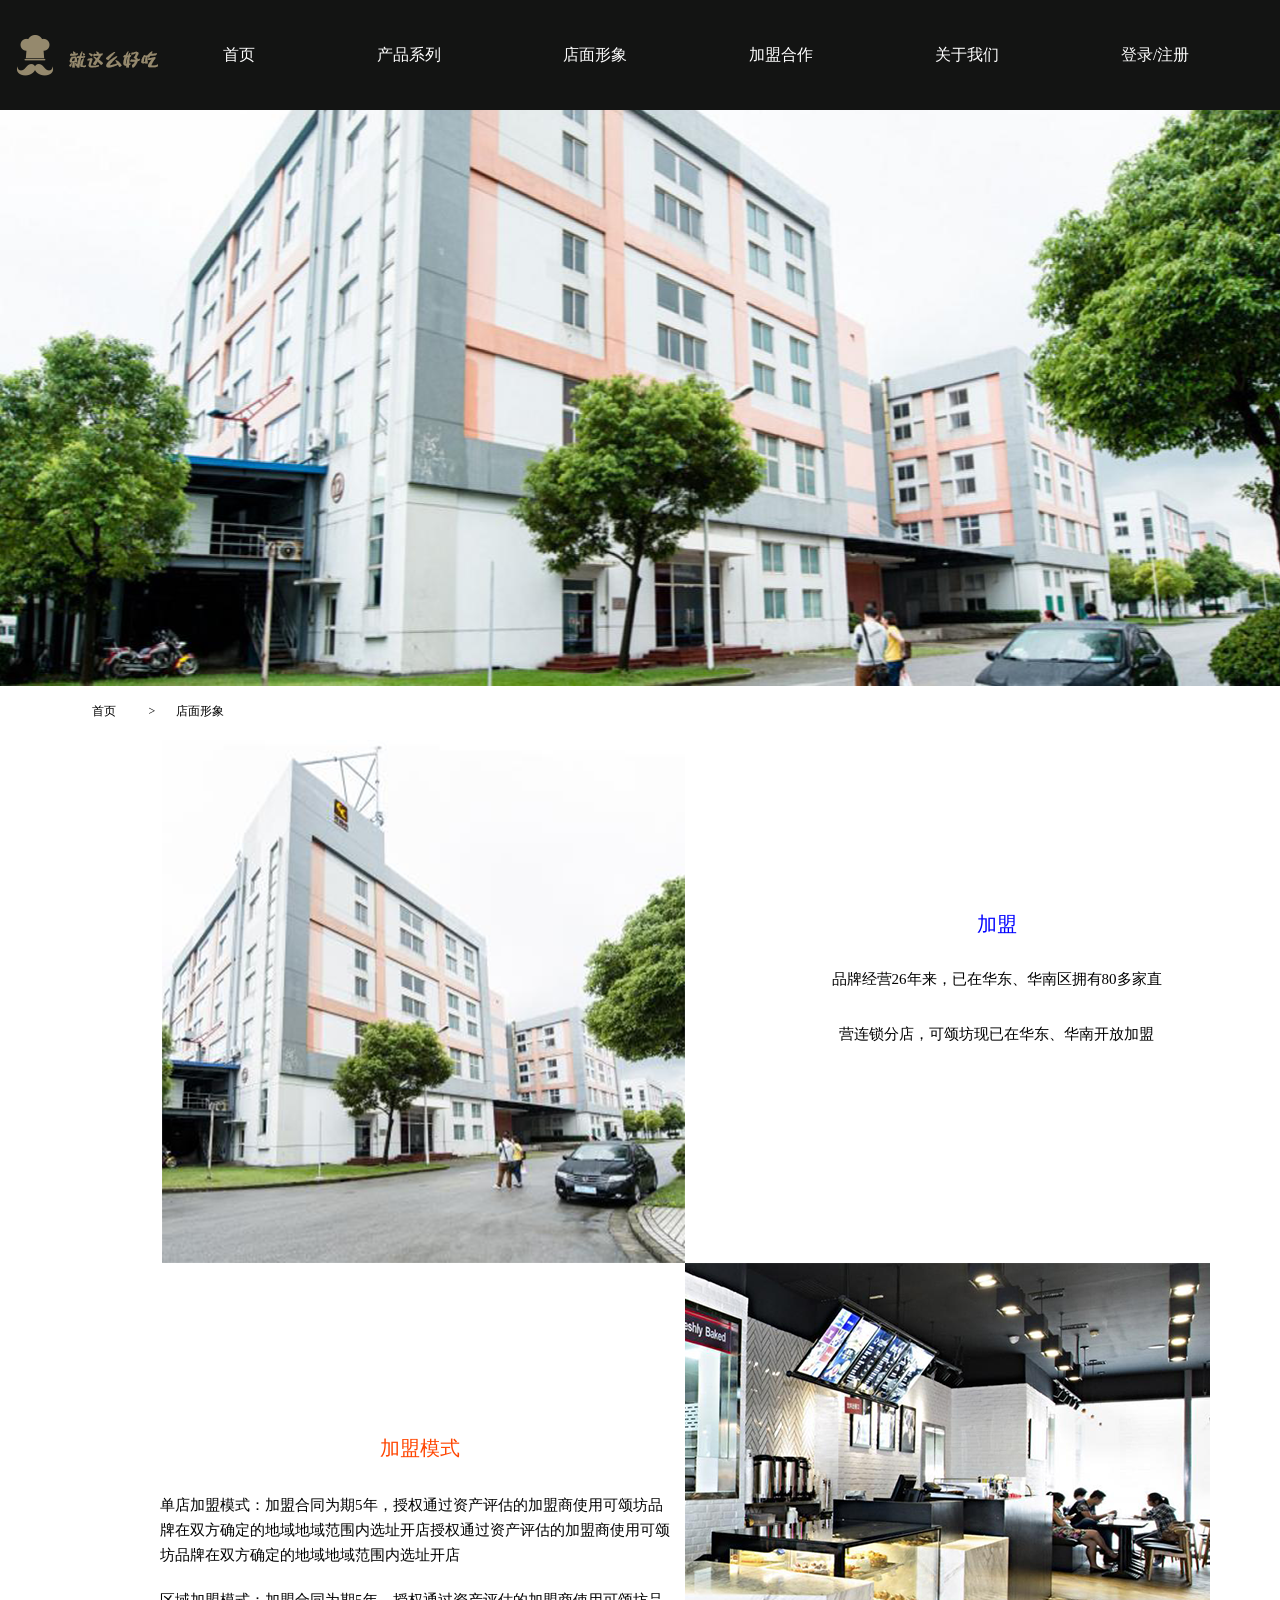
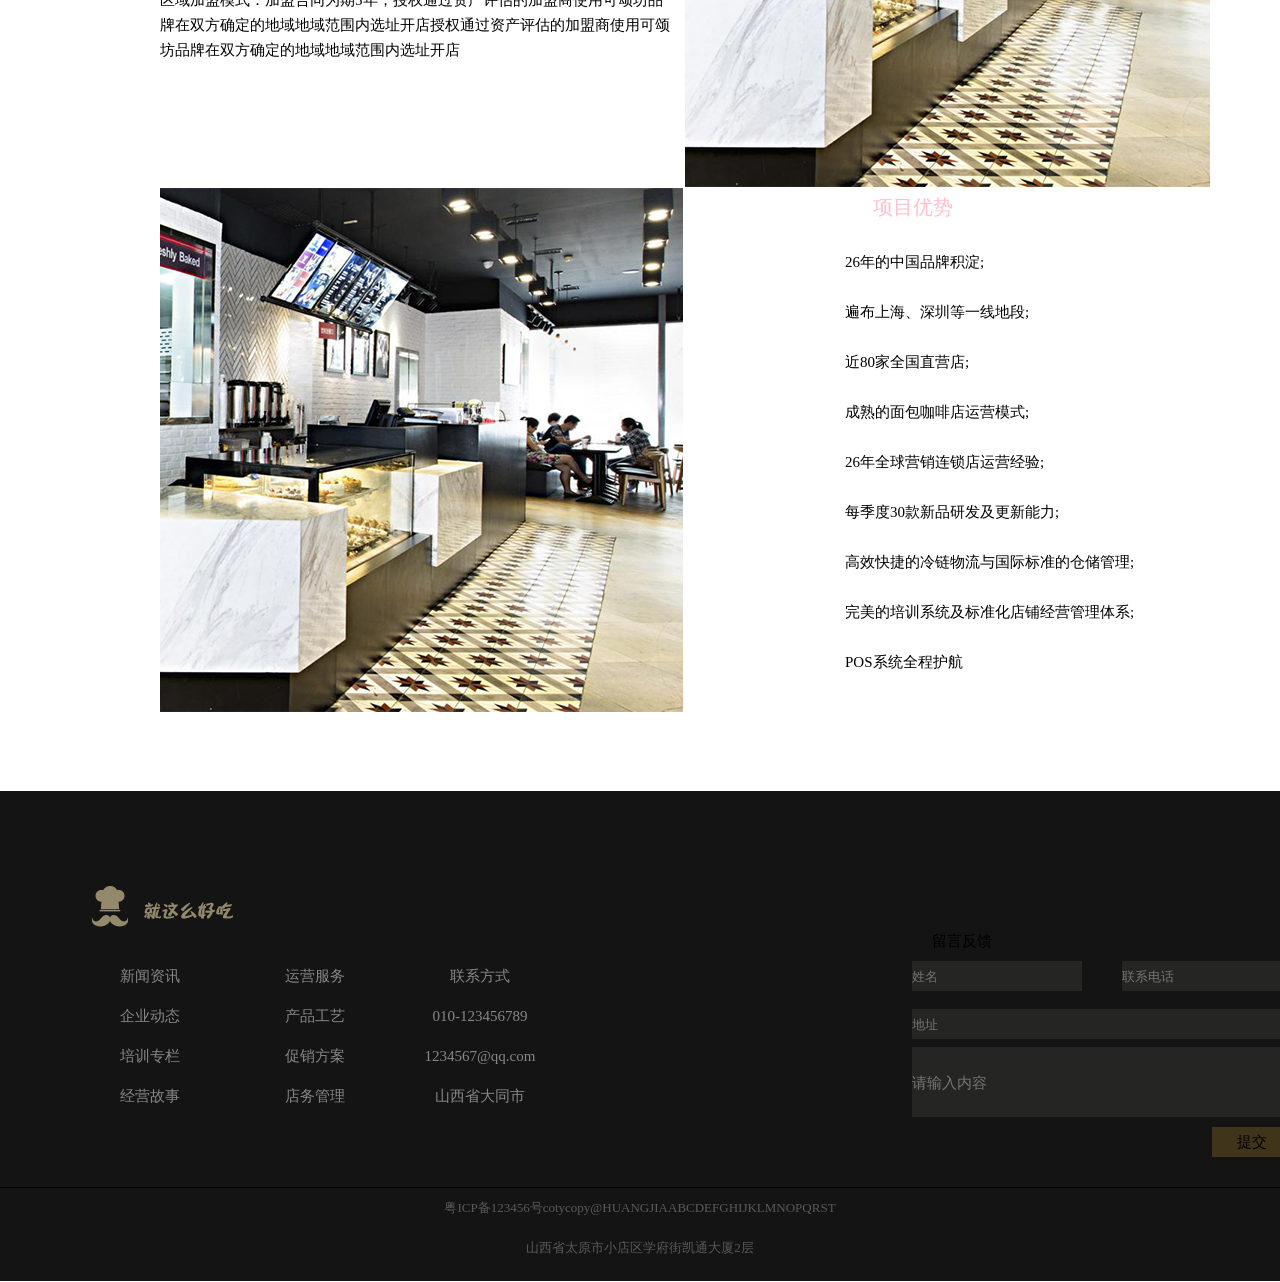
<file: meishi/Let.html>
<!DOCTYPE html>
<html lang="en">
    <head>
        <meta charset="utf-8">
        <link rel="stylesheet" href="css/Let.css">
        <link rel="stylesheet" href="css/base1.css">
    </head>
    <body>
    <div class="one">
	    	<div class="one1">
	    		<div class="picture">
	    			<img src="img/one.png" alt="">
	    		</div>
	    		<div class="picture-right">
		    		<div class="one1-right">
		    			 <ul>
                <a href="shouye.html"><li>首页</li></a>
                <a href="tianping.html"><li>产品系列</li></a>
                <a href="xiangqing1.html"><li>店面形象</li></a>
                <a href="Let.html"><li>加盟合作</li></a>
                <a href="About US.html"><li>关于我们</li></a>
                <a href="login.html"><li>登录/注册</li></a>
              </ul>
		    		</div>
		    	</div>		
    		</div>
   	</div>
   	<div class="banner"></div>
    <div class="two">
    	<ul>
    		<li>首页</li>
    		<li> > </li>
    		<li>店面形象</li>
    	</ul>
    </div>
	<div class="three">
		<div class="tpicture">
			<div class="tleft"></div>
			<div class="tright">
				<p>加盟</p>
        <ul>
					<li>品牌经营26年来，已在华东、华南区拥有80多家直</li>
					<li>营连锁分店，可颂坊现已在华东、华南开放加盟</li>
				</ul>
			</div>
		</div>
	</div>
	<div class="four">
		<div class="fpicture">
			<div class="fright">
				<p>加盟模式</p>
				<span>单店加盟模式：加盟合同为期5年，授权通过资产评估的加盟商使用可颂坊品牌在双方确定的地域地域范围内选址开店授权通过资产评估的加盟商使用可颂坊品牌在双方确定的地域地域范围内选址开店</span>
				<span>区域加盟模式：加盟合同为期5年，授权通过资产评估的加盟商使用可颂坊品牌在双方确定的地域地域范围内选址开店授权通过资产评估的加盟商使用可颂坊品牌在双方确定的地域地域范围内选址开店</span>
			</div>
			<div class="fleft"></div>
		</div>
	</div>
	<div class="five">
		<div class="five-left"></div>
		<div class="five-right">
			<p>项目优势</p>
			<span>26年的中国品牌积淀;</span>
			<span>遍布上海、深圳等一线地段;</span>
			<span>近80家全国直营店;</span>
			<span>成熟的面包咖啡店运营模式;</span>
			<span>26年全球营销连锁店运营经验;</span>
			<span>每季度30款新品研发及更新能力;</span>
			<span>高效快捷的冷链物流与国际标准的仓储管理;</span>
			<span>完美的培训系统及标准化店铺经营管理体系;</span>
			<span>POS系统全程护航</span>
		</div>
	</div>
	<div class="end">
        <div class="end-top">
           <div class="btn">
               <div class="btn-left">
                   <div class="btn-top"></div>
                   <div class="btn-bottom">
                       <ul>
                           <li>新闻资讯</li>
                           <li>运营服务</li>
                           <li>联系方式</li>
                       </ul>
                       <ul>
                           <li>企业动态</li>
                           <li>产品工艺</li>
                           <li>010-123456789</li>
                       </ul>
                       <ul>
                           <li>培训专栏</li>
                           <li>促销方案</li>
                           <li>1234567@qq.com</li>
                       </ul>
                       <ul>
                           <li>经营故事</li>
                           <li>店务管理</li>
                           <li>山西省大同市</li>
                       </ul>
                   </div>
               </div>
               <div class="btn-right">
                   <div class="a-top">留言反馈</div>
                   <div class="b-top">
                       <input type="buttom" placeholder="姓名" class="name">
                       <input type="buttom" placeholder="联系电话" class="telphone">
                   </div>
                   <input type="buttom" placeholder="地址" class="home">
                   <input type="buttom" placeholder="请输入内容" class="please">
                   <input type="buttom" value="提交" class="give">
               </div>
           </div> 
        </div>
        <div class="end-bottom">
            <p>粤ICP备123456号cotycopy@HUANGJIAABCDEFGHIJKLMNOPQRST</p>
            <p>山西省太原市小店区学府街凯通大厦2层</p>
        </div>
  </div>
    </body>			
</html>
</file>
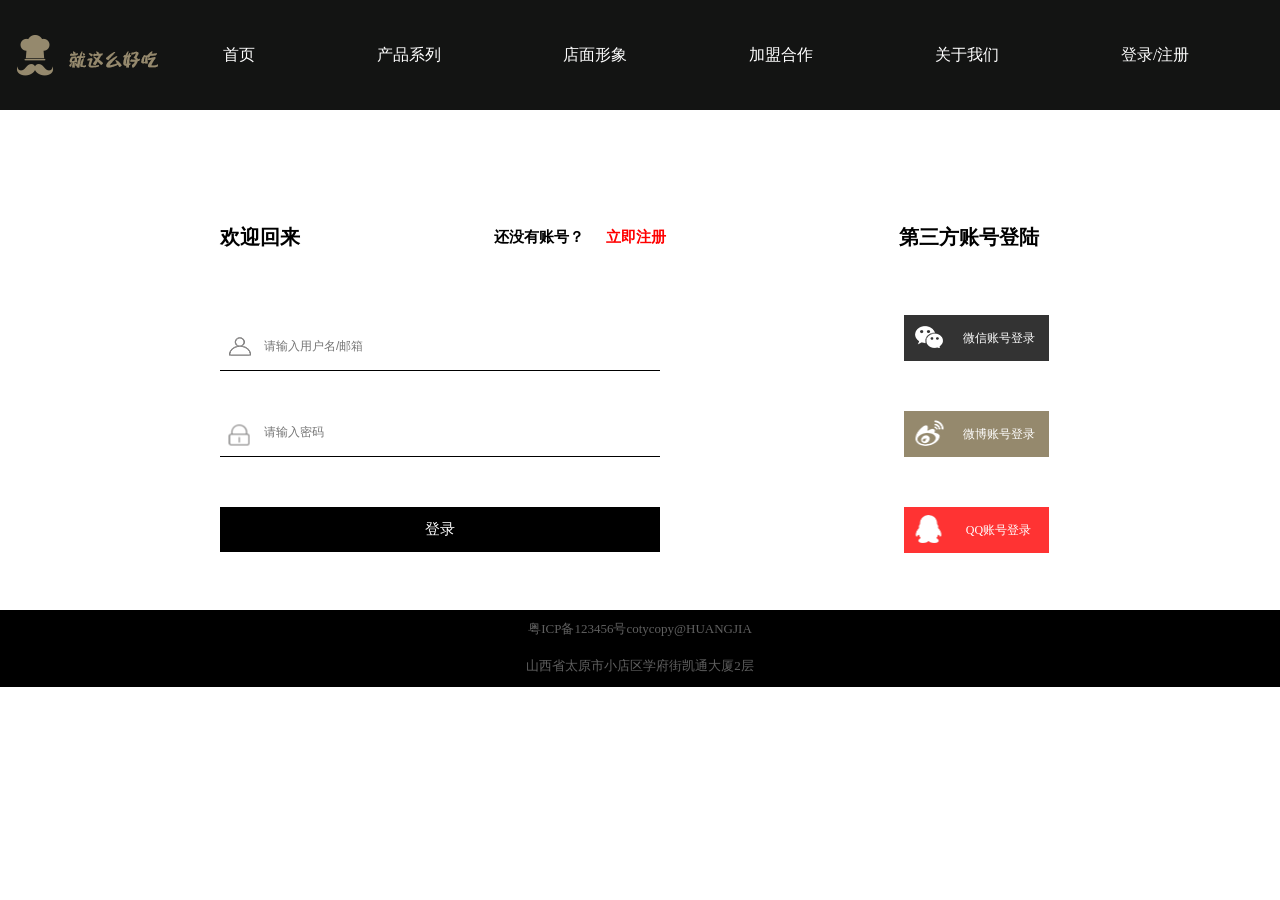
<file: meishi/login.html>
<!DOCTYPE html>
<html lang="en">
    <head>
        <meta charset="utf-8">
        <link rel="stylesheet" href="css/login.css">
        <link rel="stylesheet" href="css/base1.css">
    </head>
    <body>
    	<div class="one">
	    	<div class="one1">
	    		<div class="picture">
	    			<img src="img/one.png" alt="">
	    		</div>
	    		<div class="picture-right">
		    		<div class="one1-right">
		    			   <ul>
                            <a href="shouye.html"><li>首页</li></a>
                            <a href="tianping.html"><li>产品系列</li></a>
                            <a href="xiangqing1.html"><li>店面形象</li></a>
                            <a href="Let.html"><li>加盟合作</li></a>
                            <a href="About US.html"><li>关于我们</li></a>
                            <a href="login.html"><li>登录/注册</li></a>
                        </ul>
		    		</div>
		    	</div>		
    		</div>
    	</div>
    	<div class="two">
    		<div class="two-top">
    			<h1>欢迎回来</h1>
    			<h2>还没有账号？</h2>
    			<h3>立即注册</h3>
    			<h4>第三方账号登陆</h4>
    		</div>
    		<div class="two-bottom">
    			<div class="bleft">
    				<div class="please">
    					<p></p>
    					<input type="text" placeholder="请输入用户名/邮箱" class="place">
    				</div>
    				<div class="please2">
    					<p></p>
    					<input type="text" placeholder="请输入密码" class="place2">
    				</div>
    				<div class="login">登录</div>
    			</div>
    			<div class="bright">
    				<div class="weixin">
    					<span></span>
    					<p>微信账号登录</p>
    				</div>
    				<div class="weibo">
    					<span></span>
    					<p>微博账号登录</p>
    				</div>
    				<div class="qq">
    					<span></span>
    					<p>QQ账号登录</p>
    				</div>
    			</div>
    		</div>	
    	</div> 
    	<div class="end">
        <p>粤ICP备123456号cotycopy@HUANGJIA</p>
        <p>山西省太原市小店区学府街凯通大厦2层</p> 
      </div>
    </body>
</html>
</file>
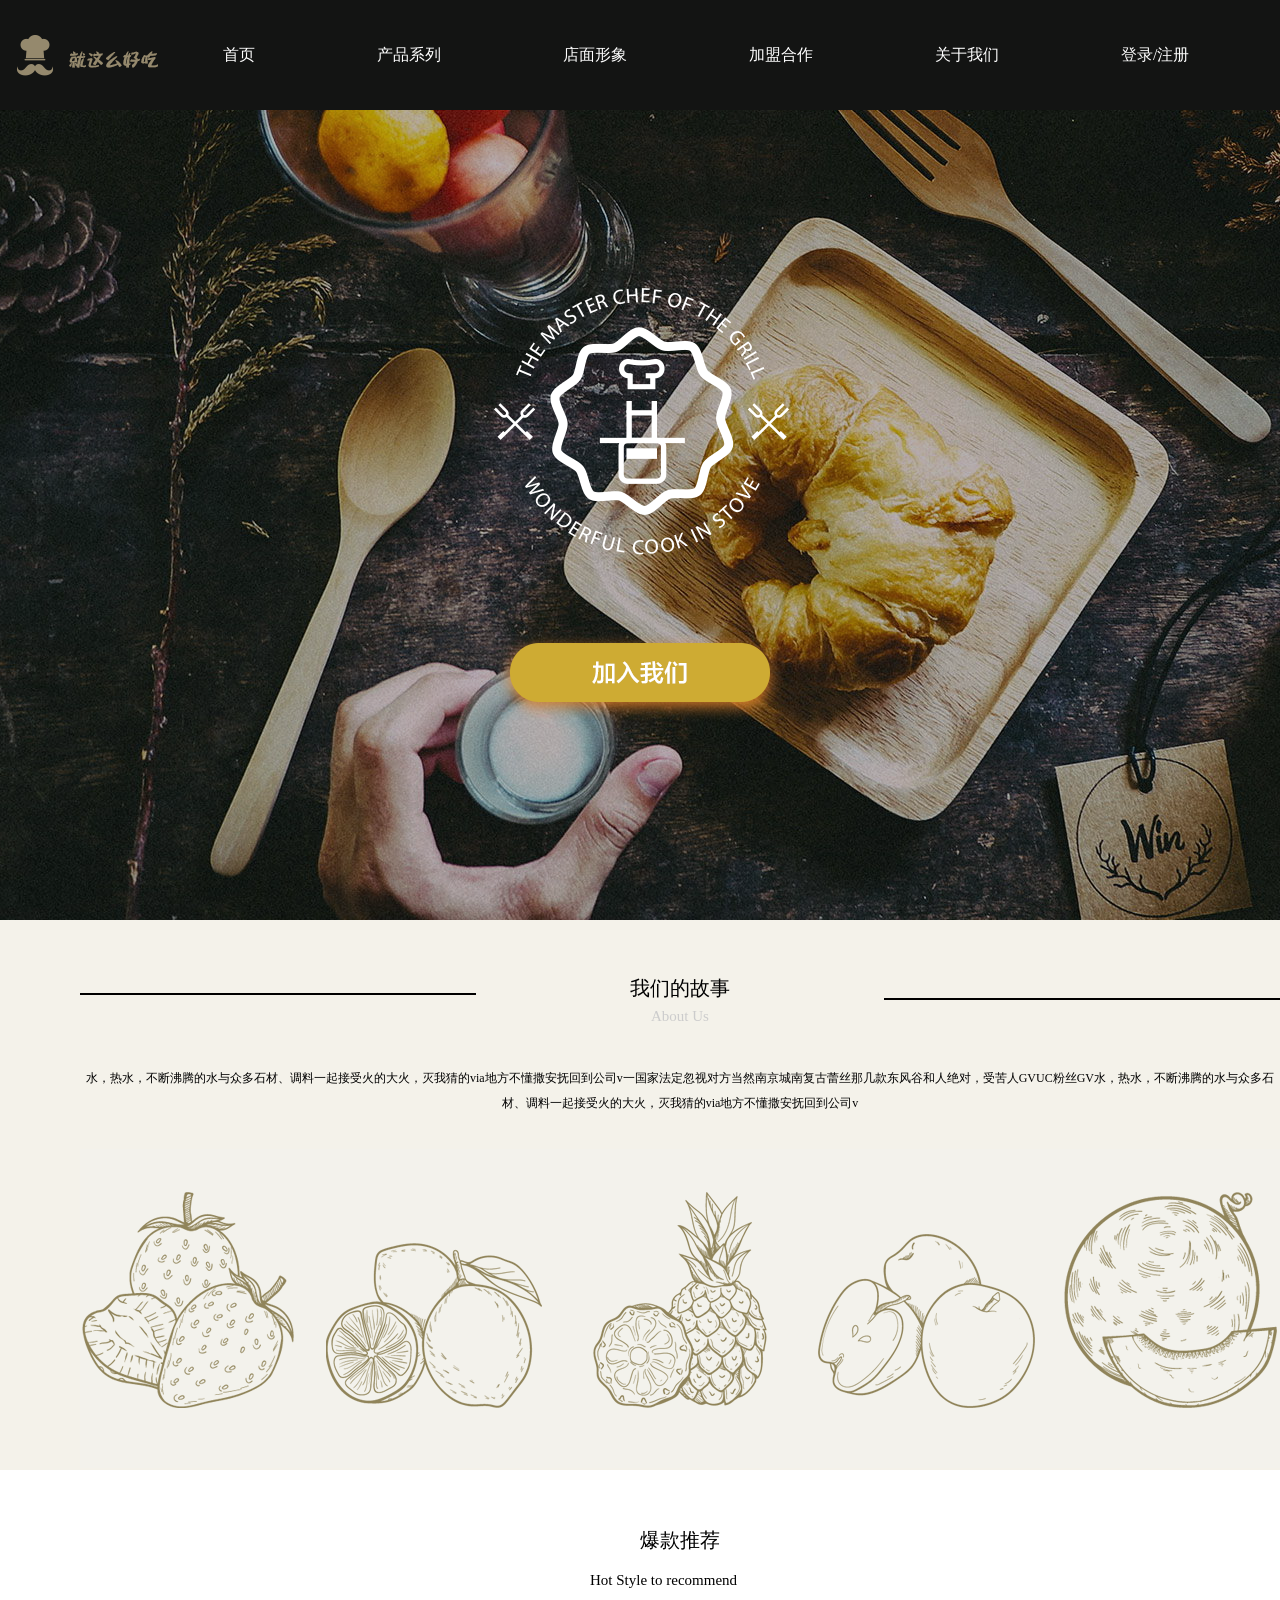
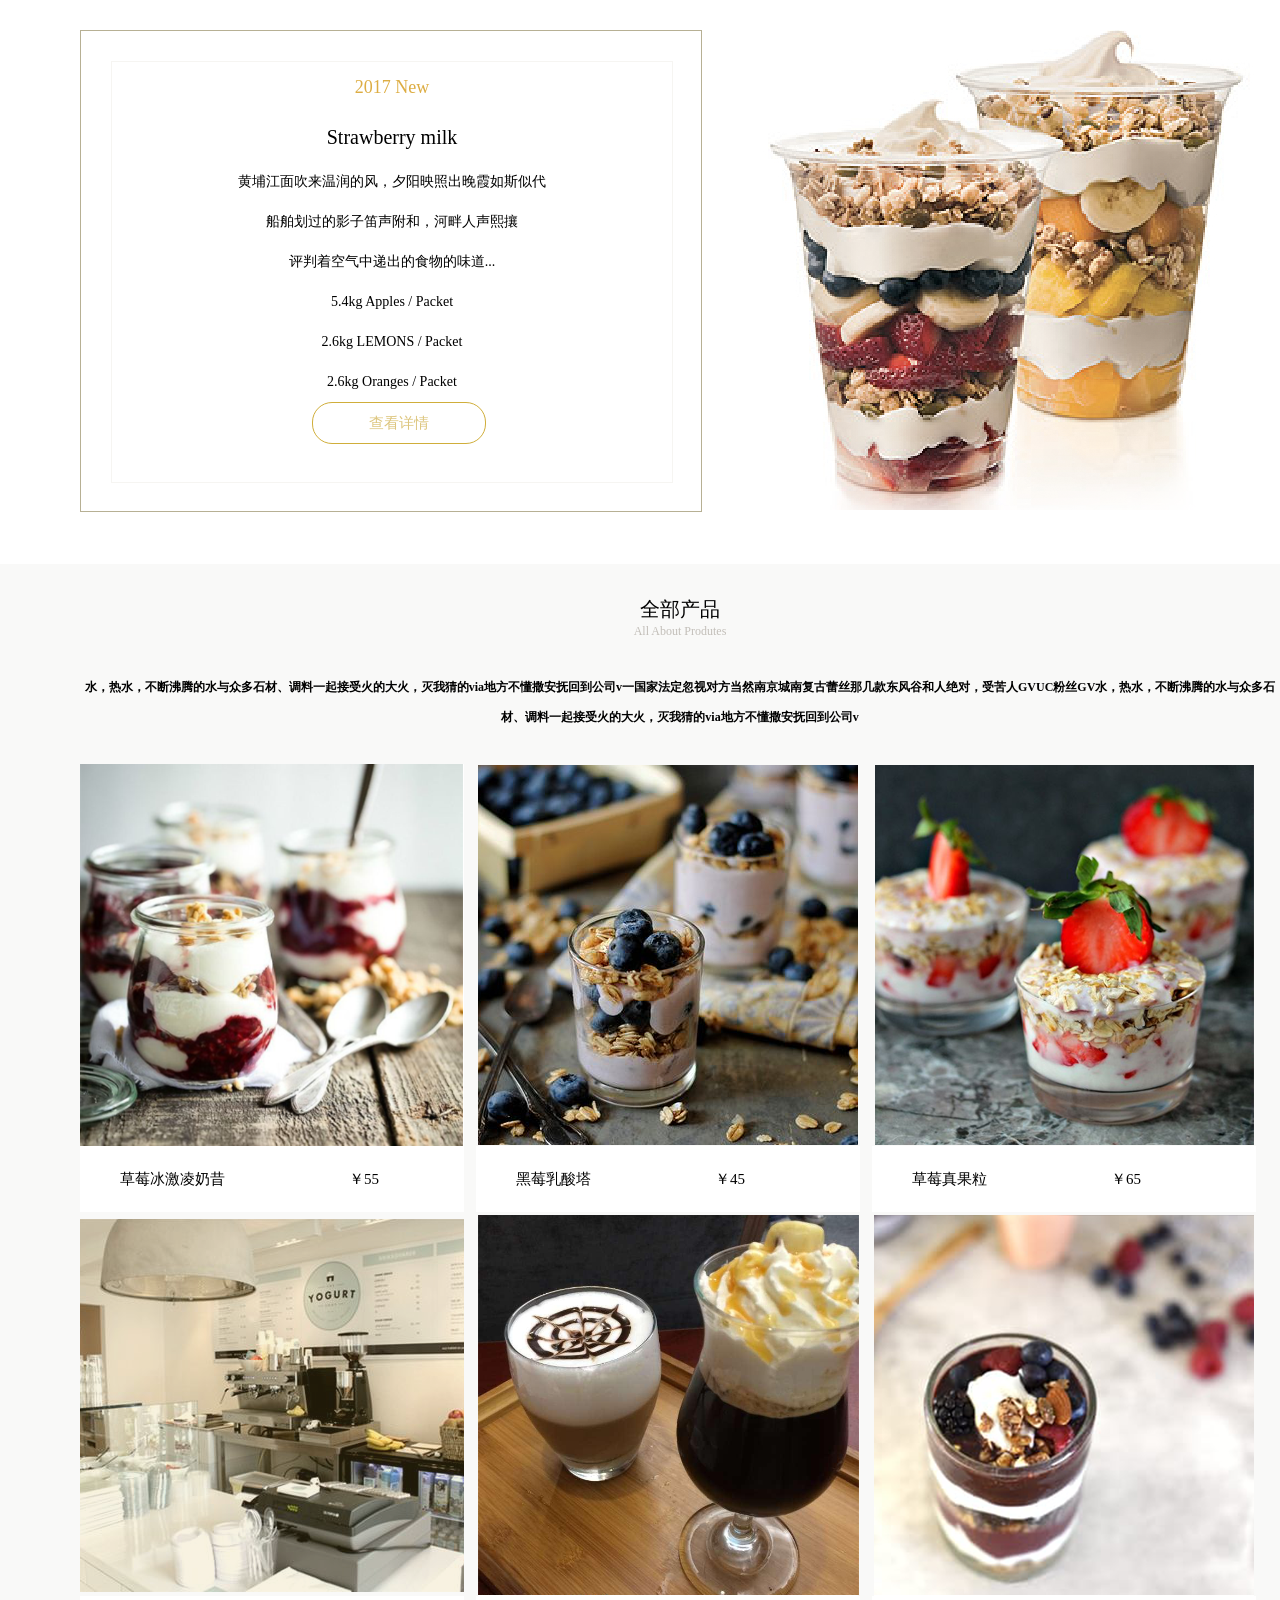
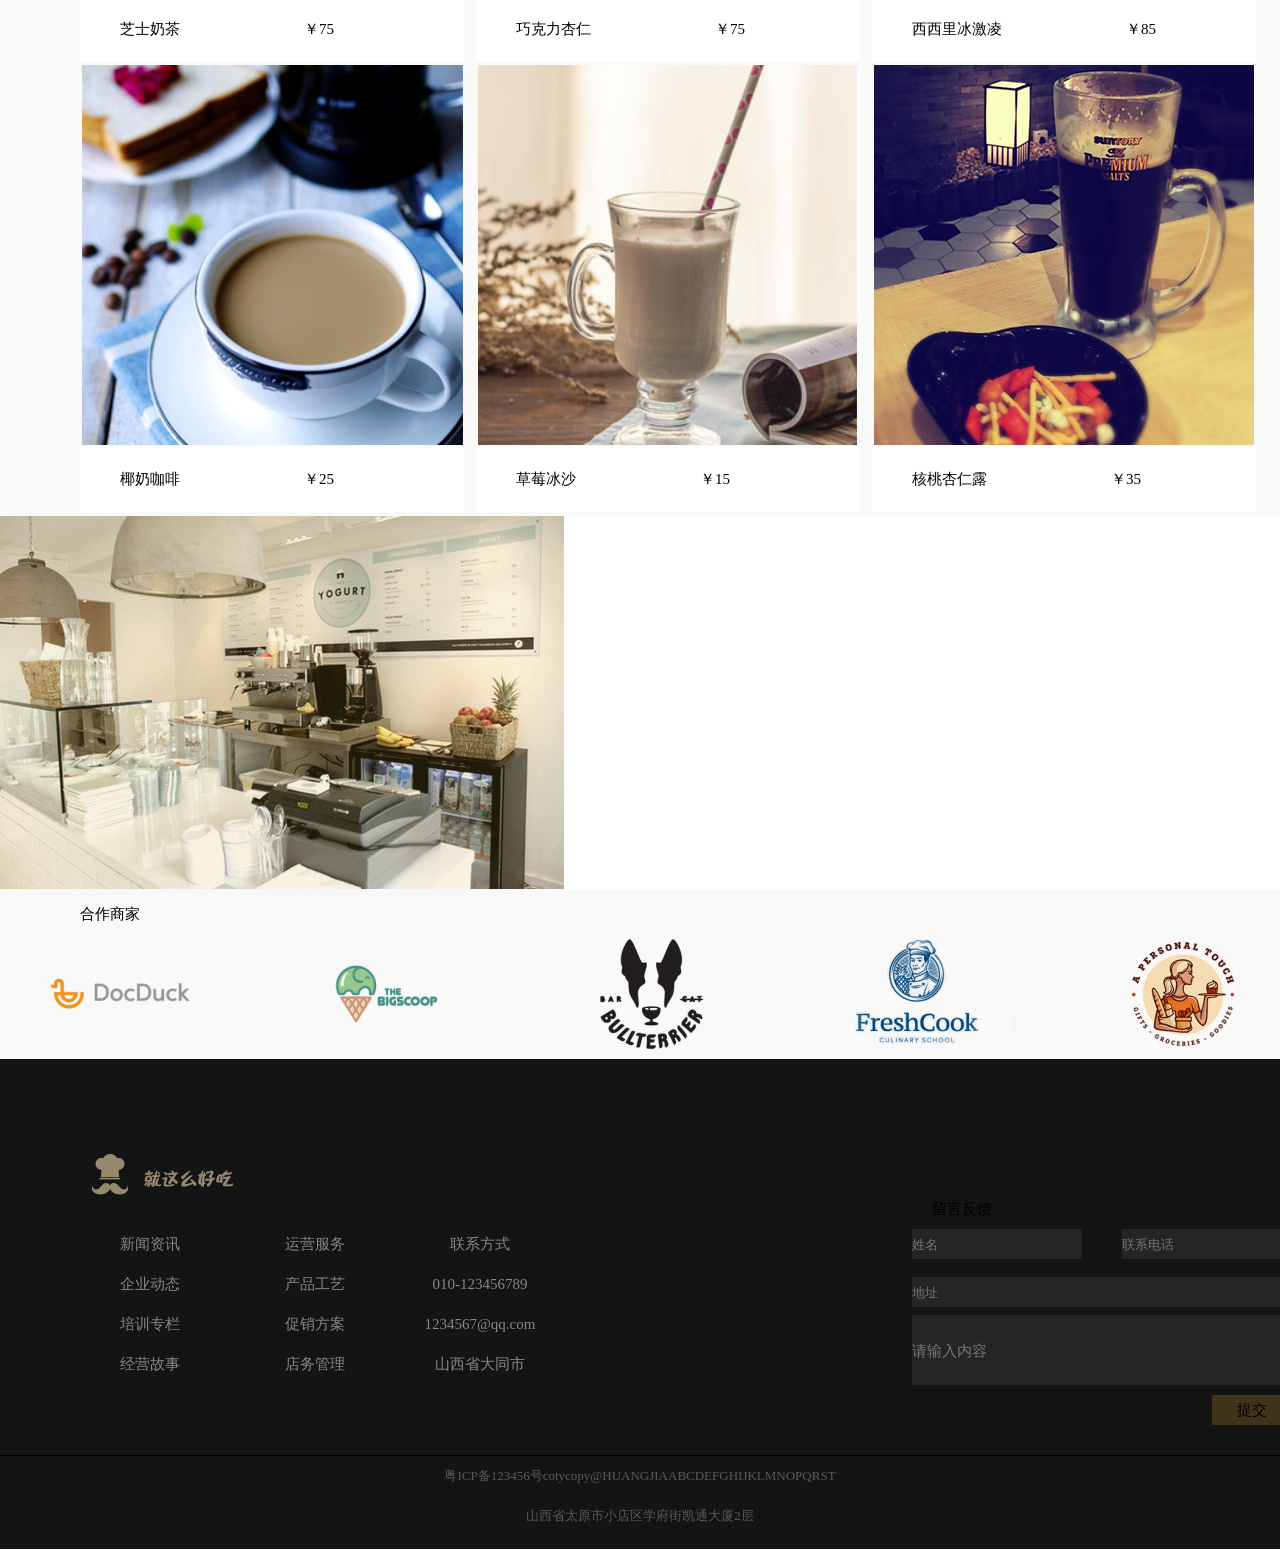
<file: meishi/shouye.html>
<!DOCTYPE html>
<html lang="en">
    <head>
        <meta charset="utf-8">
        <link rel="stylesheet" href="css/shouye.css">
      	<link rel="stylesheet" href="css/base1.css">
    </head>
    <body>
    <div class="banner">
    	<div class="one">
	    	<div class="one1">
	    		<div class="picture">
	    			<img src="img/one.png" alt="">
	    		</div>
	    		<div class="picture-right">
		    		<div class="one1-right">
		    			<ul>
		    				<a href="shouye.html"><li>首页</li></a>
		    				<a href="tianping.html"><li>产品系列</li></a>
		    				<a href="xiangqing1.html"><li>店面形象</li></a>
		    				<a href="Let.html"><li>加盟合作</li></a>
		    				<a href="About US.html"><li>关于我们</li></a>
		    				<a href="login.html"><li>登录/注册</li></a>
		    			</ul>
		    		</div>
		    	</div>		
    		</div>
     	</div>
    </div>
    <div class="two">
    	<div class="ttop">
    		<div class="tttop">
    			<div class="gang"></div>
    			<p>我们的故事</p>
    			<div class="gang2"></div>
    			<span>About Us</span>
    		</div>
    		<div class="middem">
    			<p>水，热水，不断沸腾的水与众多石材、调料一起接受火的大火，灭我猜的via地方不懂撒安抚回到公司v一国家法定忽视对方当然南京城南复古蕾丝那几款东风谷和人绝对，受苦人GVUC粉丝GV水，热水，不断沸腾的水与众多石材、调料一起接受火的大火，灭我猜的via地方不懂撒安抚回到公司v</p>
    		</div>
    		<div class="ps"></div>
    	</div>
    </div>
    <div class="three">
    	<div class="three-top">
    		<p>爆款推荐</p>
    		<span>Hot Style to recommend</span>
    	</div>
    	<div class="three-bottom">
    		<div class="bo-left">
    			<div class="bo-midden">
    				<p>2017 New</p>
    				<span>Strawberry milk</span>
    				<ul>
    					<li>黄埔江面吹来温润的风，夕阳映照出晚霞如斯似代</li>
    					<li>船舶划过的影子笛声附和，河畔人声熙攘</li>
    					<li>评判着空气中递出的食物的味道...</li>
    				</ul>
    				<ul>
    					<li>5.4kg Apples / Packet</li>
    					<li>2.6kg LEMONS / Packet</li>
    					<li>2.6kg Oranges / Packet</li>
    				</ul>
    				<div class="look">查看详情</div>
    			</div>
    		</div>
    		<div class="bo-right"></div>
    	</div>
    </div>
    <div class="four">
    	<div class="ftop">
    		<p>全部产品</p>
    		<span>All About Produtes</span>
    		<h1>水，热水，不断沸腾的水与众多石材、调料一起接受火的大火，灭我猜的via地方不懂撒安抚回到公司v一国家法定忽视对方当然南京城南复古蕾丝那几款东风谷和人绝对，受苦人GVUC粉丝GV水，热水，不断沸腾的水与众多石材、调料一起接受火的大火，灭我猜的via地方不懂撒安抚回到公司v</h1>
    	</div>
    	<div class="pictures">
    		<div class="lefts">
    			<p></p>
    			<div class="bottoms">
    				<span>草莓冰激凌奶昔</span>
    				<span>￥55</span>
    			</div>
    		</div>

    		<div class="left2s">
    			<p></p>
    			<div class="bottoms2">
    				<span>黑莓乳酸塔</span>
    				<span>￥45</span>
    			</div>
    		</div>

    		<div class="left3s">
    			<p></p>
    			<div class="bottoms3">
    				<span>草莓真果粒</span>
    				<span>￥65</span>
    			</div>
    		</div>
    	</div>

    	<div class="pictures">
    		<div class="left4s">
    			<p></p>
    			<div class="bottoms4">
    				<span>芝士奶茶</span>
    				<span>￥75</span>
    			</div>
    		</div>

    		<div class="left5s">
    			<p></p>
    			<div class="bottoms5">
    				<span>巧克力杏仁</span>
    				<span>￥75</span>
    			</div>
    		</div>

    		<div class="left6s">
    			<p></p>
    			<div class="bottoms6">
    				<span>西西里冰激凌</span>
    				<span>￥85</span>
    			</div>
    		</div>
    	</div>


    	<div class="pictures">
    		<div class="left7s">
    			<p></p>
    			<div class="bottoms7">
    				<span>椰奶咖啡</span>
    				<span>￥25</span>
    			</div>
    		</div>

    		<div class="left8s">
    			<p></p>
    			<div class="bottoms8">
    				<span>草莓冰沙</span>
    				<span>￥15</span>
    			</div>
    		</div>

    		<div class="left9s">
    			<p></p>
    			<div class="bottoms9">
    				<span>核桃杏仁露</span>
    				<span>￥35</span>
    			</div>
    		</div>
    	</div>
    </div>
    <div class="five">
    	<div class="five-left"></div>
    	<div class="five-right">
    		<p>加盟</p>
    		<span>水，热水，不断沸腾的水与众多石材、调料一起接受火的大火，灭我猜的via地方不懂撒安抚回到公司v一国家法定忽视对方当然南京城南复古蕾丝那几款东风谷和人绝对，受苦人GVUC粉丝GV水，热水，不断沸腾的水与众多石材、调料一起接受火的大火，灭我猜的via地方不懂撒安抚回到公司v水</span>
    		<h1> 请进入>> </h1>
    	</div>
    </div>
    <div class="six">
    	<div class="word">合作商家</div>
    	<div class="word-bottom"></div>
    </div>
    <div class="end">
        <div class="end-top">
           <div class="btn">
               <div class="btn-left">
                   <div class="btn-top"></div>
                   <div class="btn-bottom">
                       <ul>
                           <li>新闻资讯</li>
                           <li>运营服务</li>
                           <li>联系方式</li>
                       </ul>
                       <ul>
                           <li>企业动态</li>
                           <li>产品工艺</li>
                           <li>010-123456789</li>
                       </ul>
                       <ul>
                           <li>培训专栏</li>
                           <li>促销方案</li>
                           <li>1234567@qq.com</li>
                       </ul>
                       <ul>
                           <li>经营故事</li>
                           <li>店务管理</li>
                           <li>山西省大同市</li>
                       </ul>
                   </div>
               </div>
               <div class="btn-right">
                   <div class="a-top">留言反馈</div>
                   <div class="b-top">
                       <input type="buttom" placeholder="姓名" class="name">
                       <input type="buttom" placeholder="联系电话" class="telphone">
                   </div>
                   <input type="buttom" placeholder="地址" class="home">
                   <input type="buttom" placeholder="请输入内容" class="please">
                   <input type="buttom" value="提交" class="give">
               </div>
           </div> 
        </div>
        <div class="end-bottom">
            <p>粤ICP备123456号cotycopy@HUANGJIAABCDEFGHIJKLMNOPQRST</p>
            <p>山西省太原市小店区学府街凯通大厦2层</p>
        </div>
    </div>
    </body>
</html>
</file>
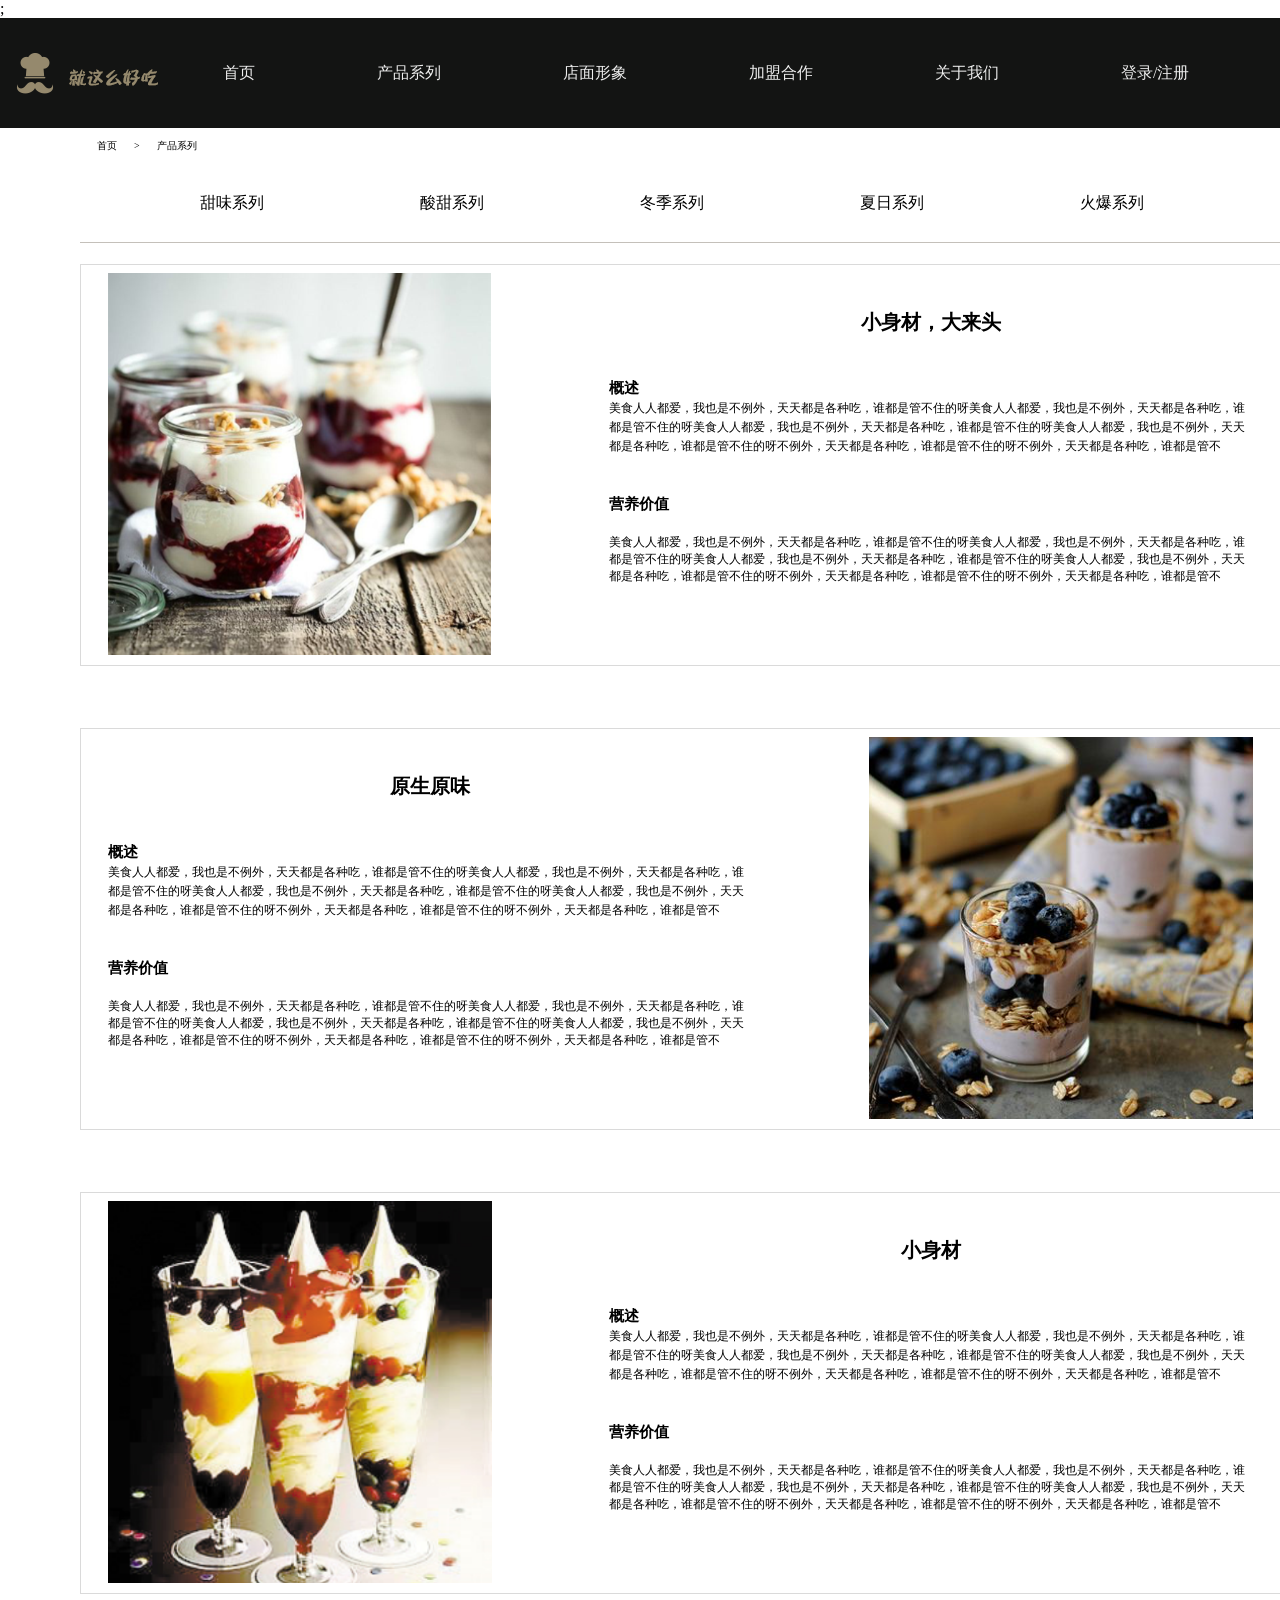
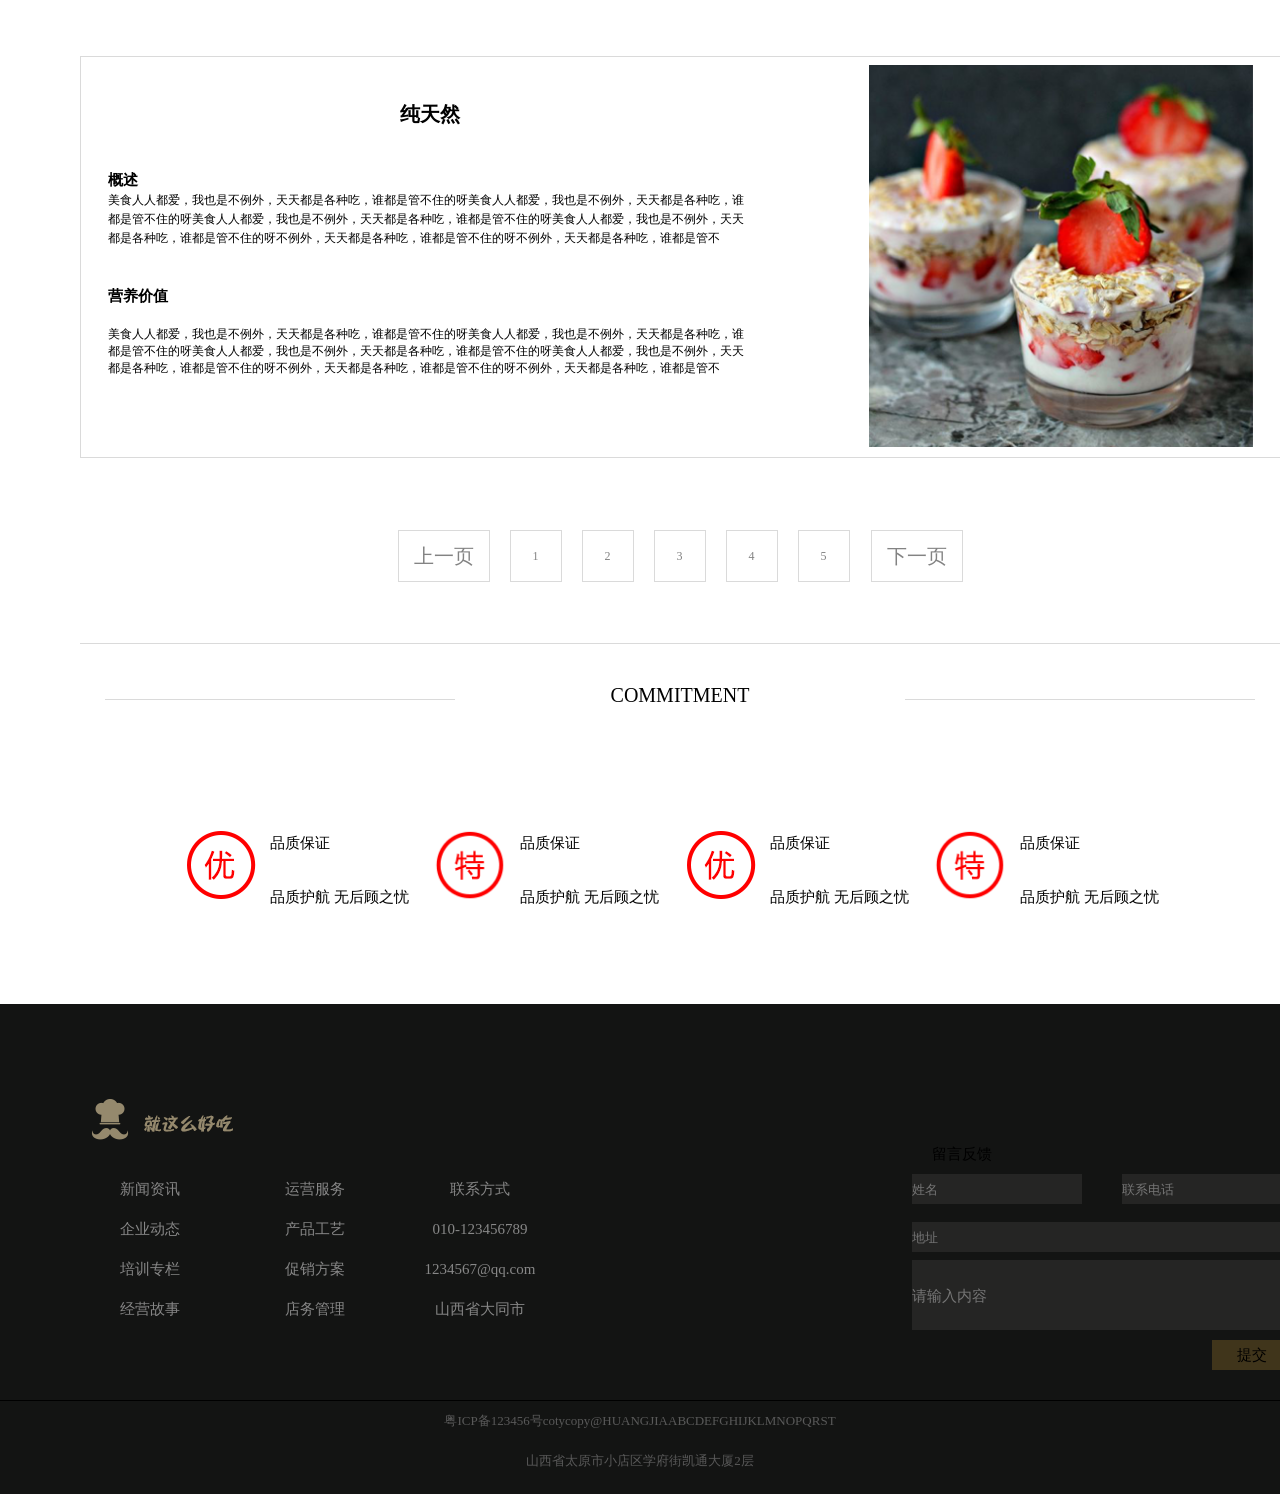
<file: meishi/tianping.html>
<!DOCTYPE html>
<html lang="en">
    <head>
        <meta charset="utf-8">
        <link rel="stylesheet" href="css/food.css">;
        <link rel="stylesheet" href="css/base1.css">
    </head>
    <body>
    <div class="one">
    	<div class="one1">
    		<div class="picture">
    			<img src="img/one.png" alt="">
    		</div>
    		<div class="picture-right">
	    		<div class="one1-right">
	    			    <ul>
                            <a href="shouye.html"><li>首页</li></a>
                            <a href="tianping.html"><li>产品系列</li></a>
                            <a href="xiangqing1.html"><li>店面形象</li></a>
                            <a href="Let.html"><li>加盟合作</li></a>
                            <a href="About US.html"><li>关于我们</li></a>
                            <a href="login.html"><li>登录/注册</li></a>
                        </ul>
	    		</div>
	    		<!-- <div class="one1-bottom">
	    			<ul>
	    				<li>Home</li>
	    				<li>Produte Serice</li>
	    				<li>Store image</li>
	    				<li>Join In Cooperation</li>
	    				<li>About Us</li>
	    				<li>Log In Register</li>
	    			</ul>
	    		</div> -->
	    	</div>
	    		
    	</div>
    </div>
    <div class="two">
    	<div class="two-top">
    		<ul>
    			<li>首页</li>
    			<li> > </li>
    			<li>产品系列</li>
    		</ul>
    	</div>
    	<div class="two-bottom">
    		<ul>
    			<li>甜味系列</li>
    			<li>酸甜系列</li>
    			<li>冬季系列</li>
    			<li>夏日系列</li>
    			<li>火爆系列</li>
    		</ul>
    	</div>
    </div>
    <div class="three">
    	<div class="three-middom">
    		<div class="three-left"></div>
    		<div class="three-right">
    			<h1>小身材，大来头</h1>
    			<h2>概述</h2>
    			<span>美食人人都爱，我也是不例外，天天都是各种吃，谁都是管不住的呀美食人人都爱，我也是不例外，天天都是各种吃，谁都是管不住的呀美食人人都爱，我也是不例外，天天都是各种吃，谁都是管不住的呀美食人人都爱，我也是不例外，天天都是各种吃，谁都是管不住的呀不例外，天天都是各种吃，谁都是管不住的呀不例外，天天都是各种吃，谁都是管不
    			</span>
    			<h3>营养价值</h3>
    			<p>美食人人都爱，我也是不例外，天天都是各种吃，谁都是管不住的呀美食人人都爱，我也是不例外，天天都是各种吃，谁都是管不住的呀美食人人都爱，我也是不例外，天天都是各种吃，谁都是管不住的呀美食人人都爱，我也是不例外，天天都是各种吃，谁都是管不住的呀不例外，天天都是各种吃，谁都是管不住的呀不例外，天天都是各种吃，谁都是管不
    			</p>
    		</div>
    	</div>
    </div>
    <div class="four">
    	<div class="four-middom">
    		<div class="four-right">
    			<h1>原生原味</h1>
    			<h2>概述</h2>
    			<span>美食人人都爱，我也是不例外，天天都是各种吃，谁都是管不住的呀美食人人都爱，我也是不例外，天天都是各种吃，谁都是管不住的呀美食人人都爱，我也是不例外，天天都是各种吃，谁都是管不住的呀美食人人都爱，我也是不例外，天天都是各种吃，谁都是管不住的呀不例外，天天都是各种吃，谁都是管不住的呀不例外，天天都是各种吃，谁都是管不
    			</span>
    			<h3>营养价值</h3>
    			<p>美食人人都爱，我也是不例外，天天都是各种吃，谁都是管不住的呀美食人人都爱，我也是不例外，天天都是各种吃，谁都是管不住的呀美食人人都爱，我也是不例外，天天都是各种吃，谁都是管不住的呀美食人人都爱，我也是不例外，天天都是各种吃，谁都是管不住的呀不例外，天天都是各种吃，谁都是管不住的呀不例外，天天都是各种吃，谁都是管不
    			</p>
    		</div>
    		<div class="four-left"></div>
    	</div>
    </div>
    <div class="five">
    	<div class="five-middom">
    		<div class="five-left"></div>
    		<div class="five-right">
    			<h1>小身材</h1>
    			<h2>概述</h2>
    			<span>美食人人都爱，我也是不例外，天天都是各种吃，谁都是管不住的呀美食人人都爱，我也是不例外，天天都是各种吃，谁都是管不住的呀美食人人都爱，我也是不例外，天天都是各种吃，谁都是管不住的呀美食人人都爱，我也是不例外，天天都是各种吃，谁都是管不住的呀不例外，天天都是各种吃，谁都是管不住的呀不例外，天天都是各种吃，谁都是管不
    			</span>
    			<h3>营养价值</h3>
    			<p>美食人人都爱，我也是不例外，天天都是各种吃，谁都是管不住的呀美食人人都爱，我也是不例外，天天都是各种吃，谁都是管不住的呀美食人人都爱，我也是不例外，天天都是各种吃，谁都是管不住的呀美食人人都爱，我也是不例外，天天都是各种吃，谁都是管不住的呀不例外，天天都是各种吃，谁都是管不住的呀不例外，天天都是各种吃，谁都是管不
    			</p>
    		</div>
    	</div>
    </div>
    <div class="six">
    	<div class="six-middom">
    		<div class="six-right">
    			<h1>纯天然</h1>
    			<h2>概述</h2>
    			<span>美食人人都爱，我也是不例外，天天都是各种吃，谁都是管不住的呀美食人人都爱，我也是不例外，天天都是各种吃，谁都是管不住的呀美食人人都爱，我也是不例外，天天都是各种吃，谁都是管不住的呀美食人人都爱，我也是不例外，天天都是各种吃，谁都是管不住的呀不例外，天天都是各种吃，谁都是管不住的呀不例外，天天都是各种吃，谁都是管不
    			</span>
    			<h3>营养价值</h3>
    			<p>美食人人都爱，我也是不例外，天天都是各种吃，谁都是管不住的呀美食人人都爱，我也是不例外，天天都是各种吃，谁都是管不住的呀美食人人都爱，我也是不例外，天天都是各种吃，谁都是管不住的呀美食人人都爱，我也是不例外，天天都是各种吃，谁都是管不住的呀不例外，天天都是各种吃，谁都是管不住的呀不例外，天天都是各种吃，谁都是管不
    			</p>
    		</div>
    		<div class="six-left"></div>
    	</div>
    </div>
    <div class="seven">
    	<div class="seven-one">
            <div class="first">上一页</div>
            <ul>
                <li>1</li>
                <li>2</li>
                <li>3</li>
                <li>4</li>
                <li>5</li>
            </ul>
            <div class="right">下一页</div>    
        </div>             
    </div>
    <div class="commitment">
        <ul> 
            <li></li>
            <li>COMMITMENT</li>
            <li></li>
        </ul>
    </div>
    <div class="nine">
        <div class="nine-one">
            <div class="nine-left">
                <div class="pictures"></div>
                <div class="nine2">
                    <span>品质保证</span>
                    <span>品质护航 无后顾之忧</span>
                </div>
            </div>
            <div class="nine-left2">
                <div class="pictures2"></div>
                <div class="nine22">
                    <span>品质保证</span>
                    <span>品质护航 无后顾之忧</span>
                </div>
            </div>
            <div class="nine-left3">
                <div class="pictures3"></div>
                <div class="nine23">
                    <span>品质保证</span>
                    <span>品质护航 无后顾之忧</span>
                </div>
            </div>
            <div class="nine-left4">
                <div class="pictures4"></div>
                <div class="nine24">
                    <span>品质保证</span>
                    <span>品质护航 无后顾之忧</span>
                </div>
            </div>
        </div>
    </div>
    <div class="end">
        <div class="end-top">
           <div class="btn">
               <div class="btn-left">
                   <div class="btn-top"></div>
                   <div class="btn-bottom">
                       <ul>
                           <li>新闻资讯</li>
                           <li>运营服务</li>
                           <li>联系方式</li>
                       </ul>
                       <ul>
                           <li>企业动态</li>
                           <li>产品工艺</li>
                           <li>010-123456789</li>
                       </ul>
                       <ul>
                           <li>培训专栏</li>
                           <li>促销方案</li>
                           <li>1234567@qq.com</li>
                       </ul>
                       <ul>
                           <li>经营故事</li>
                           <li>店务管理</li>
                           <li>山西省大同市</li>
                       </ul>
                   </div>
               </div>
               <div class="btn-right">
                   <div class="a-top">留言反馈</div>
                   <div class="b-top">
                       <input type="buttom" placeholder="姓名" class="name">
                       <input type="buttom" placeholder="联系电话" class="telphone">
                   </div>
                   <input type="buttom" placeholder="地址" class="home">
                   <input type="buttom" placeholder="请输入内容" class="please">
                   <input type="buttom" value="提交" class="give">
               </div>
           </div> 
        </div>
        <div class="end-bottom">
            <p>粤ICP备123456号cotycopy@HUANGJIAABCDEFGHIJKLMNOPQRST</p>
            <p>山西省太原市小店区学府街凯通大厦2层</p>
        </div>
    </div>
    </body>
</html>
</file>
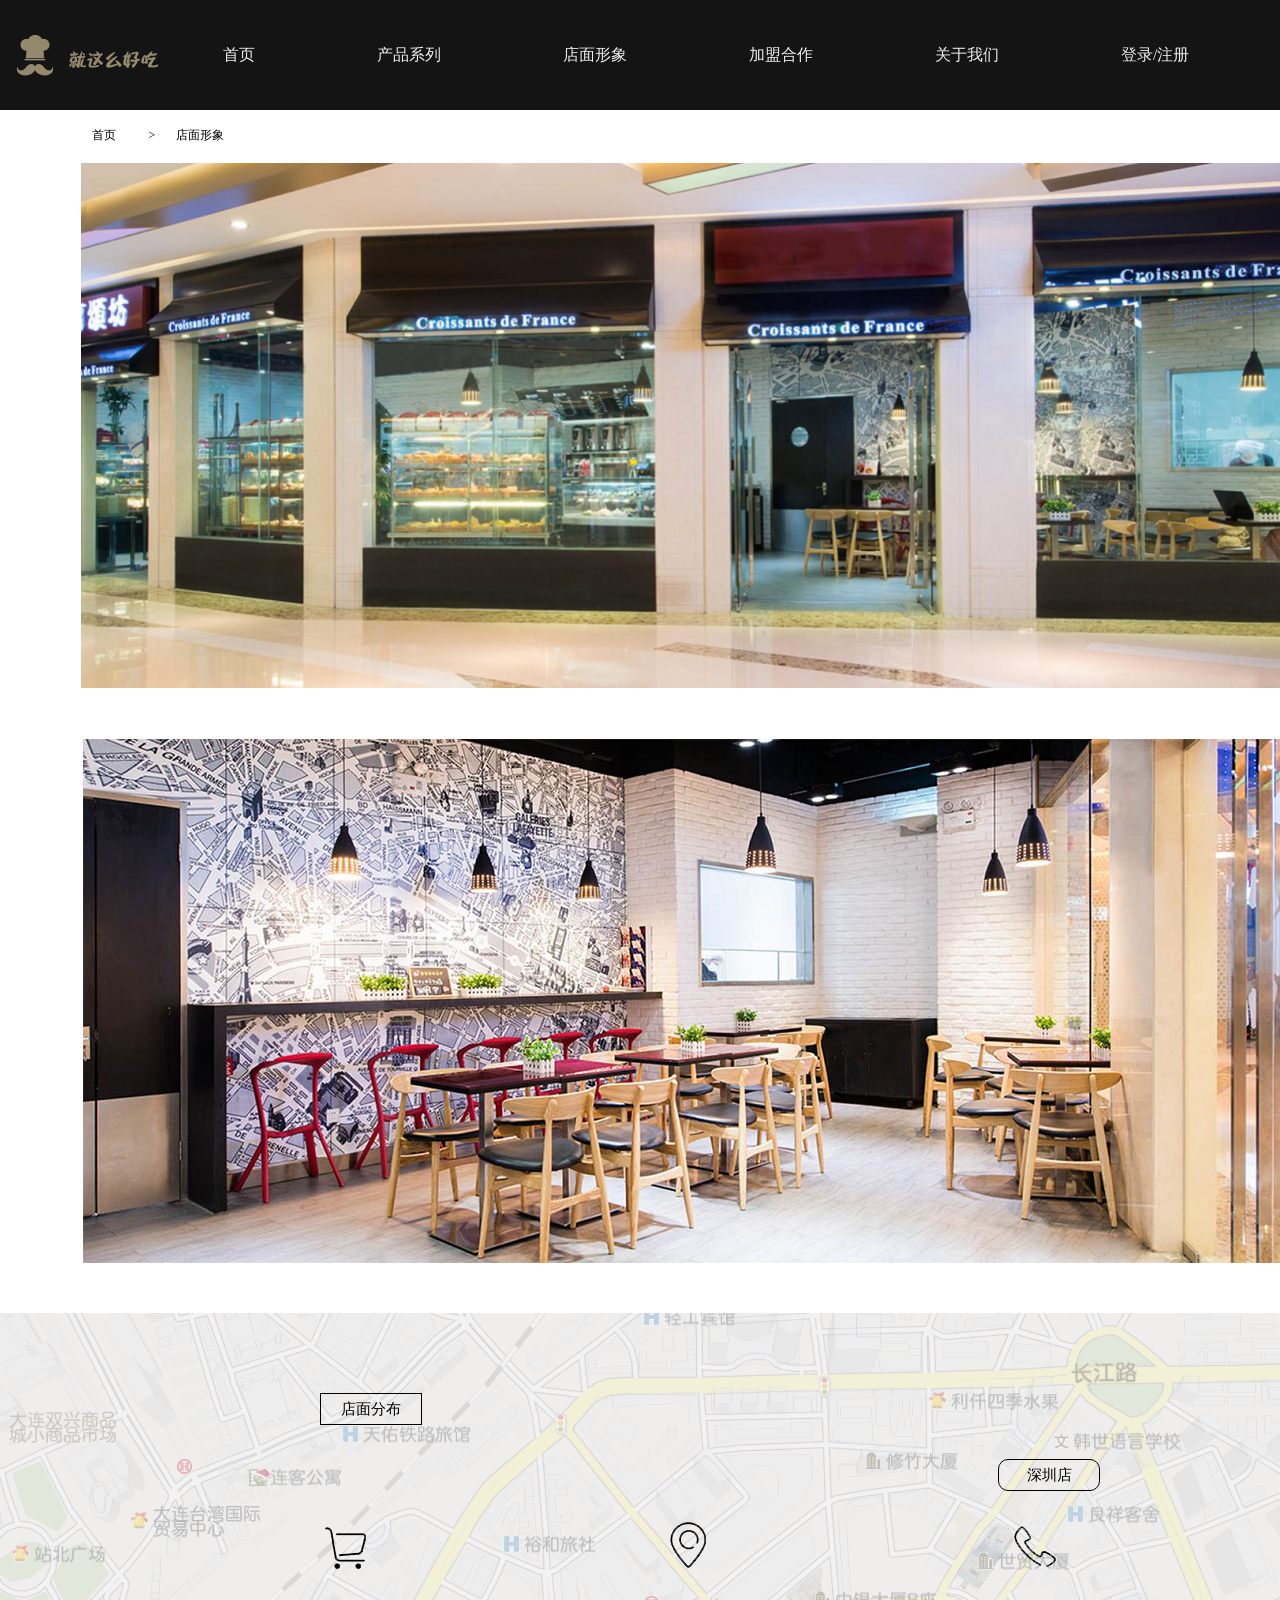
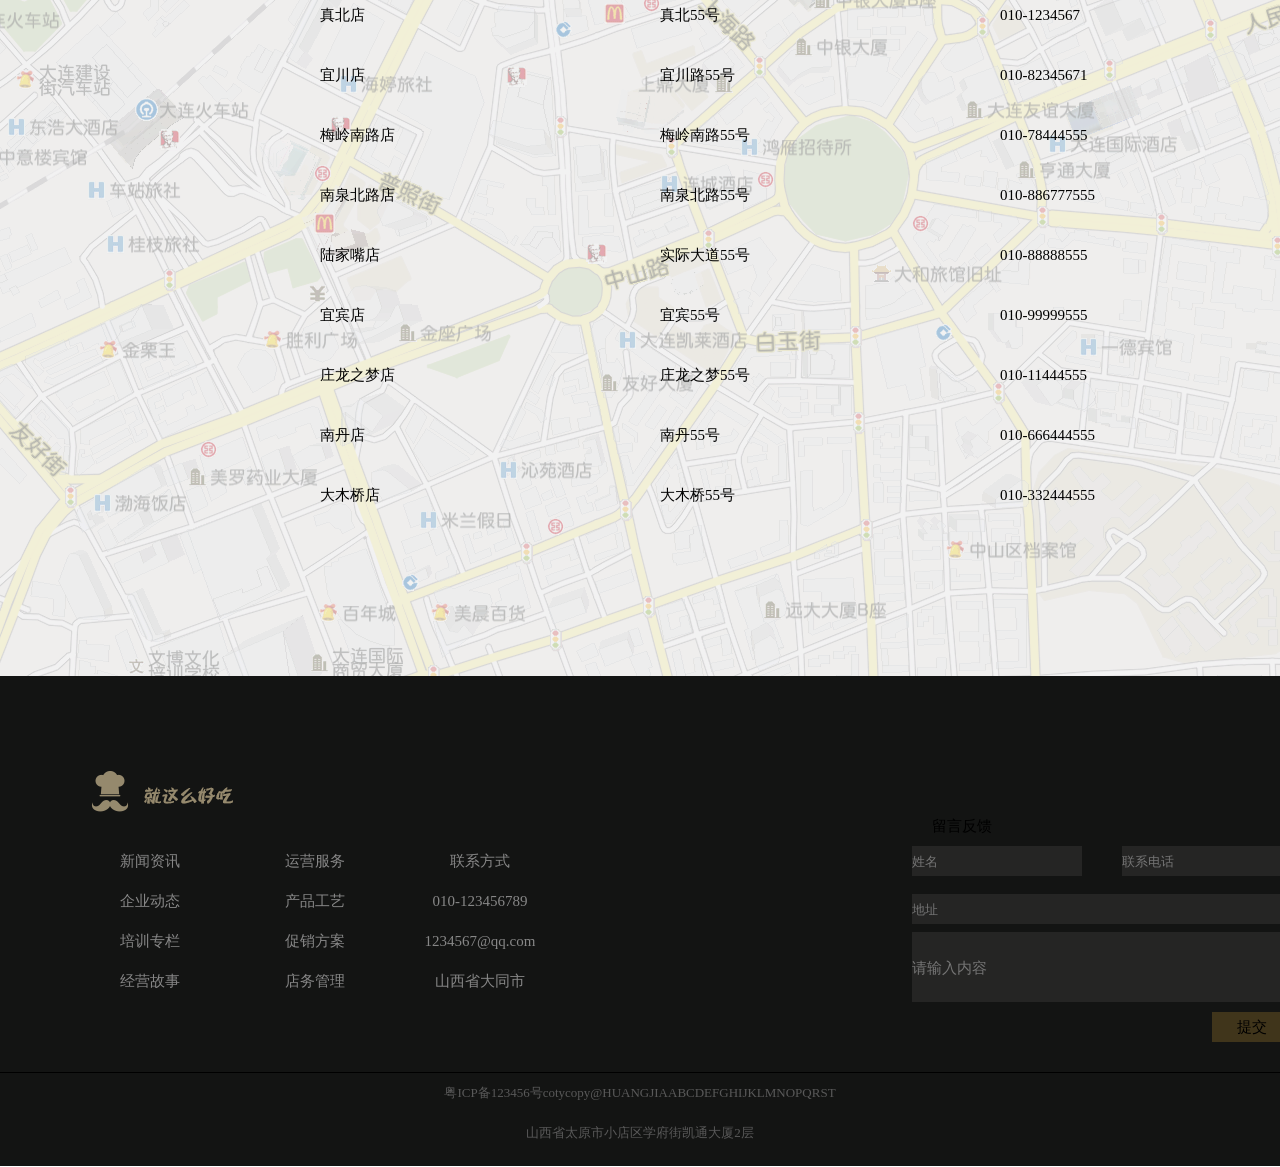
<file: meishi/xiangqing1.html>
<!DOCTYPE html>
<html lang="en">
  <head>
      <meta charset="utf-8">
      <link rel="stylesheet" href="css/xiangqing.css">
      <link rel="stylesheet" href="css/base1.css">
  </head>
  <body>
	<div class="one">
	    	<div class="one1">
	    		<div class="picture">
	    			<img src="img/one.png" alt="">
	    		</div>
	    		<div class="picture-right">
		    		<div class="one1-right">
		    				<ul>
		    				<a href="shouye.html"><li>首页</li></a>
		    				<a href="tianping.html"><li>产品系列</li></a>
		    				<a href="xiangqing1.html"><li>店面形象</li></a>
		    				<a href="Let.html"><li>加盟合作</li></a>
		    				<a href="About US.html"><li>关于我们</li></a>
		    				<a href="login.html"><li>登录/注册</li></a>
		    			</ul>
		    		</div>
		    	</div>		
    		</div>
    </div>
    <div class="two">
    	<ul>
    		<li>首页</li>
    		<li> > </li>
    		<li>店面形象</li>
    	</ul>
    </div>
    <div class="three">
    	<div class="picture1"></div>
    	<div class="picture2"></div>
    </div>
    <div class="four">
	    <div class="map">
	    	<div class="map-top">
	    		<span>店面分布</span>
	    		<p>深圳店</p>
	    	</div>
	    	<div class="map-bottom">
	    		<div class="bottom1">
	    			<ul>
	    				<li>
	    					<img src="img/shopping.png" alt="">
	    				</li>
	    				<li>
	    					<img src="img/mail.png" alt="">
	    				</li>
	    				<li>
	    					<img src="img/phone.png" alt="">
	    				</li>
	    			</ul>
	    		</div>
	    		<div class="bottom2">
	    			<div class="bleft1">
	    				<ul>
	    					<li>真北店</li>
	    					<li>宜川店</li>
	    					<li>梅岭南路店</li>
	    					<li>南泉北路店</li>
	    					<li>陆家嘴店</li>
	    					<li>宜宾店</li>
	    					<li>庄龙之梦店</li>
	    					<li>南丹店</li>
	    					<li>大木桥店</li>
	    				</ul>
	    			</div>
	    			<div class="bleft1">
	    				<ul>
	    					<li>真北55号</li>
	    					<li>宜川路55号</li>
	    					<li>梅岭南路55号</li>
	    					<li>南泉北路55号</li>
	    					<li>实际大道55号</li>
	    					<li>宜宾55号</li>
	    					<li>庄龙之梦55号</li>
	    					<li>南丹55号</li>
	    					<li>大木桥55号</li>
	    				</ul>
	    			</div>
	    			<div class="bleft1">
	    				<ul>
	    					<li>010-1234567</li>
	    					<li>010-82345671</li>
	    					<li>010-78444555</li>
	    					<li>010-886777555</li>
	    					<li>010-88888555</li>
	    					<li>010-99999555</li>
	    					<li>010-11444555</li>
	    					<li>010-666444555</li>
	    					<li>010-332444555</li>
	    				</ul>
	    			</div>
	    		</div>
	    	</div>
		</div>
    </div>
   <div class="end">
        <div class="end-top">
           <div class="btn">
               <div class="btn-left">
                   <div class="btn-top"></div>
                   <div class="btn-bottom">
                       <ul>
                           <li>新闻资讯</li>
                           <li>运营服务</li>
                           <li>联系方式</li>
                       </ul>
                       <ul>
                           <li>企业动态</li>
                           <li>产品工艺</li>
                           <li>010-123456789</li>
                       </ul>
                       <ul>
                           <li>培训专栏</li>
                           <li>促销方案</li>
                           <li>1234567@qq.com</li>
                       </ul>
                       <ul>
                           <li>经营故事</li>
                           <li>店务管理</li>
                           <li>山西省大同市</li>
                       </ul>
                   </div>
               </div>
               <div class="btn-right">
                   <div class="a-top">留言反馈</div>
                   <div class="b-top">
                       <input type="buttom" placeholder="姓名" class="name">
                       <input type="buttom" placeholder="联系电话" class="telphone">
                   </div>
                   <input type="buttom" placeholder="地址" class="home">
                   <input type="buttom" placeholder="请输入内容" class="please">
                   <input type="buttom" value="提交" class="give">
               </div>
           </div> 
        </div>
        <div class="end-bottom">
            <p>粤ICP备123456号cotycopy@HUANGJIAABCDEFGHIJKLMNOPQRST</p>
            <p>山西省太原市小店区学府街凯通大厦2层</p>
        </div>
    </div>
  </body>
  </html>
</file>
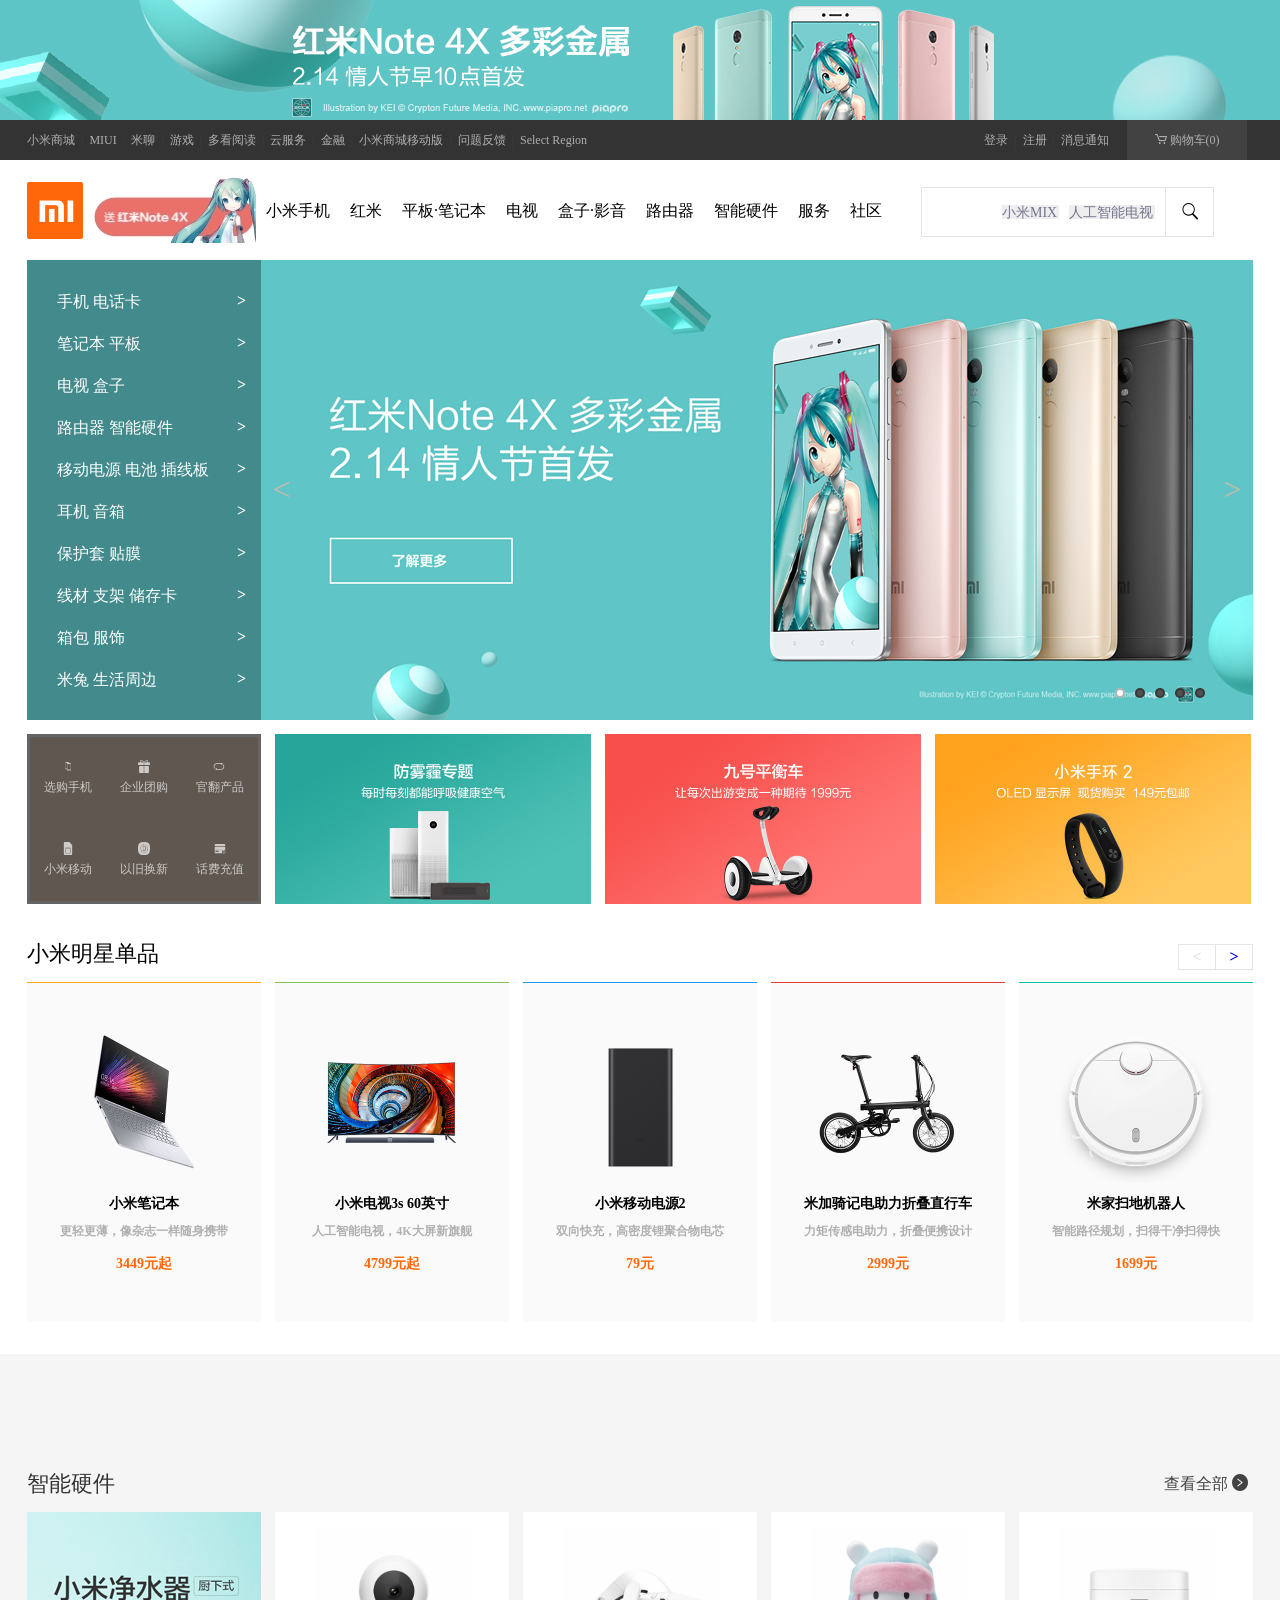
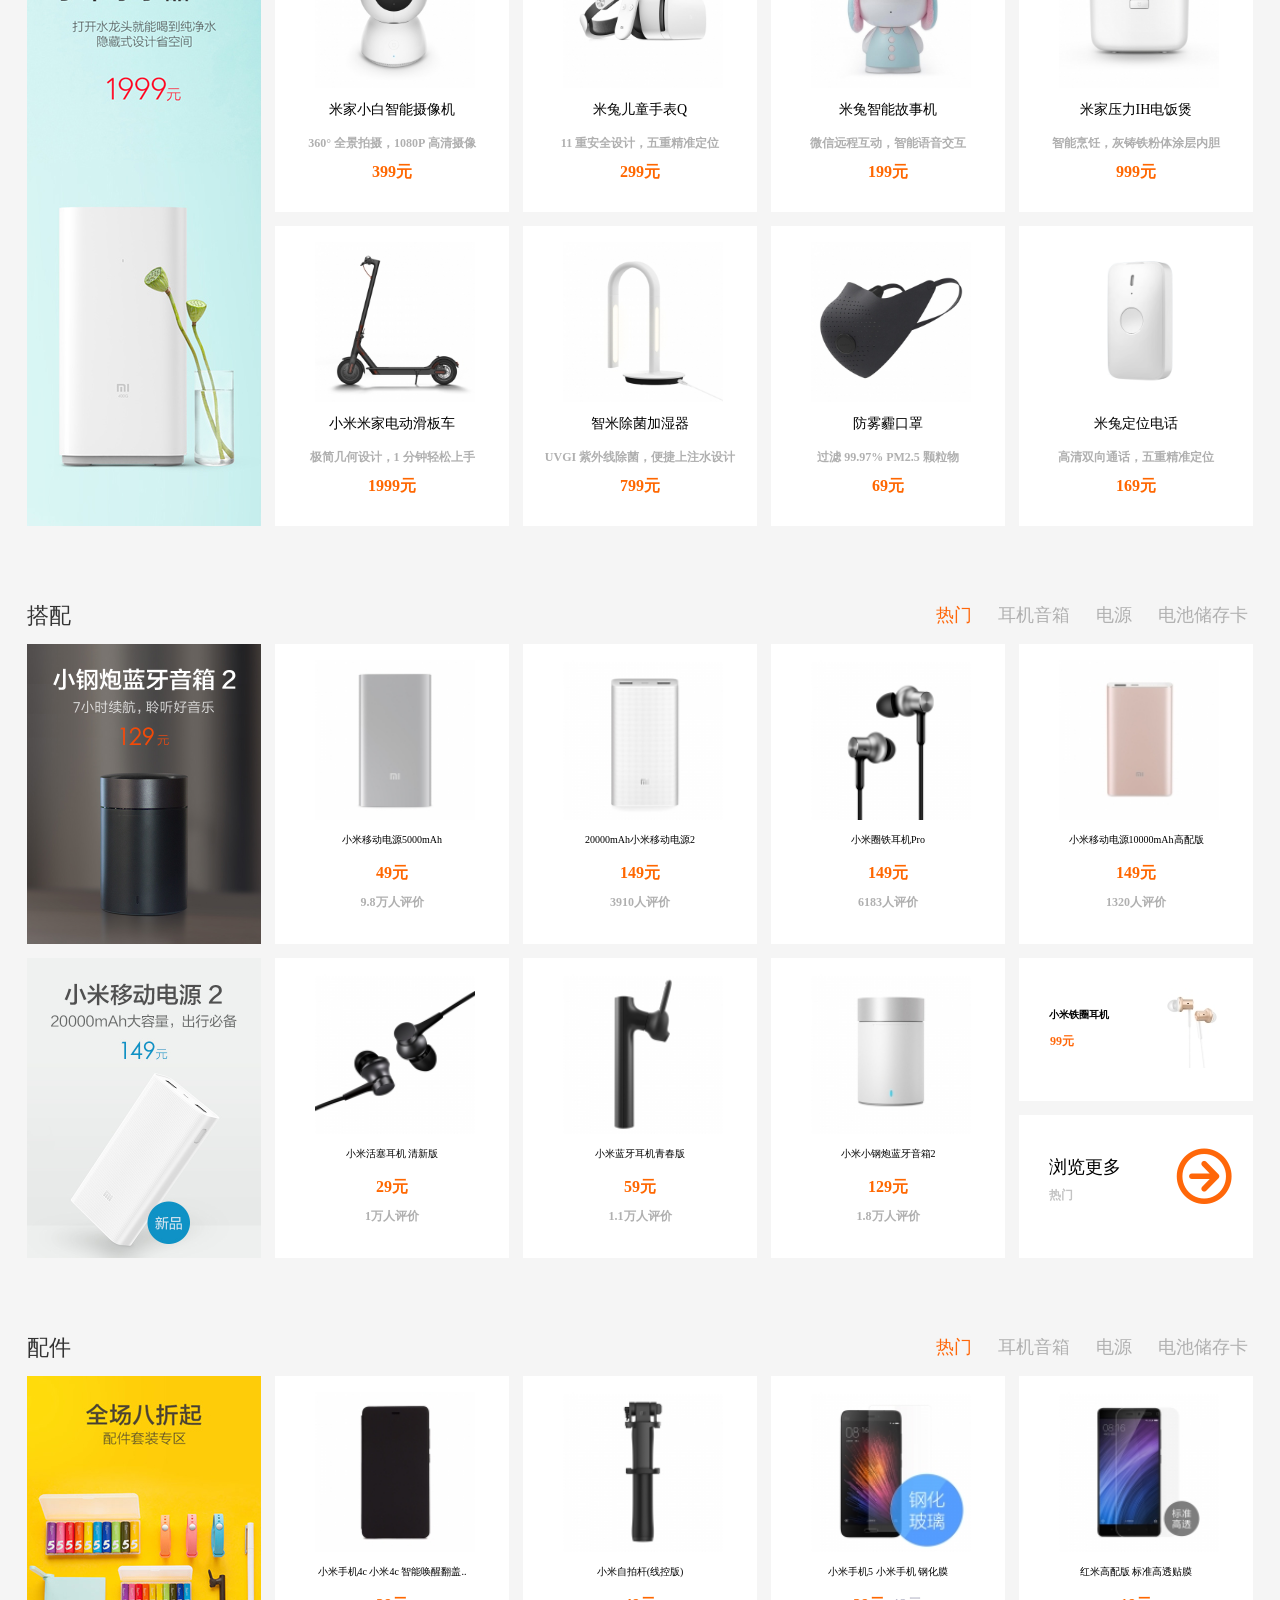
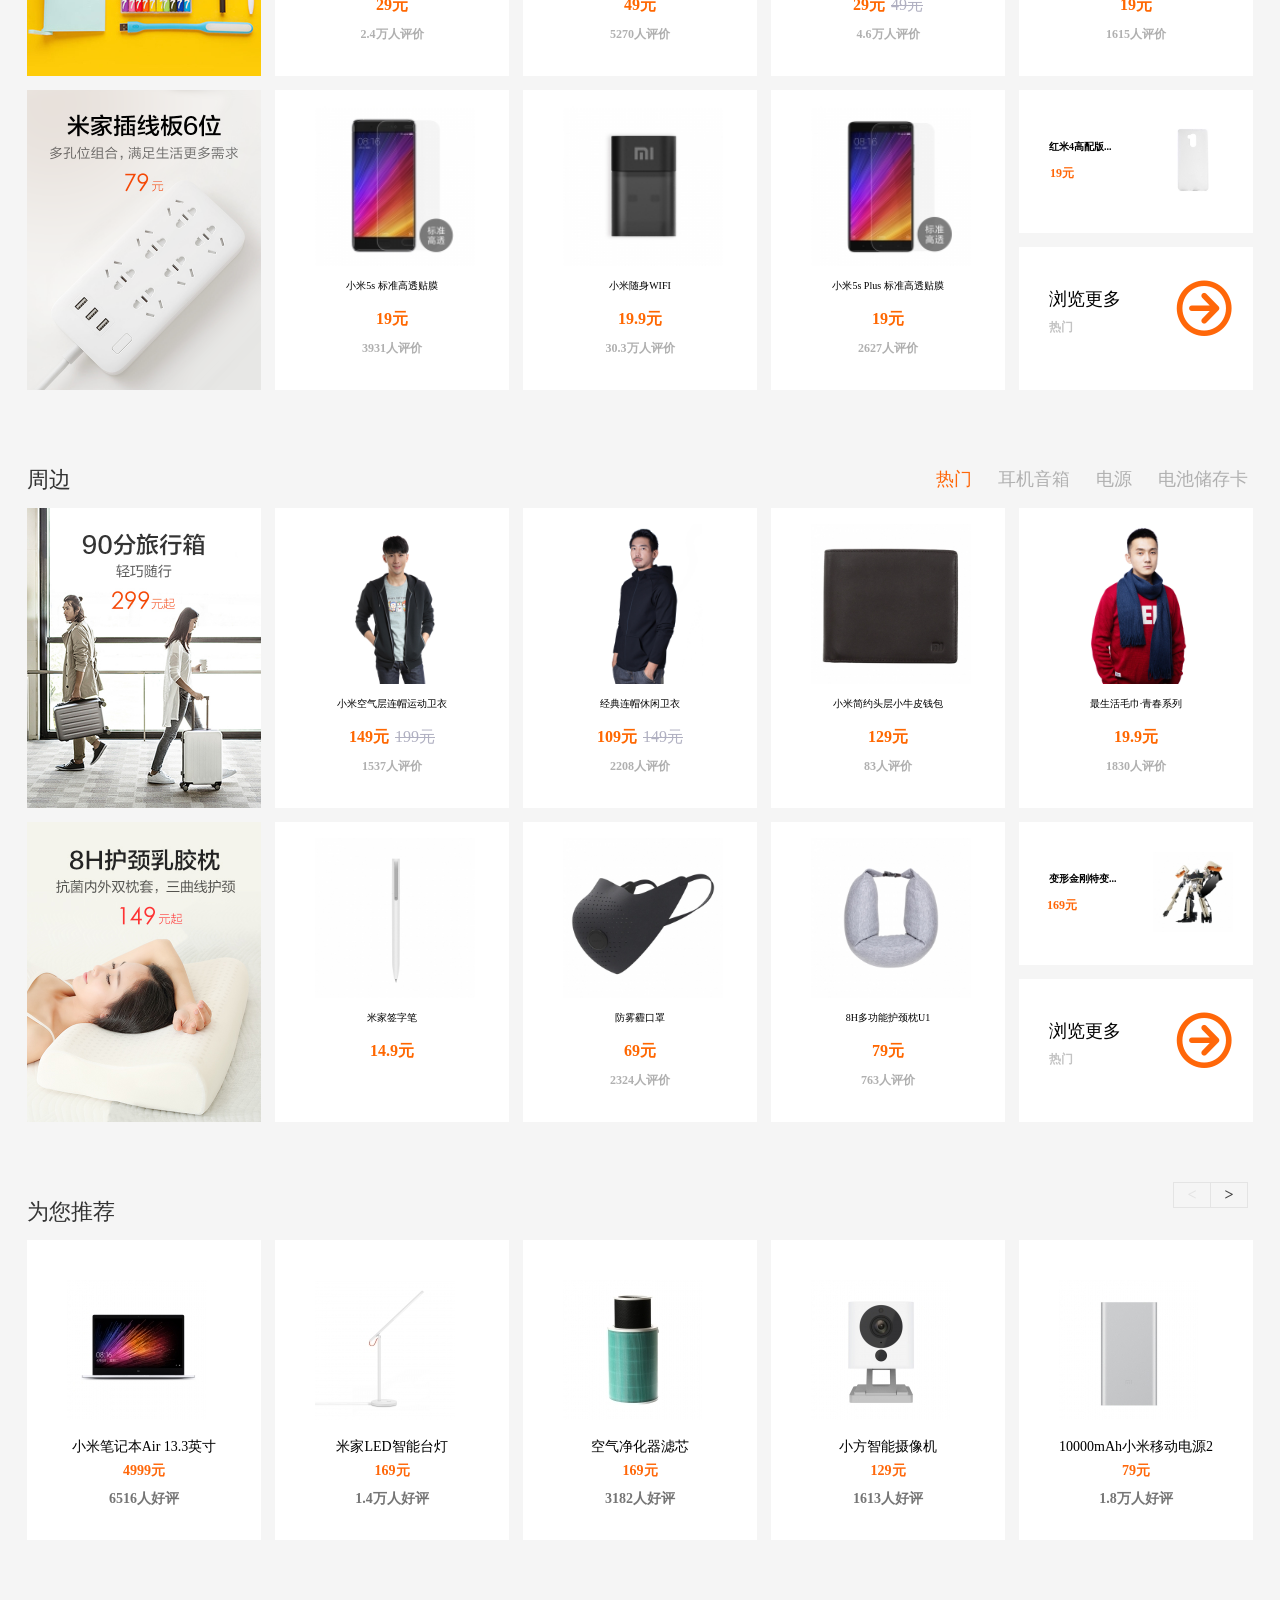
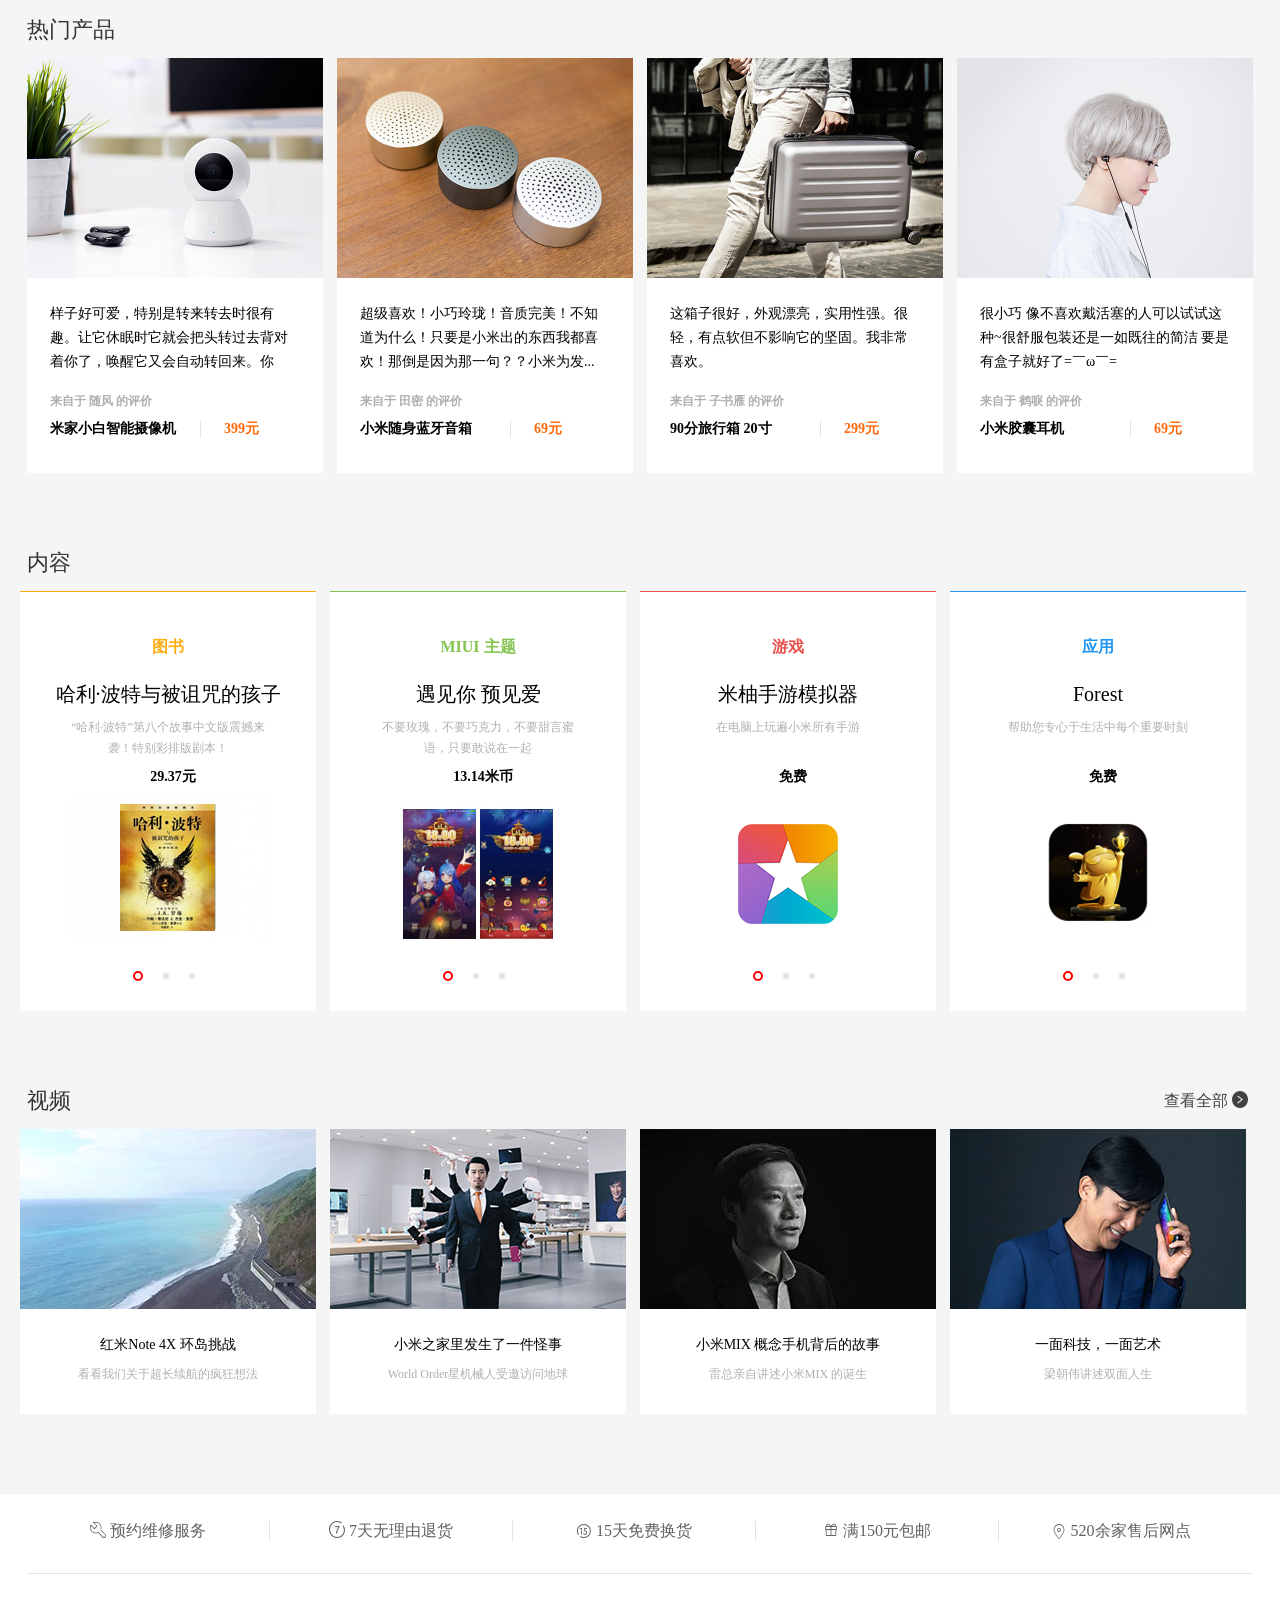
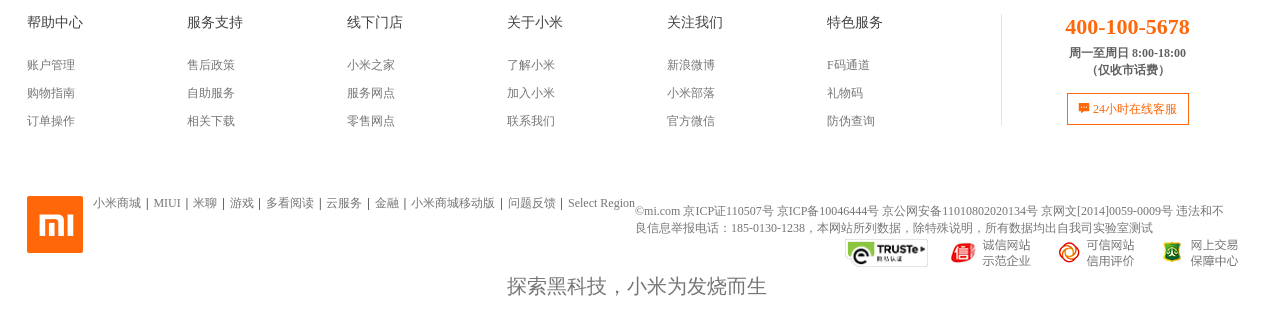
<file: mi/im.html>
<!doctype html>
<html lang="en">
<head>
	<meta charset="UTF-8">
	<title>小米官网</title>
	<link rel="stylesheet" href="css/im.css">
</head>
<script src="js/IM.js"></script>
<script src="js/animate.js"></script>
<script src="js/hover.js"></script>
<body>
	<!-- 头 -->
	<header>
		<div class="bar"><a href=""></a></div>
		<div class="nav">
			<div>
				<ul class="left">
					<li><a href="">小米商城</a></li>
					<li>|</li>
					<li><a href="">MIUI</a></li>
					<li>|</li>
					<li><a href="">米聊</a></li>
					<li>|</li>
					<li><a href="">游戏</a></li>
					<li>|</li>
					<li><a href="">多看阅读</a></li>
					<li>|</li>
					<li><a href="">云服务</a></li>
					<li>|</li>
					<li><a href="">金融</a></li>
					<li>|</li>
					<li><a href="">小米商城移动版</a></li>
					<li>|</li>
					<li><a href="">问题反馈</a></li>
					<li>|</li>
					<li><a href="">Select Region</a></li>
				</ul>
				<ul>
					<li><a href="">登录</a></li>
					<li>|</li>
					<li><a href="">注册</a></li>
					<li>|</li>
					<li><a href="">消息通知</a></li>
					<li>
						<a href="" id="shop">&#xe603; 购物车(0)</a>
						<div>
							<p>购物车中还没有商品，赶紧选购吧！</p>
						</div>
					</li>
				</ul>
			</div>
		</div>
	</header>
	<!-- 头结束 -->
	<!-- 目录 -->
	<nav>
		<a href=""><img src="img/logo2.png"></a>
		<a href=""><img src="img/logo2.gif"></a>
		<ul class="navtop">
			<li class="top-twos">
				<a class="aaa" href="">小米手机</a>
				<a class="aaa" href="">红米</a>
				<a class="aaa" href="">平板·笔记本</a>
				<a class="aaa" href="">电视</a>
				<a class="aaa" href="">盒子·影音</a>
				<a class="aaa" href="">路由器</a>
				<a class="aaa" href="">智能硬件</a>
			</li>
			<li id="t4">
				<div class="top-two ttb">
					<ul>
						<li>
							<div>
								<h1>新品</h1>
							</div>
							<a href="">
								<img src="img/top1-1.png" alt="">
								<h2>小米手机5c</h2>
								<h3>1499元</h3>
							</a>
						</li>
						<li>
							<div></div>
							<a href="">
								<img src="img/top1-2.jpg" alt="">
								<h2>小米手机5c</h2>
								<h3>1499元</h3>
							</a>
						</li>
						<li>
							<div></div>
							<a href="">
								<img src="img/top1-3.jpg" alt="">
								<h2>小米手机5c</h2>
								<h3>1499元</h3>
							</a>
						</li>
						<li>
							<div>
								<h1>赠自拍杆</h1>
							</div>
							<a href="">
								<img src="img/top1-4.jpg" alt="">
								<h2>小米手机5c</h2>
								<h3>1499元</h3>
							</a>
						</li>
						<li>
							<div></div>
							<a href="">
								<img src="img/top1-5.jpg" alt="">
								<h2>小米手机5c</h2>
								<h3>1499元</h3>
							</a>
						</li>
						<li>
							<div>
								<h1>赠自拍杆</h1>
							</div>
							<a href="">
								<img src="img/top1-6.jpg" alt="">
								<h2>小米手机5c</h2>
								<h3>1499元</h3>
							</a>
						</li>
					</ul>
				</div>
				<div class="top-two">
					<ul>
						<li>
							<div></div>
							<a href="">
								<img src="img/top1-3.jpg" alt="">
								<h2>小米手机5c</h2>
								<h3>1499元</h3>
							</a>
						</li>
						<li>
							<div>
								<h1>赠自拍杆</h1>
							</div>
							<a href="">
								<img src="img/top1-4.jpg" alt="">
								<h2>小米手机5c</h2>
								<h3>1499元</h3>
							</a>
						</li>
						<li>
							<div></div>
							<a href="">
								<img src="img/top1-5.jpg" alt="">
								<h2>小米手机5c</h2>
								<h3>1499元</h3>
							</a>
						</li>
						<li>
							<div>
								<h1>赠自拍杆</h1>
							</div>
							<a href="">
								<img src="img/top1-6.jpg" alt="">
								<h2>小米手机5c</h2>
								<h3>1499元</h3>
							</a>
						</li>
					</ul>
				</div>
				<div class="top-two">
					<ul>
						<li>
							<div></div>
							<a href="">
								<img src="img/top1-3.jpg" alt="">
								<h2>小米手机5c</h2>
								<h3>1499元</h3>
							</a>
						</li>
						<li>
							<div>
								<h1>赠自拍杆</h1>
							</div>
							<a href="">
								<img src="img/top1-4.jpg" alt="">
								<h2>小米手机5c</h2>
								<h3>1499元</h3>
							</a>
						</li>
						<li>
							<div></div>
							<a href="">
								<img src="img/top1-5.jpg" alt="">
								<h2>小米手机5c</h2>
								<h3>1499元</h3>
							</a>
						</li>
						<li>
							<div>
								<h1>赠自拍杆</h1>
							</div>
							<a href="">
								<img src="img/top1-6.jpg" alt="">
								<h2>小米手机5c</h2>
								<h3>1499元</h3>
							</a>
						</li>
					</ul>
				</div>
				<div class="top-two">
					<ul>
						<li>
							<div>
								<h1>新品</h1>
							</div>
							<a href="">
								<img src="img/top1-1.png" alt="">
								<h2>小米手机5c</h2>
								<h3>1499元</h3>
							</a>
						</li>
						<li>
							<div></div>
							<a href="">
								<img src="img/top1-2.jpg" alt="">
								<h2>小米手机5c</h2>
								<h3>1499元</h3>
							</a>
						</li>
						<li>
							<div></div>
							<a href="">
								<img src="img/top1-3.jpg" alt="">
								<h2>小米手机5c</h2>
								<h3>1499元</h3>
							</a>
						</li>
						<li>
							<div>
								<h1>赠自拍杆</h1>
							</div>
							<a href="">
								<img src="img/top1-4.jpg" alt="">
								<h2>小米手机5c</h2>
								<h3>1499元</h3>
							</a>
						</li>
						<li>
							<div></div>
							<a href="">
								<img src="img/top1-5.jpg" alt="">
								<h2>小米手机5c</h2>
								<h3>1499元</h3>
							</a>
						</li>
						<li>
							<div>
								<h1>赠自拍杆</h1>
							</div>
							<a href="">
								<img src="img/top1-6.jpg" alt="">
								<h2>小米手机5c</h2>
								<h3>1499元</h3>
							</a>
						</li>
					</ul>
				</div>
				<div class="top-two">
					<ul>
						<li>
							<div>
								<h1>新品</h1>
							</div>
							<a href="">
								<img src="img/top1-1.png" alt="">
								<h2>小米手机5c</h2>
								<h3>1499元</h3>
							</a>
						</li>
						<li>
							<div></div>
							<a href="">
								<img src="img/top1-2.jpg" alt="">
								<h2>小米手机5c</h2>
								<h3>1499元</h3>
							</a>
						</li>
						<li>
							<div></div>
							<a href="">
								<img src="img/top1-3.jpg" alt="">
								<h2>小米手机5c</h2>
								<h3>1499元</h3>
							</a>
						</li>
						<li>
							<div>
								<h1>赠自拍杆</h1>
							</div>
							<a href="">
								<img src="img/top1-4.jpg" alt="">
								<h2>小米手机5c</h2>
								<h3>1499元</h3>
							</a>
						</li>
						<li>
							<div></div>
							<a href="">
								<img src="img/top1-5.jpg" alt="">
								<h2>小米手机5c</h2>
								<h3>1499元</h3>
							</a>
						</li>
						<li>
							<div>
								<h1>赠自拍杆</h1>
							</div>
							<a href="">
								<img src="img/top1-6.jpg" alt="">
								<h2>小米手机5c</h2>
								<h3>1499元</h3>
							</a>
						</li>
					</ul>
				</div>
				<div class="top-two">
					<ul>
						<li>
							<div></div>
							<a href="">
								<img src="img/top1-2.jpg" alt="">
								<h2>小米手机5c</h2>
								<h3>1499元</h3>
							</a>
						</li>
						<li>
							<div></div>
							<a href="">
								<img src="img/top1-3.jpg" alt="">
								<h2>小米手机5c</h2>
								<h3>1499元</h3>
							</a>
						</li>
						<li>
							<div>
								<h1>赠自拍杆</h1>
							</div>
							<a href="">
								<img src="img/top1-4.jpg" alt="">
								<h2>小米手机5c</h2>
								<h3>1499元</h3>
							</a>
						</li>
						<li>
							<div></div>
							<a href="">
								<img src="img/top1-5.jpg" alt="">
								<h2>小米手机5c</h2>
								<h3>1499元</h3>
							</a>
						</li>
						<li>
							<div>
								<h1>赠自拍杆</h1>
							</div>
							<a href="">
								<img src="img/top1-6.jpg" alt="">
								<h2>小米手机5c</h2>
								<h3>1499元</h3>
							</a>
						</li>
					</ul>
				</div>
				<div class="top-two">
					<ul>
						<li>
							<div>
								<h1>新品</h1>
							</div>
							<a href="">
								<img src="img/top1-1.png" alt="">
								<h2>小米手机5c</h2>
								<h3>1499元</h3>
							</a>
						</li>
						<li>
							<div></div>
							<a href="">
								<img src="img/top1-2.jpg" alt="">
								<h2>小米手机5c</h2>
								<h3>1499元</h3>
							</a>
						</li>
						<li>
							<div></div>
							<a href="">
								<img src="img/top1-3.jpg" alt="">
								<h2>小米手机5c</h2>
								<h3>1499元</h3>
							</a>
						</li>
						<li>
							<div>
								<h1>赠自拍杆</h1>
							</div>
							<a href="">
								<img src="img/top1-4.jpg" alt="">
								<h2>小米手机5c</h2>
								<h3>1499元</h3>
							</a>
						</li>
						<li>
							<div></div>
							<a href="">
								<img src="img/top1-5.jpg" alt="">
								<h2>小米手机5c</h2>
								<h3>1499元</h3>
							</a>
						</li>
						<li>
							<div>
								<h1>赠自拍杆</h1>
							</div>
							<a href="">
								<img src="img/top1-6.jpg" alt="">
								<h2>小米手机5c</h2>
								<h3>1499元</h3>
							</a>
						</li>
					</ul>
				</div>
			</li>
		</ul>
		<ul>
			<li><a href="">服务</a></li>
			<li><a href="">社区</a></li>
		</ul>
		<form action="">
			<input type="text">
			<a href="">小米MIX</a>
			<a id="two" href="">人工智能电视</a>
			<div>&#xe604;</div>
		</form>
	</nav>
	<!-- 目录结束 -->
	<!-- 内容 -->
	<article>
		<!-- banner -->
		<section class="banner">	
			<ul class="tutu">
				<li>
					<a href=""><img src="img/banner1.jpg"></a>
				</li>
				<li>
					<img src="img/banner2.jpg">
				</li>
				<li>
					<img src="img/banner3.jpg">
				</li>
				<li>
					<img src="img/banner4.jpg">
				</li>
				<li class="first">
					<img src="img/banner5.jpg">
				</li>
			</ul>
			<ul class="left-one">
				<li>
					<a href="">手机 电话卡<span>&gt;</span></a>
					<div class="left-ones">
						<ul>
							<li>
								<a href="">选购</a>
								<a href="">
									<img src="img/a1-1.png" alt="">
									<h6>小米手机5c</h6>
								</a>
							</li>
							<li>
								<a href="">选购</a>
								<a href="">
									<img src="img/a1-2.jpg" alt="">
									<h6>小米手机5c</h6>
								</a>
							</li>
							<li>
								<a href="">选购</a>
								<a href="">
									<img src="img/a1-3.jpg" alt="">
									<h6>小米手机5c</h6>
								</a>
							</li>
							<li>
								<a href="">选购</a>
								<a href="">
									<img src="img/a1-4.jpg" alt="">
									<h6>小米手机5c</h6>
								</a>
							</li>
							<li>
								<a href="">选购</a>
								<a href="">
									<img src="img/a1-5.jpg" alt="">
									<h6>小米手机5c</h6>
								</a>
							</li>
							<li>
								<a href="">选购</a>
								<a href="">
									<img src="img/a1-6.jpg" alt="">
									<h6>小米手机5c</h6>
								</a>
							</li>
						</ul>
						<ul>
							<li>
								<a href="">选购</a>
								<a href="">
									<img src="img/a1-7.png" alt="">
									<h6>小米手机5c</h6>
								</a>
							</li>
							<li>
								<a href="">选购</a>
								<a href="">
									<img src="img/a1-8.jpg" alt="">
									<h6>小米手机5c</h6>
								</a>
							</li>
							<li>
								<a href="">选购</a>
								<a href="">
									<img src="img/a1-9.png" alt="">
									<h6>小米手机5c</h6>
								</a>
							</li>
							<li>
								<a href="">选购</a>
								<a href="">
									<img src="img/a1-10.jpg" alt="">
									<h6>小米手机5c</h6>
								</a>
							</li>
							<li>
								<a href="">选购</a>
								<a href="">
									<img src="img/a1-11.jpg" alt="">
									<h6>小米手机5c</h6>
								</a>
							</li>
							<li>
								<a href="">选购</a>
								<a href="">
									<img src="img/a1-12.jpg" alt="">
									<h6>小米手机5c</h6>
								</a>
							</li>
						</ul>
						<ul>
							<li>
								<a href="">选购</a>
								<a href="">
									<img src="img/a1-13.jpg" alt="">
									<h6>小米手机5c</h6>
								</a>
							</li>
						</ul>
					</div>
				</li>
				<li>
					<a href="">笔记本 平板<span>&gt;</span></a>
					<div class="left-ones">
						<ul>
							<li>
								<a href="">选购</a>
								<a href="">
									<img src="img/a1-2.jpg" alt="">
									<h6>小米手机5c</h6>
								</a>
							</li>
							<li>
								<a href="">选购</a>
								<a href="">
									<img src="img/a1-3.jpg" alt="">
									<h6>小米手机5c</h6>
								</a>
							</li>
							<li>
								<a href="">选购</a>
								<a href="">
									<img src="img/a1-4.jpg" alt="">
									<h6>小米手机5c</h6>
								</a>
							</li>
							<li>
								<a href="">选购</a>
								<a href="">
									<img src="img/a1-5.jpg" alt="">
									<h6>小米手机5c</h6>
								</a>
							</li>
							<li>
								<a href="">选购</a>
								<a href="">
									<img src="img/a1-6.jpg" alt="">
									<h6>小米手机5c</h6>
								</a>
							</li>
						</ul>
					</div>
				</li>
				<li>
					<a href="">电视 盒子<span>&gt;</span></a>
					<div class="left-ones">
						<ul>
							<li>
								<a href="">选购</a>
								<a href="">
									<img src="img/a1-1.png" alt="">
									<h6>小米手机5c</h6>
								</a>
							</li>
							<li>
								<a href="">选购</a>
								<a href="">
									<img src="img/a1-2.jpg" alt="">
									<h6>小米手机5c</h6>
								</a>
							</li>
							<li>
								<a href="">选购</a>
								<a href="">
									<img src="img/a1-3.jpg" alt="">
									<h6>小米手机5c</h6>
								</a>
							</li>
							<li>
								<a href="">选购</a>
								<a href="">
									<img src="img/a1-4.jpg" alt="">
									<h6>小米手机5c</h6>
								</a>
							</li>
							<li>
								<a href="">选购</a>
								<a href="">
									<img src="img/a1-5.jpg" alt="">
									<h6>小米手机5c</h6>
								</a>
							</li>
							<li>
								<a href="">选购</a>
								<a href="">
									<img src="img/a1-6.jpg" alt="">
									<h6>小米手机5c</h6>
								</a>
							</li>
						</ul>
						<ul>
							<li>
								<a href="">选购</a>
								<a href="">
									<img src="img/a1-7.png" alt="">
									<h6>小米手机5c</h6>
								</a>
							</li>
							<li>
								<a href="">选购</a>
								<a href="">
									<img src="img/a1-8.jpg" alt="">
									<h6>小米手机5c</h6>
								</a>
							</li>
							<li>
								<a href="">选购</a>
								<a href="">
									<img src="img/a1-9.png" alt="">
									<h6>小米手机5c</h6>
								</a>
							</li>
							<li>
								<a href="">选购</a>
								<a href="">
									<img src="img/a1-10.jpg" alt="">
									<h6>小米手机5c</h6>
								</a>
							</li>
							<li>
								<a href="">选购</a>
								<a href="">
									<img src="img/a1-11.jpg" alt="">
									<h6>小米手机5c</h6>
								</a>
							</li>
							<li>
								<a href="">选购</a>
								<a href="">
									<img src="img/a1-12.jpg" alt="">
									<h6>小米手机5c</h6>
								</a>
							</li>
						</ul>
						<ul>
							<li>
								<a href="">选购</a>
								<a href="">
									<img src="img/a1-13.jpg" alt="">
									<h6>小米手机5c</h6>
								</a>
							</li>
							<li>
								<a href="">选购</a>
								<a href="">
									<img src="img/a1-13.jpg" alt="">
									<h6>小米手机5c</h6>
								</a>
							</li>
							<li>
								<a href="">选购</a>
								<a href="">
									<img src="img/a1-13.jpg" alt="">
									<h6>小米手机5c</h6>
								</a>
							</li>
						</ul>
					</div>
				</li>
				<li>
					<a href="">路由器 智能硬件<span>&gt;</span></a>
					<div class="left-ones">
						<ul>
							<li>
								<a href="">选购</a>
								<a href="">
									<img src="img/a1-1.png" alt="">
									<h6>小米手机5c</h6>
								</a>
							</li>
							<li>
								<a href="">选购</a>
								<a href="">
									<img src="img/a1-2.jpg" alt="">
									<h6>小米手机5c</h6>
								</a>
							</li>
							<li>
								<a href="">选购</a>
								<a href="">
									<img src="img/a1-3.jpg" alt="">
									<h6>小米手机5c</h6>
								</a>
							</li>
							<li>
								<a href="">选购</a>
								<a href="">
									<img src="img/a1-4.jpg" alt="">
									<h6>小米手机5c</h6>
								</a>
							</li>
							<li>
								<a href="">选购</a>
								<a href="">
									<img src="img/a1-5.jpg" alt="">
									<h6>小米手机5c</h6>
								</a>
							</li>
							<li>
								<a href="">选购</a>
								<a href="">
									<img src="img/a1-6.jpg" alt="">
									<h6>小米手机5c</h6>
								</a>
							</li>
						</ul>
						<ul>
							<li>
								<a href="">选购</a>
								<a href="">
									<img src="img/a1-7.png" alt="">
									<h6>小米手机5c</h6>
								</a>
							</li>
							<li>
								<a href="">选购</a>
								<a href="">
									<img src="img/a1-8.jpg" alt="">
									<h6>小米手机5c</h6>
								</a>
							</li>
							<li>
								<a href="">选购</a>
								<a href="">
									<img src="img/a1-9.png" alt="">
									<h6>小米手机5c</h6>
								</a>
							</li>
							<li>
								<a href="">选购</a>
								<a href="">
									<img src="img/a1-10.jpg" alt="">
									<h6>小米手机5c</h6>
								</a>
							</li>
							<li>
								<a href="">选购</a>
								<a href="">
									<img src="img/a1-11.jpg" alt="">
									<h6>小米手机5c</h6>
								</a>
							</li>
							<li>
								<a href="">选购</a>
								<a href="">
									<img src="img/a1-12.jpg" alt="">
									<h6>小米手机5c</h6>
								</a>
							</li>
						</ul>
						<ul>
							<li>
								<a href="">选购</a>
								<a href="">
									<img src="img/a1-7.png" alt="">
									<h6>小米手机5c</h6>
								</a>
							</li>
							<li>
								<a href="">选购</a>
								<a href="">
									<img src="img/a1-8.jpg" alt="">
									<h6>小米手机5c</h6>
								</a>
							</li>
							<li>
								<a href="">选购</a>
								<a href="">
									<img src="img/a1-9.png" alt="">
									<h6>小米手机5c</h6>
								</a>
							</li>
							<li>
								<a href="">选购</a>
								<a href="">
									<img src="img/a1-10.jpg" alt="">
									<h6>小米手机5c</h6>
								</a>
							</li>
							<li>
								<a href="">选购</a>
								<a href="">
									<img src="img/a1-11.jpg" alt="">
									<h6>小米手机5c</h6>
								</a>
							</li>
							<li>
								<a href="">选购</a>
								<a href="">
									<img src="img/a1-12.jpg" alt="">
									<h6>小米手机5c</h6>
								</a>
							</li>
						</ul>
					</div>
				</li>
				<li>
					<a href="">移动电源 电池 插线板<span>&gt;</span></a>
					<div class="left-ones">
						<ul>
							<li>
								<a href="">选购</a>
								<a href="">
									<img src="img/a1-7.png" alt="">
									<h6>小米手机5c</h6>
								</a>
							</li>
							<li>
								<a href="">选购</a>
								<a href="">
									<img src="img/a1-8.jpg" alt="">
									<h6>小米手机5c</h6>
								</a>
							</li>
							<li>
								<a href="">选购</a>
								<a href="">
									<img src="img/a1-9.png" alt="">
									<h6>小米手机5c</h6>
								</a>
							</li>
							<li>
								<a href="">选购</a>
								<a href="">
									<img src="img/a1-10.jpg" alt="">
									<h6>小米手机5c</h6>
								</a>
							</li>
							<li>
								<a href="">选购</a>
								<a href="">
									<img src="img/a1-11.jpg" alt="">
									<h6>小米手机5c</h6>
								</a>
							</li>
							<li>
								<a href="">选购</a>
								<a href="">
									<img src="img/a1-12.jpg" alt="">
									<h6>小米手机5c</h6>
								</a>
							</li>
						</ul>
						<ul>
							<li>
								<a href="">选购</a>
								<a href="">
									<img src="img/a1-13.jpg" alt="">
									<h6>小米手机5c</h6>
								</a>
							</li>
						</ul>
					</div>
				</li>
				<li>
					<a href="">耳机 音箱<span>&gt;</span></a>
					<div class="left-ones">
						<ul>
							<li>
								<a href="">选购</a>
								<a href="">
									<img src="img/a1-1.png" alt="">
									<h6>小米手机5c</h6>
								</a>
							</li>
							<li>
								<a href="">选购</a>
								<a href="">
									<img src="img/a1-2.jpg" alt="">
									<h6>小米手机5c</h6>
								</a>
							</li>
							<li>
								<a href="">选购</a>
								<a href="">
									<img src="img/a1-3.jpg" alt="">
									<h6>小米手机5c</h6>
								</a>
							</li>
							<li>
								<a href="">选购</a>
								<a href="">
									<img src="img/a1-4.jpg" alt="">
									<h6>小米手机5c</h6>
								</a>
							</li>
							<li>
								<a href="">选购</a>
								<a href="">
									<img src="img/a1-5.jpg" alt="">
									<h6>小米手机5c</h6>
								</a>
							</li>
							<li>
								<a href="">选购</a>
								<a href="">
									<img src="img/a1-6.jpg" alt="">
									<h6>小米手机5c</h6>
								</a>
							</li>
						</ul>
						<ul>
							<li>
								<a href="">选购</a>
								<a href="">
									<img src="img/a1-7.png" alt="">
									<h6>小米手机5c</h6>
								</a>
							</li>
							<li>
								<a href="">选购</a>
								<a href="">
									<img src="img/a1-8.jpg" alt="">
									<h6>小米手机5c</h6>
								</a>
							</li>
							<li>
								<a href="">选购</a>
								<a href="">
									<img src="img/a1-9.png" alt="">
									<h6>小米手机5c</h6>
								</a>
							</li>
							<li>
								<a href="">选购</a>
								<a href="">
									<img src="img/a1-10.jpg" alt="">
									<h6>小米手机5c</h6>
								</a>
							</li>
							<li>
								<a href="">选购</a>
								<a href="">
									<img src="img/a1-11.jpg" alt="">
									<h6>小米手机5c</h6>
								</a>
							</li>
							<li>
								<a href="">选购</a>
								<a href="">
									<img src="img/a1-12.jpg" alt="">
									<h6>小米手机5c</h6>
								</a>
							</li>
						</ul>
						<ul>
							<li>
								<a href="">选购</a>
								<a href="">
									<img src="img/a1-13.jpg" alt="">
									<h6>小米手机5c</h6>
								</a>
							</li>
							<li>
								<a href="">选购</a>
								<a href="">
									<img src="img/a1-13.jpg" alt="">
									<h6>小米手机5c</h6>
								</a>
							</li>
							<li>
								<a href="">选购</a>
								<a href="">
									<img src="img/a1-13.jpg" alt="">
									<h6>小米手机5c</h6>
								</a>
							</li>
							<li>
								<a href="">选购</a>
								<a href="">
									<img src="img/a1-13.jpg" alt="">
									<h6>小米手机5c</h6>
								</a>
							</li>
							<li>
								<a href="">选购</a>
								<a href="">
									<img src="img/a1-13.jpg" alt="">
									<h6>小米手机5c</h6>
								</a>
							</li>
						</ul>
					</div>
				</li>
				<li>
					<a href="">保护套 贴膜<span>&gt;</span></a>
					<div class="left-ones">
						<ul>
							<li>
								<a href="">选购</a>
								<a href="">
									<img src="img/a1-13.jpg" alt="">
									<h6>小米手机5c</h6>
								</a>
							</li>
							<li>
								<a href="">选购</a>
								<a href="">
									<img src="img/a1-13.jpg" alt="">
									<h6>小米手机5c</h6>
								</a>
							</li>
						</ul>
					</div>
				</li>
				<li>
					<a href="">线材 支架 储存卡<span>&gt;</span></a>
					<div class="left-ones">
						<ul>
							<li>
								<a href="">选购</a>
								<a href="">
									<img src="img/a1-5.jpg" alt="">
									<h6>小米手机5c</h6>
								</a>
							</li>
							<li>
								<a href="">选购</a>
								<a href="">
									<img src="img/a1-6.jpg" alt="">
									<h6>小米手机5c</h6>
								</a>
							</li>
						</ul>
					</div>
				</li>
				<li>
					<a href="">箱包 服饰<span>&gt;</span></a>
					<div class="left-ones">
						<ul>
							<li>
								<a href="">选购</a>
								<a href="">
									<img src="img/a1-4.jpg" alt="">
									<h6>小米手机5c</h6>
								</a>
							</li>
							<li>
								<a href="">选购</a>
								<a href="">
									<img src="img/a1-5.jpg" alt="">
									<h6>小米手机5c</h6>
								</a>
							</li>
							<li>
								<a href="">选购</a>
								<a href="">
									<img src="img/a1-6.jpg" alt="">
									<h6>小米手机5c</h6>
								</a>
							</li>
						</ul>
					</div>
				</li>
				<li>
					<a href="">米兔 生活周边<span>&gt;</span></a>
					<div class="left-ones">
						<ul>
							<li>
								<a href="">选购</a>
								<a href="">
									<img src="img/a1-1.png" alt="">
									<h6>小米手机5c</h6>
								</a>
							</li>
							<li>
								<a href="">选购</a>
								<a href="">
									<img src="img/a1-2.jpg" alt="">
									<h6>小米手机5c</h6>
								</a>
							</li>
							<li>
								<a href="">选购</a>
								<a href="">
									<img src="img/a1-3.jpg" alt="">
									<h6>小米手机5c</h6>
								</a>
							</li>
							<li>
								<a href="">选购</a>
								<a href="">
									<img src="img/a1-4.jpg" alt="">
									<h6>小米手机5c</h6>
								</a>
							</li>
							<li>
								<a href="">选购</a>
								<a href="">
									<img src="img/a1-5.jpg" alt="">
									<h6>小米手机5c</h6>
								</a>
							</li>
							<li>
								<a href="">选购</a>
								<a href="">
									<img src="img/a1-6.jpg" alt="">
									<h6>小米手机5c</h6>
								</a>
							</li>
						</ul>
					</div>
				</li>
			</ul>
			<div class="cir">
				<div></div>
				<div></div>
				<div></div>
				<div></div>
				<div class="circle"></div>
			</div>
			<div class="left">&lt;</div>
			<div class="right">&gt;</div>
		</section>
		<!-- banner结束 -->
		<!-- 一楼 -->
		<section class="first-floor">
			<div class="left">
				<ul>
					<li><a href="">&#xe602;<br>选购手机</a></li>
					<li><a href="">&#xe677;<br>企业团购</a></li>
					<li><a href="">&#xe600;<br>官翻产品</a></li>
					<li><a href="">&#xe621;<br>小米移动</a></li>
					<li><a href="">&#xe601;<br>以旧换新</a></li>
					<li><a href="">&#xe67c;<br>话费充值</a></li>
				</ul>
			</div>
			<div class="right">
				<ul>
					<li>
					<a href=""><img src="img/1.1.jpg"></a>
					</li>
					<li>
					<a href=""><img src="img/1.2.jpg"></a>
					</li>
					<li>
					<a href=""><img src="img/1.3.jpg"></a>
					</li>
				</ul>
			</div>
		</section>
		<!-- 一楼结束 -->
		<!-- 二楼 -->
		<section class="second-floor">
			<div>
				<h1>小米明星单品</h1>
				<a href="javascript:;">
					<div class="re">&gt;</div>
				</a>
				<a href="javascript:;">
					<div class="le">&lt;</div>
				</a>
			</div>
			<ul class="left-a">
				<li>
					<a href="">
						<img src="img/2.1.png" alt="">
						<h1>小米笔记本</h1>
					</a>
					<h2>更轻更薄，像杂志一样随身携带</h2>
					<h3>3449元起</h3>
				</li>
				<li>
					<a href="">
						<img src="img/2.2.png" alt="">
						<h1>小米电视3s 60英寸</h1>
					</a>
					<h2>人工智能电视，4K大屏新旗舰</h2>
					<h3>4799元起</h3>
				</li>
				<li>
					<a href="">
						<img src="img/2.3.png" alt="">
						<h1>小米移动电源2</h1>
					</a>
					<h2>双向快充，高密度锂聚合物电芯</h2>
					<h3>79元</h3>
				</li>
				<li>
					<a href="">
						<img src="img/2.4.png" alt="">
						<h1>米加骑记电助力折叠直行车</h1>
					</a>
					<h2>力矩传感电助力，折叠便携设计</h2>
					<h3>2999元</h3>
				</li>
				<li id="last">
					<a href="">
						<img src="img/2.5.png" alt="">
						<h1>米家扫地机器人</h1>
					</a>
					<h2>智能路径规划，扫得干净扫得快</h2>
					<h3>1699元</h3>
				</li>
			</ul>
			<ul class="left-b">
				<li>
					<a href="">
						<img src="img/xmmxd1.png" alt="">
						<h1>小米笔记本</h1>
					</a>
					<h2>更轻更薄，像杂志一样随身携带</h2>
					<h3>3449元起</h3>
				</li>
				<li>
					<a href="">
						<img src="img/xmmxd2.png" alt="">
						<h1>小米电视3s 60英寸</h1>
					</a>
					<h2>人工智能电视，4K大屏新旗舰</h2>
					<h3>4799元起</h3>
				</li>
				<li>
					<a href="">
						<img src="img/xmmxd3.png" alt="">
						<h1>小米移动电源2</h1>
					</a>
					<h2>双向快充，高密度锂聚合物电芯</h2>
					<h3>79元</h3>
				</li>
				<li>
					<a href="">
						<img src="img/xmmxd4.png" alt="">
						<h1>米加骑记电助力折叠直行车</h1>
					</a>
					<h2>力矩传感电助力，折叠便携设计</h2>
					<h3>2999元</h3>
				</li>
				<li id="last">
					<a href="">
						<img src="img/xmmxd5.jpg" alt="">
						<h1>米家扫地机器人</h1>
					</a>
					<h2>智能路径规划，扫得干净扫得快</h2>
					<h3>1699元</h3>
				</li>
			</ul>

		</section>
		<!-- 二楼结束 -->
	</article>
	<article class="copy">
		<!-- 三楼 -->
		<div class="first">
			<h1>智能硬件</h1>
			<a href="">查看全部 &#xe630;</a>
		</div>
		<div class="second">
			<img src="img/2.1.jpg" alt="">
			<ul>
				<li>
					<a href="">
						<figure>
							<img src="img/2.2.jpg" alt="">
							<figcaption>米家小白智能摄像机</figcaption>
						</figure>
					</a>
					<h2>360° 全景拍摄，1080P 高清摄像</h2>
					<h3>399元</h3>
				</li>
				<li>
					<a href="">
						<figure>
							<img src="img/2.3.jpg" alt="">
							<figcaption>米兔儿童手表Q</figcaption>
						</figure>
					</a>
					<h2>11 重安全设计，五重精准定位</h2>
					<h3>299元</h3>
				</li>
				<li>
					<a href="">
						<figure>
							<img src="img/2.4.jpg" alt="">
							<figcaption>米兔智能故事机</figcaption>
						</figure>
					</a>
					<h2>微信远程互动，智能语音交互</h2>
					<h3>199元</h3>
				</li>
				<li>
					<a href="">
						<figure>
							<img src="img/2.5.jpg" alt="">
							<figcaption>米家压力IH电饭煲</figcaption>
						</figure>
					</a>
					<h2>智能烹饪，灰铸铁粉体涂层内胆</h2>
					<h3>999元</h3>
				</li>
				<li>
					<a href="">
						<figure>
							<img src="img/2.6.jpg" alt="">
							<figcaption>小米米家电动滑板车</figcaption>
						</figure>
					</a>
					<h2>极简几何设计，1 分钟轻松上手</h2>
					<h3>1999元</h3>
				</li>
				<li>
					<a href="">
						<figure>
							<img src="img/2.7.jpg" alt="">
							<figcaption>智米除菌加湿器</figcaption>
						</figure>
					</a>
					<h2>UVGI 紫外线除菌，便捷上注水设计</h2>
					<h3>799元</h3>
				</li>
				<li>
					<a href="">
						<figure>
							<img src="img/2.8.jpg" alt="">
							<figcaption>防雾霾口罩</figcaption>
						</figure>
					</a>
					<h2>过滤 99.97% PM2.5 颗粒物</h2>
					<h3>69元</h3>
				</li>
				<li>
					<a href="">
						<figure>
							<img src="img/2.9.png" alt="">
							<figcaption>米兔定位电话</figcaption>
						</figure>
					</a>
					<h2>高清双向通话，五重精准定位</h2>
					<h3>169元</h3>
				</li>
			</ul>
		</div>
		<!-- 三楼结束 -->
		<!-- 四楼 -->
		<div class="first">
			<h1>搭配</h1>
			<div class="xxkaaa">
				<a href="" class="value">热门</a>
				<a href="">耳机音箱</a>
				<a href="">电源</a>
				<a href="">电池储存卡</a>
			</div>
		</div>
		<div class="third">
			<img src="img/3.1.png" alt="">
			<ul class="zuo zuo-first">
				<li>
					<div class="zusi1">做工精细，大小正合适，好用，家人喜欢</div>
					<a href="">
						<figure>
							<img src="img/3.2.jpg" alt="">
							<figcaption>小米移动电源5000mAh</figcaption>
						</figure>
					</a>
					<h2>49元</h2>
					<h3>9.8万人评价</h3>
				</li>
				<li>
					<a href="">
						<figure>
							<img src="img/3.3.jpg" alt="">
							<figcaption>20000mAh小米移动电源2</figcaption>
						</figure>
					</a>
					<h2>149元</h2>
					<h3>3910人评价</h3>
				</li>
				<li>
					<a href="">
						<figure>
							<img src="img/3.4.jpg" alt="">
							<figcaption>小米圈铁耳机Pro</figcaption>
						</figure>
					</a>
					<h2>149元</h2>
					<h3>6183人评价</h3>
				</li>
				<li>
					<a href="">
						<figure>
							<img src="img/3.5.jpg" alt="">
							<figcaption>小米移动电源10000mAh高配版</figcaption>
						</figure>
					</a>
					<h2>149元</h2>
					<h3>1320人评价</h3>
				</li>			
			</ul>
			<ul class="zuo">
				<li>
					<div class="zusi1">做工精细，大小正合适，好用，家人喜欢</div>
					<a href="">
						<figure>
							<img src="img/dp2-1.jpg" alt="">
							<figcaption>小米移动电源5000mAh</figcaption>
						</figure>
					</a>
					<h2>49元</h2>
					<h3>9.8万人评价</h3>
				</li>
				<li>
					<a href="">
						<figure>
							<img src="img/dp2-2.jpg" alt="">
							<figcaption>20000mAh小米移动电源2</figcaption>
						</figure>
					</a>
					<h2>149元</h2>
					<h3>3910人评价</h3>
				</li>
				<li>
					<a href="">
						<figure>
							<img src="img/dp2-3.jpg" alt="">
							<figcaption>小米圈铁耳机Pro</figcaption>
						</figure>
					</a>
					<h2>149元</h2>
					<h3>6183人评价</h3>
				</li>
				<li>
					<a href="">
						<figure>
							<img src="img/dp2-4.jpg" alt="">
							<figcaption>小米移动电源10000mAh高配版</figcaption>
						</figure>
					</a>
					<h2>149元</h2>
					<h3>1320人评价</h3>
				</li>
			</ul>
			<ul class="zuo">
				<li>
					<div class="zusi1">做工精细，大小正合适，好用，家人喜欢</div>
					<a href="">
						<figure>
							<img src="img/dp3-1.jpg" alt="">
							<figcaption>小米移动电源5000mAh</figcaption>
						</figure>
					</a>
					<h2>49元</h2>
					<h3>9.8万人评价</h3>
				</li>
				<li>
					<a href="">
						<figure>
							<img src="img/dp3-2.jpg" alt="">
							<figcaption>20000mAh小米移动电源2</figcaption>
						</figure>
					</a>
					<h2>149元</h2>
					<h3>3910人评价</h3>
				</li>
				<li>
					<a href="">
						<figure>
							<img src="img/dp3-3.jpg" alt="">
							<figcaption>小米圈铁耳机Pro</figcaption>
						</figure>
					</a>
					<h2>149元</h2>
					<h3>6183人评价</h3>
				</li>
				<li>
					<a href="">
						<figure>
							<img src="img/dp3-4.jpg" alt="">
							<figcaption>小米移动电源10000mAh高配版</figcaption>
						</figure>
					</a>
					<h2>149元</h2>
					<h3>1320人评价</h3>
				</li>
			</ul>
			<ul class="zuo">
				<li>
					<div class="zusi1">做工精细，大小正合适，好用，家人喜欢</div>
					<a href="">
						<figure>
							<img src="img/dp4-1.jpg" alt="">
							<figcaption>小米移动电源5000mAh</figcaption>
						</figure>
					</a>
					<h2>49元</h2>
					<h3>9.8万人评价</h3>
				</li>
				<li>
					<a href="">
						<figure>
							<img src="img/dp4-2.jpg" alt="">
							<figcaption>20000mAh小米移动电源2</figcaption>
						</figure>
					</a>
					<h2>149元</h2>
					<h3>3910人评价</h3>
				</li>
				<li>
					<a href="">
						<figure>
							<img src="img/dp4-3.jpg" alt="">
							<figcaption>小米圈铁耳机Pro</figcaption>
						</figure>
					</a>
					<h2>149元</h2>
					<h3>6183人评价</h3>
				</li>
				<li>
					<a href="">
						<figure>
							<img src="img/dp4-4.jpg" alt="">
							<figcaption>小米移动电源10000mAh高配版</figcaption>
						</figure>
					</a>
					<h2>149元</h2>
					<h3>1320人评价</h3>
				</li>
			</ul>
			<img src="img/3.6.jpg" alt="">
			<ul class="you you-first">
				<li>
					<a href="">
						<figure>
							<img src="img/3.7.jpg" alt="">
							<figcaption>小米活塞耳机 清新版</figcaption>
						</figure>
					</a>
					<h2>29元</h2>
					<h3>1万人评价</h3>
				</li>
				<li>
					<a href="">
						<figure>
							<img src="img/3.8.jpg" alt="">
							<figcaption>小米蓝牙耳机青春版</figcaption>
						</figure>
					</a>
					<h2>59元</h2>
					<h3>1.1万人评价</h3>
				</li>
				<li>
					<div class="zusi1">很精致，小巧可爱，链接成功是女声，音质很纯</div>
					<a href="">
						<figure>
							<img src="img/3.9.jpg" alt="">
							<figcaption>小米小钢炮蓝牙音箱2</figcaption>
						</figure>
					</a>
					<h2>129元</h2>
					<h3>1.8万人评价</h3>
				</li>
				<li class="xiao" id="x1">
					<a href=""><h4>小米铁圈耳机</h4></a>			<img src="img/3.10.jpg" alt="">
					<h5>99元</h5>
				</li>
				<li class="xiao1">
					<a href=""><h3>&#xe701;</h3></a>
					<a href=""><h1>浏览更多</h1></a>
					<a href=""><h2>热门</h2></a>
				</li>		
			</ul>
			<ul class="you">
				<li>
					<a href="">
						<figure>
							<img src="img/dp2-5.jpg" alt="">
							<figcaption>小米活塞耳机 清新版</figcaption>
						</figure>
					</a>
					<h2>29元</h2>
					<h3>1万人评价</h3>
				</li>
				<li>
					<a href="">
						<figure>
							<img src="img/dp2-6.jpg" alt="">
							<figcaption>小米蓝牙耳机青春版</figcaption>
						</figure>
					</a>
					<h2>59元</h2>
					<h3>1.1万人评价</h3>
				</li>
				<li>
					<div class="zusi1">很精致，小巧可爱，链接成功是女声，音质很纯</div>
					<a href="">
						<figure>
							<img src="img/dp2-7.jpg" alt="">
							<figcaption>小米小钢炮蓝牙音箱2</figcaption>
						</figure>
					</a>
					<h2>129元</h2>
					<h3>1.8万人评价</h3>
				</li>
				<li class="xiao" id="x1">
					<a href=""><h4>小米铁圈耳机</h4></a>			<img src="img/dp2-8.jpg" alt="">
					<h5>99元</h5>
				</li>
				<li class="xiao1">
					<a href=""><h3>&#xe701;</h3></a>
					<a href=""><h1>浏览更多</h1></a>
					<a href=""><h2>热门</h2></a>
				</li>
			</ul>
			<ul class="you">
				<li>
					<a href="">
						<figure>
							<img src="img/dp3-5.jpg" alt="">
							<figcaption>小米活塞耳机 清新版</figcaption>
						</figure>
					</a>
					<h2>29元</h2>
					<h3>1万人评价</h3>
				</li>
				<li>
					<a href="">
						<figure>
							<img src="img/dp3-6.jpg" alt="">
							<figcaption>小米蓝牙耳机青春版</figcaption>
						</figure>
					</a>
					<h2>59元</h2>
					<h3>1.1万人评价</h3>
				</li>
				<li>
					<div class="zusi1">很精致，小巧可爱，链接成功是女声，音质很纯</div>
					<a href="">
						<figure>
							<img src="img/dp3-7.jpg" alt="">
							<figcaption>小米小钢炮蓝牙音箱2</figcaption>
						</figure>
					</a>
					<h2>129元</h2>
					<h3>1.8万人评价</h3>
				</li>
				<li class="xiao" id="x1">
					<a href=""><h4>小米铁圈耳机</h4></a>			<img src="img/dp3-8.jpg" alt="">
					<h5>99元</h5>
				</li>
				<li class="xiao1">
					<a href=""><h3>&#xe701;</h3></a>
					<a href=""><h1>浏览更多</h1></a>
					<a href=""><h2>热门</h2></a>
				</li>
			</ul>
			<ul class="you">
				<li>
					<a href="">
						<figure>
							<img src="img/dp4-5.jpg" alt="">
							<figcaption>小米活塞耳机 清新版</figcaption>
						</figure>
					</a>
					<h2>29元</h2>
					<h3>1万人评价</h3>
				</li>
				<li>
					<a href="">
						<figure>
							<img src="img/dp2-6.jpg" alt="">
							<figcaption>小米蓝牙耳机青春版</figcaption>
						</figure>
					</a>
					<h2>59元</h2>
					<h3>1.1万人评价</h3>
				</li>
				<li>
					<div class="zusi1">很精致，小巧可爱，链接成功是女声，音质很纯</div>
					<a href="">
						<figure>
							<img src="img/dp2-7.jpg" alt="">
							<figcaption>小米小钢炮蓝牙音箱2</figcaption>
						</figure>
					</a>
					<h2>129元</h2>
					<h3>1.8万人评价</h3>
				</li>
				<li class="xiao" id="x1">
					<a href=""><h4>小米铁圈耳机</h4></a>			<img src="img/dp2-8.jpg" alt="">
					<h5>99元</h5>
				</li>
				<li class="xiao1">
					<a href=""><h3>&#xe701;</h3></a>
					<a href=""><h1>浏览更多</h1></a>
					<a href=""><h2>热门</h2></a>
				</li>
			</ul>
		</div>
		<!-- 四楼结束 -->
		<div class="first">
			<h1>配件</h1>
			<div class="xxkaaa">
				<a href="" class="value">热门</a>
				<a href="">耳机音箱</a>
				<a href="">电源</a>
				<a href="">电池储存卡</a>
			</div>
		</div>
		<div class="third">
			<img src="img/4.1.jpg" alt="">
			<ul class="zuo zuo-first">
				<li>
					<a href="">
						<figure>
							<img src="img/4.2.jpg" alt="">
							<figcaption>小米手机4c 小米4c 智能唤醒翻盖..</figcaption>
						</figure>
					</a>
					<h2>29元</h2>
					<h3>2.4万人评价</h3>
				</li>
				<li>
					<a href="">
						<figure>
							<img src="img/4.3.jpg" alt="">
							<figcaption>小米自拍杆(线控版)</figcaption>
						</figure>
					</a>
					<h2>49元</h2>
					<h3>5270人评价</h3>
				</li>
				<li>
					<a href="">
						<figure>
							<img src="img/4.4.jpg" alt="">
							<figcaption>小米手机5 小米手机 钢化膜</figcaption>
						</figure>
					</a>
					<h2>29元<s>49元</s></h2>
					<h3>4.6万人评价</h3>
				</li>
				<li>
					<a href="">
						<figure>
							<img src="img/4.5.jpg" alt="">
							<figcaption>红米高配版 标准高透贴膜</figcaption>
						</figure>
					</a>
					<h2>19元</h2>
					<h3>1615人评价</h3>
				</li>			
			</ul>
			<ul class="zuo">
				<li>
					<div class="zusi1">做工精细，大小正合适，好用，家人喜欢</div>
					<a href="">
						<figure>
							<img src="img/dp2-1.jpg" alt="">
							<figcaption>小米移动电源5000mAh</figcaption>
						</figure>
					</a>
					<h2>49元</h2>
					<h3>9.8万人评价</h3>
				</li>
				<li>
					<a href="">
						<figure>
							<img src="img/dp2-2.jpg" alt="">
							<figcaption>20000mAh小米移动电源2</figcaption>
						</figure>
					</a>
					<h2>149元</h2>
					<h3>3910人评价</h3>
				</li>
				<li>
					<a href="">
						<figure>
							<img src="img/dp2-3.jpg" alt="">
							<figcaption>小米圈铁耳机Pro</figcaption>
						</figure>
					</a>
					<h2>149元</h2>
					<h3>6183人评价</h3>
				</li>
				<li>
					<a href="">
						<figure>
							<img src="img/dp2-4.jpg" alt="">
							<figcaption>小米移动电源10000mAh高配版</figcaption>
						</figure>
					</a>
					<h2>149元</h2>
					<h3>1320人评价</h3>
				</li>
			</ul>
			<ul class="zuo">
				<li>
					<div class="zusi1">做工精细，大小正合适，好用，家人喜欢</div>
					<a href="">
						<figure>
							<img src="img/dp3-1.jpg" alt="">
							<figcaption>小米移动电源5000mAh</figcaption>
						</figure>
					</a>
					<h2>49元</h2>
					<h3>9.8万人评价</h3>
				</li>
				<li>
					<a href="">
						<figure>
							<img src="img/dp3-2.jpg" alt="">
							<figcaption>20000mAh小米移动电源2</figcaption>
						</figure>
					</a>
					<h2>149元</h2>
					<h3>3910人评价</h3>
				</li>
				<li>
					<a href="">
						<figure>
							<img src="img/dp3-3.jpg" alt="">
							<figcaption>小米圈铁耳机Pro</figcaption>
						</figure>
					</a>
					<h2>149元</h2>
					<h3>6183人评价</h3>
				</li>
				<li>
					<a href="">
						<figure>
							<img src="img/dp3-4.jpg" alt="">
							<figcaption>小米移动电源10000mAh高配版</figcaption>
						</figure>
					</a>
					<h2>149元</h2>
					<h3>1320人评价</h3>
				</li>
			</ul>
			<ul class="zuo">
				<li>
					<div class="zusi1">做工精细，大小正合适，好用，家人喜欢</div>
					<a href="">
						<figure>
							<img src="img/dp4-1.jpg" alt="">
							<figcaption>小米移动电源5000mAh</figcaption>
						</figure>
					</a>
					<h2>49元</h2>
					<h3>9.8万人评价</h3>
				</li>
				<li>
					<a href="">
						<figure>
							<img src="img/dp4-2.jpg" alt="">
							<figcaption>20000mAh小米移动电源2</figcaption>
						</figure>
					</a>
					<h2>149元</h2>
					<h3>3910人评价</h3>
				</li>
				<li>
					<a href="">
						<figure>
							<img src="img/dp4-3.jpg" alt="">
							<figcaption>小米圈铁耳机Pro</figcaption>
						</figure>
					</a>
					<h2>149元</h2>
					<h3>6183人评价</h3>
				</li>
				<li>
					<a href="">
						<figure>
							<img src="img/dp4-4.jpg" alt="">
							<figcaption>小米移动电源10000mAh高配版</figcaption>
						</figure>
					</a>
					<h2>149元</h2>
					<h3>1320人评价</h3>
				</li>
			</ul>
			<img src="img/4.6.png" alt="">
			<ul class="you you-first">
				<li>
					<a href="">
						<figure>
							<img src="img/4.7.jpg" alt="">
							<figcaption>小米5s 标准高透贴膜</figcaption>
						</figure>
					</a>
					<h2>19元</h2>
					<h3>3931人评价</h3>
				</li>
				<li>
					<a href="">
						<figure>
							<img src="img/4.8.jpg" alt="">
							<figcaption>小米随身WIFI</figcaption>
						</figure>
					</a>
					<h2>19.9元</h2>
					<h3>30.3万人评价</h3>
				</li>
				<li>
					<div class="zusi1">膜很不错，细腻光滑，而且里面除了练习膜，尽然还有两个</div>
					<a href="">
						<figure>
							<img src="img/4.9.jpg" alt="">
							<figcaption>小米5s Plus 标准高透贴膜</figcaption>
						</figure>
					</a>
					<h2>19元</h2>
					<h3>2627人评价</h3>
				</li>
				<li class="xiao" id="x1">
					<a href=""><h4>红米4高配版...</h4></a>			<img src="img/4.10.jpg" alt="">
					<h5>19元</h5>
				</li>
				<li class="xiao1">
					<a href=""><h3>&#xe701;</h3></a>
					<a href=""><h1>浏览更多</h1></a>
					<a href=""><h2>热门</h2></a>
				</li>			
			</ul>
			<ul class="you">
				<li>
					<a href="">
						<figure>
							<img src="img/dp2-5.jpg" alt="">
							<figcaption>小米活塞耳机 清新版</figcaption>
						</figure>
					</a>
					<h2>29元</h2>
					<h3>1万人评价</h3>
				</li>
				<li>
					<a href="">
						<figure>
							<img src="img/dp2-6.jpg" alt="">
							<figcaption>小米蓝牙耳机青春版</figcaption>
						</figure>
					</a>
					<h2>59元</h2>
					<h3>1.1万人评价</h3>
				</li>
				<li>
					<div class="zusi1">很精致，小巧可爱，链接成功是女声，音质很纯</div>
					<a href="">
						<figure>
							<img src="img/dp2-7.jpg" alt="">
							<figcaption>小米小钢炮蓝牙音箱2</figcaption>
						</figure>
					</a>
					<h2>129元</h2>
					<h3>1.8万人评价</h3>
				</li>
				<li class="xiao" id="x1">
					<a href=""><h4>小米铁圈耳机</h4></a>			<img src="img/dp2-8.jpg" alt="">
					<h5>99元</h5>
				</li>
				<li class="xiao1">
					<a href=""><h3>&#xe701;</h3></a>
					<a href=""><h1>浏览更多</h1></a>
					<a href=""><h2>热门</h2></a>
				</li>
			</ul>
			<ul class="you">
				<li>
					<a href="">
						<figure>
							<img src="img/dp3-5.jpg" alt="">
							<figcaption>小米活塞耳机 清新版</figcaption>
						</figure>
					</a>
					<h2>29元</h2>
					<h3>1万人评价</h3>
				</li>
				<li>
					<a href="">
						<figure>
							<img src="img/dp3-6.jpg" alt="">
							<figcaption>小米蓝牙耳机青春版</figcaption>
						</figure>
					</a>
					<h2>59元</h2>
					<h3>1.1万人评价</h3>
				</li>
				<li>
					<div class="zusi1">很精致，小巧可爱，链接成功是女声，音质很纯</div>
					<a href="">
						<figure>
							<img src="img/dp3-7.jpg" alt="">
							<figcaption>小米小钢炮蓝牙音箱2</figcaption>
						</figure>
					</a>
					<h2>129元</h2>
					<h3>1.8万人评价</h3>
				</li>
				<li class="xiao" id="x1">
					<a href=""><h4>小米铁圈耳机</h4></a>			<img src="img/dp3-8.jpg" alt="">
					<h5>99元</h5>
				</li>
				<li class="xiao1">
					<a href=""><h3>&#xe701;</h3></a>
					<a href=""><h1>浏览更多</h1></a>
					<a href=""><h2>热门</h2></a>
				</li>
			</ul>
			<ul class="you">
				<li>
					<a href="">
						<figure>
							<img src="img/dp4-5.jpg" alt="">
							<figcaption>小米活塞耳机 清新版</figcaption>
						</figure>
					</a>
					<h2>29元</h2>
					<h3>1万人评价</h3>
				</li>
				<li>
					<a href="">
						<figure>
							<img src="img/dp2-6.jpg" alt="">
							<figcaption>小米蓝牙耳机青春版</figcaption>
						</figure>
					</a>
					<h2>59元</h2>
					<h3>1.1万人评价</h3>
				</li>
				<li>
					<div class="zusi1">很精致，小巧可爱，链接成功是女声，音质很纯</div>
					<a href="">
						<figure>
							<img src="img/dp2-7.jpg" alt="">
							<figcaption>小米小钢炮蓝牙音箱2</figcaption>
						</figure>
					</a>
					<h2>129元</h2>
					<h3>1.8万人评价</h3>
				</li>
				<li class="xiao" id="x1">
					<a href=""><h4>小米铁圈耳机</h4></a>			<img src="img/dp2-8.jpg" alt="">
					<h5>99元</h5>
				</li>
				<li class="xiao1">
					<a href=""><h3>&#xe701;</h3></a>
					<a href=""><h1>浏览更多</h1></a>
					<a href=""><h2>热门</h2></a>
				</li>
			</ul>
		</div>
		<div class="first">
			<h1>周边</h1>
			<div class="xxkaaa">
				<a href="" class="value">热门</a>
				<a href="">耳机音箱</a>
				<a href="">电源</a>
				<a href="">电池储存卡</a>
			</div>
		</div>
		<div class="third">
			<img src="img/5.1.jpg" alt="">
			<ul class="zuo zuo-first">
				<li>
					<a href="">
						<figure>
							<img src="img/5.2.jpg" alt="">
							<figcaption>小米空气层连帽运动卫衣</figcaption>
						</figure>
					</a>
					<h2>149元<s>199元</s></h2>
					<h3>1537人评价</h3>
				</li>
				<li>
					<a href="">
						<figure>
							<img src="img/5.3.jpg" alt="">
							<figcaption>经典连帽休闲卫衣</figcaption>
						</figure>
					</a>
					<h2>109元<s>149元</s></h2>
					<h3>2208人评价</h3>
				</li>
				<li>
					<a href="">
						<figure>
							<img src="img/5.4.jpg" alt="">
							<figcaption>小米简约头层小牛皮钱包</figcaption>
						</figure>
					</a>
					<h2>129元</h2>
					<h3>83人评价</h3>
				</li>
				<li>
					<a href="">
						<figure>
							<img src="img/5.5.jpg" alt="">
							<figcaption>最生活毛巾·青春系列</figcaption>
						</figure>
					</a>
					<h2>19.9元</h2>
					<h3>1830人评价</h3>
				</li>			
			</ul>
			<ul class="zuo">
				<li>
					<div class="zusi1">做工精细，大小正合适，好用，家人喜欢</div>
					<a href="">
						<figure>
							<img src="img/dp2-1.jpg" alt="">
							<figcaption>小米移动电源5000mAh</figcaption>
						</figure>
					</a>
					<h2>49元</h2>
					<h3>9.8万人评价</h3>
				</li>
				<li>
					<a href="">
						<figure>
							<img src="img/dp2-2.jpg" alt="">
							<figcaption>20000mAh小米移动电源2</figcaption>
						</figure>
					</a>
					<h2>149元</h2>
					<h3>3910人评价</h3>
				</li>
				<li>
					<a href="">
						<figure>
							<img src="img/dp2-3.jpg" alt="">
							<figcaption>小米圈铁耳机Pro</figcaption>
						</figure>
					</a>
					<h2>149元</h2>
					<h3>6183人评价</h3>
				</li>
				<li>
					<a href="">
						<figure>
							<img src="img/dp2-4.jpg" alt="">
							<figcaption>小米移动电源10000mAh高配版</figcaption>
						</figure>
					</a>
					<h2>149元</h2>
					<h3>1320人评价</h3>
				</li>
			</ul>
			<ul class="zuo">
				<li>
					<div class="zusi1">做工精细，大小正合适，好用，家人喜欢</div>
					<a href="">
						<figure>
							<img src="img/dp3-1.jpg" alt="">
							<figcaption>小米移动电源5000mAh</figcaption>
						</figure>
					</a>
					<h2>49元</h2>
					<h3>9.8万人评价</h3>
				</li>
				<li>
					<a href="">
						<figure>
							<img src="img/dp3-2.jpg" alt="">
							<figcaption>20000mAh小米移动电源2</figcaption>
						</figure>
					</a>
					<h2>149元</h2>
					<h3>3910人评价</h3>
				</li>
				<li>
					<a href="">
						<figure>
							<img src="img/dp3-3.jpg" alt="">
							<figcaption>小米圈铁耳机Pro</figcaption>
						</figure>
					</a>
					<h2>149元</h2>
					<h3>6183人评价</h3>
				</li>
				<li>
					<a href="">
						<figure>
							<img src="img/dp3-4.jpg" alt="">
							<figcaption>小米移动电源10000mAh高配版</figcaption>
						</figure>
					</a>
					<h2>149元</h2>
					<h3>1320人评价</h3>
				</li>
			</ul>
			<ul class="zuo">
				<li>
					<div class="zusi1">做工精细，大小正合适，好用，家人喜欢</div>
					<a href="">
						<figure>
							<img src="img/dp4-1.jpg" alt="">
							<figcaption>小米移动电源5000mAh</figcaption>
						</figure>
					</a>
					<h2>49元</h2>
					<h3>9.8万人评价</h3>
				</li>
				<li>
					<a href="">
						<figure>
							<img src="img/dp4-2.jpg" alt="">
							<figcaption>20000mAh小米移动电源2</figcaption>
						</figure>
					</a>
					<h2>149元</h2>
					<h3>3910人评价</h3>
				</li>
				<li>
					<a href="">
						<figure>
							<img src="img/dp4-3.jpg" alt="">
							<figcaption>小米圈铁耳机Pro</figcaption>
						</figure>
					</a>
					<h2>149元</h2>
					<h3>6183人评价</h3>
				</li>
				<li>
					<a href="">
						<figure>
							<img src="img/dp4-4.jpg" alt="">
							<figcaption>小米移动电源10000mAh高配版</figcaption>
						</figure>
					</a>
					<h2>149元</h2>
					<h3>1320人评价</h3>
				</li>
			</ul>
			<img src="img/5.6.jpg" alt="">
			<ul class="you you-first">
				<li>
					<a href="">
						<figure>
							<img src="img/5.7.jpg" alt="">
							<figcaption>米家签字笔</figcaption>
						</figure>
					</a>
					<h2>14.9元</h2>
					<h3></h3>
				</li>
				<li>
					<div class="zusi1">刚刚试过了，还是不错的，多少还是有点的，但是不憋哈</div>
					<a href="">
						<figure>
							<img src="img/5.8.jpg" alt="">
							<figcaption>防雾霾口罩</figcaption>
						</figure>
					</a>
					<h2>69元</h2>
					<h3>2324人评价</h3>
				</li>
				<li>
					<a href="">
						<figure>
							<img src="img/5.9.jpg" alt="">
							<figcaption>8H多功能护颈枕U1</figcaption>
						</figure>
					</a>
					<h2>79元</h2>
					<h3>763人评价</h3>
				</li>
				<li class="xiao" id="x1">
					<a href=""><h4>变形金刚特变...</h4></a>			<img src="img/5.10.jpg" alt="">
					<h5>169元</h5>
				</li>
				<li class="xiao1">
					<a href=""><h3>&#xe701;</h3></a>
					<a href=""><h1>浏览更多</h1></a>
					<a href=""><h2>热门</h2></a>
				</li>			
			</ul>
			<ul class="you">
				<li>
					<a href="">
						<figure>
							<img src="img/dp2-5.jpg" alt="">
							<figcaption>小米活塞耳机 清新版</figcaption>
						</figure>
					</a>
					<h2>29元</h2>
					<h3>1万人评价</h3>
				</li>
				<li>
					<a href="">
						<figure>
							<img src="img/dp2-6.jpg" alt="">
							<figcaption>小米蓝牙耳机青春版</figcaption>
						</figure>
					</a>
					<h2>59元</h2>
					<h3>1.1万人评价</h3>
				</li>
				<li>
					<div class="zusi1">很精致，小巧可爱，链接成功是女声，音质很纯</div>
					<a href="">
						<figure>
							<img src="img/dp2-7.jpg" alt="">
							<figcaption>小米小钢炮蓝牙音箱2</figcaption>
						</figure>
					</a>
					<h2>129元</h2>
					<h3>1.8万人评价</h3>
				</li>
				<li class="xiao" id="x1">
					<a href=""><h4>小米铁圈耳机</h4></a>			<img src="img/dp2-8.jpg" alt="">
					<h5>99元</h5>
				</li>
				<li class="xiao1">
					<a href=""><h3>&#xe701;</h3></a>
					<a href=""><h1>浏览更多</h1></a>
					<a href=""><h2>热门</h2></a>
				</li>
			</ul>
			<ul class="you">
				<li>
					<a href="">
						<figure>
							<img src="img/dp3-5.jpg" alt="">
							<figcaption>小米活塞耳机 清新版</figcaption>
						</figure>
					</a>
					<h2>29元</h2>
					<h3>1万人评价</h3>
				</li>
				<li>
					<a href="">
						<figure>
							<img src="img/dp3-6.jpg" alt="">
							<figcaption>小米蓝牙耳机青春版</figcaption>
						</figure>
					</a>
					<h2>59元</h2>
					<h3>1.1万人评价</h3>
				</li>
				<li>
					<div class="zusi1">很精致，小巧可爱，链接成功是女声，音质很纯</div>
					<a href="">
						<figure>
							<img src="img/dp3-7.jpg" alt="">
							<figcaption>小米小钢炮蓝牙音箱2</figcaption>
						</figure>
					</a>
					<h2>129元</h2>
					<h3>1.8万人评价</h3>
				</li>
				<li class="xiao" id="x1">
					<a href=""><h4>小米铁圈耳机</h4></a>			<img src="img/dp3-8.jpg" alt="">
					<h5>99元</h5>
				</li>
				<li class="xiao1">
					<a href=""><h3>&#xe701;</h3></a>
					<a href=""><h1>浏览更多</h1></a>
					<a href=""><h2>热门</h2></a>
				</li>
			</ul>
			<ul class="you">
				<li>
					<a href="">
						<figure>
							<img src="img/dp4-5.jpg" alt="">
							<figcaption>小米活塞耳机 清新版</figcaption>
						</figure>
					</a>
					<h2>29元</h2>
					<h3>1万人评价</h3>
				</li>
				<li>
					<a href="">
						<figure>
							<img src="img/dp2-6.jpg" alt="">
							<figcaption>小米蓝牙耳机青春版</figcaption>
						</figure>
					</a>
					<h2>59元</h2>
					<h3>1.1万人评价</h3>
				</li>
				<li>
					<div class="zusi1">很精致，小巧可爱，链接成功是女声，音质很纯</div>
					<a href="">
						<figure>
							<img src="img/dp2-7.jpg" alt="">
							<figcaption>小米小钢炮蓝牙音箱2</figcaption>
						</figure>
					</a>
					<h2>129元</h2>
					<h3>1.8万人评价</h3>
				</li>
				<li class="xiao" id="x1">
					<a href=""><h4>小米铁圈耳机</h4></a>			<img src="img/dp2-8.jpg" alt="">
					<h5>99元</h5>
				</li>
				<li class="xiao1">
					<a href=""><h3>&#xe701;</h3></a>
					<a href=""><h1>浏览更多</h1></a>
					<a href=""><h2>热门</h2></a>
				</li>
			</ul>
		</div>
		<div class="first" id="goo">
			<h1>为您推荐</h1>
			<a href="javascript:;">
				<div class="re ree">&gt;</div>
			</a>
			<a href="javascript:;">
				<div class="le lee">&lt;</div>
			</a>
		</div>
		<div class="fourth">
			<ul class="right-a love">
				<li class="fourth1">
					<a href="">
						<figure>
							<img src="img/6.1.jpg" alt="">
							<figcaption>小米笔记本Air 13.3英寸</figcaption>
						</figure>
					</a>
					<h2>4999元</h2>
					<h3>6516人好评</h3>
				</li>
				<li>
					<a href="">
						<figure>
							<img src="img/6.2.jpg" alt="">
							<figcaption>米家LED智能台灯</figcaption>
						</figure>
					</a>
					<h2>169元</h2>
					<h3>1.4万人好评</h3>
				</li>
				<li>
					<a href="">
						<figure>
							<img src="img/6.3.jpg" alt="">
							<figcaption>空气净化器滤芯</figcaption>
						</figure>
					</a>
					<h2>169元</h2>
					<h3>3182人好评</h3>
				</li>
				<li>
					<a href="">
						<figure>
							<img src="img/6.4.jpg" alt="">
							<figcaption>小方智能摄像机</figcaption>
						</figure>
					</a>
					<h2>129元</h2>
					<h3>1613人好评</h3>
				</li>
				<li>
					<a href="">
						<figure>
							<img src="img/6.5.jpg" alt="">
							<figcaption>10000mAh小米移动电源2</figcaption>
						</figure>
					</a>
					<h2>79元</h2>
					<h3>1.8万人好评</h3>
				</li>			
			</ul>
			<ul class="right-b love">
				<li class="fourth1">
					<a href="">
						<figure>
							<img src="img/wntj1.jpg" alt="">
							<figcaption>小米笔记本Air 13.3英寸</figcaption>
						</figure>
					</a>
					<h2>4999元</h2>
					<h3>6516人好评</h3>
				</li>
				<li>
					<a href="">
						<figure>
							<img src="img/wntj2.jpg" alt="">
							<figcaption>米家LED智能台灯</figcaption>
						</figure>
					</a>
					<h2>169元</h2>
					<h3>1.4万人好评</h3>
				</li>
				<li>
					<a href="">
						<figure>
							<img src="img/wntj3.jpg" alt="">
							<figcaption>空气净化器滤芯</figcaption>
						</figure>
					</a>
					<h2>169元</h2>
					<h3>3182人好评</h3>
				</li>
				<li>
					<a href="">
						<figure>
							<img src="img/wntj4.jpg" alt="">
							<figcaption>小方智能摄像机</figcaption>
						</figure>
					</a>
					<h2>129元</h2>
					<h3>1613人好评</h3>
				</li>
				<li>
					<a href="">
						<figure>
							<img src="img/wntj5.jpg" alt="">
							<figcaption>10000mAh小米移动电源2</figcaption>
						</figure>
					</a>
					<h2>79元</h2>
					<h3>1.8万人好评</h3>
				</li>
			</ul>
			<ul class="right-c love">
				<li class="fourth1">
					<a href="">
						<figure>
							<img src="img/wntj1.jpg" alt="">
							<figcaption>小米笔记本Air 13.3英寸</figcaption>
						</figure>
					</a>
					<h2>4999元</h2>
					<h3>6516人好评</h3>
				</li>
				<li>
					<a href="">
						<figure>
							<img src="img/wntj2.jpg" alt="">
							<figcaption>米家LED智能台灯</figcaption>
						</figure>
					</a>
					<h2>169元</h2>
					<h3>1.4万人好评</h3>
				</li>
				<li>
					<a href="">
						<figure>
							<img src="img/wntj3.jpg" alt="">
							<figcaption>空气净化器滤芯</figcaption>
						</figure>
					</a>
					<h2>169元</h2>
					<h3>3182人好评</h3>
				</li>
				<li>
					<a href="">
						<figure>
							<img src="img/wntj4.jpg" alt="">
							<figcaption>小方智能摄像机</figcaption>
						</figure>
					</a>
					<h2>129元</h2>
					<h3>1613人好评</h3>
				</li>
				<li>
					<a href="">
						<figure>
							<img src="img/wntj5.jpg" alt="">
							<figcaption>10000mAh小米移动电源2</figcaption>
						</figure>
					</a>
					<h2>79元</h2>
					<h3>1.8万人好评</h3>
				</li>
			</ul>
			<ul class="right-d love">
				<li class="fourth1">
					<a href="">
						<figure>
							<img src="img/wntj1.jpg" alt="">
							<figcaption>小米笔记本Air 13.3英寸</figcaption>
						</figure>
					</a>
					<h2>4999元</h2>
					<h3>6516人好评</h3>
				</li>
				<li>
					<a href="">
						<figure>
							<img src="img/wntj2.jpg" alt="">
							<figcaption>米家LED智能台灯</figcaption>
						</figure>
					</a>
					<h2>169元</h2>
					<h3>1.4万人好评</h3>
				</li>
				<li>
					<a href="">
						<figure>
							<img src="img/wntj3.jpg" alt="">
							<figcaption>空气净化器滤芯</figcaption>
						</figure>
					</a>
					<h2>169元</h2>
					<h3>3182人好评</h3>
				</li>
				<li>
					<a href="">
						<figure>
							<img src="img/wntj4.jpg" alt="">
							<figcaption>小方智能摄像机</figcaption>
						</figure>
					</a>
					<h2>129元</h2>
					<h3>1613人好评</h3>
				</li>
				<li>
					<a href="">
						<figure>
							<img src="img/wntj5.jpg" alt="">
							<figcaption>10000mAh小米移动电源2</figcaption>
						</figure>
					</a>
					<h2>79元</h2>
					<h3>1.8万人好评</h3>
				</li>
			</ul>
		</div>
		<!-- 五楼 -->
		<div class="fiveth">
			<h1>热门产品</h1>
		</div>
		<ul class="sixth">
			<li class="first1">
				<a href="">
					<img src="img/7.1.jpg" alt="">
					<p>样子好可爱，特别是转来转去时很有趣。让它休眠时它就会把头转过去背对着你了，唤醒它又会自动转回来。你</p>
				</a>
				<h1>来自于 随风 的评价</h1>
				<a href="">
					<h2>米家小白智能摄像机</h2>
				</a>
				<h3>399元</h3>
			</li>
			<li>
				<a href="">
					<img src="img/7.2.jpg" alt="">
					<p>超级喜欢！小巧玲珑！音质完美！不知道为什么！只要是小米出的东西我都喜欢！那倒是因为那一句？？小米为发...
					</p>
				</a>
				<h1>来自于 田密 的评价</h1>
				<a href="">
					<h2>小米随身蓝牙音箱</h2>
				</a>
				<h3>69元</h3>
			</li>
			<li>
				<a href="">
					<img src="img/7.3.jpg" alt="">
					<p>这箱子很好，外观漂亮，实用性强。很轻，有点软但不影响它的坚固。我非常喜欢。</p>
				</a>
				<h1>来自于 子书雁 的评价</h1>
				<a href="">
					<h2>90分旅行箱 20寸</h2>
				</a>
				<h3>299元</h3>
			</li>
			<li>
				<a href="">
					<img src="img/7.4.jpg" alt="">
					<p>很小巧 像不喜欢戴活塞的人可以试试这种~很舒服包装还是一如既往的简洁 要是有盒子就好了=￣ω￣=
					</p>
				</a>
				<h1>来自于 鹤唳 的评价</h1>
				<a href="">
					<h2>小米胶囊耳机</h2>
				</a>
				<h3>69元</h3>
			</li>
		</ul>
		<div class="fiveth">
			<h1>内容</h1>
		</div>
		<ul class="content">
			<li class="tm1">
				<h2>图书</h2>
				<div class="aixi aixis">
					<a href="">哈利·波特与被诅咒的孩子</a>
					<a href="">“哈利·波特”第八个故事中文版震撼来袭！特别彩排版剧本！</a>
					<h1>29.37元</h1>
					<img src="img/8.1.png" alt="">
				</div>
				<div class="aixi">
					<a href="">好吗好的</a>
					<a href="">畅销作家大冰2016年新书！讲给你听，好吗好的！</a>
					<h1>29.37元</h1>
					<img src="img/aixi1.png" alt="">
				</div>
				<div class="aixi">
					<a href="">哈利·波特与被诅咒的孩子</a>
					<a href="">“哈利·波特”第八个故事中文版震撼来袭！特别彩排版剧本！</a>
					<h1>29.37元</h1>
					<img src="img/aixi1.png" alt="">
				</div>
				<div class="lcon">&lt;</div>
				<div class="rcon">&gt;</div>
				<div class="circon">
					<div class="concir"></div>
					<div></div>
					<div></div>
				</div>
			</li>
			<li class="tm2">
				<h2>MIUI 主题</h2>
				<div class="aixi aixis">
					<a href="">遇见你 预见爱</a>
					<a href="">不要玫瑰，不要巧克力，不要甜言蜜语，只要敢说在一起</a>
					<h1>13.14米币</h1>
					<img src="img/8.2.jpg" alt="">
				</div>
				<div class="aixi">
					<a href="">好吗好的</a>
					<a href="">畅销作家大冰2016年新书！讲给你听，好吗好的！</a>
					<h1>29.37元</h1>
					<img src="img/aixi1.png" alt="">
				</div>
				<div class="aixi">
					<a href="">哈利·波特与被诅咒的孩子</a>
					<a href="">“哈利·波特”第八个故事中文版震撼来袭！特别彩排版剧本！</a>
					<h1>29.37元</h1>
					<img src="img/aixi1.png" alt="">
				</div>
				<div class="lcon">&lt;</div>
				<div class="rcon">&gt;</div>
				<div class="circon">
					<div class="concir"></div>
					<div></div>
					<div></div>
				</div>
			</li>
			<li class="tm3">
				<h2>游戏</h2>
				<div class="aixi aixis">
					<a href="">米柚手游模拟器</a>
					<a href="">在电脑上玩遍小米所有手游</a>
					<h1>免费</h1>
					<img src="img/8.3.png" alt="">
				</div>
				<div class="aixi">
					<a href="">好吗好的</a>
					<a href="">畅销作家大冰2016年新书！讲给你听，好吗好的！</a>
					<h1>29.37元</h1>
					<img src="img/aixi1.png" alt="">
				</div>
				<div class="aixi">
					<a href="">哈利·波特与被诅咒的孩子</a>
					<a href="">“哈利·波特”第八个故事中文版震撼来袭！特别彩排版剧本！</a>
					<h1>29.37元</h1>
					<img src="img/aixi1.png" alt="">
				</div>
				<div class="lcon">&lt;</div>
				<div class="rcon">&gt;</div>
				<div class="circon">
					<div class="concir"></div>
					<div></div>
					<div></div>
				</div>
			</li>
			<li class="tm4">
				<h2>应用</h2>
				<div class="aixi aixis">
					<a href="">Forest</a>
					<a href="">帮助您专心于生活中每个重要时刻</a>
					<h1>免费</h1>
					<img src="img/8.4.png" alt="">
				</div>
				<div class="aixi">
					<a href="">好吗好的</a>
					<a href="">畅销作家大冰2016年新书！讲给你听，好吗好的！</a>
					<h1>29.37元</h1>
					<img src="img/aixi1.png" alt="">
				</div>
				<div class="aixi">
					<a href="">哈利·波特与被诅咒的孩子</a>
					<a href="">“哈利·波特”第八个故事中文版震撼来袭！特别彩排版剧本！</a>
					<h1>29.37元</h1>
					<img src="img/aixi1.png" alt="">
				</div>
				<div class="lcon">&lt;</div>
				<div class="rcon">&gt;</div>
				<div class="circon">
					<div class="concir"></div>
					<div></div>
					<div></div>
				</div>
			</li>
		</ul>
		<div class="first">
			<h1>视频</h1>
			<a href="">查看全部 &#xe630;</a>
		</div>
		<ul class="tv">
			<li>
				<img src="img/9.1.jpg" alt="">
				<a href="">红米Note 4X 环岛挑战</a>
				<p>看看我们关于超长续航的疯狂想法</p>
			</li>
			<li>
				<img src="img/9.2.jpg" alt="">
				<a href="">小米之家里发生了一件怪事</a>
				<p>World Order星机械人受邀访问地球</p>
			</li>
			<li>
				<img src="img/9.3.jpg" alt="">
				<a href="">小米MIX 概念手机背后的故事</a>
				<p>雷总亲自讲述小米MIX 的诞生</p>
			</li>
			<li>
				<img src="img/9.4.jpg" alt="">
				<a href="">一面科技，一面艺术</a>
				<p>梁朝伟讲述双面人生</p>
			</li>
		</ul>
		<!-- 五楼结束 -->
	</article>
	<!-- 页脚 -->
	<footer>
		<div class="one">
			<ul>
				<li>
					<a href="">&#xe629; 预约维修服务</a>
				</li>
				<li>
					<a href="">&#xe6eb; 7天无理由退货</a>
				</li>
				<li>
					<a href="">&#xe606; 15天免费换货</a>
				</li>
				<li>
					<a href="">&#xe638; 满150元包邮</a>
				</li>
				<li id="q520">
					<a href="">&#xe6d6; 520余家售后网点</a>
				</li>
			</ul>
		</div>
		<div class="two">
			<ul>
				<li id="two-first">
					帮助中心
				</li>
				<li>
					<a href="">账户管理</a>
				</li>
				<li>
					<a href="">购物指南</a>
				</li>
				<li>
					<a href="">订单操作</a>
				</li>
			</ul>
			<ul>
				<li id="two-first">
					服务支持
				</li>
				<li>
					<a href="">售后政策</a>
				</li>
				<li>
					<a href="">自助服务</a>
				</li>
				<li>
					<a href="">相关下载</a>
				</li>
			</ul>
			<ul>
				<li id="two-first">
					线下门店
				</li>
				<li>
					<a href="">小米之家</a>
				</li>
				<li>
					<a href="">服务网点</a>
				</li>
				<li>
					<a href="">零售网点</a>
				</li>
			</ul>
			<ul>
				<li id="two-first">
					关于小米
				</li>
				<li>
					<a href="">了解小米</a>
				</li>
				<li>
					<a href="">加入小米</a>
				</li>
				<li>
					<a href="">联系我们</a>
				</li>
			</ul>
			<ul>
				<li id="two-first">
					关注我们
				</li>
				<li>
					<a href="">新浪微博</a>
				</li>
				<li>
					<a href="">小米部落</a>
				</li>
				<li>
					<a href="">官方微信</a>
				</li>
			</ul>
			<ul>
				<li id="two-first">
					特色服务
				</li>
				<li>
					<a href="">F码通道</a>
				</li>
				<li>
					<a href="">礼物码</a>
				</li>
				<li>
					<a href="">防伪查询</a>
				</li>
			</ul>
			<div class="two-right">
				<h1>400-100-5678</h1>
				<h2>周一至周日 8:00-18:00</h2>
				<h3>（仅收市话费）</h3>
				<a href=""><div>&#xe67a; 24小时在线客服</div></a>
			</div>
		</div>
	</footer>
	<footer class="bottom">
		<div class="nr">
			<img src="img/logo2.png" alt="">
			<ul class="bottom-nav">
				<li><a href="">小米商城</a></li>
				<li>|</li>
				<li><a href="">MIUI</a></li>
				<li>|</li>
				<li><a href="">米聊</a></li>
				<li>|</li>
				<li><a href="">游戏</a></li>
				<li>|</li>
				<li><a href="">多看阅读</a></li>
				<li>|</li>
				<li><a href="">云服务</a></li>
				<li>|</li>
				<li><a href="">金融</a></li>
				<li>|</li>
				<li><a href="">小米商城移动版</a></li>
				<li>|</li>
				<li><a href="">问题反馈</a></li>
				<li>|</li>
				<li><a href="">Select Region</a></li>
			</ul>
			<p>©<a href="">mi.com</a> 京ICP证110507号 <a href="">京ICP备10046444号</a> <a href="">京公网安备11010802020134号</a> <a href="">京网文[2014]0059-0009号</a>
			违法和不良信息举报电话：185-0130-1238，本网站所列数据，除特殊说明，所有数据均出自我司实验室测试</p>
			<a href=""><img class="last-logo" src="img/last4.png" alt=""></a>
			<a href=""><img class="last-logo" src="img/last3.png" alt=""></a>
			<a href=""><img class="last-logo" src="img/last2.png" alt=""></a>
			<a href=""><img class="last-logo" src="img/last1.png" alt=""></a>
		</div>
		<div id="last-last">
			探索黑科技，小米为发烧而生
		</div>
	</footer>
	<!-- 页脚结束 -->
</body>
</html>
</file>
<file: apple/css/base.css>
ul,li,ol{
	list-style: none;
}
*{
  margin: 0;
  padding: 0;
  text-decoration: none;/* 去除A标签下划线 */
  box-sizing:border-box;
}
a{
	color: #808080;
}
</file>
<file: apple/css/main.css>
header{
	width: 100%;
	background: #444;
}
.header-top{
	width: 100%;
	height: 40px;
	background:#444; 
}
.header-top main div{
    font-size: 12px;
    color: #a8a8aa;
    line-height: 40px;
    float: right;
}
nav{
	width: 100%;
	height: 44px;
	background: rgba(0, 0, 0, 0.8);

}
.nav-main ul{
	width: 100%;
	height: 100%;
	line-height: 44px;
	text-align:justify;
}
.nav-main ul:after{
	content:"";
    display:inline-block;
    height:0;
    width:100%;
}
.nav-main ul li{
	font-size: 14px;
	color: #fff;
	display: inline-block;
}
.nav-main ul li a{
	color: rgb(250, 255, 250);
}
.nav-main ul li a:hover{
    color: #dadada;
}
.banner{
	width: 100%;
	height: 580px;
	position: relative;
}
.banner-main{
	width: 100%;
	height: 100%;
}
.banner .banner-main .a1{
	display:block;
	width: 100%;
	height: 100%;
	background-image: url('../img/macbookpro_large.jpg');
	background-position: center center;
	background-size:contain;
	background-repeat: no-repeat;
  }
.iphone{
     font-weight: 500;
     font-size: 32px;
     text-align: center;
     color: #000;
  }
.touchzi{
  	font-weight: 600;
     font-size:40px;
     text-align: center;
     color: #000;
  }
.lunbo{
  	width: 50px;
  	height: 3px;
  	background: #808080;
  	position: absolute;
  	left: 0;
  	right: 0;
    top: 445px;
    margin: auto;
  }
.lunbozuo{
  	left: 120px;
  }
.lunboyou{
  	right: 120px;
  }
.lunbo:hover{
  	background:#DBDBDB;
  }
.banner-btn1,.banner-btn2{
  	width: 10%;
  	height: 100%;
  	position: absolute;
  	top: 0;
  	bottom: 0;
  	margin: auto;
  	font-size: 40px;
    transition: all .3s linear;
    opacity: 0;
  }
.banner-btn1{
  	left: 0;
  }
 .banner-btn2{
   	right: 0;
   }
 .banner-left{
   	width: 64px;
   	height: 64px;
   	background: #848484;
   	opacity: 0.5;
   	border-radius: 50%;
   	position: absolute;
   	top: 0;
   	bottom: 0;
   	left: 20px;
   	right: 0;
   	margin: auto;
   	line-height: 64px;
   	text-align: center;
   	color: #fff;
   }
 .banner-right{
   	width: 64px;
   	height: 64px;
   	background: #848484;
   	opacity: 0.5;
   	border-radius: 50%;
   	position: absolute;
   	top: 0;
   	bottom: 0;
   	right: 20px;
   	left: 0;
   	margin: auto;
   	line-height: 64px;
   	text-align: center; 
   	color: #fff; 	
   }
.banner-btn1:hover {
     animation: xianshi .5s linear forwards;
   }
.banner-btn2:hover{
     animation: xianshi .5s linear forwards;
   }
    @keyframes xianshi{
               	0%{
               		opacity: 0;
               	}
               	10%{
                    opacity: 0.1;
               	}
               	20%{
                    opacity: 0.2;
               	}

 	           30%{
                    opacity: 0.3;
               	}
               	4%{
               		opacity: 0.4;
               	}
               	50%{
                    opacity: 0.5;
               	}
               	60%{
                    opacity: 0.6;
               	}

 	           70%{
                    opacity: 0.7;
               	}
               	80%{
                    opacity: 0.8;
               	}
               	90%{
                    opacity: 0.9;
               	}

 	           100%{
                    opacity: 1;
               	}
               } 
.banner-right:hover{
    background: #000;
 }
.banner-left:hover{
    background: #000;
 }
 .tuwen{
 	margin-top: -100px;
    width: 100%;
    height: 100%;
    overflow: hidden;
 }
 .tuwen ul {
 	width: 100%;
 	height: 100%;
  overflow: hidden;
   }
 .tuwen ul li{
 	width: 25%;
 	height: 100%;
 	border: 1px solid #fff;
 	float: left;
 }
 .tuwen ul li a img{
 	width: 100%;
 	height: 100%;
 }
 footer{
 	width: 100%;
 	height: 100%;
 	background: #F2F2F2;
  overflow: hidden;
 }
 /* .footer-main{
 	width: 100%;
 	height: 421px;
 	background: #F2F2F2;
 	margin: 0 auto;
 	padding: 0 22px;
 	background: blue;
 } */
 .footer-top{
 	max-width: 980px;
 	width: 100%;
 	height: 50px;
 	margin: 0 auto;
  background: #F2F2F2;
 }
 .footer-topzi{
 	border-bottom: 1px solid #d6d6d6;
    color: #888;
    padding: 17px 0 11px;
 }
 .footer-main1{
  width: 100%;
 	max-width: 980px;
 	height: 260px;
 	padding-top: 20px;
 	margin: 0 auto;
 	margin-top: 20px;
 }
 .mainkuang{
 	width: 20%;
 	height: 100%;
/*  	margin-right: 20px; */
 	float: left;
 }
 h6{
 	font-size: 11px;
 	float: left;
 	color: #333333;
 }
 .mainkuang ul{
 	width: 100%;
 	height: 204px;
 	float: left;
 	margin-top: 6px;
 }
 .mainkuang ul li{
 	font-size: 11px;
 	margin-bottom: 6px;
    margin-right: 20px;
 	color: #555;
 }
  .footer-xia{
 	padding-bottom: 6px; 
 	margin: 0 auto;
    background: #F2F2F2;
    width: 100%;
    max-width: 980px;
 }
 .footer-xiazi{
 	border-bottom: 1px solid #d6d6d6;
    color: #888;
    padding: 17px 0 11px;
 }
 .footer-top1{
 	 width: 100%;
  max-width: 980px;
 	margin:0 auto;
 }
 .quanli{
 	float: left;
  text-align: center;
  margin-right: 20px;
 }
 .quanlizi{
 	font-size: 11px;
    color: #888;
    float: left;
    text-align: center;
 }
 .yinsi{
 	margin-right: 3px;
 	float: left;
  overflow: hidden;
 }
 .yinsizi{
 	border-right: 1px solid #d6d6d6;
    margin-right: 10px;
    padding-right: 12px;
    display: inline-block;
    font-size: 11px;
    color: #555;
     float: left;
 }
 .zhongguo{
 	float: right;
 }
 .zhongguo img{
 	float: left;
 }
 .zhongguozi{
 	float: right;
 	font-size: 11px;
  color: #555;
   text-align: center;
 }
 .zuihou{
	margin: 0 auto;
	background: #F2F2F2;
  width: 100%;
  max-width: 980px;
  display: block;
  overflow: hidden;
 }
 .zuihouzi{
 	font-size: 11px;
    color: #888;
    float: left;
    text-align: center;
 }
 .mainkuang a:hover{
 	border-bottom: 1px solid #555;
 }
 .yinsi a:hover{
 	border-bottom: 1px solid #555;
 }
 .min-footer{
 	display: none;
 }
@media screen and (min-width:1024px){
    .header-top main{
	 	max-width: 976px;
	 	height: 100%;
	 	margin: 0 auto;
	 	text-align: right;
   }
.nav-main{
	     max-width: 1024px;
	     height: 44px;
	     margin: 0 auto;
	     padding: 0 22px;
   }
   .zhong-tuwen{
   	display: none;
   }
   .min-tuwen{
   	display: none;
   }
   .zhengchangf{
   	display: block;
   	/* padding: 0 22px; */
   }
   .min-footer{
 	display: none;
   }
   .footer-main{
   	max-width: 980px;
   	height: 421px;
   	background: #F2F2F2;
   	margin: 0 auto;
   	padding: 0 22px;
 }
}
@media screen and (min-width:768px){
	.max-nav{
		display: block;
	}
	.min-nav{
		display: none;
	}
	.zhengchangf{
 	display: block;
 	
    }
    .footer-main{
		padding: 0 22px;
    }
   .min-footer{
 	display: none;
    }
}
@media screen and (max-width:768px){
    .max-nav{
		display: none;
	}
	.min-nav{
		display: block;
	}
}
@media screen and (min-width:768px) and (max-width:1024px) {
   .banner .banner-main  .a1{
	display:block;
	width: 100%;
	height: 100%;
	background-image: url('../img/macbookpro_medium.jpg');
	background-position: center center;
	background-size:contain;
	background-repeat: no-repeat;
  }
  .iphone{
     font-weight: 500;
     font-size: 28px;
     text-align: center;
     color: #000;
  }
  .touchzi{
  	font-weight: 600;
     font-size:36px;
     text-align: center;
     color: #000;
  }
 .max-tuwen{
  	display: none;
  }
 .tuwen ul li{
   	width: 50%;
   	height: 100%;
   	border: 1px solid #fff;
   	float: left;
    overflow: hidden;
 }
  .min-tuwen{
 	display: none;
 }
 .zhengchangf{
 	display: block;
 	padding: 0 22px;
 }
 .min-footer{
 	display: none;
 } 
   .footer-main{
 /* 	max-width: 980px; */
 	height: 421px;
 	background: #F2F2F2;
 	margin: 0 auto;
 	padding: 0 22px;
 }

}
@media screen and (max-width:768px) {
	.banner .banner-main .a1{
	display:block;
	width: 100%;
	height: 100%;
	background-image: url('../img/macbookpro_small.jpg');
	background-position: center center;
	background-size:contain;
	background-repeat: no-repeat;
  }
  .iphone{
     font-weight: 500;
     font-size: 22px;
     text-align: center;
     color: #000;
  }
   .touchzi{
  	font-weight: 600;
     font-size:30px;
     text-align: center;
     color: #000;
  }
   .max-tuwen{
  	display: none;
  }
  .zhong-tuwen{
  	display: none;
  }
   .tuwen ul li{
 	width: 100%;
 	height: 100%;
 	border: 1px solid #fff;
 	float: left;
  overflow: hidden;
 }
 .zhengchangf{
 	display: none;
 }
 .min-footer{
 	display: block;
 }
 .min-footer{
 	width: 100%;
 	height: 100%;
 	background: #F2F2F2;
 	float: left;
  padding: 0 10px;
 }
 .min-footer-main{
    width: 100%;
    height: 488px;
    padding: 0 16px;
    margin: 0 auto;
    background: #F2F2F2;
 }
.min-footer-top{
 	width: 100%;
 	height: 50px;
 	margin: 0 auto;
    background: #F2F2F2;
 }
.min-footer-topzi{
	text-align: left;
 	border-bottom: 1px solid #d6d6d6;
    color: #888;
    /* text-align: center; */
    font-size: 11px;
    font-weight: 400;
    padding-bottom: 4px;
 }
 .xuangou{
 	width: 100%;
 	height: 38px;
 	margin: 0 auto;
    background: #F2F2F2;
 	border-bottom: 1px solid #888;
 	position: relative;
 }
 .footer-main{
 /* 	max-width: 980px; */
 	height: 421px;
 	background: #F2F2F2;
 	margin: 0 auto;
 	padding: 0 22px;
 	background: blue;
 }
.xuangouzi{
	margin-bottom: 0;
    border-bottom: 1px solid #d6d6d6;
    color: #888;
    line-height: 38px;
    text-align: center;
    font-size: 11px;
    font-weight: 400;
    position: absolute;
    top: 0;
    bottom: 0;
    left: 0;
    margin: auto;
}
.jiahao{
	margin-bottom: 0;
	color: #888;
    line-height: 38px;
    text-align: center;
    font-size: 11px;
    font-weight: 400;
	  position: absolute;
    top: 0;
    bottom: 0;
    right: 20px;
    margin: auto;
}
.min-footer-xia{
 	width: 100%;
 	height: 50px;
 	margin: 0 auto;
    background: #F2F2F2;
 }
.min-footer-xiazi{
	text-align: left;
    color: #888;
    font-size: 11px;
    font-weight: 400;
    padding-bottom: 4px;
 }
 .zhongguoxia{
    width: 100%;
 	height:100%;
 	margin: 0 auto;
    background: #F2F2F2;
     display: inline-block;
 }

 .zhongguoxia img{
 	float: left;
 }
 .zhongguozixia{
 	 display: inline-block;
	float: left;
    color: #888;
    font-size: 11px;
    font-weight: 400;
 }
 .quanlixia{
 	width: 100%;
 	height: 100%;
 	margin: 0 auto;
    background: #F2F2F2;

 }
.quanlizixia{
	 display: inline-block;
	text-align: left;
    color: #888;
    /* text-align: center; */
    font-size: 11px;
    font-weight: 400;
    padding-bottom: 4px;
 }
 .yinsixia{
 	width: 100%;
 	height: 100%;
 	margin: 0 auto;
    background: #F2F2F2;
 }
 .yinsizixia{
 	color: #888;
    margin-right: 10px;
    padding-right: 12px;
    display: inline-block;
    font-size: 11px;
/*     float: left; */
    text-align: left;
    border-right: 1px solid #d6d6d6;
 }
 .yinsixia a:hover{
 	border-bottom: 1px solid #555;
 }
  .zuihouxia{
 	width: 100%;
 	height: 100%;
 	margin: 0 auto;
    background: #F2F2F2;

 }
.zuihouzixia{
	 display: inline-block;
	text-align: left;
    color: #888;
    /* text-align: center; */
    font-size: 11px;
    font-weight: 400;
    padding-bottom: 4px;
 }

}
</file>
<file: apple/css/iconfont.css>
@font-face {font-family: "iconfont";
  src: url('../iconfont/iconfont.eot?t=1489462174303'); /* IE9*/
  src: url('../iconfont/iconfont.eot?t=1489462174303#iefix') format('embedded-opentype'), /* IE6-IE8 */
  url('../iconfont/iconfont.woff?t=1489462174303') format('woff'), /* chrome, firefox */
  url('../iconfont/iconfont.ttf?t=1489462174303') format('truetype'), /* chrome, firefox, opera, Safari, Android, iOS 4.2+*/
  url('../iconfont/iconfont.svg?t=1489462174303#iconfont') format('svg'); /* iOS 4.1- */
}

.iconfont {
  font-family:"iconfont" !important;
  font-size:16px;
  font-style:normal;
  -webkit-font-smoothing: antialiased;
  -moz-osx-font-smoothing: grayscale;
}

.icon-jinlingyingcaiwangtubiao02:before { content: "\e7cb"; }

.icon-shouji:before { content: "\e648"; }

.icon-wenjianhe:before { content: "\e680"; }

.icon-youhaowushouna:before { content: "\e612"; }

.icon-xin:before { content: "\e678"; }

.icon-gou:before { content: "\e63d"; }

.icon-chuizi:before { content: "\e646"; }

.icon-maotou:before { content: "\e719"; }

.icon-sousuo:before { content: "\e624"; }

.icon-pingguo:before { content: "\e600"; }

.icon-nvzhuang:before { content: "\e61a"; }

.icon-hanbaocaidan:before { content: "\e619"; }
</file>
<file: jingdong/css/main.css>
@font-face {
    font-family: 'iconfont';
    src: url('../font/iconfont.eot');
    src: url('../font/iconfont.eot?#iefix') format('embedded-opentype'),
    url('../font/iconfont.woff') format('woff'),
    url('../font/iconfont.ttf') format('truetype'),
    url('../font/iconfont.svg#iconfont') format('svg');
}
.iconfont{
    font-family:"iconfont" !important;
    font-size:16px;font-style:normal;
    -webkit-font-smoothing: antialiased;
    -webkit-text-stroke-width: 0.2px;
    -moz-osx-font-smoothing: grayscale;
}
body{
	background-color: #f6f6f6;
}
.ding{
	height: 80px;
	background: #000;
}
header{
	height: 30px;
	background-color: #e3e4e5;
	border-bottom: 1px solid #ddd;
}
.nk{
	width: 1190px;
	margin: 0 auto;
}
.clear:after{
	content: "";
	display: block;
	width: 0;
	height: 0;
	clear: both;
}
.nk_z{
	width: 56px;
	height: 30px;
	margin-left: 200px;
	float: left;
}
.dizhikuai{
    width: 50px;
    height: 30px;
    position: relative;
}
.zhezhao{
    width: 320px;
    height: 215px;
    position: absolute;
    top: 30px;
    left: 0;
    z-index: 100;
    background: #fff;
    display: none;
}
.dizhikuai:hover .zhezhao{
    display: block;
}
.zhezhao ul{
    width: 100%;
    height: 30px;
    display: flex;
    justify-content: space-between;
    margin-top: 1px;
}
.zhezhao ul li{

    width: 60px;
    height: 25px;
    text-align: center;
    line-height: 30px;
    font-size: 12px;
    color: #616161;

}
.zhezhao ul:nth-child(1) li:nth-child(1){
    background: #F10215;
    color: #fff;
}
.dizhi{
	width: 35px;
	font-size: 11px;
	color: #999;
	float: right;
	line-height: 30px;
}
.icon-dingwei{
	width: 14px;
	height: 14px;
	display: inline-block;
	color: #f10215;
	line-height: 30px;
	vertical-align: middle;	
	float: left;		
}
.right{
	width: 760px;
	 float: right;
	 line-height: 30px;
}
header a{
	color: #999;
}
.right .dl{
	float: left;
	margin-left: 2px;
	margin-right: 2px;
	font-size: 12px;
    padding-left: 7px;
    padding-right: 7px;
}
.right .dls{
    float: left;
    margin-left: 2px;
    margin-right: 2px;
    font-size: 12px;
    position: relative;
    background-color: #e3e4e5;
    padding-left: 7px;
    padding-right: 7px;
    
}
.right .dls2{
    float: left;
    margin-left: 2px;
    margin-right: 2px;
    font-size: 12px;
    position: relative;
    background-color: #e3e4e5;
    padding-left: 7px;
    padding-right: 7px;
}
.right .dls3{
    float: left;
    margin-left: 2px;
    margin-right: 2px;
    font-size: 12px;
    position: relative;
    background-color: #e3e4e5;
    padding-left: 7px;
    padding-right: 7px;
}
.right .dls:hover{
    background-color:#fff;
}
.right .dls2:hover{
    background-color:#fff;
}
.right .dls3:hover{
    background-color:#fff;
}
.right .dls .jdd{
    position: absolute;
    left: -1px;
    top:29px;
    display: none;
    width: 280px;
    line-height: 24px;
    display: none;
    position: absolute;
    border: 1px solid #ccc;
    border-top: 0px;
    background-color: #fff;
    box-shadow: 0px 2px 1px rgba(0,0,0,.1);
    z-index: 200;
}
.right .dls2 .kkkh{
    position: absolute;
    right: 0;
    top:29px;
    width: 170px;
    padding:10px 0;
    line-height: 24px;
    border: 1px solid #ccc;
    border-top: 0px;
    background-color: #fff;
    box-shadow: 0px 2px 1px rgba(0,0,0,.1);
    z-index: 10;
    display: none;
}
.kkkh .items{
    width: 70px;
    padding-left: 15px;
    float: left;
}
.item-client{
    padding-left: 15px;
    padding-right: 50px;
    font-weight: bold;
    color: #666;
}
.item-business{
    height: 25px;
    padding-left: 15px;
    padding-right: 50px;
    font-weight: bold;
    color: #666;
    border-top: 1px dotted #eee;
}
.right .dls3 .gjs{
    position: absolute;
    top:29px;
    width: 1188px;
    padding: 15px 0;
    background: #fff;
    z-index: 100;
    right: -94px;
    display: none;
}
.hd-nav .navbox .xialaItem .wzdh dl{
    width: 340px;
    float: left;
    padding-left: 20px;

}
.hd-nav .navbox .xialaItem .wzdh dl dt{
    margin-bottom: 5px;
    font-weight: bold;
    color: #666;
}
.hd-nav .navbox .xialaItem .wzdh dl dd .items{
    overflow: hidden;
    float: left;
    width: 85px;
    white-space: nowrap;
}
.hd-nav .navbox .xialaItem .wzdh .info2{
    float: left;
    width: 255px;
    padding-left: 20px;
    border-left: 1px solid #eee;
}
.jds{
    padding: 10px 0 10px 15px;
    overflow: hidden;
    border-bottom: 1px solid #f1f1f1;
}
.jds2{
    padding: 10px 10px 10px 15px;
    overflow: hidden;
}
.jdsx{
    float: left;
    width: 126px;
     color: #999;
}
.jdsx1{
    float: left;
    width: 70px;
    color: #999;
}
.jdsx:hover{
    color: #c81623;
}
.jdsx1:hover{
    color: #c81623;
}
.right .dl:last-child{
	position: relative;
}

.zc{
	color: red;
	float: left;
	margin-right: 8px;
	font-size: 13px;
}
.right span{
	margin: 11px 5px 0;
    width: 1px;
    height: 10px;
    background-color: #ccc;
    float: left;
}
.right a:hover{
	color: red;
}
.right .dl .xiabiao{
	content: '';
    position: absolute;
    display: block;
    bottom: -2px;
    left: 50%;
    margin-left: -5px;
    border-width: 5px;
    border-style: solid;
    border-color: #e4e4e4 #e4e4e4 #f6f6f6;
}
.gjs .info2{
    float: left;
    width: 255px;
    padding-left: 20px;
    border-left: 1px solid #eee;
}
.gjs dl{
    width: 340px;
    float: left;
    padding-left: 20px;

}
.gjs dl dd .items{
    overflow: hidden;
    float: left;
    width: 85px;
    white-space: nowrap;
}
.gjs dl dt{
    margin-bottom: 5px;
    font-weight: bold;
    color: #666;
}
.nh{
	width: 72px;
	height: 12px;
	line-height: 30px;
}
.mainNavarea{
	height: 140px;
}
.mainNav{
	height: 140px;
	position: relative;
}
.logobox{
    width: 190px;
    height: 170px;
    box-shadow: 0 -12px 10px rgba(0,0,0,.2);
    background-color: #fff;
    position: absolute;
	left: 0;
    top: -31px;
    background-image: url(../img/logo.v2.png);
    background-repeat: no-repeat;
}
.mN_s{
	height: 60px;
}
.sousuobox{
	width: 550px;
	height: 35px;
	margin-left: 320px;
	margin-top: 25px;
	float:left;
}
.serch{
	width: 490px;
    height: 25px;
    padding: 4px;
    border: 1px solid #f10215;
    line-height: 25px;
    font-size: 14px;
    color: #989898;
    outline: none;
    float: left;
}
.sousuobtn{
	width: 50px;
	height: 35px;
	background: #f10215;
	float: right;
}
.sousuobtn a .iconfont{
	font-size: 35px;
	line-height: 35px;
	text-align: center;
	color: #fff;
}
.gouwu{
	width: 188px;
	height: 34px;
	background-color: #fff;
	border: 1px solid #999;
	margin-left: 31px;
	margin-top: 25px;
	float:left;
	position: relative;
}
.gw_b{
	width: 16px;
	height: 16px;
	margin-left: 53px;
	float: left;
}
.gw_b .iconfont{
	font-size: 16px;
	color: #f10214;
	line-height: 34px;
}
.gw_z a{
	font-size: 12px;
	color: #f10215;
	margin-left: 9px;
	line-height: 34px;
	float: left;
}
.gouwulis{
	width: 310px;
	height: 71px;
	position: absolute;
	top: 34px;
	right: -1px;
	background: #fff;
	border-right: 1px solid#999;
	border-left: 1px solid#999;
	border-bottom: 1px solid#999;
	display: none;
}
.gouwulistu{
	width: 57px;
	height: 49px;
	margin-left: 30px;
	margin-top: 10px;
	float: left;
}
.gouwulis p{
	font-size: 12px;
	line-height: 71px;
	margin-left: 20px;
	color: #999;
	float: left;
}
.ewm{
    width: 60px;
    height: 60px;
    border: 1px solid#999;
   	background-image: url(../img/mobile_qrcode.jpg);
    background-repeat: no-repeat;
    float: right;  
}
.mN_z{
	margin-top: 5px;
	height: 20px;
	width: 550px;
	margin-left: 320px;	
}
.mN_z a{
	font-size: 12px;
	color: #999;
	margin-right: 10px;
}
.mN_z a:first-child{
	color: #f10215;
}
.mN_z a:hover{
	color:#c81623;
}
.mN_xx{
	height: 40px;
}
.mN_x{
	width: 790px;
	height: 40px;
	margin-top: 16px;
	margin-left: 200px;
	float: left;
}
.mN_x a{
	height: 40px;
    line-height: 40px;
    font-size: 16px;
    font-weight: 700;
    color: #555;
    margin-left: 22px;
    font-family: 微软雅黑;
}
.mN_x a:nth-child(6){
    margin-left: 0px;
}
.mN_x a:last-child{
    margin-left: 0px;
}
.mN_x span{
	width: 1px;
    height: 10px;
	color: #ccc;
	font-style: normal;
    line-height: 40px;
    margin:0 10px; 
}
.mN_x a:hover{
    color: #f10215;
}
.mN_tu{
	width: 190px;
	height: 40px;
	float: right;
}
.bannerarea{
	height: 480px;
	/* background-image: url(../img/58c01fefNa0ca02a2.png); */
	background-repeat: no-repeat;
	background-position: center;
}
.bannerbox{
	height: 480px;
	position: relative;
}
.ban_z{
	width: 190px;
	height: 480px;
	position: absolute;
	left: 0;
	top: 0;
	background: #6e6568;
}
.ban_zj{
	width: 790px;
	height: 480px;
	margin-left:200px;
	position: relative;
	float: left;
}
.ban_y{
	width: 190px;
	height: 480px;
	margin-left: 10px;
	float: right;
	background: #fff;
}
.ban_z ul{
    padding: 15px 0;
    height: 450px;
    background-color: #6e6568;
    position: relative;
}
.ban_z ul li{
	height: 30px;
}
.ban_z ul li:hover{
    background-color: #999395;
}
.ban_z ul li a{
	font-size: 14px;
	color: #fff;
	font-weight: bold;
    height: 30px;
    line-height: 28px;
    padding-left: 12px;
}
.ban_z ul li a:hover{
	color: #f10215;
}
.ban_z ul li a:nth-child(3){
    padding-left: 0px;
}
.ban_z ul li a:nth-child(5){
    padding-left: 0px;
}
.ban_z ul li a:nth-child(7){
    padding-left: 0px;
}
.ban_z ul li span{
	color: #fff;
	font-style:normal;
	font-weight: bold;
    line-height: 30px;
    margin: 0 -6px;
}
.bannerlist{
	width: 852px;
	height: 500px;
	background: #ffffff;
	/*background-image: url(../img/2017-03-17_205324.png);
	background-repeat: no-repeat;
	background-size: contain;*/
	box-shadow: 0.5px 1px 5px 2px #e0e0e0;
	position: absolute;
	top: 0;
	left: 190px;
	z-index: 100;
	display: none;
}
.xzliszuo{
	float: left;
    width: 583px;
    height: 462px;
    margin: 19px 30px;
    overflow: hidden;
    background-color: #fff;
}
.zuolist{
	padding: 20px 0;
}
.zzcc{
	width: 65px;
    color: #333;
    margin-right: 20px;
    font-size: 14px;
    font-weight: 700;
    line-height: 22px;
    height: 22px;
    float: left;
}
.zzcc2{
	width: 493px;
    float: left;
}
.zzcc2 .xllist{
	display: block;
	height: 22px;
    line-height: 22px;
    font-size: 12px;
    color: #000; 
    font-weight: 500;
    float: left;
    padding-left: 15px;
}
.xzlisyuo{
	float: right;
    background-color: #FAFAFA;
    width: 189px;
    padding: 10px;
    height: 480px;
}
.xzlisyuoS .cheLOGO{
	display: block;
	float: left;
    width: 73px; 
    height: 37px;
    margin-right: 1px;
    margin-bottom: 1px;
    padding: 5px 10px;
    /*overflow: hidden;*/
    background-color: #fff;

}
.xzlisyuoS .cheLOGO img{
    width: 73px; 
    height: 37px; 
    opacity: 1;
}
.xzlisyuoS .cheLOGO img:hover{
    opacity: 0.7;
}
.xzlisyuoX .cheLOGO1{
	display: block;
    
    background-color: #fff;
    padding: 0;
}
.xzlisyuoX .cheLOGO1 img{
    width: 189px;
    height: 87px;
    margin: 10px 0 0 -2px;
}
.xllist1{
	color: #427def!important; 
}
.ban_zjs{
	width: 790px;
	height: 340px;
	position: relative;
}
.bannertu{
	width: 790px;
	height: 340px;
	position: absolute;
	left: 0;
	top:0;
}
.zuo{
	width: 30px;
	height: 60px;
	position: absolute;
	right: 0;
	top:140px;
	background-image: url(../img/01.png);
	background-position: 37px,5px;
	cursor :pointer;
	z-index: 20;
}
.zuo:hover{
	background-position: -48px -5px;
}
.you{
	width: 30px;
	height: 60px;
	position: absolute;
	left: 0;
	top:140px;
	background-image: url(../img/01.png);
	background-position: 76px,5px;
	cursor :pointer;
	z-index: 20;
}
.you:hover{
	background-position: -6px -7px;
}
.ban_zjs ul{
	width: 182px;
	height: 20px;
	padding: 4px 8px;
    border-radius: 12px;
    background-color: hsla(0,0%,100%,.3);
	position: absolute;
	left: 303px;
	bottom:20px;
	z-index: 20;
}
.ban_zjs ul li{
	width: 12px;
	height: 12px;
	border-radius: 50%;
	background-color:#fff;
	margin-right: 10px;
	margin-top: 4px;
	cursor: pointer;
	float: left; 
}
.ban_zjs ul li:first-child{
	margin-left: 6px;
}
.ban_zjx{
	width: 790px;
	height: 130px;
	margin-top: 10px;
}
.ban_zjx1{
	width: 390px;
	height: 130px;
	float: left;
}
.ban_zjx2{
	width: 390px;
	height: 130px;
	float: right;
}
.ban_y1{
	padding: 0 10px;
    height: 115px;
    border-bottom: 1px solid #e6e6e6;
}
.ban_y1s{
	height: 75px;
}
.ban_y1st{
	width: 45px;
	height: 45px;
	float: left;
	margin-top:15px;
}
.ban_y1st a{
	display: block;
	width: 45px;
	height: 45px;
}
.ban_y1st a img{
	width: 45px;
	height: 45px;
	border-radius: 23px;
}
.ban_y1sz{
	float: left;
	width: 110px;
	height:43px; 
	margin-top:15px;
	margin-left: 15px;
	padding-top: 2px;
}
.ban_y1sz ul li{
	width: 110px;
	height: 22px;
	font-size: 11px;
	color: #666;
}
.ban_y1sz ul li a{
	font-size: 11px;
	margin-right: 5px;
	color: #000;
}
.ban_y1sz ul li a:hover{
	color: #c81623;
}
.ban_y1x ul li a{
	width: 70px;
	height: 20px;
	border: 2px solid#e01222;
	margin-right: 10px;
	font-size: 12px;
	color:#e01222;
	line-height: 20px;
	text-align: center;
	float: left;
}
.ban_y1x ul li a:hover{
	color:#fff;
	background-color: #e01222;
}
.ban_y2{
	height: 154px;
	padding: 0 15px;
}
.ban_y2s{
	width: 160px;
	height: 14px;
	padding: 8px 0 4px;
    border-bottom: 1px solid #e6e6e6;
}
.ban_y2s a{
	font-size: 12px;
	color: #333; 
	line-height: 14px;
	float: left;
}
.ban_y2s span{
	font-size: 12px;
	color: #e6e6e6;
	font-style: normal;
	margin: 0 15px;
	line-height: 14px;
	float: left;
}
.ban_y2s a:last-child{
	float: right;
}
.ban_y2x{
	width: 160px;
	height: 96px;
	padding: 12px 0;
}
.ban_y2x ul li a{
	font-size: 12px;
	color: #666;
	line-height: 24px;
	overflow: hidden;
}
.ban_y2x ul li a:hover{
	color:#e01222;;
}
.ban_y3{
	height: 210px;
}
.huabox{
	width: 46px;
    height: 54px;
    padding-top: 14px;
    border-top: 1px solid #e6e6e6;
    border-right: 1px solid #e6e6e6;
    float: left;
}
.hb2{
	border-right:0;
}
.tuu{
	width: 24px;
	height: 24px;
	margin: 0 12px;
	background-image: url(../img/sprite_fs@1x.png);
	background-repeat: no-repeat;
	background-position: 1px 2px;
}
.tuz{
	width: 47px;
	height: 24px;
	font-size: 12px;
	color: #666;
	line-height: 24px;
	text-align: center;
}
.tuz a{
	width: 47px;
	height: 24px;
	color: #666;
}
.tuz a:hover{ 
	color: #e01222;
}
.miaoshaarea{
	height: 305px;
	margin-top:10px;
}
.msbox{
	height: 305px;
	background: #fff;
}
.msbox_s{
	height: 55px;
	/*background: #f90013;*/
	background-image: url(../img/seckill_hd.png);
	background-repeat: no-repeat;
	background-size: cover;
	position: relative;
    padding: 0 20px 0 30px;
    height: 55px;
}
.jiao{
	position: absolute;
    left: -4px;
    top: -4px;
	background-image: url(../img/sprite_index@1x.png);
    background-position: -185px -43px;
    background-size: 215px 176px;
    background-repeat: no-repeat;
    width: 28px;
    height: 28px;
}
.ms1{
	height: 49px;
	float: left;
}
.biao{
	margin-top: 8px;
	float: left;
    margin-right: 8px;
    background-image: url(../img/sprite_index@1x.png);
    background-position: 0 -40px;
    background-size: 218px 188px;
    background-repeat: no-repeat;
    width: 34px;
    height: 40px;
}
.ms1 h1{
	font-family:微软雅黑;
    font-size: 26px;
    font-weight: 200;
    line-height: 40px;
    height: 40px;
    color: #fff;
    padding-top: 9px;
    float: left;
}
.ms1 a{
	margin-top: 19px;
    padding-right: 20px;
    height: 24px;
    line-height: 24px;
    font-size: 14px;
    color: #fff;
    margin-left: 12px;
    float: left;
}
.ms2{
	width: 273px;
	height: 49px;
	float: right;
}
.ms2 h1{
	float: left;
    line-height: 45px;
    padding-top: 10px;
    font-size: 14px;
    color: #fff;
}
.mb{
	width: 129px;
	height: 47px;
	float: left;
    margin-left: 6px;
    margin-right: 8px;
}
.mb1{
	float: left;
    width: 35px;
    height: 37px;
    background-color: #440106;
    color: #f90013;
    font-size: 24px;
    font-family: Arial;
    font-weight: 700;
    border-radius: 3px;
    text-align: center;
    line-height: 37px;
    margin-top: 10px;
}
.mbd{
	float: left;
    margin: 22px 4px 0;
    width: 4px;
    height: 12px;
}
.mbd1{
	margin-bottom: 4px;
	width: 4px;
    height: 4px;
    border-radius: 100%;
    background-color: #440106;
}
.mbd2{
	margin-top: 5px;
	width: 4px;
    height: 4px;
    border-radius: 100%;
    background-color: #440106;
}
.mbzh{
	float: left;
    line-height: 45px;
    padding-top: 10px;
    font-size: 14px;
    color: #fff;
}
.msbox_x{
	padding: 12px 0 13px;
    height: 225px;
    overflow: hidden;
    position: relative;
    /*background: yellow;*/
}
.smlunbox{
    width: 1000px;
    height: 225px;
    float: left;
    position: relative;
    overflow: hidden;
}
.msbox_xz{
	width: 1000px;
	height: 225px;
	/*background: pink;*/
	float: left;
}
.xiaotulun1{
    position: absolute;
    left: 0;
    top: 0;
}
.xiaotulun2{
    position: absolute;
    left: 1000px;
    top: 0;
}
.xiaoleft{
    width: 20px;
    height: 50px;
    background: rgba(0,0,0,.1);
    color: #666;
    top: 0;
    bottom: 0;
    left: 5px;
    margin: auto;
    line-height: 50px;
    text-align: center;
    position: absolute;
    cursor: pointer;
    /*display: none;*/

}
.xiaoright{
    width: 20px;
    height: 50px;
    background: rgba(0,0,0,.1);
    color: #666;
    top: 0;
    bottom: 0;
    right: 196px;
    margin: auto;
    line-height: 50px;
    text-align: center;
    position: absolute;
    cursor: pointer;
    /*display: none;*/

}
.xz_box{
	float: left;
    width: 170px;
    height: 225px;
    padding: 0 14px 0 15px;
    border-right: 1px solid #e7e7e7;
    position: relative;
}
.xz_box2{
	border-right: 0;
}
.jk{
	width: 30px;
	height: 40px;
	font-size: 12px;
	color: #fff;
	line-height: 40px;
	text-align: center;
	z-index: 99;
	position: absolute;
	top: 0;
	left:15px;
	background-image: url(../img/sprite_index@1x.png);
	background-repeat: no-repeat;
	background-position: -54px -40px;
}
.yy{
	width: 170px;
	height: 20px;
	position: absolute;
	top: 130px;
	left:15px;
	background-image: url(../img/sprite_index@1x.png);
	background-repeat: no-repeat;
	background-size:  218px 188px;
	background-position:0 0;
}
.jk_tu{
	width: 170px;
	height: 150px;
	padding-top: 18px;	
}
.jk_tu:hover{	
	transition: all 0.7s;
	transform:translateY(-8px);
}
.jk_tu a img{
	display: block;
	width: 130px;
	height: 130px;
	margin: 0 auto;
}
.js{
	width: 170px;
	height: 32px;
}
.js a p{
	color: #999;
    font-size: 12px;
    height: 32px;
    line-height: 16px;
    overflow: hidden;
}
.js a p:hover{
	color: #c81623;
}
.qian{
	width: 170px;
	height: 31px;
	padding: 3px 0;
}
.qian_z{
	height: 24px;
	float: left;
}
.qian_z i{
	font-size: 8px;
    font-weight: 300;
	color: #f10214;
	margin-right: 3px;
	line-height: 31px;
	font-style: normal;
	float: left;
}
.qian_z span{
	font-size: 18px;
    font-weight: 700;
	color: #f10214;
	margin-right: 8px;
	font-style: normal;
	line-height: 31px;
	float: left;
}
.qian_y{
	height: 16px;
	float: left;
}
.qian_y i{
	font-size: 2px;
    font-weight: 400;
	color: #999;
	margin-right: 3px;
	margin-top: 8px;
	font-style: normal;
	float: left;
}
.qian_y span{
	font-size: 9px;
    font-weight: 400;
	color: #999;
	font-style: normal;
	margin-top: 10px;
	float: left;
	text-decoration: line-through;
}
.msbox_xy{
	width: 180px;
	height: 225px;
	float: left;
}
.faxianarea{
	height: 444px;
	margin-top: 30px;
}
.faxian{
	height: 444px;
}
.fxbox{
	width: 390px;
	height: 444px;
	margin-right: 10px;
	background-color: #fff;
	float: left;
    position: relative;
}
.fxbox1{
	margin-right: 0;
}
.fx_zs{
	height: 55px;
	background: #4998a1;
	position: relative;
    padding: 0 20px 0 30px;
    height: 55px;
}
.fhh{
	font-family: 微软雅黑;
    font-size: 26px;
    font-weight: 200;
    line-height: 40px;
    height: 40px;
    padding-top: 9px;
    color: #fff;
    float: left;
}
.pzsh{
	float: right;
    margin-top: 19px;
    padding-right: 10px;
    height: 24px;
    line-height: 24px;
    font-size: 14px;
    color: #fff;
}
.fx_zx{
	height: 379px;
	padding: 10px;
	background-color: #fff;
}
.zx_box{
	width: 184px;
	height: 119px;
	float: left;
    border-right: 1px solid #e7e7e7;
    border-bottom: 1px solid #e7e7e7;
}
.zx_box1{
    border-right: 0;
}
.zx_box2{
    border-bottom:0;
}
.zx_box a{
	display: block;
    width: 185px;
    height: 120px;
}
.zx_box a p{
	width: 80px;
	font-size: 14px;
    color: #4998a1;
    float: left;
    margin-top: 12px;
    margin-left: 20px;
    line-height: 20px
}
.sf_tu{
	width: 80px;
	height: 80px;
	float: left;
	margin-top: 36px;
}
.sf_tu:hover{	
	transition: all 0.7s;
	transform:translateX(-8px);
}
.sf_tu img{
	width: 80px;
	height: 80px;
}
.fx_zjs{
	height: 55px;
	background: #7d2e5c;
	position: relative;
    padding: 0 20px 0 30px;
    height: 55px;
}
.fx_zjx{
	height: 379px;
	padding: 10px;
	background-color: #fff;
}
.fx_zjx1{
	height: 227px;
}
.fx_zjx1 ul li{
	width: 139px;
	height: 192px;
	display: block;
    padding: 15px 22px 10px 23px;
    border-right: 1px solid #e7e7e7;
    float: left;
}
.fx_zjx1 ul li:last-child{
    border-right:0;
}
.fx_zjx1 ul li h1{
	font-size: 16px;
    color: #8b3a6d;
    margin-bottom: 5px;
    line-height: 18px;
    height: 18px;
    font-family: 微软雅黑;
    overflow: hidden;
}
.fx_zjx1 ul li p{
	font-size: 12px;
	color: #666;
    height: 36px;
    margin-bottom: 8px;
    overflow: hidden;
}
.hx{
	width: 19px;
    height: 3px;
    background: #8b3a6d;
    margin-bottom: 12px;
}
.zjx1_tu{
	width: 140px;
    height: 120px;
}
.zjx1_tu:hover{	
	transition: all 0.7s;
	transform:translateX(-8px);
}
.fx_zjx2{
	height: 130px;
}
.fx_zjx2 a img{
	display: block;
	width: 370px;
	height: 130px;
}
.fx_ys{
	height: 55px;
	background: #e77005;
	position: relative;
    padding: 0 20px 0 30px;
    height: 55px;
}
.fx_yx1{
	padding: 6px 0 7px;
    font-size: 0;
    border-bottom: 1px solid #e7e7e7;
    width: 370px;
    height: 18px;
    margin: 0 auto;
    position: relative;
}

.fx_yx1 a{
	display: inline-block;
    line-height: 18px;
    font-size: 14px;
    width: 73px;
    color: #666;
    border-right: 1px solid #d2d1d1;
    text-align: center;
    overflow: hidden;
}
.fx_yx1 a:last-child{
    border-right: 0;
}
.fx_yx1 a:hover{
    color: #f10214;
}
.fx_yx1 p{
    transform: translateX(0);
    transition: all 0.5s;
    display: block;
    position: absolute;
    bottom: 0;
    left: 0;
    width: 58px;
    height: 2px;
    background: #f10214;
}
.fx_yx2{
	width: 380px;
	height: 345px;
	padding: 10px;
    position: absolute;
    left: 0;
    bottom: 0;
}
.yx2box{
	width: 122px;
	height: 142px;
	display: block;
    padding: 12px 0;
    border-right: 1px solid #e7e7e7;
    border-bottom: 1px solid #e7e7e7;
    float: left;
    position: relative;
}
.yx21{
	border-right: 0;
}
.yx22{
    border-bottom: 0;
}
.bb{
	width: 30px;
    height: 40px;
    position: absolute;
    top: 12px;
    left: 11px;
    color: #fff;
    line-height: 35px;
    text-align: center;
    font-size: 22px;
	background-image: url(../img/sprite_index@1x.png);
    background-position: -104px -40px;
    background-repeat: no-repeat;
}
.bbtu{
	width: 100px;
	height: 100px;
	margin: 0 auto;
}
.bbtu a img{
	display: block;
	width: 100px;
	height: 100px;
}
.yx2box p a{
	display: block;
	font-size: 12px;
	color: #666;
	height: 22px;
    padding: 11px 11px;
    line-height: 16px;
    overflow: hidden;
}
.yx2box p a:hover{
	color: #f10214;
}
.lingquanarea{
	height: 215px;
	margin-top: 30px;
}
.lq{
	height: 215px;
	background: #fff;
}
.lq_z{
    padding: 25px;
    width: 140px;
    height: 165px;
    float: left;
    background: #f10214;
}
.lq_z h1{
	height: 36px;
    line-height: 36px;
    font-size: 30px;
    font-weight: 400;
    color: #fff;
    font-family: 微软雅黑;
}
.lq_xx{
	width: 55px;
    height: 3px;
    margin-top: 8px;
    margin-bottom: 20px;
    background-color: #fff;
}
.lq_z p{
	font-size: 12px;
	color: #fff;
	height: 20px;
    line-height: 20px;
    overflow: hidden;
}
.qw a{
	display: block;
	font-size: 12px;
	color: #fff;
    margin-top: 20px;
    padding: 2px 35px 4px 15px;
    height: 20px;
    border: 2px solid #fff;
    line-height: 20px;
    overflow: hidden
}
.lq_y{
	width: 1000px;
	height: 195px;
	padding: 10px 0;
	float: left;
}
.lq_ybox{
	float: left;
    width: 199px;
    height: 195px;
    border-right: 1px solid #e7e7e7;
    overflow: hidden;
    position: relative;
}
.lq_dw{
	position: absolute;
    left: 15px;
    top: 15px;
    z-index: 88;
    width: 100px;
    height: 180px;
    border-top: 3px solid #e93524;
    background-color: #fff;
}
.es{
	width: 100px;
	height: 36px;
	margin-top: 2px;
}
.es i{
	margin-right: 3px;
    font-family: arial;
    font-weight: 400;
    font-size: 12px;
    color: #f10214;
    font-style: normal;
    margin-left: 3px;
    margin-top: 16px;
    float: left;
}
.es span{
	line-height: 36px;
    font-size: 34px;
    font-weight: 700;
    color: #f10214;
    float: left;
}
.lq_dw p a{
	display: block;
    margin: 3px;
    height: 36px;
    line-height: 18px;
    font-size: 12px;
    color: #e93524;
    overflow: hidden;
}
.xf a{
	height: 36px;
	display: block;
	overflow: hidden;
    padding: 15px 10px;
    width: 80px;
    height: 36px;
    background: #e7e7e7;
    font-size: 12px;
    color: #666;
}
.gh a{
	height: 26px;
	display: block;
	overflow: hidden;
	font-size: 12px;
    height: 26px;
    background: #e93524;
    line-height: 26px;
    text-align: center;
    color: #fff;
}
.lq_ybox2{
    border-right: 0;
}
.lq_tu{
	width: 140px;
	height: 140px;
	margin-left:44px;
	margin-top: 35px;
	float: left;
    transition: all 0.4s;
}
.lq_tu:hover{	

	transform:translateX(15px);
}
.lq_tu a{
	display: block;
	width: 140px;
	height: 140px;
}
.lq_tu a img{
	width: 140px;
	height: 140px;
}
.hui{
	height: 100px;
	margin-top: 30px;
	background-color: #e0e0e0;
}
.xf_tu{
	width: 396px;
	height: 100px;
	float: left;
}
.xf_tu a img{
	display: block;
	width: 396px;
	height: 100px;
	opacity: 1;
}
.xf_tu a img:hover{
	opacity: 0.7;
}
.xpzarea{
	height: 585px;
	margin-top: 30px;
}
.xpz{
	height: 585px;
}
.xpz_h{
	height: 15px;
	padding: 0 0 20px;
	text-align: center;
	line-height: 35px;
	background:url(../img/下载.png);
	background-repeat-Y: no-repeat;
	background-position: center;
}
.xpz_h h1{
	display: inline;
    padding: 0 50px;
    background-color: #f6f6f6;
    font-weight: 200;
    font-size: 26px;
    text-align: center;
	line-height: 35px;
    color: #333;
    font-family: 微软雅黑;
}
.xpzbox{
	width: 100%;
	height: 530px;
	margin-top:20px;
}
.xpzbox ul{
	width: 800px;
	height: 530px;
	float: left;
}
.xpzbox ul li{
	width: 390px;
    height: 170px;
    float: left;
    margin: 0 10px 10px 0;
    background-color: #fff;
    overflow: hidden;
    position: relative;
}
.xinptu img{
    transition: all 0.4s;
}
.xinptu img:hover{

	transform:translateX(-10px);
}
.xpzbox ul li a {
	display: block;
	width: 390px;
    height: 170px;
}
.xinptu img{
	width: 390px;
    height: 170px;
    margin-left: 10px;
}
.xpzbox ul li:nth-child(5){
    margin-bottom:0;
}
.xpzbox ul li:last-child{
    margin-bottom:0;
}
.xinp{
	width: 100px;
	height: 84px;
	padding: 45px 20px 41px;
	background: #59b07d;
	position: absolute;
	left: 0;
    top: 0;
    z-index: 77;
}
.xinp2{
	background: #d9cc62;
}
.xinp3{
	background: #d68f26;
}
.xinp4{
	background: #876552;
}
.xinp5{
	background: #5c5566;
}
.xinp6{
	background: #3b838c;
}
.xsf{
	width: 100px;
	height: 40px;
	border-top: 2px solid#fff;
	border-bottom: 2px solid#fff;
	font-size: 22px;
	color: #fff;
	font-family: 微软雅黑;
	line-height: 40px;
	text-align: center;
	font-weight: 400;
}
.xinp p{
	font-size:14px;
	color: #fff;
	font-family: 微软雅黑;
    margin-top: 8px;
    line-height: 16px;
    overflow: hidden;
}
.spbox{
	width: 390px;
	height: 530px;
	float: right;
}
.xpzb{
	width: 390px;
	height: 350px;
	position: relative;
}
.jzb{
	width: 390px;
	height: 38px;
	position: absolute;
	top: 0;
	left: 0;
	z-index: 66;
	background: rgba(0,0,0,.57);
}
.jzb h1{
	font-size: 16px;
	line-height: 38px;
	margin-left: 24px;
    font-weight: 400;
    font-family: 微软雅黑;
    color: #fff;
	float: left;
}
.jzb h2{
	font-size: 10px;
	line-height: 38px;
	margin-left: 240px;
    font-weight: 400;
    font-family: 微软雅黑;
    color: #fff;
	float: left;
}
.jzb span{
	float: left;
	margin-left: 5px;
	line-height: 38px;
	color: #fff;
}
.xpzb_tt{
	width: 390px;
	height: 350px;
	position: relative;
}
.xpzb_tt a img{
	width: 390px;
	height: 350px;
	position: absolute;
	top:0;
	left:0;
    z-index: 1;
}
.xpzb_tt a img:first-child{
    z-index: 2;
}
.zt{
	position: absolute;
    left: 50%;
    top: 50%;
    margin: -33px 0 0 -33px;
    background-image: url(../img/sprite_entrylive@1x.png);
    background-position: 0 -105px;
    background-size: 237px 170px;
    background-repeat: no-repeat;
    width: 65px;
    height: 65px;
	z-index: 40;
}
.ztz{
	line-height: 48px;
	text-align: center;
	color: #fff;
	width: 20px;
	height: 48px;
	position: absolute;
	top: 145px;
	left: 0;
	background: rgba(0,0,0,.42); 
	z-index: 40;
}
.ztz:hover{
	color: #f10214;
}
.zty{
	line-height: 48px;
	text-align: center;
	color: #fff;
	width: 20px;
	height: 48px;
	position: absolute;
	top: 145px;
	right: 0;
	background: rgba(0,0,0,.42); 
	z-index: 40;
}
.zty:hover{
	color: #f10214;
}
.lbd{
	height: 9px;
	padding: 0 120px;
	position: absolute;
    left: 28px;
    top: 325px;
    z-index: 80;
}
.ddd{
	width: 9px;
	height: 9px;
	border-radius: 50%;
	margin-right: 6px;
	background: #fff;
	text-align: center;
    line-height: 8px;
    cursor: pointer;
    float: left;
}
.xpzb_tt{
	width: 390px;
	height: 350px;
	position: relative;
}
.xxxtu{
	width: 390px;
	height: 350px;
	position: absolute;
	top:0;
	left:0;
}
.xpzbx{
	width: 390px;
	height: 170px;
	margin-top: 10px;
}
.xpzbx_tu{
	width: 190px;
	height: 170px;
	margin-right: 10px;
	float:left;
	position: relative;
	overflow: hidden;
}
.t1{
	margin-right: 0;
}
.xpzbx_tu img{
	width: 200px;
	height: 170px;
}
.xpzbx_tu img:hover{
	transition: all 0.4s;
	transform:translateX(-10px);
}
.quanq{
	width: 110px;
    height: 58px;
    background: #642663;
    padding: 8px 45px 14px;
    position: absolute;
    bottom: 0;
    left: 0;
    z-index:55;
}
.qq2{
	background: #a93931;
}
.xpzbx_tu a{
	display: block;
	width: 200px;
    height: 80px;
}
.qqj{
	font-size: 16px;
    line-height: 30px;
    text-align: center;
    color: #fff;
    font-family: 微软雅黑;
    font-weight: 400;
    width: 100px;
    height: 30px;
    border-top: 2px solid #fff;
    border-bottom: 2px solid #fff;
}
.quanq p{
	width: 100px;
	font-size: 14px;
	line-height: 16px;
    text-align: center;
    color: #fff;
    font-family: 微软雅黑;
    font-weight: 400;
    margin-top: 8px; 
}
.aishenghuoarea{
	height: 578px;
	margin-top: 30px;
}
.ash{
	width: 100%;
	height: 578px;
}
.ashbox{
	width:100%; 
	height: 523px;
	margin-top: 20px;
}
.ashbb{
	width: 590px;
	height: 523px;
	margin-right: 10px;
	background: #fff;
	float: left;
}
.ag{
	height: 26px;
    padding: 16px 20px 16px 25px;
}
.aga{
	background-color: #974676;
}
.agb{
	background-color: #78538e;
}
.agc{
	background-color: #488bad;
}
.agd{
	background-color: #3aaba9;
}
.age{
	background-color: #eeb924;
}
.agf{
	background-color: #e16c46;
}
.agh{
	background-color: #756059;
}
.agi{
	background-color: #6467a0;
}
.ag h2{
	float: left;
    font-size: 22px;
    color: #fff;
    height: 26px;
    line-height: 30px;
    font-weight: 400;
    font-family: 微软雅黑;
}
.ag .ewm{
	width: 20px;
    height: 20px;
    margin-left: 16px;
    margin-top: 5px;
    background:url(../img/pt_qrcode@1x.png);
    background-repeat: no-repeat;
    float: left;
}
.agmeau{
	width: 396px;
	height: 28px;
	margin-left: 67px;
	float: right;
}
.agmeau ul{
	width: 396px;
	height: 28px;
}
.agmeau ul li{
	width:54px;
	height: 24px;
	border: 1px solid#c187af;
	background-color: #ac6f93;
	font-weight:400; 
	font-size:12px;
	font-family: 微软雅黑;
	color: #fff;
	text-align: center;
	line-height: 24px;
	margin-left: 10px;
	float: left;
}
.agmeau ul li:hover{
	border: 1px solid#fff;
}
.agdd{
	width: 570px;
	height: 445px;
	padding: 10px;
	overflow: hidden;
    position: relative;
}
.agdd_s{
	height: 260px;
}
.agdd_sz{
	width: 183px;
	height: 260px;
	float: left;
	overflow: hidden;
	background: #fff;
}
.agdd_sz a img{
	width: 193px;
	height: 260px;
    transition: all 0.4s;
}
.agdd_sz a img:hover{

	transform:translateX(-10px);
}
.agdd_sy{
	width: 376px;
	height: 260px;
	float: right;
}
.nanz{
	width: 187px;
	height: 129px;
	float: left;
	position: relative;
	border-right: 1px solid#e6e6e6;
	border-bottom: 1px solid#e6e6e6;
}
.nn1{
	width: 188px;
	border-right: 0;
}
.nn2{
	height: 130px;
	border-bottom:0;
}
.nanz h1{
	font-size: 14px;
	color: #974676;
	font-weight: 400;
	font-family: 微软雅黑;
	position: absolute;
	left: 25px;
	top: 25px;
	z-index: 45;

}
.nanz p{
	width: 50px;
	height: 36px;
	font-size: 12px;
	color: #666;
	font-weight: 400;
	font-family: 微软雅黑;
	margin-left: 25px;
	margin-top: 50px;
}
.nanz_tu{
	width: 100px;
    height: 100px;
    background-color: #fff;
	position: absolute;
	bottom: 10px;
    right: 2px;
    z-index: 44;
}
.nanz_tu img{
	width: 100px;
    height: 100px;
    transition: all 0.4s;
}
.nanz_tu img:hover{

	transform:translateX(-8px);
}
.agdd_x{
	height: 130px;
	margin-top: 10px;
}
.agdd_x ul li{
	width: 183px;
	height: 130px;
	overflow: hidden;
	float: left;
	margin-right: 10px;
}
.agdd_x ul li:last-child{
	float: right;
	margin-right: 0;
}
.agdd_x ul li a img{
    transition:all 0.4s;
}
.agdd_x ul li a img:hover{

	transform:translateX(-8px); 
}
.ashbb2{
	width: 590px;
	height: 523px;
	background: #fff;
	float: right;
}
.shangbox{
    position: absolute;
    bottom: 0;
    left: 0;
    width: 590px;
    height: 35px;
}
.addlogo{
	height: 35px;
	margin-top: 10px;
    position: absolute;
    left: 0;
    bottom: 0;
}
.addlogo2{
    position: absolute;
    bottom: 0;
    left: 0;

}
.addlogo3{
    position: absolute;
    bottom: 0;
    left: 573px;

}
.addlogo ul{
    width: 573px;
    height: 335px;
}
.addlogo ul li{
	height: 35px;
	width: 69px;
	float: left;
    border-right: 1px solid #dedfe0;
    padding: 0 12px;
}
.addlogo ul li:last-child{
	width: 70px;
    border-right: 0;
}
.addlogo ul li a img{
	opacity: 1;
}
.addlogo ul li a img:hover{
	opacity: 0.7;
}
.goutesearea{
	height: 195px;
	margin-top: 30px;
}
.gts{
	height: 195px;
}
.gtebox{
	height: 140px;
	margin-top: 20px;
}
.gtebox ul li{
	width: 160px;
	height: 140px;
	float: left;
	margin-right: 11px;
	position: relative;
	background: pink;
}
.gtebox ul li:first-child{
	margin-left: 1px;
}
.gtebox ul li:last-child{
	margin-right: 0;
}
.gtebox ul li a img{
	width: 160px;
	height: 140px;
}
.sf{
	width: 160px;
	height: 40px;
	padding: 10px 0 13px;
	background:#886049; 
	position: absolute;
	bottom: 0;
	left: 0;
	z-index: 33;
}
.sf2{
	background:#74567B; 
}
.sf3{
	background:#ca3030; 
}
.sf4{
	background:#459263; 
}
.sf5{
	background:#da5d40; 
}
.sf6{
	background:#4f87b1; 
}
.sf7{
	background:#d5bb09;
}
.sf h1{
	font-size: 20px;
	font-family: 微软雅黑;
	font-weight: 400;
	color: #fff;
	text-align: center;
}
.sf p{
	font-size: 10px;
	font-family: 微软雅黑;
	font-weight: 700;
	color: #fff;
	margin-top: 3px;
	text-align: center;
}
.haimeiggarea{
	height: 705px;
	margin-top: 30px;
}
.hmgg{
	height: 695px;
}
.hmggbox{
	height: 650px;
	margin-top: 20px;
}
.nans{
	width: 220px;
	height: 305px;
	border: 1px solid#fff;
	padding: 4px;
	background: #fff;
	float: left;
	margin-right: 10px;
	margin-bottom: 10px;
}
.nans:hover{
	border: 1px solid#f10214;
}
.nans2{
	float: right;
	margin-right: 0;
}
.nans_tu{
	width: 220px;
	height: 220px;
}
.nans p{
	width: 200px;
	height: 20px;
	padding: 10px;
	overflow: hidden;
	margin-top: 10px;
    margin-bottom: 5px;
    font-size: 10px;
    color: #666;
    font-family: 微软雅黑;
}
.nans p:hover{
	color: #f10214;
}
.nans i{
	width: 200px;
	height: 20px;
	margin-top: 10px;
    font-size: 10px;
    color: #f10214;
    margin-left: 10px;
    font-style: normal;
    font-family: 微软雅黑;
}
footer{
	height: 500px;
	margin-top: 30px;
    background-color: #eaeaea;
}
.footer_sb{
	height: 42px;
	padding: 30px 0;
    border-bottom: 1px solid #dedede;
}
.pinlei{
	width: 227px;
	height: 42px;
	float: left;
	padding: 0 35px;
}
.pl_tu{
	width: 36px;
	height: 42px;
	float: left;
	background-image: url(../img/ico_service.png);
	background-repeat: no-repeat;
	background-position: 0 0;
}
.t1{
	background-image: url(../img/ico_service.png);
	background-repeat: no-repeat;
	background-position: 0 -42px;
}
.t2{
	background-image: url(../img/ico_service.png);
	background-repeat: no-repeat;
	background-position: 0 -85px;
}
.t3{
	background-image: url(../img/ico_service.png);
	background-repeat: no-repeat;
	background-position: 0 -128px;
}
.pinlei h1{
    height: 42px;
    line-height: 42px;
    font-size: 18px;
    font-weight: 700;
    color: #444;
    font-family: 微软雅黑;
	margin-left: 10px;
	float: left;
}
.footer_zb{
	height: 159px;
	padding: 20px 0;
	border-bottom: 1px solid #dedede;
}
.footer_zb dl{
	width: 198px;
	height: 159px;
	float: left;
}
.footer_zb dl dt{
	margin-bottom: 5px;
    font-size: 14px;
    font-family: 微软雅黑;
    color: #666;
    font-weight: bold;
    line-height: 22px;
}
.footer_zb dl dd a{
	width: 198px;
	height: 22px;
	font-size: 12px;
    font-family: 微软雅黑;
    color: #666;
    line-height: 22px;
}
.footer_zb dl dd a:hover{
	color: #f10214;
}
.ditu{
	width: 200px;
	height: 150px;
	float: right;
	background-image: url(../img/ico_footer.png);
	background-repeat: no-repeat;
	background-position: 0 0;
}
.ditu h1{
	margin-bottom: 13px;
    font-size: 14px;
    font-family: 微软雅黑;
    color: #666;
    font-weight: bold;
    line-height: 22px;
    text-align: center;
}
.ditu p{
	padding: 0 10px;
    font-size: 12px;
    font-family: 微软雅黑;
    color: #666;
    line-height: 22px;
    text-align: center;
}
.ditu i{
	width:180px;
	height: 190px;
    font-size: 12px;
    font-family: 微软雅黑;
    color: #666;
    font-style: normal;
    margin-left: 120px;
}
.footer_xb{
	height: 163px;
	padding: 15px 0;
}
.gywm{
	padding: 0 92px;
	height: 18px;
}
.gywm a{
	display: block;
    font-size: 12px;
    font-family: 微软雅黑;
    color: #666;
    line-height: 18px;
    float: left;
}
.gywm span{
	width:1px;
	height: 12px;
    font-size: 12px;
    line-height: 18px;
    font-style: normal;
    margin: 0 10px;
    color: #ccc;
    float: left;
}
.gywm a:hover{
    color: #f10214;
}
.jgw{
	padding: 0 199px;
	height: 22px;
	margin-top: 10px;
}
.jgw a{
	display: block;
    font-size: 12px;
    font-family: 微软雅黑;
    color: #666;
    line-height: 18px;
    float: left;
}
.jgw span{
	width:1px;
	height: 12px;
    font-size: 12px;
    line-height: 18px;
    font-style: normal;
    margin: 0 10px;
    color: #ccc;
    float: left;
}
.hlw{
	padding: 0 165px;
	height: 22px;
}
.hlw a{
	display: block;
    font-size: 12px;
    font-family: 微软雅黑;
    color: #666;
    line-height: 18px;
    float: left;
}
.hlw span{
	width:1px;
	height: 12px;
    font-size: 12px;
    line-height: 18px;
    font-style: normal;
    margin: 0 10px;
    color: #ccc;
    float: left;
}
.copy{
	padding: 0 334px;
	height: 22px;
}
.copy a{
	display: block;
    font-size: 12px;
    font-family: 微软雅黑;
    color: #666;
    line-height: 18px;
    float: left;
}
.copy span{
	width:1px;
	height: 12px;
    font-size: 12px;
    line-height: 18px;
    font-style: normal;
    margin: 0 10px;
    color: #ccc;
    float: left;
}
.qixia{
	padding: 0 499px;
	height: 22px;
}
.qixia a{
	display: block;
    font-size: 12px;
    font-family: 微软雅黑;
    color: #666;
    line-height: 18px;
    float: left;
}
.qixia span{
	width:1px;
	height: 12px;
    font-size: 12px;
    line-height: 18px;
    font-style: normal;
    margin: 0 10px;
    color: #ccc;
    float: left;
}
.dilogo{
	height: 36px;
	margin: 0 237px;
}
.lg{
	width: 103px;
	height: 32px;
	margin-right: 8px;
	float: left;
	background-image: url(../img/ico_footer.png);
	background-repeat: no-repeat;
	background-position: 0 -151px;
}
.lg2{
	background-image: url(../img/ico_footer.png);
	background-repeat: no-repeat;
	background-position: -105px -151px;
}
.lg3{
	background-image: url(../img/ico_footer.png);
	background-repeat: no-repeat;
	background-position: 0 -183px;
}
.lg4{
	background-image: url(../img/ico_footer.png);
	background-repeat: no-repeat;
	background-position: -105px -183px;
}
.lg5{
	background-image: url(../img/ico_footer.png);
	background-repeat: no-repeat;
	background-position: 0 -218px;
}
.lg6{
	background-image: url(../img/ico_footer.png);
	background-repeat: no-repeat;
	background-position: -100px -218px;
}
.btnBox{
	width: 34px;
	height: 525px;
	background-color: #918888;
	position: fixed;
	top: 0;
	bottom: 0;
	left: 50%;
	margin: auto;
	margin-left:-650px;
}
.btnBox li{
	width: 34px;
	height: 48px;
	border-bottom: 1px solid #fff;
	box-sizing:border-box;
	padding: 10px 5px;
	font-size: 12px;
	color:#fff;
	background-color: #918888;
	line-height: 14px;
	text-align: center;
	cursor: pointer;
	font-family: 微软雅黑;
}
.btnBox .bbb{
	width: 34px;
	height: 48px;
	border-bottom: 1px solid #fff;
	box-sizing:border-box;
	padding: 10px 5px;
	font-size: 12px;
	color:#fff;
	background: #666;
	line-height: 30px;
	text-align: center;
	cursor: pointer;
	font-family: 微软雅黑;
}
nav{
	position: fixed;
    z-index: 200;
    left: 0;
    top: 0;
    width: 100%;
    height: 48px;
    border-bottom: 2px solid #f10214;
    background-color: #fff;
    box-shadow: 2px 2px 2px rgba(0,0,0,.2);
    display: none;
} 
nav .ggg{
	width: 125px;
    height: 40px;
    float: left;
}
nav .nk input{
	height: 15px;
	width: 482px;
	font-size: 14px;
	color:#989898;
	padding: 5px 3px 5px 5px;
	margin: 8px auto;
	margin-left: 200px;
	outline: none;
	float: left;
}
nav .nk .submit{
	width: 50px;
    height: 30px;
	margin-top:8px; 
    font-size: 30px;
    cursor: pointer;
    color: #fff;
    background-color: #f10215;
    text-align: center;
    line-height: 30px;
	float: left;
}
.youtiao{
    width: 6px;
    height: 100%;
    background: #7A6E6E;
    position: fixed;
    top: 0;
    right: 0;
    z-index: 10;
}
.youguding{
    width: 35px;
    height: 216px;
    background: #7A6E6E;
    position: fixed;
    right: 4px;
    bottom: 165px;
    z-index: 100;
}
.youguding ul{
    width: 35px;
    height: 216px;
}
.youbox{
    width: 34px;
    height: 35px;
    position: relative;
}
.youguding ul li{
    width: 34px;
    height: 36px;
    box-sizing: border-box;
    border-bottom: 1px solid #fff;
    color: #fff;
    text-align: center;
    line-height: 36px;
    cursor: pointer;
    position: relative;
    z-index: 100;

}
.youguding ul li:last-child{
    border-bottom: 0;
}
.youguding ul li:hover{
    background: #C81623;
}
.youguding ul li p{
    width: 62px;
    height: 35px;
    background: #C81623;
    position: absolute;
    left: 0;
    top: 0;
    z-index: -1000;
    border-radius: 5px;
    display: none;
}








.youxia{
    width: 34px;
    height: 70px;
    background: #7A6E6E;
    position: fixed;
    bottom: 0;
    right: 4px;
}
.youxia ul li{
    width: 34px;
    height: 36px;
    box-sizing: border-box;
    border-bottom: 1px solid #fff;
    color: #fff;
    text-align: center;
    line-height: 36px;
    cursor: pointer;
    position: relative;
    z-index: 100;

}
.youxia ul li:hover{
    background: #C81623;
}
.youxia ul li p{
    width: 62px;
    height: 35px;
    background: #C81623;
    position: absolute;
    left: 0;
    top: 0;
    z-index: -1000;
    border-radius: 5px;
    display: none;
}
.huachu{
    text-align: center;
    line-height: 35px;
    color: #fff;
    font-size: 12px;
    font-weight: 400;
}
</file>
<file: jingdong/css/base.css>
*{
	margin: 0;
	padding: 0;
	list-style:none;
}
a{
	text-decoration: none;
}
</file>
<file: shafa/css/index.css>
@font-face {
  font-family: 'iconfont';
  src: url('../iconfont/iconfont.eot');
  src: url('../iconfont/iconfont.eot?#iefix') format('embedded-opentype'),
  url('../iconfont/iconfont.woff') format('woff'),
  url('../iconfont/iconfont.ttf') format('truetype'),
  url('../iconfont/iconfont.svg#iconfont') format('svg');
}

.iconfont{
  font-family:"iconfont" !important;
  font-size:16px;font-style:normal;
  -webkit-font-smoothing: antialiased;
  -webkit-text-stroke-width: 0.2px;
  -moz-osx-font-smoothing: grayscale;
}




/* header 样式 */
.header{
	width:100%;
	height:75px;
}
.logo_img{
	float: left;
}
.logo_img img{
	margin-top:13px;
}
.form_line{
	float:right;
	margin-top:30px;
}
.form-control{
	width:180px;
	height: 30px;
	text-indent: 6px;
}
.form-group{
	float:left;
}
.btn{
	width:44px;
	height: 34px;
    line-height: 20px;
    color: #fff;
    background-color: #f93;
    border-color: #f93;
    outline:none;
    border:0;
    float:left;
    margin-left:2px;
}
.btn:hover{
    color: #fff;
    border-color: #ffb366;
    background-color: #ffb366;
    cursor: pointer;
}
.regist_login{
	float: right;
	width:97px;
	height: 76px;
	margin-left:10px;
	margin-top:5px;
}
.regist_login a{
	font-size: 16px;
	color:#000;
}
.regist_login{
	text-align:center;
	line-height:76px;
}
.regist_login span{
	vertical-align: 3px;
}
.regist_login a{
	padding:-1px 5px;
}
.regist_login a:hover{
	color: #ff8000;
}
.btn .search{
	font-size: 24px;
}
/* nav 样式 */
.nav{
	height: 52px;
	background-color: #333;
}
.nav .nav_con{
	width:100%;
	height:52px;
	border-left:1px solid #222;
	border-right:1px solid #444;
}
.nav .nav_left{
	float: left;
}
.nav .nav_right{
	float: left;
}
.nav_left .nav_li{
	float: left;
	padding:15px 30px;
	text-align: center;
	line-height: 20px;
	position: relative;
}
.nav_left .nav_li a{
	color:#fff;
	font-size: 18px;
}
.nav_left .nav_li:hover .nav_a,.nav_right .nav_li:hover .nav_a{
	color: #ff8000;
}
.nav_left li.nav_on{
	background-color: #000;
}
.nav_left li.nav_on a{
	color:#ff8000;
}
.nav_right .nav_li{
	float: left;
	padding:15px 30px;
	line-height:21px;
	position: relative;
}
.nav_right .nav_li:hover,.nav_left .nav_li:hover{
	background-color: #000;
	cursor:pointer;
}
.nav_left .nav_li:hover .second_menu{
	display:block;
}
.nav_right .nav_li .nav_a{
	color:#fff;
	font-size:14px;
}
.nav_right .nav_li a:hover{
	color: #ff8000;
}
.second_menu{
	position: absolute;
	left: -1px;
	width:100%;
	left: 0;
	top: 52px;
    border: 1px solid rgba(0,0,0,.15);
    box-shadow: 0 6px 12px rgba(0,0,0,.175);
    background-color: #EBEBEB;
    display: none;
}
.second_menu li{
	height:38px;
	width:100%;
	line-height:38px;
	cursor: pointer;
}
.second_menu li:hover{
	background-color: #fff;
}
.second_menu li:hover a{
	color:#000;
}
.nav_left .second_menu li a{
	font-size:14px;
	color:#000;
}
.menu_last{
	width:135px;
	z-index:1000;
}
.menus{
	font-weight:bold;
	font-size: 36px;
	color: #fff;
	line-height:52px;
	cursor: pointer;
	display: none;
	margin-left: 10px;
}

/*banner 样式*/
.index_banner{
	background-color: #EBEBEB;
	border-top:1px solid transparent;
	padding-bottom: 67px;
	margin-bottom:40px;
}
.index_banner_text{
	float: left;
}
.index_banner_text h1{
	color: #333;
	line-height: 1.1;
	margin-top: 56px;
	margin-bottom: 10px;
	font-weight:400;
	font-size: 38px;
}
.index_banner_text p{
	color: #999;
	font-size:14px;
	margin:0 0 10px;
}
.banner_text_download p{
	font-size: 20px;
	color: #0a6531;
	margin:0 0 10px;
}
.banner_text_download p a{
	font-size: 14px;
	color: #ff8000;
	text-decoration: underline;
}
.banner_text_download p .xiazai{
	display: block;
	width: 350px;
	height: 45px;
	background-color: #13a751;
	text-decoration: none;
	text-align: center;
	line-height: 45px;
	color: #fff;
	font-size: 18px;
	letter-spacing: 2px;
	margin-top: 5px;
}
.banner_text_download p .xiazai:hover{
    background-color: #108541;
    outline: 0;
}
.banner_text_download span{
	display: inline-block;
	font-size: 18px;
	margin-top: 32px;
}
.index_banner_text .banner_btn{
	margin-top: 9px;
}
.index_banner_text input{
	padding: 6px 12px;
}
.index_banner_text .select_a{
	line-height: 20px;
	margin-top: 8px;
}
.index_banner_text .select_a a{
	color: #0084bb;
	text-decoration: underline;
	font-size: 14px;
}
.index_banner_mask{
	float: right;
	width: 503px;
	height: 318px;
	background:url(../img/dianshi.png);
	margin-top: 50px;
}
.index_banner_img{
	position: relative;
}
.index_banner_img img{
	position: absolute;
	top: 5px;
	left: 3px;
}
/*product 样式*/
.index_product{
	padding:20px 20px 5px;
	background-color: #fafafa;
	border:1px solid #ddd;
}
.product{
	font-weight: 400;
	font-size: 20px;
}
.product_item{
	margin:15px 0;
}
.product_item_info{
	margin-left: 106px;
}
.product_item a img{
	float: left;
	width: 110px;
	height: 110px;
	margin-left:-10px;
}
.product_item_info a h3{
	color: #000;
	font-size: 18px;
	font-weight: 400;
}
.product_item_info a h3:hover{
	text-decoration: underline;
}
.product_item_info .prodcut_desc{
	color:#999;
	margin-bottom:8px;
	font-size: 14px;
	height:60px;
	overflow: hidden;
}
.product_item_info .product_a{
	color: #ff8000;
	font-size: 14px;
}
.product_item_info .product_a:hover{
	color: #ffb366;
}
.product_image .product_weixin:after{
	width: 0;
	height: 0;
	content: '';
	display: block;
	clear: both;
}
.product_image .product_weixin{
	border:1px solid #ddd;
}
.product_image .weixin{
	width:100px;
	height: 100px;
	float: left;
	vertical-align: middle;
	margin-top: 6px;
}
.product_image .content_text{
	float: left;
	margin-left: 20px;
	padding-top:20px;
}
.product_image .content_text .content_weixin{
	display:block;
}
.content_text .content_qqgroup{
	display: inline-block;
	padding-top: 12px;
}
.content_text .content_qqgroup img{
	vertical-align: middle;
}
.content_text .content_weibo{
	display:block;
	padding-top: 10px;
}
.content_weibo .weibo_right{
	display:inline-block;
	width: 62px;
	height: 18px;
	background:url(../img/weibo.png) no-repeat -63px 0;
}
.content_weibo .weibo_right .FB{
	display:inline-block;
	width: 16px;
	height: 14px;
	margin:3px 0 0 3px;
	background:url(../img/weibo.png) no-repeat;
	background-position: -190px 0;
}
.content_weibo .weibo_right .attention{
	color: #fff;
	display: inline-block;
	vertical-align: 2px;
}
.product_image .product_yuehe{
	display: block;
	width: 100%;
}
.product_yuehe img{
	margin-top: 5px;
	width:100%;
	height: 219px;
}
/*hangpick 样式*/
.handpick{
	margin:40px 0 20px;
	border-bottom:1px solid #eee;
	padding-bottom: 9px;
}
.page_header h2{
	font-size: 20px;
	font-weight: 400;
	position: relative;
}
.page_header small .fa{
	font-size: 12px;
	color: red;
}
.page_header small a.click{
	color: red;
	font-size: 12px;
}
.page_header small a.click:hover{
	text-decoration: underline;
}
.page_header .pull_right{
	display: inline-block;
	position: absolute;
	right: 0;
	font-size: 12px;
	padding-top: 5px;
	color: #ff8000;
}
.page_header .pull_right:hover{
	color: #ffb366;
}
.list_image{
	margin-top: 22px;
}
.list_image li:hover .thumb .block_over{
	opacity:1;
	transition:opacity 0.3s ease-in-out 0s;
}
.list_image .thumb{
	position: relative;
	padding:4px;
	margin-bottom: 4px;
	border:1px solid #ddd;
	background-color: #fafafa;
	line-height: 1.5;
}
.list_image .thumb img{
	width:128px;
	height: 128px;
}
.list_image .thumb .app_black_elem{
	display: block;
	padding:6px;
	text-align: center;
}
.list_image .thumb .app_black_elem .caption{
	padding: 9px;
	color: #333;
}
.list_image .thumb .app_black_elem .caption h5{
	font-size: 14px;
	overflow: hidden;
	text-overflow:ellipsis;
	white-space: nowrap;
	font-weight: 400;
}
.handpick .btn{
	display:inline-block;
	float: right;
	text-align: center;
	font-size: 14px;
	font-weight: 400;
	width:110px;
	height: 34px;
	line-height: 2.3;
	margin-right: 14px;
}
/*hangpick 遮罩样式*/
.list_image .thumb .block_over{
	position: absolute;
	left: 0;
	top: 0;
	right: 0;
	bottom: 0;
	background-color: #fafafa;
	padding:6px;
	cursor: pointer;
	opacity:0;
	transition:opacity .3s ease-in-out 0s;
}
.list_image .thumb .block_over .block_title{
	display:block;
	text-overflow:ellipsis;
	color: #ffb366;
	white-space: normal;
	overflow: hidden;
}
.list_image .thumb .block_over .block_promo{
	color: #000;
	height:80px;
	line-height: 20px;
}
.list_image .thumb .block_over .block_rating{
	color: #ffb366;
	display:block;
	line-height: 36px;
	margin-top:36px;
	position: absolute;
	left: 12px;
	top:110px;
	right: 0;
	margin:auto;
}
.list_image .thumb .block_over .block_rating i{
	font-size: 12px;
	display:inline-block;
	text-rendering:auto;
}
.list_image .thumb .block_over .block_detail{
	display:block;
	width:55px;
	height: 35px;
	background-color: #2ecc71;
	border-color:#29b765;
	text-align: center;
	line-height: 35px;
	color: #fff;
	margin:0 auto;
	position: absolute;
	bottom: 10px;
	left: 0;
	right: 0;

}
/*market 样式*/
.panel_head{
	padding:20px 0;
	margin: 20px 0;
}
.panel_head .panel_title{
	font-size: 18px;
	font-weight: 700;
	float: left;
}
.panel_head .pull_right{
	float: right;
	color: #999;
	font-size: 14px;
}
.panel_head .pull_right:hover{
	text-decoration:underline;
}
.panel_body{
	border:1px solid #ddd;
	padding:30px 15px;
}
.panel_body .artical_left{
	width:46%;
	float: left;
}
.panel_body .artical_right{
	margin-left: 51%;
	width: 366px;
	height: 408px;
	/*background: red;*/
}





.panel_body .artical_left .artical_list{
	margin-bottom:-5px;
}
.panel_body .artical_list .item_model_1{
	margin-bottom:10px;
}
.panel_body .artical_list .item_model_1 h3{
	font-size: 18px;
	font-weight: 700;
	color:#333;
	margin-bottom: 15px;
	overflow: hidden;
    text-overflow: ellipsis;
    white-space: nowrap;
}
.panel_body .artical_list .item_model_1 .item_content img{
	float: left;
}
.panel_body .artical_list .item_model_1 h3:hover{
	color:#ff8000;
}
.panel_body .artical_list .item_model_1 .item_text{
	margin-left: 175px;
}
.panel_body .artical_list .item_model_1 .item_text p{
	color:#666;
	height: 80px;
	line-height: 20px;
	font-size: 12px;
	overflow: hidden;
	position: relative;
}
.panel_body .artical_list .item_model_1 .item_text p a{
	position: absolute;
	display: block;
	bottom: 0;
	right: 0;
	color:#666;
	padding:6px 12px;
	padding-left: 20px;
	background-color: #fff;
}
.panel_body .artical_list .item_model_1 .item_text p a:hover{
	text-decoration: underline;
}
.panel_body .artical_list .item_model_1:after,.panel_body:after{
	content:'';
	width: 0;
	height: 0;
	display: block;
	clear: both;
}
.panel_body .artical_list .item_model_3{
	position: relative;
	margin-bottom:4px;
}
.panel_body .artical_list .item_model_3 span{
    display: block;
    position: absolute;
    left: 5px;
    top: 50%;
    margin-top: -1.5px;
    width: 3px;
    height: 3px;
    background-color: #999;
}
.panel_body .artical_list .item_model_3 a{
    display: block;
    margin-left: 20px;
    line-height: 25px;
    font-size: 14px;
    color: #333;
    overflow: hidden;
    text-overflow: ellipsis;
    white-space: nowrap;
}
.panel_body .item_2{
	display: inline-block;
	margin-bottom: 17px;
	margin-right: 15px;
}
.panel_body .item_2 a{
	display:block;
	position: relative;
}
.panel_body .item_2 span{
	display: block;
	position: absolute;
	bottom: 0;
	left: 0;
	right: 0;
	padding:0 3px;
	height: 25px;
	font-size: 12px;
	line-height: 25px;
	text-align: center;
	background-color: rgba(0,0,0,.5);
	overflow: hidden;
	text-overflow:ellipsis;
	white-space: normal;
	color: #fff;
}
.panel_body .item_2 .item2_image{
	width:100%;
	height: 119px;
}
.pan_default{
	margin-top: -5px;
}
.pan_default h2{
	padding: 20px 0;
	margin-top: 20px;
	float: left;
}
.pan_default a{
	display: block;
	float: right;
	font-size: 14px;
	line-height: 104px;
	color: #999;
}
.pan_default a:hover{
	text-decoration: underline;
}
.remenbox{
	border: 1px solid #ddd;
	margin-top: -19px;
	padding: 9px 15px;
}
.tuwen{
	font-size: 14px;
}
.tuwen>ul>li{
	border-bottom: 1px dashed #999;
	margin-top: 10px;
}
.tuwen>ul>li>a>span:first-child{
	float: left;
	display: block;
	width: 20px;
	height: 20px;
	line-height: 20px;
	text-align: center;
	color: #fff;
}
.tuwen>ul>li>a>span:first-child{
	background: #e6e6e6;
}
.tuwen>ul>li:nth-child(1)>a>span:first-child{
	background: red;
}
.tuwen>ul>li:nth-child(2)>a>span:first-child{
	background: #f60;
}
.tuwen>ul>li:nth-child(3)>a>span:first-child{
	background: #f93;
}
.tuwen>ul>li>a>span:nth-child(2){
	float: left;
	margin: 0 0 10px 10px;
	width: 70%;
	line-height: 20px;
	font-size: 14px;
	overflow: hidden;
	text-overflow: ellipsis;
	white-space: nowrap;
	color: #666;
}
.tuwen>ul>li>a>span:nth-child(2):hover{
	color: #ff8000;
}
.tuwen>ul>li>a>span:nth-child(3){
	float: right;
	width: auto;
	height: auto;
	font-size: 14px;
	color: red;
	background: 0 0;
}
.xxk{
	margin-bottom: 10px;
	padding-left: 30px;
	display: none;
}
.xxkzuihou{
	display: block;
}
.xxk .item1{
	float: left;
	width: 100px;
	height: 100px;
	line-height: 100px;
	overflow: hidden;
}
.xxk .item1 img{
	width: 100%;
	max-width: 240px;
	vertical-align: middle;
}
.dianshijieshao{
	margin-left: 110px;
}
.dianshijieshao p{
	font-size: 12px;
	height: 40px;
	line-height: 20px;
	color: #999;
	overflow: hidden;
	margin: 0 0 10px;
	float: right;
}
.dianshijieshao a{
	padding: 3px 10px;
	border-radius: 5px;
	color: #fff;
	background-color: #00a8f6;
	border-color: #00a8f6;
	float: right;
}
.zhinan{
	margin-bottom: 40px;
}
.zhinan h2{
	padding-bottom: 9px;
	margin: 40px 0 20px;
	border-bottom: 1px solid #eee;
	box-sizing: border-box;
	font-size: 20px;
	font-weight: 400;
}
.zhinan .row div{
	float: left;

}
.zhinan .row{
	margin-left: -15px;
	margin-right: -15px;
}
.nav-tabs{
	border-bottom: 1px solid #ddd
}
.nav-tabs ul li{
	float: left;
	margin-bottom: -1px;
	margin-right: 20px;
	padding: 5px 0;
	color: #333;
	line-height: 23px;
	cursor: pointer;
}
.nav-tabs ul li:nth-child(1){
	color: #00a8f6;
	border-bottom: 2px solid #00a8f6;
	box-sizing: border-box;
}
.tuwen{
	padding: 19px 0 0 5px;
}
.chengbox{
	margin: 15px 0;
	height: 250px;
	border: 1px solid #ddd;
	position: relative;

}
.chengbox h3{
	margin: 0 10px;
	padding: 0 5px;
	line-height: 47px;
	font-size: 16px;
	color: #000;
	position: absolute;
	left: 0;
	bottom: 0;
	width: 85%;
	cursor: pointer;

}
.chengbox h3:hover{
	text-decoration: underline;
}
.chengbox h3 img{
	margin-top: 6px;

	width: 39px;
	height: 34px;

}
.zhinan img{
	width: 100%;
	max-width: 100%;
	float: right;
}
.panel_body .item_2{
	display: block;
	width: 165px;
	height: 119px;
	float: left;
}
.panel_body .item_2 a img{
	display: block;
	width: 165px;
	height: 119px;
}
.dibu{
	padding: 30px 0;
	background-color: #f0f0f0;
}
.ewm{
	float: left;
	margin-right: 60px;
	padding: 0 80px;
	text-align: center;
	border-right: 1px solid #ddd;
}
.ewm img{
	margin-bottom: 20px;
	width: 110px;
	height: 110px;
}
.ewm p{
	margin: 0 0 10px;
}
.wulie{
	float: left;
	width: 155px;
}
.wulie h2{
	margin-top: 0;
	font-size: 14px;
	color: #333;
	margin-bottom: 10px;
}
.wulie ul li{
	line-height: 20px;
	cursor: pointer;
}
.wulie ul li:hover{
	text-decoration: underline;
}
footer{
	padding: 15px 0;
	font-size: 12px;
	color: #666;
	background-color: #303031;
}
.footer-friend-links{
	text-align: left;
}
.footer-friend-links h2{
	font-size: 12px;
	color: #666;
	margin-bottom: 10px;
}
.footer-friend-links p a{
	font-size: 12px;
	color: #666;
	margin-right: 6px;
}
.footer-friend-links p a:hover{
	text-decoration: underline;
}
.footer-about-links{
	text-align: right;
}
.footer-about-links p a{
	color: #666;
	margin-right: 3px;
}
.footer-about-links p a:hover{
	text-decoration: underline;
}
.footer-about-links span{
	margin-right: 3px;
	line-height: 12px;
}
.footer-about-links p:nth-of-type(2){
	line-height: 42px;
}


/*大屏*/
@media screen and (max-width:1200px){
	.nav_left .nav_li,.nav_right .nav_li{
		padding:15px 20px;
	}
	.menu_last{
		width:114px;
	}
	.nav_left .second_menu li{
		height:38px;
	}
	.product_item_info .luntan,.product_item_info .luntan_line{
		display: none;
	}
	.product_item_info .product_a{
		font-size: 14px;
	}
	.list_image .thumb img{
		width:100px;
		height: 100px;
	}
	.panel_body .item_2 a{
		width: 140px;
		height: 101px;
	}
	.panel_body .item_2 .item2_image{
		width:100%;
		height: 101px;
	}
	.panel_body .item_2 a img{
		display: block;
		width: 140px;
		height: 101px;
	}
	.panel_body .item_2 {
		display: inline-block;
		margin-bottom: 17px;
		float: left;
	}
	.wulie{
		float: left;
		width: 115px;
	}
	.panel_body .item_2 a img{
		width: 140px;
		height: 101px;
	}
	.panel_body .item_2 {

		margin-left: -20px;
	}
	.panel_body .item_2{
		float: left;
	}
}




/*中屏*/
@media screen and (max-width:992px){
	.container{
		width: 718px;
		margin:0 auto;
	}
	.nav_left .nav_li,.nav_right .nav_li{
		padding:15px 8px;
	}
	.menu_last{
		width:89px;
	}
	.index_banner_image{
		display: none;
	}
	.index_banner_text{
		float: none;
		text-align: center;
	}
	.banner_text_download p .xiazai{
		margin:0 auto;
		margin-top:10px;
	}
	.banner_btn input{
		width:220px;
	}
	.index_banner_text .select_a{
		margin-top: 10px;
	}
	.index_banner{
		padding-bottom:0;
	}
	.product_image{
		display:none;
	}
	.product_item_info .luntan,.product_item_info .luntan_line{
		display: none;
	}
	.list_image .thumb img{
		width:128px;
		height: 128px;
	}
	.pan_default{
		display: none
	}
	.remenbox{
		display: none;
	}
	.artical_right .list_uns li a .item2_image img {
		width: 140px;
		height: 101px;
	}
	.artical_right .list_uns{
		display: flex;
		flex-wrap: wrap;
	}
	.chengbox{
		margin: 15px 0;
		height: 315px;
		border: 1px solid #ddd;
		position: relative;

	}
	.wulie{
		float: left;
		width: 80px;
	}
	.artical_right .list_uns {
		float: left;
		margin-left: 41px;
	}



}




/*小屏*/
@media screen and (max-width:768px){
	.container{
		width:100%;
	}
	.logo_img{
		margin:0 auto;
		float: none;
		text-align: center;
	}
	.regist_login{
		float: right;
	}
	.form_line{
		float: left;
		margin-left:0;
	}
	.nav{
		margin-top: 72px;
	}
	.nav_con{
		display: none;
	}
	.menus{
		display: block;
	}
	.index_banner_text{
		text-align: center;
	}
	.banner_text_download p .xiazai{
		width:100%;
		background-color: #108541;
	}
	.banner_text_download:after{
		width: 0;
		height: 0;
		display: block;
		clear: both;
		content: '';
	}
	.banner_text_download span{
		float: left;
	}
	.clear{
		clear: both;
	}
	.index_banner_text .banner_btn{
		float: left;
	}
	.index_banner_text .select_a a{
		float: left;
	}
	.banner_btn input{
		width:220px;
		float: left;
		margin:5px auto;
		margin-right: 4px;
	}
	.product_item_info .product_hidden{
		display: none;
	}
	.product_item_info{
		position: relative;
	}
	.product_item_info .product_a{
		font-size: 14px;
		position: absolute;
		top: 90px;
	}
	.list_image .thumb{
		width: 130px;
		margin:0 auto 20px;
	}
	.list_image .thumb img{
		width: 100px;
		height: 100px;
	}
	.handpick .btn{
		margin-top: 1px;
	}
	.page_header{
		margin-top: -20px;
	}
	.handpick .btn{
		margin-top: -20px;
	}
	.chengbox{
		width: 700px;
		margin: 0 auto;
		height: 585px;
		border: 1px solid #ddd;
		position: relative;
	}
	.wulie{
		float: left;
		width: 90px;
	}
	.artical_right{
		display: none;
	}
	.panel_body{
		width: 690px;
	}
	.item_text p{
		display: none;
	}
	.item_content img{
		margin-left: 250px;
	}
	.footer-about-links{
		margin-left: 230px;
		text-align: center;
	}
	/*.footer-about-links img{*/
		/*margin-left: 100px;*/
		/*text-align: center;*/
	/*}*/
}
</file>
<file: shafa/css/main.css>
.row:after{
	content: "";
	display: block;
	width: 0;
	height: 0;
	clear:both;
	margin-left: -15px;
	margin-right: -15px;
}
.col-xs-1,.col-xs-2,.col-xs-3,.col-xs-4,.col-xs-5,.col-xs-6,.col-xs-7,.col-xs-8,.col-xs-9,.col-xs-10,.col-xs-11,.col-xs-12,.col-sm-1,.col-sm-2,.col-sm-3,.col-sm-4,.col-sm-5,.col-sm-6,.col-sm-7,.col-sm-8,.col-sm-9,.col-sm-10,.col-sm-11,.col-sm-12,.col-md-1,.col-md-2,.col-md-3,.col-md-4,.col-md-5,.col-md-6,.col-md-7,.col-md-8,.col-md-9,.col-md-10,.col-md-11,.col-md-12,.col-lg-1,.col-lg-2,.col-lg-3,.col-lg-4,.col-lg-5,.col-lg-6,.col-lg-7,.col-lg-8,.col-lg-9,.col-lg-10,.col-lg-11,.col-lg-12{
	float: left;
	padding-left: 15px;
	padding-right: 15px;
	box-sizing:border-box;  
	margin-bottom: 15px;
}

/*阀 值*/
@media screen and (max-width: 768px) {
	.container{
		
	}
	.col-xs-1{
		width: 8.333333%
	}
	.col-xs-2{
		width: 16.666667%
	}
	.col-xs-3{
		width: 25%
	}
	.col-xs-4{
		width: 33.333333%
	}
	.col-xs-5{
		width: 41.666667%
	}
	.col-xs-6{
		width: 50%
	}
	.col-xs-7{
		width: 58.333333%
	}
	.col-xs-8{
		width: 66.666667%
	}
	.col-xs-9{
		width: 75%
	}
	.col-xs-10{
		width: 83.333333%
	}
	.col-xs-11{
		width: 91.666667%
	}
	.col-xs-12{
		width: 100%
	}

}


@media screen and (min-width: 768px) {
	.container{
		width: 750px;
		margin:0 auto;
	}
	.col-sm-1{
		width: 8.333333%
	}
	.col-sm-2{
		width: 16.666667%
	}
	.col-sm-3{
		width: 25%
	}
	.col-sm-4{
		width: 33.333333%
	}
	.col-sm-5{
		width: 41.666667%
	}
	.col-sm-6{
		width: 50%
	}
	.col-sm-7{
		width: 58.333333%
	}
	.col-sm-8{
		width: 66.666667%
	}
	.col-sm-9{
		width: 75%
	}
	.col-sm-10{
		width: 83.333333%
	}
	.col-sm-11{
		width: 91.666667%
	}
	.col-sm-12{
		width: 100%
	}
	

}


@media screen and (min-width: 992px) {
	.container{
		width: 970px;
		margin:auto;
	}
	.col-md-1{
		width: 8.333333%
	}
	.col-md-2{
		width: 16.666667%
	}
	.col-md-3{
		width: 25%
	}
	.col-md-4{
		width: 33.333333%
	}
	.col-md-5{
		width: 41.666667%
	}
	.col-md-6{
		width: 50%
	}
	.col-md-7{
		width: 58.333333%
	}
	.col-md-8{
		width: 66.666667%
	}
	.col-md-9{
		width: 75%
	}
	.col-md-10{
		width: 83.333333%
	}
	.col-md-11{
		width: 91.666667%
	}
	.col-md-12{
		width: 100%
	}
	
}

@media screen and (min-width: 1200px) {
	.container{
		width: 1170px;
		margin:auto;
	}
	.col-lg-1{
		width: 8.333333%
	}
	.col-lg-2{
		width: 16.666667%
	}
	.col-lg-3{
		width: 25%
	}
	.col-lg-4{
		width: 33.333333%
	}
	.col-lg-5{
		width: 41.666667%
	}
	.col-lg-6{
		width: 50%
	}
	.col-lg-7{
		width: 58.333333%
	}
	.col-lg-8{
		width: 66.666667%
	}
	.col-lg-9{
		width: 75%
	}
	.col-lg-10{
		width: 83.333333%
	}
	.col-lg-11{
		width: 91.666667%
	}
	.col-lg-12{
		width: 100%
	}
}
</file>
<file: shafa/css/public.css>
body,h1,h2,h3,h4,h5,h6,p,ul,li,ol,dl,dd,dt,form,input,textarea,pre,figure{
	margin: 0;
	padding: 0;
	list-style: none;
}
a{
	text-decoration: none;
}
li{
	list-style: none;
}
img{
	border: 0;
}
body{
	font-size: 12px;
	font-family:"Microsoft yahei";
	color:#333;
}
i,u,del,b{
	font-style: normal;
	text-decoration: none;
	font-weight: normal;
}
</file>
<file: shafa/iconfont/iconfont.css>
@font-face {font-family: "iconfont";
  src: url('iconfont.eot?t=1490853564241'); /* IE9*/
  src: url('iconfont.eot?t=1490853564241#iefix') format('embedded-opentype'), /* IE6-IE8 */
  url('iconfont.woff?t=1490853564241') format('woff'), /* chrome, firefox */
  url('iconfont.ttf?t=1490853564241') format('truetype'), /* chrome, firefox, opera, Safari, Android, iOS 4.2+*/
  url('iconfont.svg?t=1490853564241#iconfont') format('svg'); /* iOS 4.1- */
}

.iconfont {
  font-family:"iconfont" !important;
  font-size:16px;
  font-style:normal;
  -webkit-font-smoothing: antialiased;
  -moz-osx-font-smoothing: grayscale;
}

.icon-xiazai:before { content: "\e600"; }

.icon-fangdajing1:before { content: "\e634"; }

.icon-fangdajing:before { content: "\e605"; }

.icon-ditu:before { content: "\e608"; }

.icon-shang:before { content: "\e6c8"; }

.icon-menu:before { content: "\e628"; }

.icon-pingfenwujiaoxing1:before { content: "\e601"; }
</file>
<file: fanke/css/base.css>
*{
	margin: 0;
	padding:0;
}
.a{
	color: #808080;
}

	text-decoration:none;
</file>
<file: fanke/css/1.css>
.header{
	width: 100%;
	height: 32px;
	border-bottom: 1px solid #ccc;
	background: #F7F7F7;
	line-height: 32px;
    font-size:12px;
}
.header a:hover
{
	color:red;
}

.header-main{
	width: 1200px;
	height: 100%;
	/* background: pink; */
	margin: 0 auto;
}
.header-right{
	width: 440px;
	height: 100%;
	float: right;
	background:#F7F7F7 ；
}
.welcome{
	font-size: 12px;
	color: #808080;
	text-align: center;
	line-height: 32px;
	float: left;
}
.denglu{
	width: 77px;
	height: 100%;
	float: left;
	margin-left: 20px;
}
.login
{
    float: left;

}
.zhuce
{
    float: right;
}
.shugang
{
	float: left;
    margin-left:11.5px; 
}
.dingdan{
	width: 50px;
	height: 17px;
	margin-left: 14px;
	float: left;
}
.xiaoxi{
	width: 26px;
	height: 24px;
	float: left;
	margin-top: 5px;
	margin-bottom: 5px;
	margin-left: 10px;
}
.gonggao{
	float: left;
	margin-left: 1px;
}
.w1{
	float: left;
	margin-top: 6px;
	margin-left: 8px;
}
.w2{
    float: left;
	margin-top: 6px;
	margin-left: 4px;	
}
/* 头部结束 */

/* 搜索开始 */
.sousuo{
	width: 1200px;
	height: 28px;
	/* background: red; */
	margin: 0 auto;
}
.ssk{
	width: 215px;
	height: 28px;
	/* background: blue; */
	float: right;
	/* margin-right: 131px; */
}
.s1{
	width: 260px;
	height: 28px;
	background: yellow;
	float: left;
}
.bozi{
	width: 48px;
	height: 26px;
	background: red;
	background-image: url('../img/vanclsprite.png');
	background-position: -100px 0px;
	margin: 0 auto;
	float: right;
}
.bdiank{
	position: absolute;
	bottom: 23px;
	right: 528px;
}

.bdian div{
	width: 12px;
	height: 12px;
	border-radius: 50%;
	float: left;
	background: #000;
	margin-right: 8px;
}
.bdian1.bdian2{
	background: #fff;
}
.view{
	width: 1200px;
	height: 27px;
	/* background: #f831ff; */
	margin: 0 auto;

}
.dakuang{
	width: 500px;
	height: 27px;
	/* background: blue; */
	float: right;
	margin-right: 0px;
	font-size: 14px;
}
.dakuang div{
	margin-top: 3px;
	float: left;
	margin-right: 11px;
}
/* 结束 */     

.banner{
	width: 1200px;
	height: 535px;
	background: red;
	margin: 0 auto;
	position: relative;
}
.jg{
    width: 100%;
	height: 100%;
}
.tiao{
	width: 1200px;
	height: 130px;
	background: #eceeeb;
	margin: 0 auto;
}
.chunji{
	text-align: center;
	font-size: 24px;
	color: red;
	/* clear: both; */
	line-height: 130px;
}
.sankuang{
	width: 1200px;
	background: #ffffff;
	margin: 0 auto;
	/* position: relative; */
}
.jg6{
	float: left;
	margin-right: 15px;
}
.jg1{
	float: left;
	margin-right: 15px;
}
.jg3{
	float: left;
	margin-right: 15px;
}
.jg4{
	float: left;
	margin-right: 15px;
}
.hanguogou{
	width: 1200px;
	height: 600px;
	background: red;
	margin: 0 auto;
}
.shang{
	width: 1200px;
	height: 80px;
	background: #ffffff;
	float: left;
}
.han{
	font-size: 18px;
	color: #000000;
	float: left;
    margin-left: 535px;
	line-height: 80px;
}
.xia{
	width: 1200px;
	height: 520px;
	background: #ffffff;
	float:left;
	position: relative;
}
.zuo{
	width: 588px;
	height: 430px;
	float: left;
	margin-right: 10px;
}
.zxk{
	width: 588px;
	height: 65px;
	background: #fff;
	border-left:1px solid #dedede;
	border-bottom: 1px solid #dedede;
	border-right: 1px solid #dedede;
}
.maoshan{
	font-size: 16px;
	color: #000000;
	float: left;
	margin-left: 12px;
	margin-top: 29px;
}
.you1{
	font-size: 18px;
	/* color: #ff3131; */
	float: right;
	margin-top: 25px;
	margin-right: 14px;
}
.zs{
	width: 289px;
	height: 260px;
	/* background: red; */
/* 	border:2px solid #000; */
}
.zsk{
	width: 288px;
	height: 70px;
	background: #ffffff;
	margin-right: 10px;
}
.zhong{
	width: 290px;
	height: 520px;
/* 	background: red; */
	float: left;
	margin-right: 17px;
}
.zs{
	width: 100%;
	height: 262px;
	margin-top: 0px;
}
.ma{
	float: left;
	font-size: 20px;
	margin-top: 30px;
	margin-left: 10px;

}
.m{
	float: right;
	font-size: 20px;
	margin-top: 30px;
	margin-right: 10px;	
}
.zx{
	width: 100%;
	height: 256px;
	margin-top: 0px;

}
.shan{
	float: left;
	font-size: 20px;
	margin-top: 31px;
	margin-left: 10px;
}
.b{
	float: right;
	font-size: 20px;
	margin-top: 32px;
	margin-right: 10px;

}
.you{
	width:286px;
	height: 100%;
	float: left;
	margin-right: 0px;
}
.cs1{
	float: left;
	font-size: 20px;
	margin-top: 26px;
	margin-left: 10px;
}
.rmb{
	float: right;
	font-size: 20px;
	margin-top: 26px;
	margin-right: 10px;
}
.hanguogou{
	width: 1200px;
	height: 600px;
	background: red;
	margin: 0 auto;
}
.shang{
	width: 1200px;
	height: 80px;
	background: #ffffff;
	float: left;
}
.han{
	font-size: 18px;
	color: #000000;
	float: left;
    margin-left: 535px;
	line-height: 80px;
}
.xia{
	width: 1200px;
	height: 520px;
	background: #ffffff;
	float:left;
	position: relative;
}
.zuo{
	width: 588px;
	height: 430px;
	float: left;
	margin-right: 10px;
}
.zxk{
	width: 588px;
	height: 65px;
	background: #fff;
	border-left:1px solid #dedede;
	border-bottom: 1px solid #dedede;
	border-right: 1px solid #dedede;
}
.maoshan{
	font-size: 16px;
	color: #000000;
	float: left;
	margin-left: 12px;
	margin-top: 29px;
}
.you1{
	font-size: 16px;
	/* color: #ff3131; */
	float: right;
	margin-top: 25px;
	margin-right: 14px;
}
.zs{
	width: 289px;
	height: 260px;
	/* background: red; */
/* 	border:2px solid #000; */
}
.zsk{
	width: 288px;
	height: 70px;
	background: #ffffff;
	margin-right: 10px;
}
.zhong{
	width: 290px;
	height: 520px;
/* 	background: red; */
	float: left;
	margin-right: 17px;
}
.zs{
	width: 100%;
	height: 262px;
	margin-top: 0px;
}
.ma{
	float: left;
	font-size: 16px;
	margin-top: 30px;
	margin-left: 10px;

}
.m{
	float: right;
	font-size: 16px;
	margin-top: 30px;
	margin-right: 10px;	
}
.zx{
	width: 100%;
	height: 256px;
	margin-top: 0px;

}
.shan{
	float: left;
	font-size: 16px;
	margin-top: 31px;
	margin-left: 10px;
}
.b{
	float: right;
	font-size: 16px;
	margin-top: 32px;
	margin-right: 10px;

}
.you{
	width:286px;
	height: 100%;
	float: left;
	margin-right: 0px;
}
.cs1{
	float: left;
	font-size: 16px;
	margin-top: 26px;
	margin-left: 10px;
}
.rmb{
	float: right;
	font-size: 16px;
	margin-top: 26px;
	margin-right: 10px;
}
.ewm{
	width: 1200px;
	height: 284px;
	/* background: red; */
	margin: 0 auto;
	margin-top: 50px;
	border: 1px solid #000;

}
.es{
	width: 1200px;
	height: 138px;
	/* background: blue; */
	margin-top: 33px;

}
.t1{
	float: left;
	margin-left: 120px;

}
.ex{
	width: 1132px;
	height: 56px;
	background: #f8f8f8;
	float: left;
	margin-top: 37px;
	margin-left: 36px;	
}

.z1{
	float: left;
	margin-left: 55px;
	line-height: 56px;
	
}
.xian{
	width: 1200px;
	height: 1px;
	float: left;
	background: #000;
	margin-top: 40px;
	/* margin-right:80px; */
}
.wsz{
	width: 840px;
	height: 60px;
	/* background: red; */
	float: left;
	margin-left: 180px;
	margin-top: 20px;
}
.wz{
	font-size: 14px;
	/* float: left; */
	text-align: center;
	margin-top: 10px;
}
.zuih{
	width: 824px;
	height:80px; 
	/* float: left; */
	/* margin-top: 10px; */
	margin: 0 auto;
	margin-top: 40px;
}


.zzz1{
	width: 100%;
	height: 70px;
	float: left;
	border-bottom: 1px solid #dedede;
   border-left: 1px solid #dedede;
   border-right: 1px solid #dedede;
    
}
.zzz2{
	width: 288px;
	height: 65px;
	float: left;
	border-bottom: 1px solid #dedede;
   border-left: 1px solid #dedede;
   border-right: 1px solid #dedede;
    
}
.zzz3{
	width: 288px;
	height: 65px;
	float: left;
	border-bottom: 1px solid #dedede;
   border-left: 1px solid #dedede;
   border-right: 1px solid #dedede;
    
}
.daohang{
	width: 1200px;
	height: 88px;
	background: #ffffff;
	margin: 0 auto;
	line-height: 88px;
}

.daohang img{
	margin-top: 13px;
	margin-left: 12px;
	float: left;

}
nav{
	width:1000px;
	height:30px;
	/*background: #ccc;*/
	/*margin: 0 auto;*/
	float: left;
	margin-top: 28px;
}
.index{
	width:100px;
	height:30px;
	font-size: 20px;
	color: #fff;
	text-align: center;
	line-height: 30px;
	float: left;

}
.lists{
	width:900px;
	height:30px;
	float: left;


}
.lists li{
	width:100px;
	height:30px;
	float: left;
	font-size: 18px;
	color: #fff;
	text-align: center;
	line-height: 30px;
	position: relative;

}
.lists li .nei{
	width:100px;
	height:0;
	position: absolute;
	left: 0;
	top: 30px;
	background: #fff;
	overflow: hidden;
	transition: all 1s;
	z-index: 9;
}
.nei .top{
	width: 100px;
	height:5px;
	background: pink;
}
.nei li {
	width: 98px;
	border-left: 1px solid #000;
	border-right: 1px solid #000;
	font-size: 14px;
	color: #000;
}


.container{
	width:100%;
	height:500px;
	/*background: red;*/

}
.bannerbox{
	width: 1200px;
	height: 500px;
	/*background: pink;*/
	margin:0 auto;
	position: relative;
}
.top li{
	width: 1200px;
	height: 500px;
	position: absolute;
	top: 0;
	left: 0;
	transition: all 1s;
	opacity: 0;
	cursor: pointer;

}
.top li img{
	width: 1200px;
	height: 500px;
}
.bannerbox ul li:first-child{
	z-index: 1;
	opacity: 1;
}
.lunbo{
	width: 220px;
	height: 24px;
	position: absolute;
	bottom: 10px;
	left: 50%;
	margin-left: -75px;
	z-index: 9;
}
.lunbo li{
	float: left;
	margin-left: 6px;
	margin-right: 6px;
	width: 14px;
	height: 14px;
	border-radius: 50%;
	background: rgba(0,0,0,0.5);
	border: 2px solid rgba(0, 0, 0, 0.5);


}
.left-jian{
	width:30px;
	height:40px;
	background: #ccc;
	font-size: 20px;
	text-align: center;
	line-height: 40px;
	position: absolute;
	left: 0;
	top:230px;
	z-index: 9;
	cursor: pointer;
}
.right-jian{
	width:30px;
	height:40px;
	background: #ccc;
	font-size: 20px;
	text-align: center;
	line-height: 40px;
	position: absolute;
	right: 0;
	top:230px;
	z-index: 9;
	cursor: pointer;
}
ul,li{
	margin: 0;
	padding: 0;
	list-style: none;
}
a{
	text-decoration: none;
}
.dingbu{
	width: 80px;
	height: 210px;
	background: #fff;
	position: fixed;
	left: 0;
	top: 400px;
	border: 1px solid red;
}
.dibu1 img{
	width: 80px;
	height: 70px;
	float: left;
	border-bottom: 1px solid #3cc;
}
</file>
<file: meishi/css/About Us.css>
.one{
	width: 1334px;
	height: 110px;
	background: #131413;
	float: left;
    }
.one1{
	width: 1270px;
	height: 100%;
	/* background: red; */
	margin: 0 auto;
}
.picture{
	width: 166px;
	height: 90px;
	float: left;
	margin-top: 10px; 
}
.picture-right{
	width: 1104px;
	height: 100%;
	/* background: pink; */
	float: right;

}
.one1-right{
	width: 1104px;
	height: 90px;
	/* background: yellow; */
	margin-top: 10px;	
}

.one1-right ul li{
	font-size: 16px;
	line-height: 90px;
	text-align:center; 
	color: #E9E9E9;
	float: left;
	margin-right: 70px;
	margin-left: 52px;
}
.banner{
	width: 1334px;
	height: 532px;
	background: url('../img/As1.png') center center no-repeat;
	float: left;
}
.two{
	width: 1200px;
	height: 53px;
	/* background: red; */
	float: left;
	margin-left: 80px;
}
.two ul{
	width: 200px;
	height: 30px;
	/* background: red; */
	float: left;
	margin-left: 140px;
	
}
.two ul li{
	width:48px;
	height: 30px;
	/* background: pink; */
	float: left;
	/* margin-right: 20px; */
	font-size: 12px;
	line-height: 30px;
	text-align: center;
	 margin-top: 10px;
}
.three{
	width: 1200px;
	height: 270px;
	/* background: red; */
	float: left;
	margin-left: 80px;
}
.three-top{
	width: 100%;
	height: 70px;
	/* background: pink; */
	float: left;
	margin-top: 50px;
}
.three-top p{
	width: 100px;
	height: 50px;
	/* background: blue; */
	margin: 0 auto;
	font-size: 18px;
	line-height: 50px;
	text-align: center;
	margin-top: 10px;
	border: 1px solid #000;
}
.three-bottom{
	width: 100%;
	height:200px;
	/* background: orangered; */
	float: left; 

}
.three-bottom ul li{
	width: 1000px;
	height: 34px;
	/* background: yellow; */
	float: left;
	font-size: 15px;
	/* line-height: 30px; */
	margin-left: 140px;
}



.end{
	width: 100%;
	height: 490px;
	background: #131413;
	float: left;
	margin-top: 750px;
}
.end-top{
	width: 100%;
	height: 396px;
	/* background: red; */
	float: left;
}
.end-bottom{
	width: 100%;
	height: 94px;
	/* background: pink; */
	float: left;
	border-top: 1px solid #000;
}
.end-bottom p{
	width: 100%;
	height: 40px;
	/* background: red; */
	float: left;
	font-size: 13px;
	line-height: 40px;
	text-align: center;
	color: #595959;
}
.btn{
	width: 1212px;
	height: 100%;
	/* background: blue; */
	float: left;
	margin-left: 80px;
}
.btn-left{
	width: 500px;
	height: 250px;
	/* background: #ccc; */
	float: left;
	margin-top: 70px;
}
.btn-top{
	width: 166px;
	height: 90px;
	background: url('../img/one.png') center center no-repeat;
	background-size: 100%;
	float: left;
}
.btn-bottom{
	width: 100%;
	height: 160px;
	/* background: pink; */
	float: left;
}
.btn-bottom ul li{
	width: 140px;
	height: 30px;
	/* background: orangered; */
	float: left;
	margin-top: 10px;
	font-size: 15px;
	line-height: 30px;
	text-align: center;
	margin-right: 25px;
	color: #878787;
}
.btn-right{
	width: 380px;
	height: 250px;
	/* background: orangered; */
	float: right;
	margin-top: 130px;
}
.a-top{
	width:100px;
	height: 40px;
	/* background: red; */
	float: left;
	font-size: 15px;
	line-height: 40px;
	text-align: center; 
}
.b-top{
	width: 100%;
	height: 40px;
	/* background: red; */
	float: left;
	font-size: 15px;
	line-height: 50px;
	text-align: center; 
	/* margin-top: 10px; */
}
.name{
	width: 170px;
	height: 30px;
	background: #252524;
	float: left;
	border: 0;
}
.telphone{
	width: 170px;
	height: 30px;
	background: #252524;
	float: right;
	border: 0;
}
.home{
	width: 100%;
	height: 30px;
	background: #252524;
	float: left;
	margin-top: 8px;
	border: 0;
}
.please{
	width: 100%;
	height: 70px;
	background: #252524;
	float: left;
	margin-top: 8px;
	font-size: 15px;
	border: 0;	
}
.give{
	width: 80px;
	height: 30px;
	background: #40351B;
	float: right;
	margin-top: 10px;
	text-align: center;
	font-size: 15px;
	border: 0;
}
</file>
<file: meishi/css/base1.css>
*{
	margin: 0;
	padding: 0;
	text-decoration: none;
	/* ȥ��A��ǩ�»��� */
	list-style: none;
	/* ȥ����ǩ��ʽ */
	/* box-sizing: border-box; */
	/* border: 0; */
}
a {
    margin: 0;
    padding: 0;
    text-decoration: none;
    color:#808080;
}
</file>
<file: meishi/css/Let.css>
.one{
	width: 100%;
	height: 110px;
	background: #131413;
	float: left;
    }
.one1{
	width: 1270px;
	height: 100%;
	/* background: red; */
	margin: 0 auto;
}
.picture{
	width: 166px;
	height: 90px;
	float: left;
	margin-top: 10px; 
}
.picture-right{
	width: 1104px;
	height: 100%;
	/* background: pink; */
	float: right;

}
.one1-right{
	width: 1104px;
	height: 90px;
	/* background: yellow; */
	margin-top: 10px;	
}

.one1-right ul li{
	font-size: 16px;
	line-height: 90px;
	text-align:center; 
	color: #fff;
	float: left;
	margin-right: 70px;
	margin-left: 52px;
}
.two{
	width: 1200px;
	height: 53px;
	/* background: red; */
	float: left;
	margin-left: 80px;
}
.two ul li{
	width:48px;
	height: 30px;
	/* background: pink; */
	float: left;
	/* margin-right: 20px; */
	font-size: 12px;
	line-height: 30px;
	text-align: center;
	margin-top: 10px; 
}
.banner{
	width: 100%;
	height: 686px;
	background: url('../img/Let2.png') center center no-repeat;
}
.three{
	width: 100%;
	height: 524px;
	/* background: red; */
	float: left;
}
.tpicture{
	width: 1200px;
	height: 100%;
	/* background: pink; */
	float: left;
	margin-left: 80px;
}
.tleft{
	width: 525px;
	height: 524px;
	background: url('../img/Let3.png') center center no-repeat;
	float: left;
	margin-left: 80px;
}
.tright{
	width: 567px;
	height: 200px;
	/* background: blue; */
	float: right;
	margin-top: 150px;
}
.tright p{
	width: 512px;
	height: 40px;
	color: blue;
	margin: 0 auto;
	font-size: 20px;
	line-height: 40px;
	text-align: center;
	margin-top: 15px;
}
.tright ul li{
	width: 512px;
	height: 40px;
	/* background: orangered; */
	margin: 0 auto;
	font-size: 15px;
	line-height: 40px;
	text-align: center;
	margin-top: 15px;
}

.four{
	width: 100%;
	height: 524px;
	/* background: red; */
	float: left;
	/* margin-top: 50px; */
}
.fpicture{
	width: 1200px;
	height: 100%;
	/* background: pink; */
	float: left;
	margin-left: 80px;
}
.fleft{
	width: 525px;
	height: 524px;
	background: url('../img/Let1.png') center center no-repeat;
	float: right;
	margin-right: 70px;
}
.fright{
	width: 500px;
	height: 200px;
	/* background: blue; */
	float: left;
	margin-top: 150px;
	margin-left: 80px;
}
.fright p{
	width: 100px;
	height: 40px;
	color: orangered;
	margin-left: 210px;
	font-size: 20px;
	line-height: 40px;
	margin-top: 15px;
	text-align: center;
}
.fright span{
	width: 512px;
	height: 70px;
	/* background: red; */
	float: left;
	font-size: 15px;
	line-height: 25px;
	margin-top: 25px;
}
.five{
	width: 1200px;
	height: 524px;
	/* background: red; */
	float: left;
	margin-left: 80px;
	/* margin-top: 50px; */
}
.five-left{
	width: 523px;
	height: 525px;
	background: url('../img/Let1.png') center center no-repeat;
	float: left;
	margin-left: 80px;
}
.five-right{
	width: 550px;
	height: 100%;
	/* background: blue; */
	float: right;
}
.five-right p{
	width: 100px;
	height: 40px;
	color: pink;
	float: left;
	margin-left: 133px;
	font-size: 20px;
	text-align: center;
	line-height: 40px;
}
.five-right span{
	width: 500px;
	height: 30px;
	/* background: pink; */
	float: left;
	margin-left: 115px;
	font-size: 15px;	
	line-height: 30px;
	margin-top: 20px;
}
.end{
	width: 100%;
	height: 490px;
	background: #131413;
	float: left;
	margin-top: 80px;
}
.end-top{
	width: 100%;
	height: 396px;
	/* background: red; */
	float: left;
}
.end-bottom{
	width: 100%;
	height: 94px;
	/* background: pink; */
	float: left;
	border-top: 1px solid #000;
}
.end-bottom p{
	width: 100%;
	height: 40px;
	/* background: red; */
	float: left;
	font-size: 13px;
	line-height: 40px;
	text-align: center;
	color: #595959;
}
.btn{
	width: 1212px;
	height: 100%;
	/* background: blue; */
	float: left;
	margin-left: 80px;
}
.btn-left{
	width: 500px;
	height: 250px;
	/* background: #ccc; */
	float: left;
	margin-top: 70px;
}
.btn-top{
	width: 166px;
	height: 90px;
	background: url('../img/one.png') center center no-repeat;
	background-size: 100%;
	float: left;
}
.btn-bottom{
	width: 100%;
	height: 160px;
	/* background: pink; */
	float: left;
}
.btn-bottom ul li{
	width: 140px;
	height: 30px;
	/* background: orangered; */
	float: left;
	margin-top: 10px;
	font-size: 15px;
	line-height: 30px;
	text-align: center;
	margin-right: 25px;
	color: #878787;
}
.btn-right{
	width: 380px;
	height: 250px;
	/* background: orangered; */
	float: right;
	margin-top: 130px;
}
.a-top{
	width:100px;
	height: 40px;
	/* background: red; */
	float: left;
	font-size: 15px;
	line-height: 40px;
	text-align: center; 
}
.b-top{
	width: 100%;
	height: 40px;
	/* background: red; */
	float: left;
	font-size: 15px;
	line-height: 50px;
	text-align: center; 
	/* margin-top: 10px; */
}
.name{
	width: 170px;
	height: 30px;
	background: #252524;
	float: left;
	border: 0;
}
.telphone{
	width: 170px;
	height: 30px;
	background: #252524;
	float: right;
	border: 0;
}
.home{
	width: 100%;
	height: 30px;
	background: #252524;
	float: left;
	margin-top: 8px;
	border: 0;
}
.please{
	width: 100%;
	height: 70px;
	background: #252524;
	float: left;
	margin-top: 8px;
	font-size: 15px;
	border: 0;	
}
.give{
	width: 80px;
	height: 30px;
	background: #40351B;
	float: right;
	margin-top: 10px;
	text-align: center;
	font-size: 15px;
	border: 0;
}
</file>
<file: meishi/css/login.css>
.one{
	width: 100%;
	height: 110px;
	background: #131413;
	float: left;
    }
.one1{
	width: 1270px;
	height: 100%;
	/* background: red; */
	margin: 0 auto;
}
.picture{
	width: 166px;
	height: 90px;
	float: left;
	margin-top: 10px; 
}
.picture-right{
	width: 1104px;
	height: 100%;
	/* background: pink; */
	float: right;

}
.one1-right{
	width: 1104px;
	height: 90px;
	/* background: yellow; */
	margin-top: 10px;	
}

.one1-right ul li{
	font-size: 16px;
	line-height: 90px;
	text-align:center; 
	color: #fff;
	float: left;
	margin-right: 70px;
	margin-left: 52px;
}
.two{
	width: 880px;
	height: 400px;
	/* background: red; */
	float: left;
	margin-left: 220px;
	margin-top: 100px;
}
.two-top{
	width: 100%;
	height: 55px;
	/* background: pink; */
	float: left;
}
.two-top h1{
	width: 135px;
	height: 55px;
	float: left;
	font-size: 20px;
	line-height: 55px;
	/* text-align: center; */
}
.two-top h2{
	width: 135px;
	height: 55px;
	float: left;
	font-size: 15px;
	line-height: 55px;
	text-align: center;
	margin-left: 116px;
}
.two-top h3{
	width: 60px;
	height: 55px;
	float: left;
	font-size: 15px;
	line-height: 55px;
	text-align: center;
	color: red;

	/* margin-left: 150px; */
}
.two-top h4{
	width: 145px;
	height: 55px;
	float: left;
	font-size: 20px;
	line-height: 55px;
	text-align: center;
	margin-left: 230px;
}
.two-bottom{
	width: 100%;
	height: 345px;
	/* background: blue; */
	float: left;
}
.bleft{
	width: 50%;
	height: 345px;
	/* background: orangered; */
	float: left;
}
.please{
	width: 100%;
	height: 45px;
	/* background: blue; */
	float: left;
	border-bottom: 1px solid #000;
	margin-top: 60px;
	/* margin-left: 50px; */
}
.please p{
	width: 40px;
	height: 45px;
	background: url('../img/person.png') center center no-repeat;
	float: left;
}
.place{
	width: 396px;
	height: 42px;
	/* background: pink; */
	float: right;
	font-size: 12px;
	border: 0;
}

.please2{
	width: 100%;
	height: 45px;
	/* background: blue; */
	float: left;
	border-bottom: 1px solid #000;
	margin-top: 40px;
	/* margin-left: 50px; */
}
.please2 p{
	width: 40px;
	height: 45px;
	background: url('../img/suozi (1).png') center center no-repeat;
	float: left;
}
.place2{
	width: 396px;
	height: 42px;
	/* background: pink; */
	float: right;
	font-size: 12px;
	border: 0;
}
.login{
	width: 100%;
	height: 45px;
	background:#000;
	float: left;
	font-size: 15px;
	line-height: 45px;
	text-align: center;
	color: #fff;
	margin-top: 50px;
}
.bright{
	width: 145px;
	height: 248px;
	/* background: #ccc; */
	float: left;
	margin-top: 50px;
	margin-left: 244px;
}
.weixin{
	width: 100%;
	height: 46px;
	background: #333333;
	float: left;
}
.weixin span{
	width: 44px;
	height: 45px;
	background: url('../img/weixin.png') center center no-repeat;
	float: left;
	/* margin-left: 20px; */
}
.weixin p{
	font-size: 12px;
	color: #fff;
	line-height: 46px;
	text-align: center;
}


.weibo{
	width: 100%;
	height: 46px;
	background: #95896D;
	float: left;
	margin-top: 50px;
}
.weibo span{
	width: 44px;
	height: 45px;
	background: url('../img/weix.png') center center no-repeat;
	float: left;
	/* margin-left: 20px; */
}
.weibo p{
	font-size: 12px;
	color: #fff;
	line-height: 46px;
	text-align: center;
}


.qq{
	width: 100%;
	height: 46px;
	background: #FF3333;
	float: left;
	margin-top: 50px;
}
.qq span{
	width: 44px;
	height: 45px;
	background: url('../img/qq.png') center center no-repeat;
	float: left;
	/* margin-left: 20px; */
}
.qq p{
	font-size: 12px;
	color: #fff;
	line-height: 46px;
	text-align: center;
}
.end{
	width: 100%;
	height: 77px;
	background: #000000;
	float: left;
}
.end p{
	width: 100%;
	height: 37px;
	/* background: red; */
	float: left;
	font-size: 13px;
	line-height: 37px;
	text-align: center;
	color: #606060;
}
</file>
<file: meishi/css/shouye.css>
.banner{
	width: 100%;
	height: 920px;
	background: url('../img/shouye1.png') center center no-repeat;
	/* background-size: 100%; */
}
.one{
	width: 100%;
	height: 110px;
	background: #131413;
	float: left;
    }
.one1{
	width: 1270px;
	height: 100%;
	/* background: red; */
	margin: 0 auto;
}
.picture{
	width: 166px;
	height: 90px;
	float: left;
	margin-top: 10px; 
}
.picture-right{
	width: 1104px;
	height: 100%;
	/* background: pink; */
	float: right;

}
.one1-right{
	width: 1104px;
	height: 90px;
	/* background: yellow; */
	margin-top: 10px;	
}

.one1-right ul li{
	font-size: 16px;
	line-height: 90px;
	text-align:center; 
	color: #fff;
	float: left;
	margin-right: 70px;
	margin-left: 52px;
}
.two{
	width: 100%;
	height: 550px;
	background: #F4F2EA;
	float: left;
	
}
.ttop{
	width:1200px;
	height: 100%;
	float: left;
	/* background: blue; */
	margin-left: 80px; 
}
.tttop{
	width: 100%;
	height: 146px;
	/* background: pink; */
	float: left;
}
.gang{
	width: 396px;
	height: 2px;
	background: #000;
	margin-top: 73px;
	float: left;
}
.tttop p{
	width: 230px;
	height: 36px;
	/* background: orangered; */
	margin: 0 auto;
	font-size: 20px;
	text-align: center;
	line-height: 36px;
	margin-top: 50px;
}
.gang2{
	width: 396px;
	height: 2px;
	background: #000;
	margin-top: -8px;
	float: right;
}
.tttop span{
	width: 80px;
	height: 20px;
	/* background: #ccc; */
	float: left;
	font-size: 15px;
	text-align: center;
	line-height: 20px;
	margin-left: 560px;
	color: #ccc;
}
.middem{
	width: 100%;
	height: 58px;
	/* background: #ccc; */
	float: left;
	font-size: 12px;
	text-align: center;
	line-height: 25px;
}
.ps{
	width: 100%;
	height: 319px;
	background: url('../img/frutes.png') center center no-repeat;
	float: left;
	margin-top: 25px;
}
.three{
	width: 1200px;
	height: 614px;
	/* background: red; */
	float: left;
	margin-left: 80px;
	margin-top: 50px;
}
.three-top{
	width: 220px;
	height: 80px;
	/* background: pink; */
	margin: 0 auto;
}
.three-top p{
	width: 100%;
	height: 40px;
	font-size: 20px;
	text-align: center;
	line-height: 40px;
}
.three-top span{
	width: 100%;
	height: 40px;
	font-size: 15px;
	margin-left: 20px;
	line-height: 40px;
}
.three-bottom{
	width: 100%;
	height: 480px;
	/* background: pink; */
	float: left;
	margin-top: 30px;
}
.bo-left{
	width: 620px;
	height: 480px;
	/* background: blue; */
	float: left;
	border: 1px solid #B7B094;
}
.bo-midden{
	width: 560px;
	height: 420px;
	/* background: orangered; */
	float: left;
	margin-left: 30px;
	margin-top: 30px;
	border: 1px solid #F6F5F2;
}
.bo-midden p{
	width: 100%;
	height: 50px;
	/* background: blue; */
	float: left;
	font-size: 18px;
	line-height: 50px;
	text-align: center;
	color: #DDAD43;
}
.bo-midden span{
	width: 100%;
	height: 50px;
	/* background: blue; */
	float: left;
	font-size: 20px;
	line-height: 50px;
	text-align: center;
}
.bo-midden ul li{
	width: 100%;
	height: 40px;
	/* background: blue; */
	float: left;
	font-size: 14px;
	line-height: 40px;
	text-align: center;
}
.look{
	width: 172px;
	height: 40px;
	/* background: red; */
	float: left;
	border: 1px solid #D0AE3A;
	border-radius: 20px;
	margin-left: 200px;
	font-size: 15px;
	line-height: 40px;
	text-align: center;
	color: #DDC67F;
}
.bo-right{
	width: 564px;
	height: 480px;
	background: url('../img/shouye2.png') center center no-repeat;
	float: right;
}
.four{
	width: 100%;
	height:1552px;
	float: left;
	background: #F9F9F8;
	margin-top: 30px;
}
.ftop{
	width: 1200px;
	height: 200px;
	/* background: pink; */
	float: left;
	margin-left: 80px;
}
.ftop p{
	width: 174px;
	height: 30px;
	/* background: blue; */
	margin: 0 auto;
	font-size: 20px;
	line-height: 30px;
	text-align: center;
	margin-top: 30px;

}
.ftop span{
	width: 174px;
	height: 48px;
	/* background: blue; */
	float: left;
	font-size: 12px;
	/* line-height: 48px; */
	text-align: center;
	margin-left: 513px;
	color: #C2BEB8;
}
.ftop h1{
	width: 100%;
	height: 60px;
	/* background: blue; */
	float: left;
	font-size: 12px;
	line-height: 30px;
	text-align: center;
}
.pictures{
	width: 1200px;
	height: 450px;
	/* background: red; */
	float: left;
	margin-left: 80px;
}
.lefts{
	width: 384px;
	height: 450px;
	/* background: blue; */
	float: left;
	margin-right: 12px;
}
.lefts p{
	width: 384px;
	height: 382px;
	background: url('../img/two.png') center center no-repeat;
	float: left;
}
.bottoms{
	width: 100%;
	height: 66px;
	background: #FFFFFF;
	float: left;
}
.bottoms span{
	width: 142px;
	height: 66px;
	font-size: 15px;
	/* text-align: center; */
	line-height: 66px;
	margin-left: 40px;
	margin-right: 80px;
}



.left2s{
	width: 384px;
	height: 450px;
	/* background: blue; */
	float: left;
	margin-right: 12px;
}
.left2s p{
	width: 384px;
	height: 382px;
	background: url('../img/three.png') center center no-repeat;
	float: left;
}
.bottoms2{
	width: 100%;
	height: 66px;
	background: #FFFFFF;
	float: left;
}
.bottoms2 span{
	width: 142px;
	height: 66px;
	font-size: 15px;
	/* text-align: center; */
	line-height: 66px;
	margin-left: 40px;
	margin-right: 80px;
}



.left3s{
	width: 384px;
	height: 450px;
	/* background: blue; */
	float: left;
	margin-right: 12px;
}
.left3s p{
	width: 384px;
	height: 382px;
	background: url('../img/five.png') center center no-repeat;
	float: left;
}
.bottoms3{
	width: 100%;
	height: 66px;
	background: #FFFFFF;
	float: left;
}
.bottoms3 span{
	width: 142px;
	height: 66px;
	font-size: 15px;
	/* text-align: center; */
	line-height: 66px;
	margin-left: 40px;
	margin-right: 80px;
}


.left4s{
	width: 384px;
	height: 450px;
	/* background: blue; */
	float: left;
	margin-right: 12px;
}
.left4s p{
	width: 384px;
	height: 382px;
	background: url('../img/six.png') center center no-repeat;
	float: left;
}
.bottoms4{
	width: 100%;
	height: 66px;
	background: #FFFFFF;
	float: left;
}
.bottoms4 span{
	width: 142px;
	height: 66px;
	font-size: 15px;
	/* text-align: center; */
	line-height: 66px;
	margin-left: 40px;
	margin-right: 80px;
}


.left5s{
	width: 384px;
	height: 450px;
	/* background: blue; */
	float: left;
	margin-right: 12px;
}
.left5s p{
	width: 384px;
	height: 382px;
	background: url('../img/seven.png') center center no-repeat;
	float: left;
}
.bottoms5{
	width: 100%;
	height: 66px;
	background: #FFFFFF;
	float: left;
}
.bottoms5 span{
	width: 142px;
	height: 66px;
	font-size: 15px;
	/* text-align: center; */
	line-height: 66px;
	margin-left: 40px;
	margin-right: 80px;
}


.left6s{
	width: 384px;
	height: 450px;
	/* background: blue; */
	float: left;
	margin-right: 12px;
}
.left6s p{
	width: 384px;
	height: 382px;
	background: url('../img/eight.png') center center no-repeat;
	float: left;
}
.bottoms6{
	width: 100%;
	height: 66px;
	background: #FFFFFF;
	float: left;
}
.bottoms6 span{
	width: 142px;
	height: 66px;
	font-size: 15px;
	/* text-align: center; */
	line-height: 66px;
	margin-left: 40px;
	margin-right: 80px;
}


.left7s{
	width: 384px;
	height: 450px;
	/* background: blue; */
	float: left;
	margin-right: 12px;
}
.left7s p{
	width: 384px;
	height: 382px;
	background: url('../img/ten.png') center center no-repeat;
	float: left;
}
.bottoms7{
	width: 100%;
	height: 66px;
	background: #FFFFFF;
	float: left;
}
.bottoms7 span{
	width: 142px;
	height: 66px;
	font-size: 15px;
	/* text-align: center; */
	line-height: 66px;
	margin-left: 40px;
	margin-right: 80px;
}




.left8s{
	width: 384px;
	height: 450px;
	/* background: blue; */
	float: left;
	margin-right: 12px;
}
.left8s p{
	width: 384px;
	height: 382px;
	background: url('../img/eleven.png') center center no-repeat;
	float: left;
}
.bottoms8{
	width: 100%;
	height: 66px;
	background: #FFFFFF;
	float: left;
}
.bottoms8 span{
	width: 142px;
	height: 66px;
	font-size: 15px;
	/* text-align: center; */
	line-height: 66px;
	margin-left: 40px;
	margin-right: 80px;
}



.left9s{
	width: 384px;
	height: 450px;
	/* background: blue; */
	float: left;
	margin-right: 12px;
}
.left9s p{
	width: 384px;
	height: 382px;
	background: url('../img/zero.png') center center no-repeat;
	float: left;
}
.bottoms9{
	width: 100%;
	height: 66px;
	background: #FFFFFF;
	float: left;
}
.bottoms9 span{
	width: 142px;
	height: 66px;
	font-size: 15px;
	/* text-align: center; */
	line-height: 66px;
	margin-left: 40px;
	margin-right: 80px;
}
.five{
	width: 100%;
	height: 373px;
	/* background: red; */
	float: left;
}
.five-left{
	width: 564px;
	height: 373px;
	background: url('../img/six.png') center center no-repeat;
	float: left;
}
.five-right{
	width: 785px;
	height: 100%;
	background: #DBA833;
	float: right;
}
.five-right p{
	width: 80px;
	height: 50px;
	/* background: blue; */
	float: left;
	margin-left: 50px;
	font-size: 20px;
	line-height: 50px;
	margin-top: 80px;
	color: #fff;
}
.five-right span{
	width: 680px;
	height: 100px;
	/* background: blue; */
	float: left;
	margin-left: 50px;
	font-size: 14px;
	line-height: 30px;
	margin-top: 20px;
	color: #E3DAC4;
}
.five-right h1{
	width: 80px;
	height: 50px;
	/* background: blue; */
	float: left;
	margin-left: 50px;
	font-size: 14px;
	line-height: 50px;
	margin-top: 20px;
	color: #000;
}
.six{
	width: 100%;
	height: 170px;
	background: #F8F8F8;
	float: left;
}
.word{
	width: 80px;
	height: 50px;
	/* background: pink; */
	float: left;
	margin-left: 80px;
	font-size: 15px;
	line-height: 50px;
}
.word-bottom{
	width: 100%;
	height:121px;
	background: url('../img/many.png') center center no-repeat;
	float: right; 
}
.end{
	width: 100%;
	height: 490px;
	background: #131413;
	float: left;
	/* margin-top: 10px; */
}
.end-top{
	width: 100%;
	height: 396px;
	/* background: red; */
	float: left;
}
.end-bottom{
	width: 100%;
	height: 94px;
	/* background: pink; */
	float: left;
	border-top: 1px solid #000;
}
.end-bottom p{
	width: 100%;
	height: 40px;
	/* background: red; */
	float: left;
	font-size: 13px;
	line-height: 40px;
	text-align: center;
	color: #595959;
}
.btn{
	width: 1212px;
	height: 100%;
	/* background: blue; */
	float: left;
	margin-left: 80px;
}
.btn-left{
	width: 500px;
	height: 250px;
	/* background: #ccc; */
	float: left;
	margin-top: 70px;
}
.btn-top{
	width: 166px;
	height: 90px;
	background: url('../img/one.png') center center no-repeat;
	background-size: 100%;
	float: left;
}
.btn-bottom{
	width: 100%;
	height: 160px;
	/* background: pink; */
	float: left;
}
.btn-bottom ul li{
	width: 140px;
	height: 30px;
	/* background: orangered; */
	float: left;
	margin-top: 10px;
	font-size: 15px;
	line-height: 30px;
	text-align: center;
	margin-right: 25px;
	color: #878787;
}
.btn-right{
	width: 380px;
	height: 250px;
	/* background: orangered; */
	float: right;
	margin-top: 130px;
}
.a-top{
	width:100px;
	height: 40px;
	/* background: red; */
	float: left;
	font-size: 15px;
	line-height: 40px;
	text-align: center; 
}
.b-top{
	width: 100%;
	height: 40px;
	/* background: red; */
	float: left;
	font-size: 15px;
	line-height: 50px;
	text-align: center; 
	/* margin-top: 10px; */
}
.name{
	width: 170px;
	height: 30px;
	background: #252524;
	float: left;
	border: 0;
}
.telphone{
	width: 170px;
	height: 30px;
	background: #252524;
	float: right;
	border: 0;
}
.home{
	width: 100%;
	height: 30px;
	background: #252524;
	float: left;
	margin-top: 8px;
	border: 0;
}
.please{
	width: 100%;
	height: 70px;
	background: #252524;
	float: left;
	margin-top: 8px;
	font-size: 15px;
	border: 0;	
}
.give{
	width: 80px;
	height: 30px;
	background: #40351B;
	float: right;
	margin-top: 10px;
	text-align: center;
	font-size: 15px;
	border: 0;
}
</file>
<file: meishi/css/food.css>
.one{
	width: 100%;
	height: 110px;
	background: #131413;
	float: left;
    }
.one1{
	width: 1270px;
	height: 100%;
	/* background: red; */
	margin: 0 auto;
}
.picture{
	width: 166px;
	height: 90px;
	float: left;
	margin-top: 10px; 
}
.picture-right{
	width: 1104px;
	height: 100%;
	/* background: pink; */
	float: right;

}
.one1-right{
	width: 1104px;
	height: 90px;
	/* background: yellow; */
	margin-top: 10px;	
}

.one1-right ul li{
	font-size: 16px;
	line-height: 90px;
	text-align:center; 
	color: #EEEEEE;
	float: left;
	margin-right: 70px;
	margin-left: 52px;
}
.two{
	width: 1202px;
	height: 114px;
	/* background: red; */
	float: left;
	margin-left: 80px;
}
.two-top{
	width: 150px;
	height: 35px;
	/* background: orange; */
	float: left;
}
.two-top ul li{
	font-size: 10px;
	line-height: 35px;
	text-align: center;
	float: left;
	margin-left: 17px;
}
.two-bottom{
	width: 100%;
	height: 79px;
	/* background: pink; */
	float: left;
	border-bottom: 1px solid #C4C0BA;
}
.two-bottom ul li{
	width: 100px;
	height: 30px;
	font-size: 16px;
	line-height: 79px;
	float: left;
	margin-left: 120px;
}
.three{
	width: 1200px;
	height: 400px;
	/* background: red; */
	float: left;
	margin-left: 80px;
	margin-top: 22px;
	border: 1px solid #DADADA;
}
.three-middom{
	width: 1145px;
	height: 382px;
	/* background: pink; */
	margin-left: 27px;
}
.three-left{
	width: 384px;
	height: 382px;
	background: url('../img/two.png') center center no-repeat;
	background-size: 100%;
	float: left;
	margin-top: 8px;
}
.three-right{
	width: 644px;
	height: 354px;
	/* background: blue; */
	float: right;
	margin-top: 14px;
}
.three-right h1{
	width: 100%;
	height: 40px;
	/* background: orange; */
	margin: 0 auto;
	font-size: 20px;
	text-align: center;
	/* line-height: 40px; */
	margin-top: 30px;
}
.three-right h2{
	width: 100%;
	/* height: 100px; */
	/* background: orange; */
	float: left;
	font-size: 15px;
	margin-top: 30px;
} 
.three-right p{
	width: 100%;
	height: 100px;
	/* background: orange; */
	font-size: 12px;
	margin-top: 20px;
}
.three-right span{
	width: 100%;
	height: 100px;
	/* background: orange; */
	font-size: 12px;
	margin-top: 20px;
}
.three-right h3{
	width: 100%;
	/* height: 100px; */
	/* background: orange; */
	font-size: 15px; 
	margin-top: 40px;
} 


.four{
	width: 1200px;
	height: 400px;
	/* background: red; */
	float: left;
	margin-left: 80px;
	margin-top: 62px;
	border: 1px solid #DADADA;
}
.four-middom{
	width: 1145px;
	height: 382px;
	/* background: pink; */
	margin-left: 27px;
}
.four-left{
	width: 384px;
	height: 382px;
	background: url('../img/three.png') center center no-repeat;
	background-size: 100%;
	float: right;
	margin-top: 8px;
}
.four-right{
	width: 644px;
	height: 354px;
	/* background: blue; */
	float: left;
	margin-top: 14px;
}
.four-right h1{
	width: 100%;
	height: 40px;
	/* background-size: orange; */
	margin: 0 auto;
	font-size: 20px;
	text-align: center;
	/* line-height: 40px; */
	margin-top: 30px;
}
.four-right h2{
	width: 100%;
	/* height: 100px; */
	/* background-size: orange; */
	float: left;
	font-size: 15px;
	margin-top: 30px;
} 
.four-right p{
	width: 100%;
	height: 100px;
	/* background-size: orange; */
	font-size: 12px;
	margin-top: 20px;
}
.four-right span{
	width: 100%;
	height: 100px;
	/* background-size: orange; */
	font-size: 12px;
	margin-top: 20px;
}
.four-right h3{
	width: 100%;
	/* height: 100px; */
	/* background-size: orange; */
	font-size: 15px; 
	margin-top: 40px;
} 


.five{
	width: 1200px;
	height: 400px;
	/* background: red; */
	float: left;
	margin-left: 80px;
	margin-top: 62px;
	border: 1px solid #DADADA;
}
.five-middom{
	width: 1145px;
	height: 382px;
	/* background: pink; */
	margin-left: 27px;
}
.five-left{
	width: 384px;
	height: 382px;
	background: url('../img/four.png') center center no-repeat;
	background-size: 100%;
	float: left;
	margin-top: 8px;
}
.five-right{
	width: 644px;
	height: 354px;
	/* background: blue; */
	float: right;
	margin-top: 14px;
}
.five-right h1{
	width: 100%;
	height: 40px;
	/* background: orange; */
	margin: 0 auto;
	font-size: 20px;
	text-align: center;
	/* line-height: 40px; */
	margin-top: 30px;
}
.five-right h2{
	width: 100%;
	/* height: 100px; */
	/* background: orange; */
	float: left;
	font-size: 15px;
	margin-top: 30px;
} 
.five-right p{
	width: 100%;
	height: 100px;
	/* background: orange; */
	font-size: 12px;
	margin-top: 20px;
}
.five-right span{
	width: 100%;
	height: 100px;
	/* background: orange; */
	font-size: 12px;
	margin-top: 20px;
}
.five-right h3{
	width: 100%;
	/* height: 100px; */
	/* background: orange; */
	font-size: 15px; 
	margin-top: 40px;
} 



.six{
	width: 1200px;
	height: 400px;
	/* background: red; */
	float: left;
	margin-left: 80px;
	margin-top: 62px;
	border: 1px solid #DADADA;
}
.six-middom{
	width: 1145px;
	height: 382px;
	/* background: pink; */
	margin-left: 27px;
}
.six-left{
	width: 384px;
	height: 382px;
	background: url('../img/five.png') center center no-repeat;
	background-size: 100%;
	float: right;
	margin-top: 8px;
}
.six-right{
	width: 644px;
	height: 354px;
	/* background: blue; */
	float: left;
	margin-top: 14px;
}
.six-right h1{
	width: 100%;
	height: 40px;
	/* background-size: orange; */
	margin: 0 auto;
	font-size: 20px;
	text-align: center;
	/* line-height: 40px; */
	margin-top: 30px;
}
.six-right h2{
	width: 100%;
	/* height: 100px; */
	/* background-size: orange; */
	float: left;
	font-size: 15px;
	margin-top: 30px;
} 
.six-right p{
	width: 100%;
	height: 100px;
	/* background-size: orange; */
	font-size: 12px;
	margin-top: 20px;
}
.six-right span{
	width: 100%;
	height: 100px;
	/* background-size: orange; */
	font-size: 12px;
	margin-top: 20px;
}
.six-right h3{
	width: 100%;
	/* height: 100px; */
	/* background-size: orange; */
	font-size: 15px; 
	margin-top: 40px;
}
.seven{
	width: 1200px;
	height: 185px;
	/* background: pink; */
	float: left;
	margin-left: 80px;
	border-bottom: 1px solid #DADADA;	
} 
.seven-one{
	width: 565px;
	height: 57px;
	/* background: blue; */
	margin: 0 auto;
	margin-top: 70px;
	color: #838383;
}
.first{
	width: 90px;
	height: 50px;
	/* background: #ccf; */
	float: left;
	border: 1px solid #DADADA;
	margin-top: 2px;
	font-size: 20px;
	line-height: 50px;
	text-align: center;
}
.seven-one ul li{
	width: 50px;
	height: 50px;
	/* background: red; */
	font-size: 12px;
	line-height: 50px;
	text-align: center;
	float: left;
	margin-left: 20px;
	margin-top: 2px;
	border: 1px solid #DADADA;
}
.right{
	width: 90px;
	height: 50px;
	/* background: #ccf; */
	float: right;
	border: 1px solid #DADADA;
	margin-top: 2px;
	font-size: 20px;
	line-height: 50px;
	text-align: center;
	color: #838383;
}
.commitment{
	width: 1200px;
	height: 110px;
	/* background: red; */
	float: left;
	margin-left: 80px;
}
.commitment ul li{
	width: 350px;
	height: 1px;
	background: #DADADA;
	float: left;
	margin-top: 55px;
	margin-right: 25px;
	margin-left: 25px;
	
}
.commitment ul li:nth-child(2){
	font-size: 20px;
	text-align: center;
	width: 350px;
	height: 50px;
	color: #000;
	margin-top:40px;
	background: #fff;
}
.nine{
	width: 1200px;
	height: 170px;
	/* background: red; */
	float: left;
	margin-left: 80px;
}
.nine-one{
	width: 1000px;
	height: 88px;
	/* background: pink; */
	margin: 0 auto;
	margin-top: 70px;
}
.nine-left{
	width: 250px;
	height: 100%;
	/* background: orangered; */
	float: left;
}
.pictures{
	width: 84px;
	height:84px;
	background: url('../img/2.png') center center no-repeat;
	background-size: 100%;
	float: left; 
}
.nine2{
	width: 160px;
	height: 100%;
	/* background: blue; */
	float: right;
}
.nine2 span{
	width: 100%;
	height: 50%;
	/* background: #ccc; */
	float: left;
	font-size: 15px;
	margin-top: 10px;
}


.nine-left2{
	width: 250px;
	height: 100%;
	/* background: orangered; */
	float: left;
}
.pictures2{
	width: 84px;
	height:84px;
	background: url('../img/1.png') center center no-repeat;
	background-size: 100%;
	float: left; 
}
.nine22{
	width: 160px;
	height: 100%;
	/* background: blue; */
	float: right;
}
.nine22 span{
	width: 100%;
	height: 50%;
	/* background: #ccc; */
	float: left;
	font-size: 15px;
	margin-top: 10px;
}


.nine-left3{
	width: 250px;
	height: 100%;
	/* background: orangered; */
	float: left;
}
.pictures3{
	width: 84px;
	height:84px;
	background: url('../img/2.png') center center no-repeat;
	background-size: 100%;
	float: left; 
}
.nine23{
	width: 160px;
	height: 100%;
	/* background: blue; */
	float: right;
}
.nine23 span{
	width: 100%;
	height: 50%;
	/* background: #ccc; */
	float: left;
	font-size: 15px;
	margin-top: 10px;
}


.nine-left4{
	width: 250px;
	height: 100%;
	/* background: orangered; */
	float: left;
}
.pictures4{
	width: 84px;
	height:84px;
	background: url('../img/1.png') center center no-repeat;
	background-size: 100%;
	float: left; 
}
.nine24{
	width: 160px;
	height: 100%;
	/* background: blue; */
	float: right;
}
.nine24 span{
	width: 100%;
	height: 50%;
	/* background: #ccc; */
	float: left;
	font-size: 15px;
	margin-top: 10px;
}
.end{
	width: 100%;
	height: 490px;
	background: #131413;
	float: left;
	margin-top: 80px;
}
.end-top{
	width: 100%;
	height: 396px;
	/* background: red; */
	float: left;
}
.end-bottom{
	width: 100%;
	height: 94px;
	/* background: pink; */
	float: left;
	border-top: 1px solid #000;
}
.end-bottom p{
	width: 100%;
	height: 40px;
	/* background: red; */
	float: left;
	font-size: 13px;
	line-height: 40px;
	text-align: center;
	color: #595959;
}
.btn{
	width: 1212px;
	height: 100%;
	/* background: blue; */
	float: left;
	margin-left: 80px;
}
.btn-left{
	width: 500px;
	height: 250px;
	/* background: #ccc; */
	float: left;
	margin-top: 70px;
}
.btn-top{
	width: 166px;
	height: 90px;
	background: url('../img/one.png') center center no-repeat;
	background-size: 100%;
	float: left;
}
.btn-bottom{
	width: 100%;
	height: 160px;
	/* background: pink; */
	float: left;
}
.btn-bottom ul li{
	width: 140px;
	height: 30px;
	/* background: orangered; */
	float: left;
	margin-top: 10px;
	font-size: 15px;
	line-height: 30px;
	text-align: center;
	margin-right: 25px;
	color: #878787;
}
.btn-right{
	width: 380px;
	height: 250px;
	/* background: orangered; */
	float: right;
	margin-top: 130px;
}
.a-top{
	width:100px;
	height: 40px;
	/* background: red; */
	float: left;
	font-size: 15px;
	line-height: 40px;
	text-align: center; 
}
.b-top{
	width: 100%;
	height: 40px;
	/* background: red; */
	float: left;
	font-size: 15px;
	line-height: 50px;
	text-align: center; 
	/* margin-top: 10px; */
}
.name{
	width: 170px;
	height: 30px;
	background: #252524;
	float: left;
	border: 0;
}
.telphone{
	width: 170px;
	height: 30px;
	background: #252524;
	float: right;
	border: 0;
}
.home{
	width: 100%;
	height: 30px;
	background: #252524;
	float: left;
	margin-top: 8px;
	border: 0;
}
.please{
	width: 100%;
	height: 70px;
	background: #252524;
	float: left;
	margin-top: 8px;
	font-size: 15px;
	border: 0;	
}
.give{
	width: 80px;
	height: 30px;
	background: #40351B;
	float: right;
	margin-top: 10px;
	text-align: center;
	font-size: 15px;
	border: 0;
}
</file>
<file: meishi/css/xiangqing.css>
.one{
	width: 100%;
	height: 110px;
	background: #131413;
	float: left;
    }
.one1{
	width: 1270px;
	height: 100%;
	/* background: red; */
	margin: 0 auto;
}
.picture{
	width: 166px;
	height: 90px;
	float: left;
	margin-top: 10px; 
}
.picture-right{
	width: 1104px;
	height: 100%;
	/* background: pink; */
	float: right;

}
.one1-right{
	width: 1104px;
	height: 90px;
	/* background: yellow; */
	margin-top: 10px;	
}

.one1-right ul li{
	font-size: 16px;
	line-height: 90px;
	text-align:center; 
	color: #EEEEEE;
	float: left;
	margin-right: 70px;
	margin-left: 52px;
}
.two{
	width: 1200px;
	height: 53px;
	/* background: red; */
	float: left;
	margin-left: 80px;
}
.two ul li{
	width:48px;
	height: 30px;
	/* background: pink; */
	float: left;
	/* margin-right: 20px; */
	font-size: 12px;
	line-height: 30px;
	text-align: center;
	margin-top: 10px; 
}
.three{
	width: 1200px;
	height: 1100px;
	/* background: red; */
	float: left;
	margin-left: 80px;
}
.picture1{
	width: 1200px;
	height: 525px;
	background: url('../img/3.png') center center no-repeat;
	background-size: 100%;
	float: left;
}
.picture2{
	width: 1200px;
	height: 525px;
	background: url('../img/4.png') center center no-repeat;
	background-size: 100%;
	float: left;
	margin-top: 50px;
}
.four{
	width: 100%;
	height: 963px;
	background: url('../img/map.png') center center no-repeat;
	/* background-size: 100%; */
	float: left;
	margin-top: 50px;
}
.map{
	width: 1200px;
	height: 100%;
	/* background: pink; */
	float: left;
	margin-left: 80px;
}
.map-top{
	width: 780px;
	height: 120px;
	/* background: blue; */
	float: left;
	margin-top: 80px;
	margin-left: 240px;
}
.map-top span{
	width: 100px;
	height: 30px;
	/* background: red; */
	float: left;
	font-size: 15px;
	line-height: 30px;
	text-align: center;
	border: 1px solid #000;
}
.map-top p{
	width: 100px;
	height: 30px;
	/* background: pink; */
	float: right;
	font-size: 15px;
	line-height: 30px;
	text-align: center;
	border: 1px solid #000;
	margin-top: 66px;
	border-radius: 10px;
}
.map-bottom{
	width: 100%;
	height: 840px;
	/* background: orangered; */
	float: left;
}
.bottom1{
	width: 100%;
	height: 72px;
	/* background: #ccc; */
	float: left;
}
.bottom1 ul li{
	width: 100px;
	height: 72px;
	/* background: red; */
	float: left;
	margin-left: 240px;
}
.bottom2{
	width: 100%;
	height: 750px;
	/* background: #ccf; */
	float: left;
}
.bleft1{
	width: 100px;
	height: 540px;
	/* background: red; */
	float: left;
	margin-left: 240px;
}
.bleft1 ul li{
	width: 100%;
	height: 60px;
	/* background: pink; */
	float: left;
	font-size: 15px;
	line-height: 60px;
	/* text-align: center; */
}
.end{
	width: 100%;
	height: 490px;
	background: #131413;
	float: left;
	/* margin-top: 80px; */
}
.end-top{
	width: 100%;
	height: 396px;
	/* background: red; */
	float: left;
}
.end-bottom{
	width: 100%;
	height: 94px;
	/* background: pink; */
	float: left;
	border-top: 1px solid #000;
}
.end-bottom p{
	width: 100%;
	height: 40px;
	/* background: red; */
	float: left;
	font-size: 13px;
	line-height: 40px;
	text-align: center;
	color: #595959;
}
.btn{
	width: 1212px;
	height: 100%;
	/* background: blue; */
	float: left;
	margin-left: 80px;
}
.btn-left{
	width: 500px;
	height: 250px;
	/* background: #ccc; */
	float: left;
	margin-top: 70px;
}
.btn-top{
	width: 166px;
	height: 90px;
	background: url('../img/one.png') center center no-repeat;
	background-size: 100%;
	float: left;
}
.btn-bottom{
	width: 100%;
	height: 160px;
	/* background: pink; */
	float: left;
}
.btn-bottom ul li{
	width: 140px;
	height: 30px;
	/* background: orangered; */
	float: left;
	margin-top: 10px;
	font-size: 15px;
	line-height: 30px;
	text-align: center;
	margin-right: 25px;
	color: #878787;
}
.btn-right{
	width: 380px;
	height: 250px;
	/* background: orangered; */
	float: right;
	margin-top: 130px;
}
.a-top{
	width:100px;
	height: 40px;
	/* background: red; */
	float: left;
	font-size: 15px;
	line-height: 40px;
	text-align: center; 
}
.b-top{
	width: 100%;
	height: 40px;
	/* background: red; */
	float: left;
	font-size: 15px;
	line-height: 50px;
	text-align: center; 
	/* margin-top: 10px; */
}
.name{
	width: 170px;
	height: 30px;
	background: #252524;
	float: left;
	border: 0;
}
.telphone{
	width: 170px;
	height: 30px;
	background: #252524;
	float: right;
	border: 0;
}
.home{
	width: 100%;
	height: 30px;
	background: #252524;
	float: left;
	margin-top: 8px;
	border: 0;
}
.please{
	width: 100%;
	height: 70px;
	background: #252524;
	float: left;
	margin-top: 8px;
	font-size: 15px;
	border: 0;	
}
.give{
	width: 80px;
	height: 30px;
	background: #40351B;
	float: right;
	margin-top: 10px;
	text-align: center;
	font-size: 15px;
	border: 0;
}
</file>
<file: mi/css/im.css>
body,ul,li,ol,p,pre,h1,h2,h3,h4,h5,h6,input,form{
	margin:0;
	padding:0;
	list-style:none;
	font-family:"fh";
}
a{
	text-decoration:none;
}
img{
	border:0;
}
@font-face {
  font-family: 'fh';
  src: url('icom/iconfont.eot');
  src: url('icom/iconfont.eot?#iefix') format('embedded-opentype'),
  url('icom/iconfont.woff') format('woff'),
  url('icom/iconfont.ttf') format('truetype'),
  url('icom/iconfont.svg#iconfont') format('svg');
}
s{
	color:#B0B0C1;
	font-weight:normal;
	margin-left:6px;
}
/*头*/
header .bar{
	width:100%;
	height:120px;
	/*background-color:red;*/
	background-image:url(../img/frist.jpg);
	background-repeat:no-repeat;
	background-position:center;
}
header .bar a{
	display:block;
	width:100%;
	height:120px;
}
header .nav{
	width:100%;
	height:40px;
	background:#333333;
}
header .nav div{
	width:1226px;
	height:40px;
	margin:0 auto;
}
header .nav div ul li{
	line-height:40px;
	font-size:12px;
	float:left;
	color:#393E3E;
	font-family:"fh";
}
header .nav div ul li a{
	color:#B0B0B0;
}
header .nav div ul li:nth-child(2n){
	margin:0 6px;
}
header .nav div ul li:nth-child(2n+1) a:hover{
	color:#fff;
}
header .nav div ul:nth-child(2){
	float:right;
}
header .nav div ul:nth-child(2) li a{
	color:#B0B0B0;
}
header .nav div ul:nth-child(2) li a[id=shop]{
	display:block;
	width:120px;
	height:40px;
	background:#424242;
	text-align:center;
	margin-left:12px;
}
header .nav div ul:nth-child(2) li a[id=shop]:hover{
	color:#FF6905;
	background:#fff;
	border-top:1px solid #B6B4B6;
	box-sizing:border-box;
}
header .nav div ul:nth-child(2) li:last-child{
	position: relative;
}
header .nav div ul:nth-child(2) li:last-child > div{
	position:absolute;
	right:0;
	top:40px;
	width:316px;
	height:0;
	background:#fff;
	z-index: 20;
	box-shadow: 0 2px 3px rgba(0,0,0,0.3);
	text-align: center;
	line-height: 98px;
	transition: height 0.25s linear;
	overflow: hidden;
}
/*头结束*/
/*目录*/
nav{
	width:1226px;
	height:100px;
	margin:0 auto;
	line-height:100px;
	position:relative;
}
nav a img{
	float:left;
	margin-top:22px;
}
nav a:nth-child(2) img{
	margin-top:17px;
	margin-left:10px;
}
nav ul{
	overflow: hidden;
}
nav ul li{
	float:left;
	overflow: hidden;
	/*margin:0 10px;*/
}
nav ul li a{
	display: block;
	float:left;
	margin:0 10px;
	color:black;
}
nav ul li a:hover{
	color:#ff6905;
}
nav form input:first-child{
	width:243px;
	height:48px;
	border:1px solid #e4e4e4;
	margin-left:30px;
	text-indent:15px;
	position:absolute;
	left:864px;
	top:27px;
}
nav form a{
	width:57px;
	height:14px;
	line-height:14px;
	position:absolute;
	left:975px;
	top:45px;
	background:#EEEEEE;
	font-size:14px;
	color:#75758F;
}
nav form a[id=two]{
	width:86px;
	position:absolute;
	left:1042px;
	top:45px;
}
nav form a:hover{
	background:#FF6709;
	color:#fff;
}
nav form div{
	width:47px;
	height:48px;
	position:absolute;
	right:39px;
	top:27px;
	z-index:10;
	text-align:center;
	line-height: 48px;
	border:1px solid #e4e4e4;
}
nav form div:hover{
	background:#ff6709;
	color:#fff;
}


nav > ul.navtop{
	width: 532px;
	height: 100%;
	float: left;
	/*background: red;*/
}

nav > ul.navtop > .top-twos{
	width: 100%;
	height: 100%;
	float: left;
}
nav > ul.navtop > #t4{
	width:1366px;
	height:0;
	background: #fff;
	position: absolute;
	left:-79px;
	top:100%;
	z-index: 500;
	transition: height 0.25s linear;
	/*border-top:1px solid #e4e4e4;*/
	/*overflow: hidden;*/
}
nav > ul.navtop > #t4 > .top-two{
	width:1226px;
	height:230px;
	background: #fff;
	position:absolute;
	left:79px;
	top:0;
	z-index: 401;
	box-sizing:border-box;
	display: none;
}
nav > ul.navtop > #t4 > div.ttb{
	display: block;
}
.top-two > ul{
	width:1226px;
	height:200px;
	margin:0 auto;
	/*background:red;*/
}
.top-two > ul > li{
	float:left;
	width:204px;
	height:200px;
	padding:0;
	margin:0;
}
.top-two > ul > li:nth-child(1) ~ li:after{
	content: '';
	display: block;
	height: 106px;
	width: 1px;
	box-sizing: border-box;
	background: #D2D2D2;
	margin-top: 24px;
}
.top-two > ul > li > div{
	 width:204px;
	 height:22px;
 }
.top-two > ul > li > div > h1{
	width:66px;
	height:22px;
	margin:0 auto;
	font-size: 12px;
	color:#ff6709;
	font-weight:normal;
	line-height: 22px;
	text-align:center;
	border:1px solid #ff6709;
	margin-top:3px;
}
.top-two > ul > li > a{
	display:block;
	width:204px;
	height:178px;
	padding:13px 20px 0 20px;
	box-sizing:border-box;
}
.top-two > ul > li > a > img{
	width:164px;
	margin:0 auto;
}
.top-two > ul > li > a > h2{
	height:20px;
	width:164px;
	text-align: center;
	font-size:12px;
	color:#000;
	float:left;
	line-height:20px;
	margin-top:10px;
}
.top-two > ul > li > a > h3{
	width:164px;
	height:20px;
	text-align: center;
	font-size:12px;
	color:#ff6709;
	float:left;
	line-height:20px;
}
nav > ul:nth-of-type(1){
	height:100px;
	float:left;
	overflow: hidden;
}
/*目录结束*/
/*内容*/
	/*banner*/
article{
	width:1226px;
	height:auto;
	margin:0 auto;
	position:relative;
}
article section[class=banner]{
	width:100%;
	height:460px;
}
article section[class=banner] .left-one{
	width:234px;
	height:420px;
	padding:20px 0;
	background:rgba(0,0,0,0.3);
	position:absolute;
	z-index:3;
}
article > section[class=banner]  > .left-one > li{
	width:204px;
	height:42px;
	padding-left:30px;
	line-height:42px;
}
article > section[class=banner] > .left-one > li > a{
	color:#fff;
}
article section[class=banner] .left-one li a span{
	float:right;
	font-family:"宋体";
	margin-right:15px;
	font-weight:bold;
}
article > .banner > .left-one > li:hover{
	background:#FF6700;
}
article section[class=banner] .tutu > li{
	position:absolute;
	left:0;
	right:0;
	opacity: 0;
	transition:opacity 0.5s linear;
}
article section[class=banner] ul:first-child li[class=first]{
	opacity: 1;
}
article section[class=banner] div[class=cir]{
	width:100px;
	height:10px;
	position:absolute;
	right:48px;
	top:428px;
	z-index:3;
}
article section[class=banner] div[class=cir] div{
	width:10px;
	height:10px;
	border-radius:50%;
	margin-left:10px;
	background:#505050;
	float:left;
	box-shadow:0 0 0 2px rgba(0,0,0,0.3) inset;
}
article section[class=banner] div[class=cir] div[class=circle]{
	background:#fff;
}
article section[class=banner] div[class=left],article section[class=banner] div[class=right]{
	width:41px;
	height:69px;
	position:absolute;
	left:234px;
	top:195px;
	z-index:2;
	text-align:center;
	font-family:"宋体";
	line-height:69px;
	color:#C8BBAB;
	font-size:32px;
}
article section[class=banner] div[class=right]{
	left:1185px;
}
article > .banner > div[class=left]:hover,article > section[class=banner] > div[class=right]:hover{
	background:rgba(0,0,0,0.3);
	color:#fff;
}
.left-ones{
	width:800px;
	height:462px;
	background: #ffffff;
	position:absolute;
	left:234px;
	top:0;
	z-index:20;
	border:1px solid #e4e4e4;
	box-sizing:border-box;
	display: none;
}
.left-ones > ul{
	width:265px;
	height:462px;
	float:left;
}
.left-ones > ul > li{
	width:265px;
	height:76px;
}
.left-ones > ul > li > a:nth-child(2){
	display: block;
	width:190px;
	height:76px;
	float:left;
	padding:18px 0 18px 20px;
	box-sizing: border-box;
}
.left-ones > ul > li > a > img{
	width:40px;
	margin-right:20px;
	float:left;
}
.left-ones > ul > li > a > h6{
	width:110px;
	height:40px;
	font-size: 12px;
	font-weight: normal;
	line-height:40px;
	float:left;
	color:#000;
}
.left-ones > ul > li > a:nth-child(1){
	width:60px;
	height:24px;
	text-align: center;
	font-size:12px;
	line-height:24px;
	float:right;
	color:#ff6709;
	border:1px solid #ff6709;
	box-sizing:border-box;
	margin-top:26px;
	margin-right:10px;
}
	/*banner结束*/
	/*一楼*/
article section[class=first-floor]{
	width:1226px;
	height:170px;
	margin:0 auto;
	margin-top:14px;
}
article section[class=first-floor] div[class=left]{
	width:228px;
	height:164px;
	background:#5F5750;
	border:3px solid #646464;
	float:left;
}
article section[class=first-floor] div[class=left] ul li{
	width:76px;
	height:82px;
	float:left;
	font-size:12px;
	text-align:center;
	font-family: "fh";
	line-height:20px;
}
article section[class=first-floor] div[class=left] ul li a{
	color:#CDCAC8;
	display:block;
	margin-top:20px;
}
article section[class=first-floor] div[class=left] ul li a:hover{
	color:#fff;
}
article section[class=first-floor] div[class=right] ul li a img{
	margin-left:14px;
	float:left;
	height:170px;
}
	/*一楼结束*/
	/*二楼	*/
article section[class=second-floor]{
	position: relative;
	width:1226px;
	height:450px;
	overflow: hidden;
}
article section[class=second-floor] div{
	width:1226px;
	height:58px;
	margin-top:20px;
	line-height:58px;
}
article section[class=second-floor] div h1{
	font-size:22px;
	font-weight:normal;
	float:left;
}
article section[class=second-floor] > div > a{
	display:block;
}
article section[class=second-floor] > div > a > div[class=re],article section[class=second-floor] > div > a > div[class=le]{
	width:26px;
	height:24px;
	line-height:24px;
	text-align:center;
	border:1px solid #e4e4e4;
	font-family:"宋体";
	padding:0 5px;
	font-weight:bold;
	float:right;
}
article section[class=second-floor] > div > a > div[class=le]{
	margin-right:-1px;
}
article section[class=second-floor] ul{
	width:1226px;
	height:340px;
	padding-bottom:40px;
	margin-top:78px;
}
article section[class=second-floor] ul li{
	width:234px;
	height:300px;
	padding-top:39px;
	background:#FAFAFA;
	border-top:1px solid #FFAC13;
	text-align:center;
	margin-right:14px;
	float:left;
}
article section[class=second-floor] ul li a img{
	width:160px;
}
article section[class=second-floor] ul li a h1{
	font-size:14px;
	color:black;
	margin-top:10px;
}
article section[class=second-floor] ul li h2{
	font-size:12px;
	color:#B0B0B0;
	margin-top:10px;
}
article section[class=second-floor] ul li h3{
	font-size:14px;
	color:#ff6709;
	margin-top:15px;
}
article section[class=second-floor] ul li[id=last]{
	margin-right:0px;
}
article section[class=second-floor] ul li:nth-child(2){
	border-top:1px solid #83c44e;
}
article section[class=second-floor] ul li:nth-child(3){
	border-top:1px solid #2196F3;
}
article section[class=second-floor] ul li:nth-child(4){
	border-top:1px solid #E53935;
}
article section[class=second-floor] ul li:nth-child(5){
	border-top:1px solid #00C0A5;
}
.left-a{
	position: absolute;
	left:0;
	top: 0;
}
.left-b{
	position: absolute;
	left:1240px;
	top: 0;
}
	/*二楼结束*/
	/*三楼*/
article[class=copy]{
	width:100%;
	height:4900px;
	padding-top:40px;
	background:#F5F5F5;
}
article[class=copy] div[class=first]{
	width:1221px;
	height:58px;
	margin:0 auto;
	line-height:58px;
	margin-top:60px;
	padding-right:5px;
}
article[class=copy] div[class=first] h1{
	float:left;
	font-size:22px;
	font-weight:200;
	color:#333;
}
article[class=copy] div[class=first] > a{
	float:right;
	font-size:16px;
	color:#424242;
}
article[class=copy] div[class=first] a:hover{
	color:#ff6709;
}
article[class=copy] div[class=first] > a > .le,article[class=copy] div[class=first] > a > .re{
	width:26px;
	height:24px;
	line-height:24px;
	text-align:center;
	border:1px solid #e4e4e4;
	font-family:"宋体";
	padding:0 5px;
	font-weight:bold;
}
article[class=copy] div[class=first] > a > .le{
	margin-right:-1px;
}
article[class=copy] div[class=first] div{
	width:312px;
	height:42px;
	float:right;
	padding-left:16px;
	text-align:justify;
}
article[class=copy] div[class=first] div:after{
	content:"";
	display:inline-block;
	width:100%;
}
article[class=copy] div[class=first] div > a{
	font-size:18px;
	color:#b0b0b0;
	display:inline-block;
}
article[class=copy] div[class=first] div > a[class=value]{
	color:#ff6709;
}
article[class=copy] div[class=second]{
	width:1226px;
	height:614px;
	margin:0 auto;
}
article[class=copy] div[class=second] > img{
	float:left;
	transition:all 0.5s linear;
}
article[class=copy] div[class=second] > img:hover{
	box-shadow:5px 5px 5px 0 #e4e4e4, -5px 5px 5px 0 #e4e4e4;
	transform:translateY(-2px);
}
article[class=copy] div[class=second] ul li{
	width:234px;
	height:300px;
	float:left;
	text-align:center;
	margin-left:14px;
	margin-bottom:14px;
	background:#fff;
	transition:all 0.5s linear;
}
article[class=copy] div[class=second] ul li:hover{
	box-shadow:5px 5px 5px 0 #e4e4e4, -5px 5px 5px 0 #e4e4e4;
	transform:translateY(-2px);
}
article[class=copy] div[class=second] ul li a figure img{
	width:160px;
	height:160px;
	margin-bottom:10px;
}
article[class=copy] div[class=second] ul li a figure figcaption{
	font-size:14px;
	color:black;
}
article[class=copy] div[class=second] ul li h2{
	font-size:12px;
	color:#B0B0B0;
}
article[class=copy] div[class=second] ul li h3{
	color:#FF6700;
	font-size:16px;
	margin-top:10px;
}
	/*三楼结束*/
	/*四楼*/
article[class=copy] div[class=third] ul li a figure img{
	width:160px;
	height:160px;
	margin-bottom:10px;
}
article[class=copy] div[class=third] ul li a figure figcaption{
	font-size:10px;
	color:black;
}
article[class=copy] div[class=third] ul li h2{
	font-size:16px;
	color:#FF6700;
}
article[class=copy] div[class=third] ul li h3{
	color:#b0b0b0;
	font-size:12px;
	margin-top:10px;
}
article[class=copy] div[class=third]{
	width:1226px;
	height:614px;
	margin:0 auto;
}
article[class=copy] div[class=third] > img{
	float:left;
	width:234px;
	transition:all 0.5s linear;
}
article[class=copy] div[class=third] > img:hover{
	box-shadow:5px 5px 5px 0 #e4e4e4, -5px 5px 5px 0 #e4e4e4;
	transform:translateY(-2px);
}
article[class=copy] div[class=third] ul li{
	width:234px;
	height:300px;
	background:#fff;
	float:left;
	margin-left:14px;
	margin-bottom:14px;
	text-align:center;
	transition:all 0.5s linear;
	position:relative;
}
article[class=copy] div[class=third] ul li:hover{
	box-shadow:5px 5px 5px 0 #e4e4e4, -5px 5px 5px 0 #e4e4e4;
	transform:translateY(-2px);
}
article[class=copy] div[class=third] ul li .zusi1{
	width:234px;
	height:0;
	background:#ff6709;
	position:absolute;
	transition:all 0.2s linear;
	left:0;
	bottom:0;
	font-size:12px;
	text-align:left;
	color:#fff;
	padding:14px 25px;
	box-sizing:border-box;
	overflow: hidden;
	background: #fff;
}
article[class=copy] div[class=third] ul li:hover .zusi1{
	height:90px;
	background: #ff6709;
}
article[class=copy] div[class=fourth]{
	width:1226px;
	height:300px;
	margin:0 auto;
	position: relative;
	overflow: hidden;
}
article[class=copy] div[class=fourth] ul li{
	width:234px;
	height:300px;
	background:#fff;
	float:left;
	margin-left:14px;
	margin-bottom:14px;
	transition:all 0.5s linear;
}
article[class=copy] div[class=fourth] ul li:hover{
	box-shadow:5px 5px 5px 0 #e4e4e4, -5px 5px 5px 0 #e4e4e4;
	transform:translateY(-2px);
}
article[class=copy] div[class=fourth] ul li[class=fourth1]{
	margin:0;
}
article[class=copy] div[class=fourth] ul li figure{
	margin-bottom:6px;
}
article[class=copy] div[class=fourth] ul li figure img{
	width:140px;
	margin-top:24px;
	margin-bottom:15px;
}
article[class=copy] div[class=fourth] ul li figure figcaption{
	font-size:14px;
	color:black;
	text-align:center;
}
article[class=copy] div[class=fourth] ul li h2{
	text-align:center;
	color:#ff6709;
	font-size:14px;
}
article[class=copy] div[class=fourth] ul li h3{
	text-align:center;
	color:#757575;
	font-size:14px;
	margin-top:10px;
}
.zuo,.you{
	display: none;
}
.zuo-first,.you-first{
	display: block;
}
.love{
	position: absolute;
	left:1226px;
	top:0;
	width:1226px;
}
.right-a{
	position: absolute;
	left:0;
	top:0;
	width:1226px;
}
	/*四楼结束*/
	/*五楼*/
article[class=copy] div[class=fiveth]{
	width:1226px;
	height:58px;
	margin:0 auto;
	line-height:58px;
	margin-top:60px;
}
article[class=copy] div[class=fiveth] h1{
	font-size:22px;
	font-weight:200;
	color:#333;
}
article[class=copy] ul[class=sixth]{
	width:1226px;
	height:415px;
	margin:0 auto;
}
article[class=copy] ul[class=sixth] li{
	width:296px;
	height:415px;
	background:#fff;
	float:left;
	margin-left:14px;
	transition:all 0.5s linear;
}
article[class=copy] ul[class=sixth] li:hover{
	box-shadow:5px 5px 5px 0 #e4e4e4, -5px 5px 5px 0 #e4e4e4;
	transform:translateY(-2px);
}
article[class=copy] ul[class=sixth] li img{
	width:296px;
}
article[class=copy] ul[class=sixth] li p{
	width:250px;
	margin:20px auto;
	font-size:14px;
	line-height:24px;
	color:black;
}
article[class=copy] ul[class=sixth] li h1{
	font-size:12px;
	color:#b0b0b0;
	margin-left:23px;
}
article[class=copy] ul[class=sixth] li h2{
	float:left;
	width:150px;
	color:black;
	font-size:14px;
	margin-left:23px;
	margin-top:10px;
	border-right:1px solid #e4e4e4;
}
article[class=copy] ul[class=sixth] li h3{
	float:left;
	font-size:14px;
	color:#ff6709;
	margin-left:23px;
	margin-top:10px;
}
article[class=copy] ul[id=content] li{
	height:374px;
	padding-top:45px;
	border-top:1px solid #ffac13;
	position: relative;
}
article[class=copy] ul[id=content] li:nth-child(2){
	border-top:1px solid #83C44E;
}
article[class=copy] ul[id=content] li:nth-child(3){
	border-top:1px solid #E5396D;
}
article[class=copy] ul[id=content] li:nth-child(4){
	border-top:1px solid #2196F3;
}
article[class=copy] ul[id=content] li h6{
	text-align:center;
	margin-bottom:18px;
	color:#ffac13;
	font-size:16px;
}
article[class=copy] ul[id=content] li:nth-child(2) h6{
	color:#83C44E;
}
article[class=copy] ul[id=content] li:nth-child(3) h6{
	color:#E5396D;
}
article[class=copy] ul[id=content] li:nth-child(4) h6{
	color:#2196F3;
}
article[class=copy] ul[id=content] li h5{
	text-align:center;
	color:black;
	font-size:20px;
}
article[class=copy] ul[id=content] li p[class=con]{
	width:200px;
	height:40px;
	text-align:center;
	font-size:12px;
	color:#b0b0b0;
	line-height:20px;
	margin:10px auto;
}
article[class=copy] ul[id=content] li h4{
	text-align:center;
	font-size:14px;
	margin-bottom:10px;
	color:#333333;
}
article[class=copy] ul[id=content] li img{
	width:216px;
	margin-left:40px;
}
article[class=copy] ul[id=content] li .fa{
	width:120px;
	height:30px;
	margin:0 auto;
	margin-top:20px;
}
article[class=copy] ul[id=content] li .fa .circle{
	width:10px;
	height:10px;
	padding:10px;
	float:left;
}

article[class=copy] ul[id=content] li .circle div{
	width:10px;
	height:10px;
	border-radius:50%;
	background:#B0B0B0;
}
article[class=copy] ul[id=content] li .fa .son div{
	background:#fff;
	box-shadow: 0 0 0 2px #ff6709 inset;
}
article[class=copy] ul[id=content] li .fa[id=o3o]{
	width:90px;
	height:30px;
	margin:0 auto;
	margin-top:20px;
}
article[class=copy] ul[id=content] li .fa[id=o3o] .circle{
	width:10px;
	height:10px;
	padding:10px;
	float:left;
}
article[class=copy] ul[id=content] li .circle div{
	width:10px;
	height:10px;
	border-radius:50%;
	background:#B0B0B0;
}
article[class=copy] ul[id=content] li .fa .son div{
	background:#fff;
	box-shadow: 0 0 0 2px #ff6709 inset;
}
article[class=copy] ul[class=sixth] .first1{
	margin-left:0;
}
article[class=copy] ul[id=first-top]{
	height:285px;
}
article[class=copy] ul[id=first-top] li{
	width:296px;
	height:285px;}
article[class=copy] ul[id=first-top] li[class=tv]{
	text-align:center;
}
article[class=copy] ul[id=first-top] li[class=tv] h1{
	font-size:14px;
	color:black;
	margin:0;
	margin-top:20px;
	margin-bottom:10px;
}
article[class=copy] ul[id=first-top] li[class=tv] h1:hover{
	color:#ff6709;
}
article[class=copy] ul[id=first-top] li[class=tv] h6{
	font-size:12px;
	color:#B0B0B4;
}
/*结束*/
/*内容*/
.content{
	width:1240px;
	height:420px;
	margin:0 auto;
}
.content > li{
	width:296px;
	height:420px;
	border-top:1px solid #FFAC13;
	padding-top:45px;
	box-sizing:border-box;
	position: relative;
	overflow: hidden;
	background:#fff;
	transition:all 0.5s linear;
	margin-right:14px;
	float:left;
}
.content > li:nth-child(2){
	border-top:1px solid #83C44E;
}
.content > li:nth-child(3){
	border-top:1px solid #E8514D;
}
.content > li:nth-child(4){
	border-top:1px solid #2196F3;
}
.content > li > h2{
	width:276px;
	height:24px;
	margin:0 10px 18px 10px;
	font-size:16px;
	text-align: center;
	font-weidth:400;
}
.content > li:nth-child(1) > h2{
	color:#FFAC13;
}
.content > li:nth-child(2) > h2{
	color:#83C44E;
}
.content > li:nth-child(3) > h2{
	color:#E8514D;
}
.content > li:nth-child(4) > h2{
	color:#2196F3;
}
.content > li > .aixi{
	width:296px;
	height:330px;
	position: absolute;
	bottom: 0;
	left:296px;
	background: #fff;
}
.content > li > .aixis{
	left:0;
}
.content > li > .aixi > a:nth-child(1){
	display: block;
	width:256px;
	height:25px;
	font-size: 20px;
	line-height: 25px;
	text-align:center;
	margin:0 auto;
	color:#000;
}
.content > li > .aixi > a:nth-child(2){
	display: block;
	width:200px;
	height:40px;
	margin:10px 48px 10px 48px;
	font-size: 12px;
	line-height: 21px;
	text-align:center;
	color:#B0B0B0;
}
.content > li > .aixi > h1{
	width:276px;
	height:21px;
	margin:0 10px 10px 15px;
	font-size: 14px;
	line-height: 21px;
	text-align:center;
}
.content > li > .aixi > img{
	display: block;
	margin:0 auto;
}
.content > li > .lcon{
	width:20px;
	height: 48px;
	/*background: red;*/
	position: absolute;
	left:0;
	top:50%;
	margin-top:-24px;
	font-family: '宋体';
	line-height: 48px;
	text-align:center;
	color:#fff;
}
.content > li > .rcon{
	width:20px;
	height: 48px;
	/*background: red;*/
	position: absolute;
	right:0;
	top:50%;
	margin-top:-24px;
	font-family: '宋体';
	line-height: 48px;
	text-align:center;
	color:#fff;
}
.content > li > .circon{
	width:90px;
	height:30px;
	position: absolute;
	bottom:20px;
	left:103px;
	/*background:red;*/
}
.content > li > .circon > div{
	width:6px;
	height:6px;
	border-radius:50%;
	background:#e4e4e4;
	float:left;
	margin:12px 10px;
}
.content > li > .circon > .concir{
	width:10px;
	height:10px;
	border-radius:50%;
	background:#fff;
	box-shadow:0 0 0 2px #f00 inset;
	float:left;
	margin: 10px;
}
.content > li:hover{
	box-shadow: 5px 5px 5px 0 #e4e4e4, -5px 5px 5px 0 #e4e4e4;
	transform: translateY(-2px);
}
.content > li:hover > .lcon,.content > li:hover > .rcon{
	background:rgba(0,0,0,0.3);
}
	/*内容结束*/
.tv{
	width:1240px;
	height:285px;
	margin:0 auto;
}
.tv > li{
	width:296px;
	height:285px;
	float:left;
	text-align:center;
	background:#fff;
	line-height:30px;
	margin-right:14px;
	transition:all 0.5s linear;
}
.tv > li:hover{
	box-shadow: 5px 5px 5px 0 #e4e4e4, -5px 5px 5px 0 #e4e4e4;
	transform: translateY(-2px);
}
.tv > li > img{
	width:100%;
	margin-bottom: 10px;
}
.tv > li > a{
	color:#000;
	font-size:14px;
}
.tv > li > p{
	margin-bottom: 20px;
	font-size:12px;
	color:#B0B0B0;
}
/*页脚*/
footer{
	width:100%;
	height:272px;
}
footer div[class=one]{
	width:1226px;
	height:79px;
	margin:0 auto;
	border-bottom:1px solid #e4e4e4;
	font-family:"fh";
}
footer div[class=one] ul li{
	width:243px;
	height:25px;
	float:left;
	text-align:center;
}
footer div[class=one] ul li a{
	display:block;
	margin-top:27px;
	border-right:1px solid #e4e4e4;
	color:#616161;
}
footer div[class=one] ul li[id=q520] a{
	border:0;
}
footer div[class=one] ul li a:hover{
	color:#FF6709;
}
footer div[class=two]{
	width:1226px;
	height:112px;
	padding:40px 0;
	margin:0 auto;
}
footer div[class=two] ul{
	width:160px;
	height:112px;
	float:left;
}
footer div[class=two] ul li{
	width:160px;
	height:18px;
	margin-top:10px;
	font-size:12px;
}
footer div[class=two] ul li a{
	color:#757575;
}
footer div[class=two] ul li a:hover{
	color:#FF6709;
}
footer div[class=two] ul li[id=two-first]{
	margin:0 0 25px 0;
	color:#424242;
	font-size:14px;
}
footer div[class=two] div[class=two-right]{
	width:251px;
	height:112px;
	border-left:1px solid #e4e4e4;
	float:right;
	text-align:center;
	font-family:"fh";
}
footer div[class=two] div[class=two-right] h1{
	color:#FF6709;
	font-size:22px;
	margin-bottom:5px;
}
footer div[class=two] div[class=two-right] h2,footer div[class=two] div[class=two-right] h3{
	color:#616161;
	font-size:12px;
}
footer div[class=two] div[class=two-right] div:hover{
	background: #ff6709;
	color:#fff;
}
footer div[class=two] div[class=two-right] div{
	width:120px;
	height:30px;
	border:1px solid #ff6709;
	margin:0 auto;
	margin-top:14px;
	line-height:30px;
	color:#ff6709;
	font-size:12px;
}
footer[class=bottom]{
	width:100%;
	height:106px;
	padding:30px 0;
}
footer[class=bottom] div[class=nr]{
	width:1226px;
	height:57px;
	margin:0 auto;
}
footer[class=bottom] div[class=nr] img{
	float:left;
	margin-right:10px;
}
footer[class=bottom] div[class=nr] ul[class=bottom-nav] li{
	height:14px;
	line-height:14px;
	font-size:12px;
	float:left;
}
footer[class=bottom] div[class=nr] ul[class=bottom-nav] li a{
	color:#757575;
}
footer[class=bottom] div[class=nr] ul[class=bottom-nav] li a:hover{
	color:#FF6709;
}
footer[class=bottom] div[class=nr] ul[class=bottom-nav] li:nth-child(2n){
	margin:0 5px;
}
footer[class=bottom] div[class=nr] p{
	width:600px;
	height:36px;
	float:left;
	margin-top:7px;
	font-size:12px;
	color:#757575;
}
footer[class=bottom] div[class=nr] p a{
	color:#757575;
}
footer[class=bottom] div[class=nr] p a:hover{
	color:#FF6709;
}
footer[class=bottom] div[class=nr] img[class=last-logo]{
	float:right;
	height:28px;
	margin-left:10px;
}
article[class=copy] div[class=third] ul li[class=xiao],article[class=copy] div[class=third] ul li[class=xiao1]{
	width:234px;
	height:113px;
	margin:0 0 14px 14px;
	padding-top:30px;
}
article[class=copy] div[class=third] ul li[class=xiao1] h1{
	float:left;
	margin-left:30px;
	margin-right:40px;
	font-size:18px;
	margin-top:10px;
	font-weight:normal;
	color:#000;
}
article[class=copy] div[class=third] ul li[class=xiao1] h2{
	float:left;
	margin-left:30px;
	margin-top:8px;
	font-size:12px;
	color:#C3C3C3;
}
article[class=copy] div[class=third] ul li[class=xiao1] h3{
	float:right;
	color:#ff6709;
	font-size:60px;
	margin-right:20px;
	margin-top:0px;
}
footer[class=bottom] div[id=last-last]{
	width:267px;
	height:20px;
	margin:0 auto;
	margin-top:20px;
	font-size:20px;
	font-family:"楷体";
	color:#757575;
}
article[class=copy] div[class=third] ul li[id=x1]{

}
article[class=copy] div[class=third] ul li[id=x1] h4{
	font-size:10px;
	float:left;
	margin-left:30px;
	color:black;
	margin-top:20px;
}
article[class=copy] div[class=third] ul li[id=x1] h5{
	font-size:12px;
	color:#ff6709;
	margin-top:45px;
	margin-left:-48px;
}
article[class=copy] div[class=third] ul li[id=x1] img{
	width:80px;
	float:right;
	margin-right:20px;
}
/*页脚结束*/
</file>
